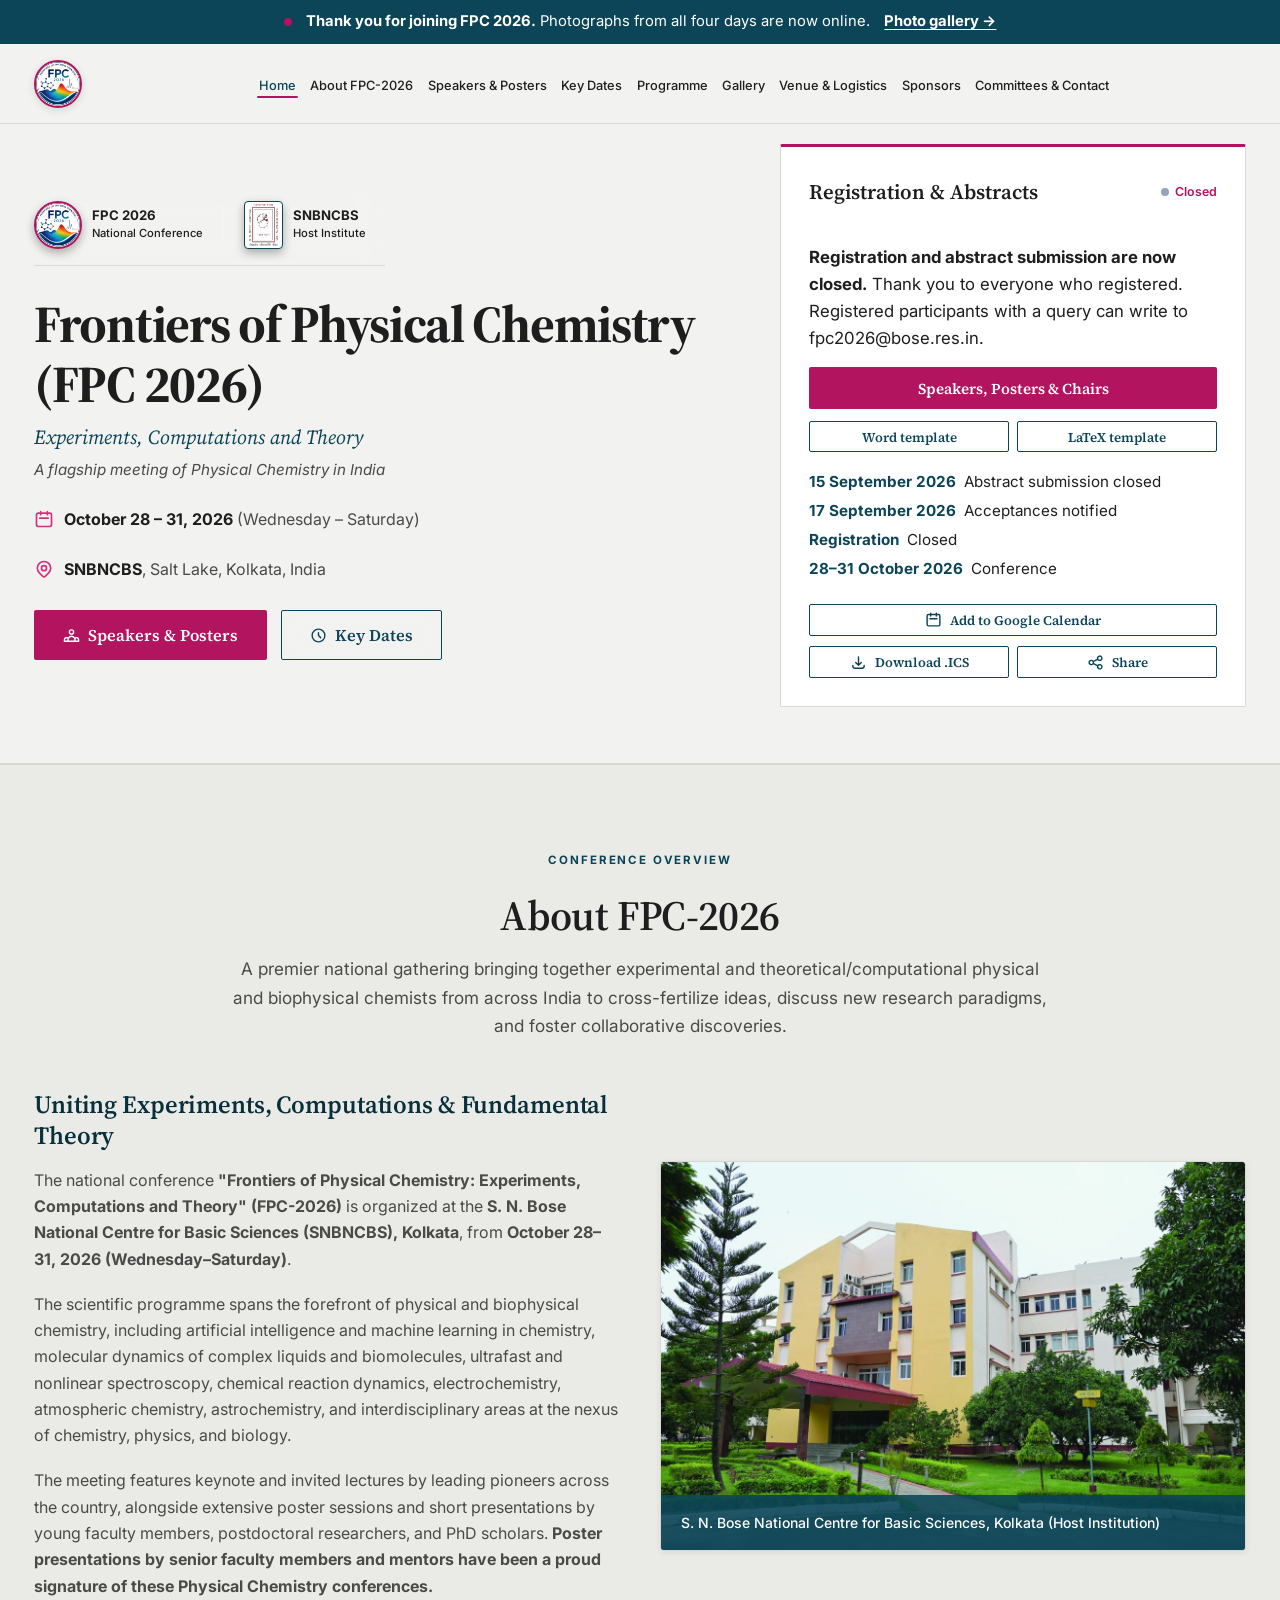
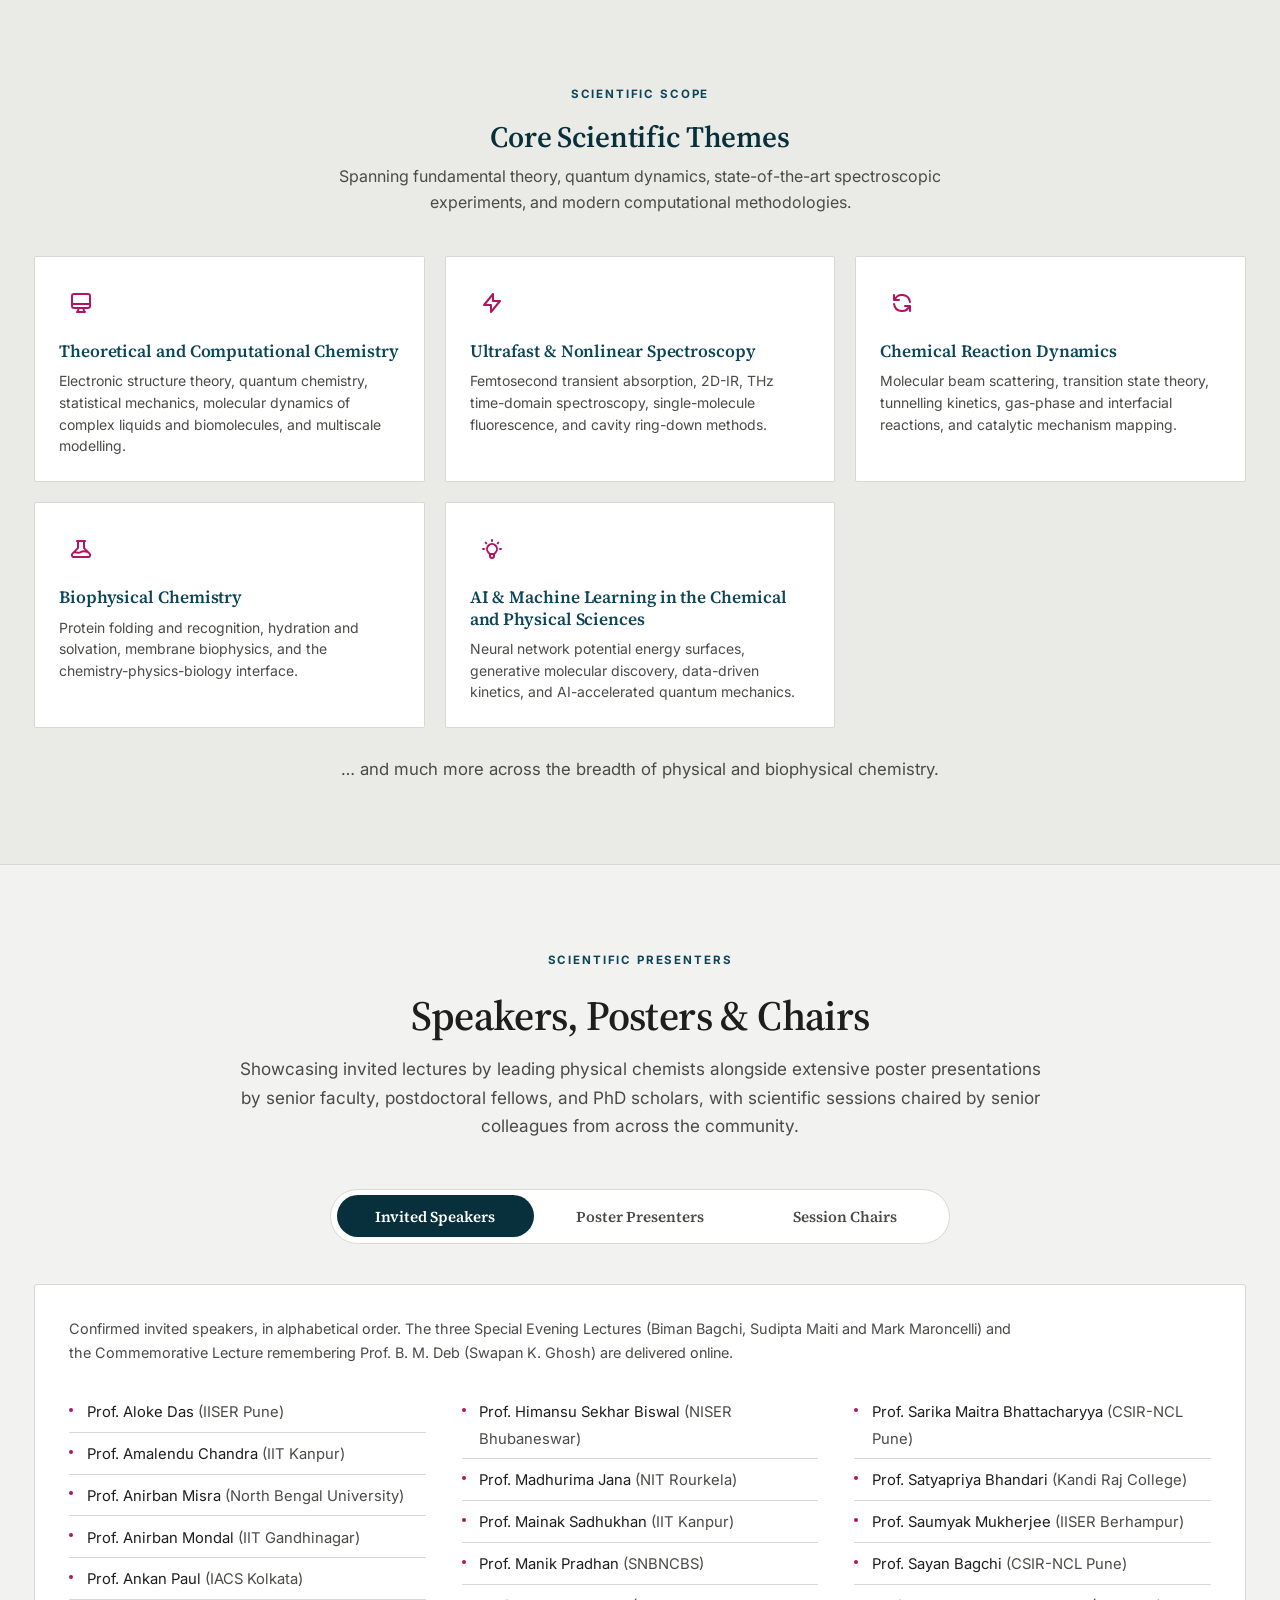
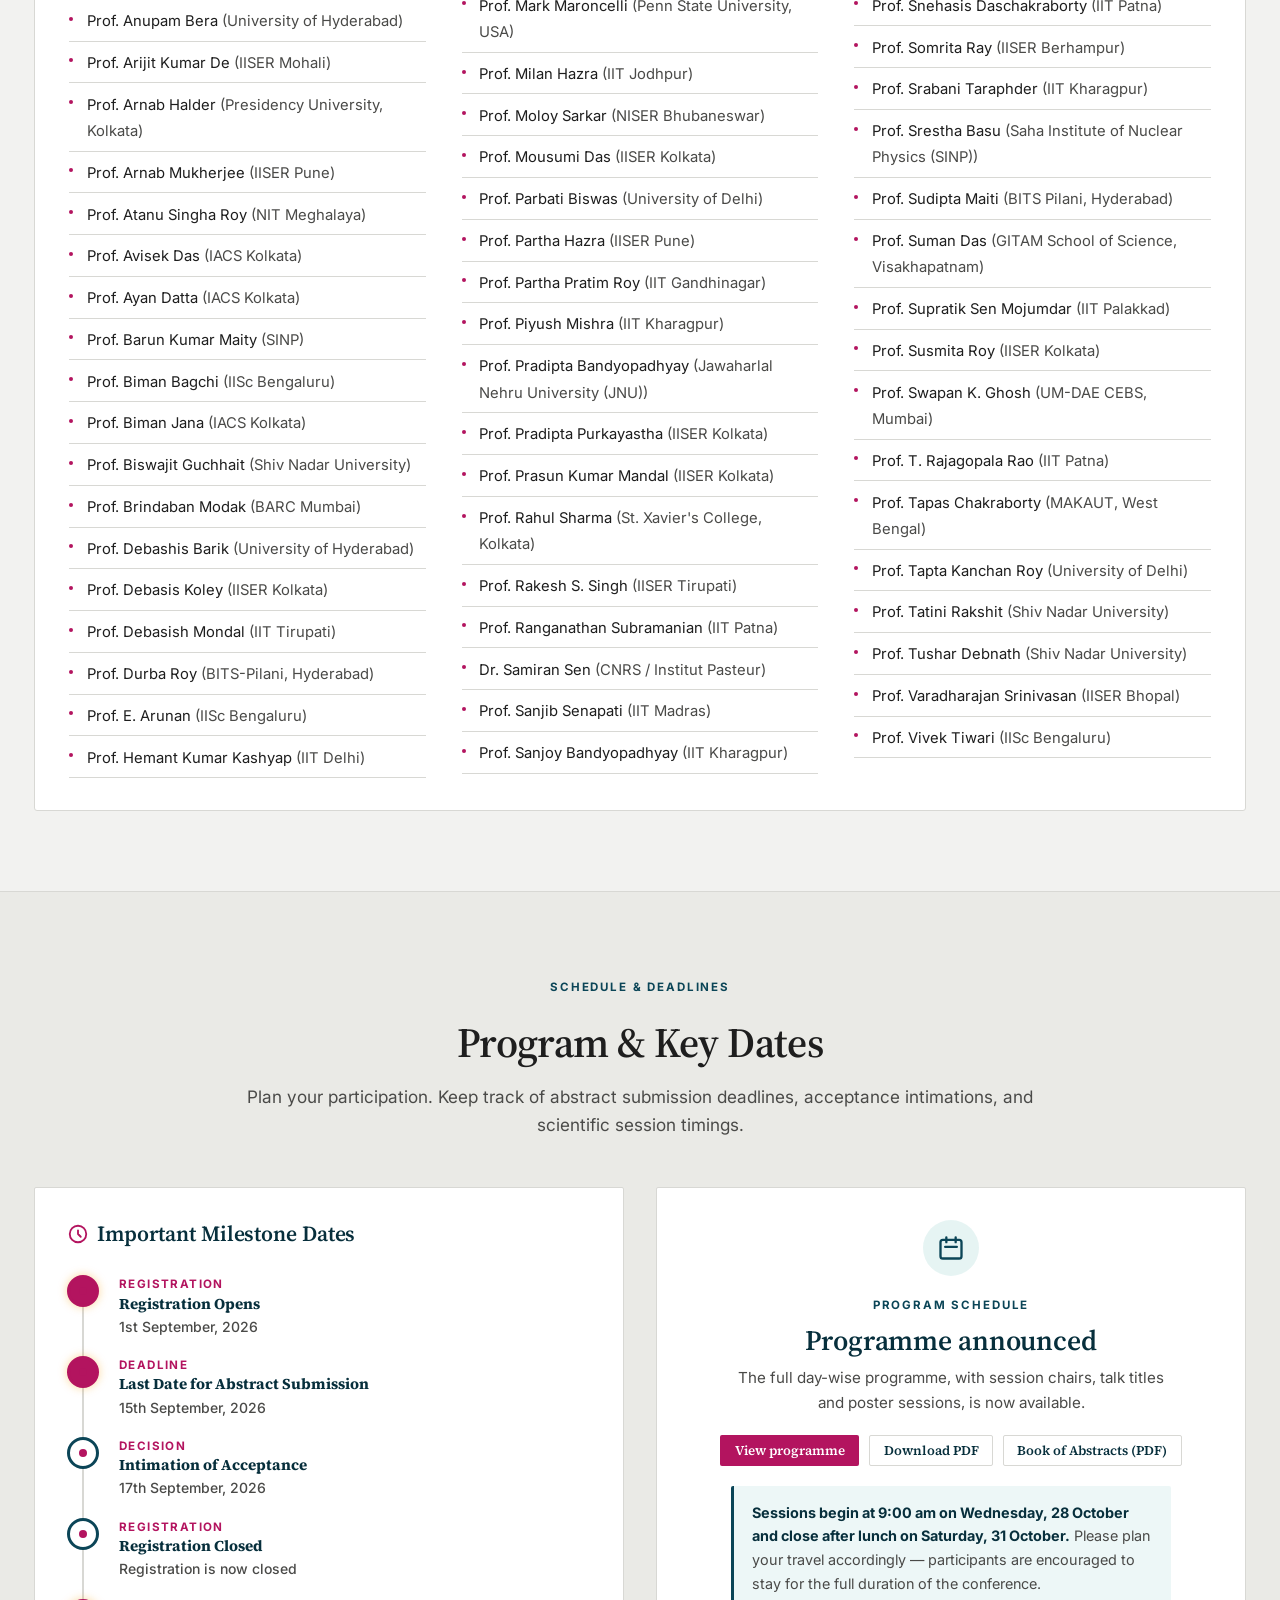
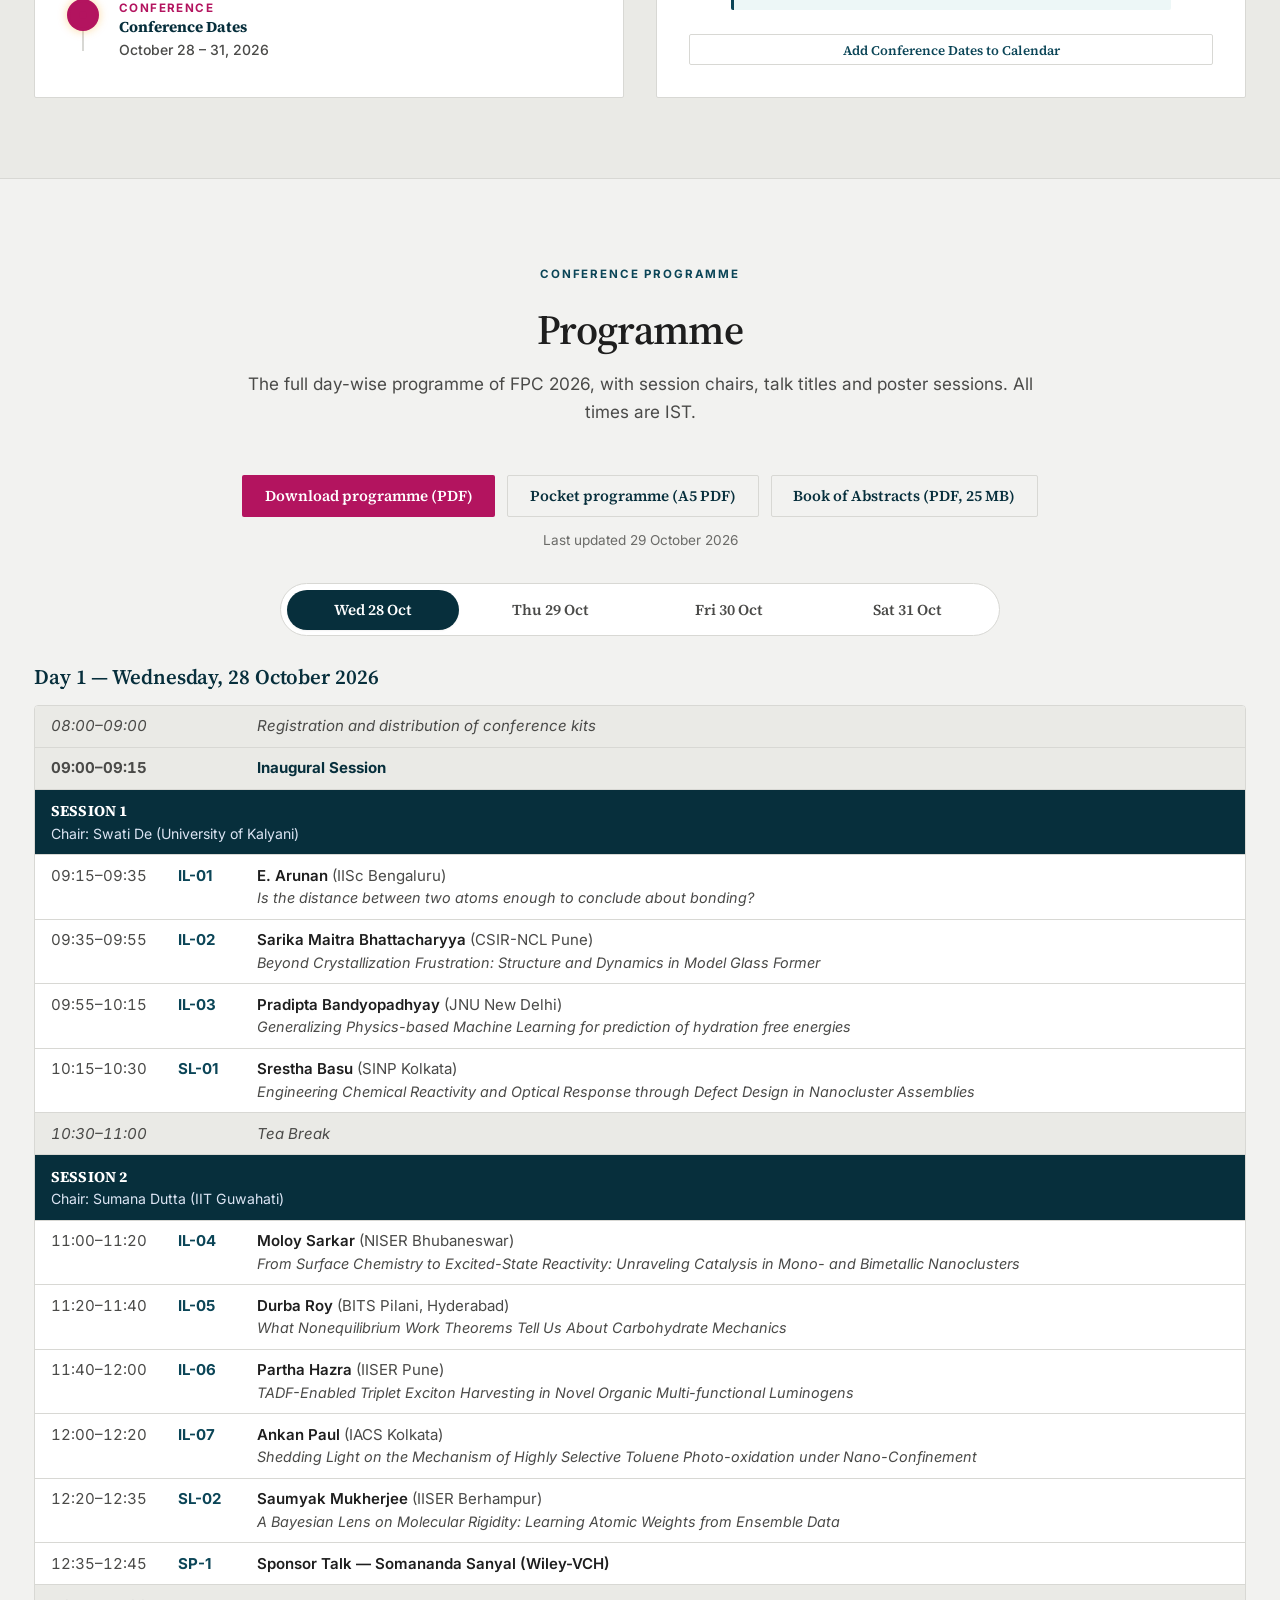
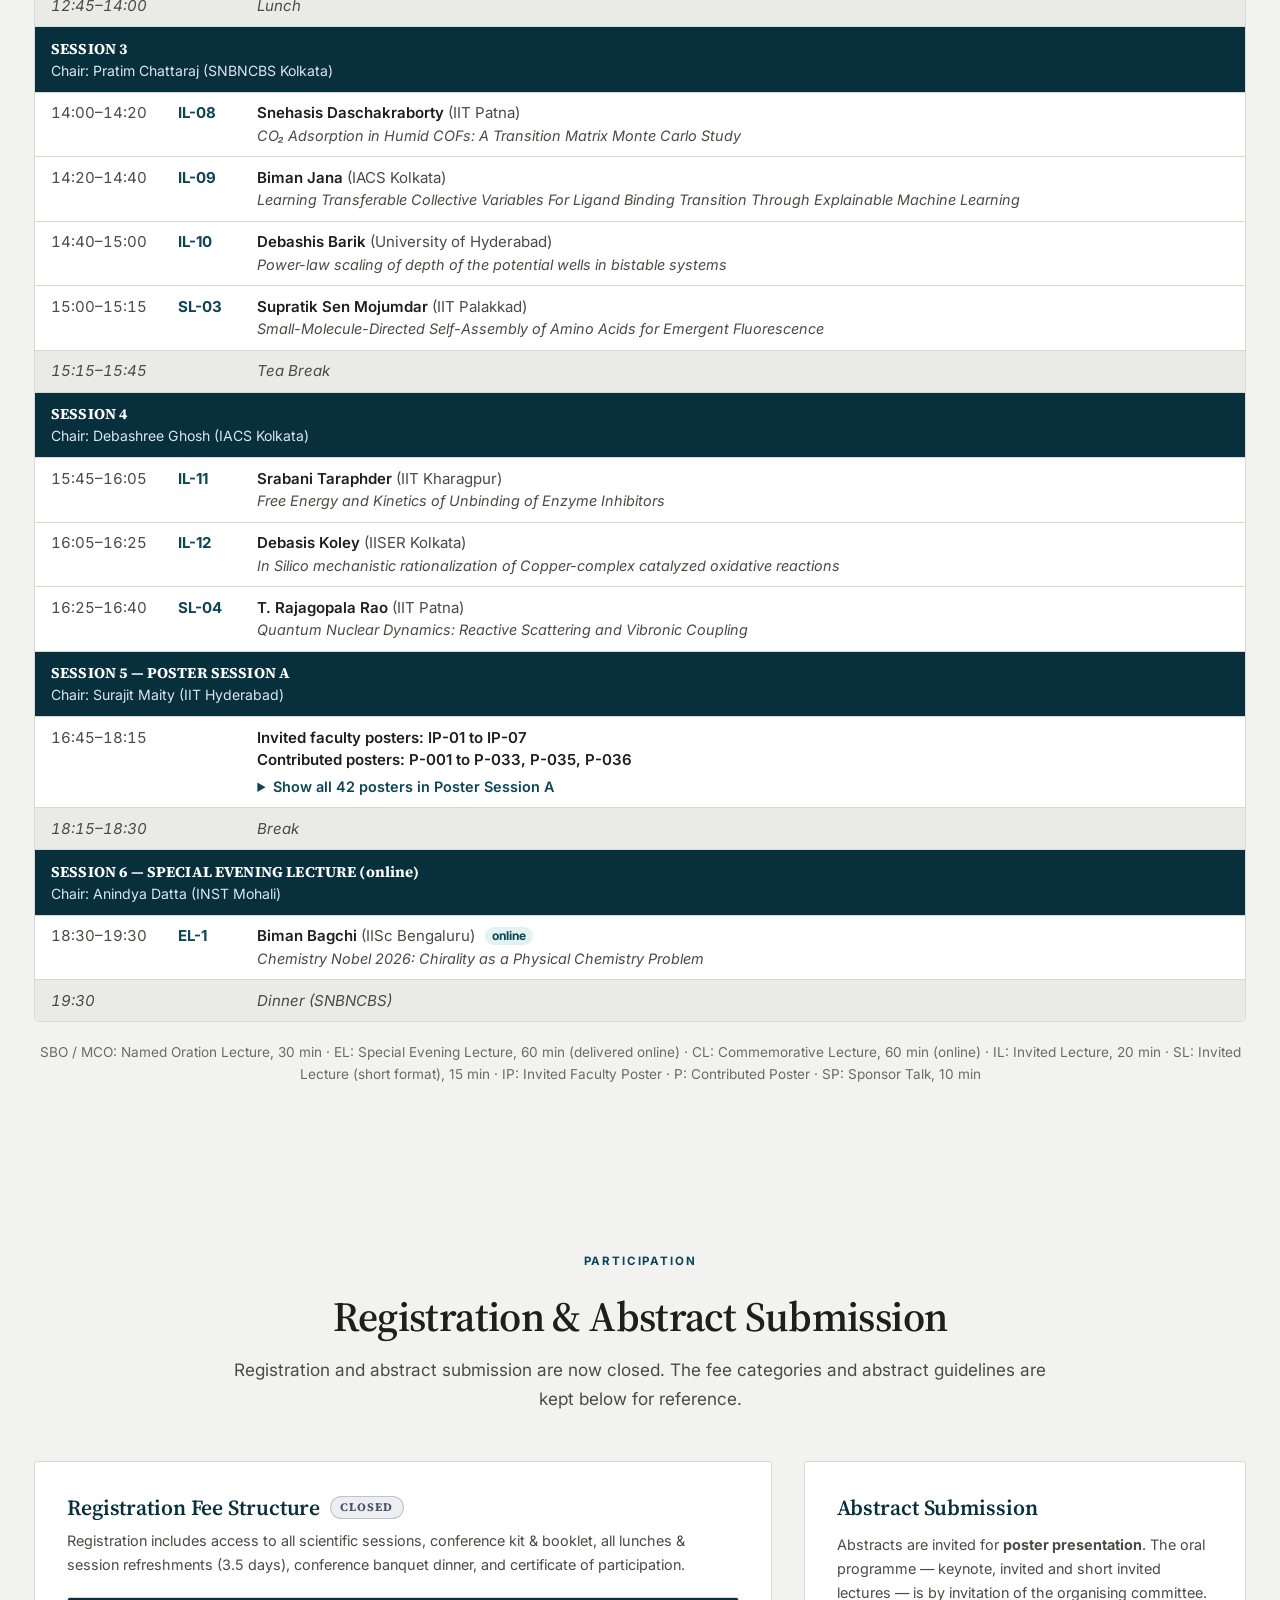
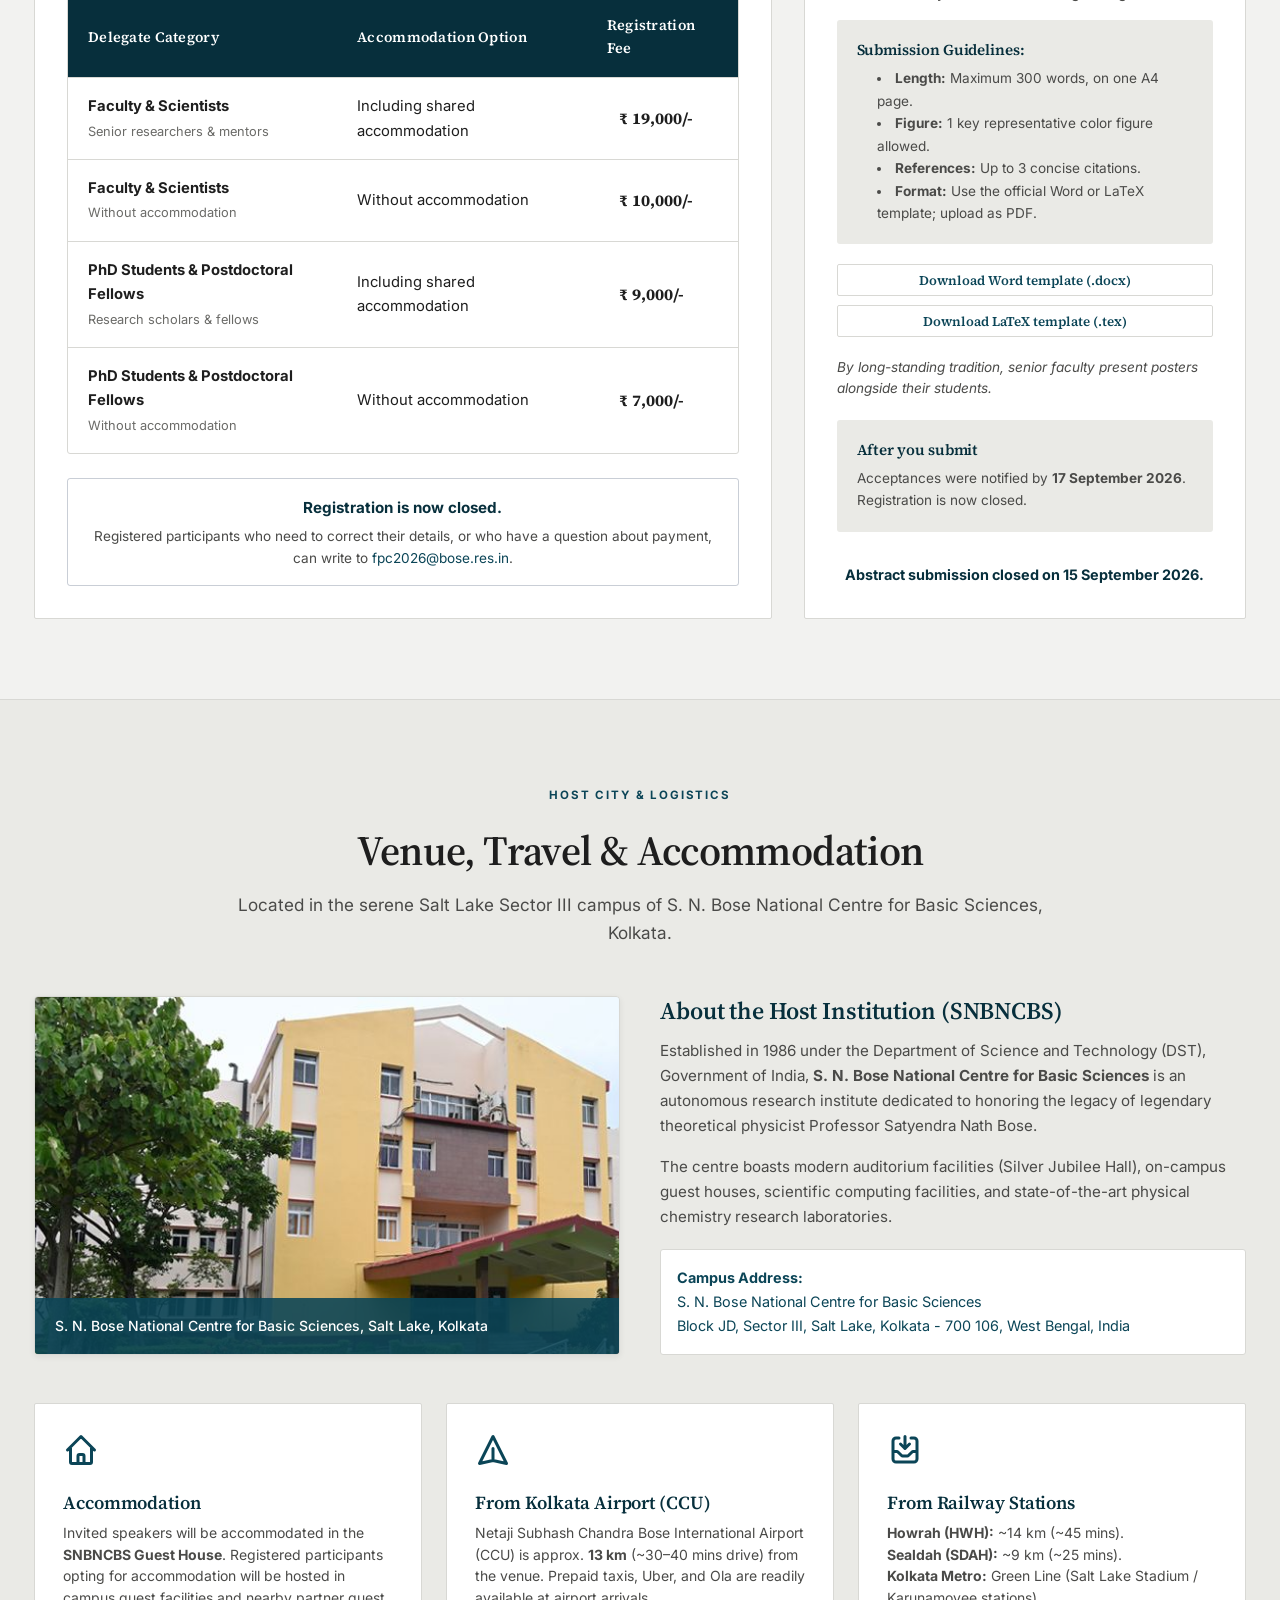
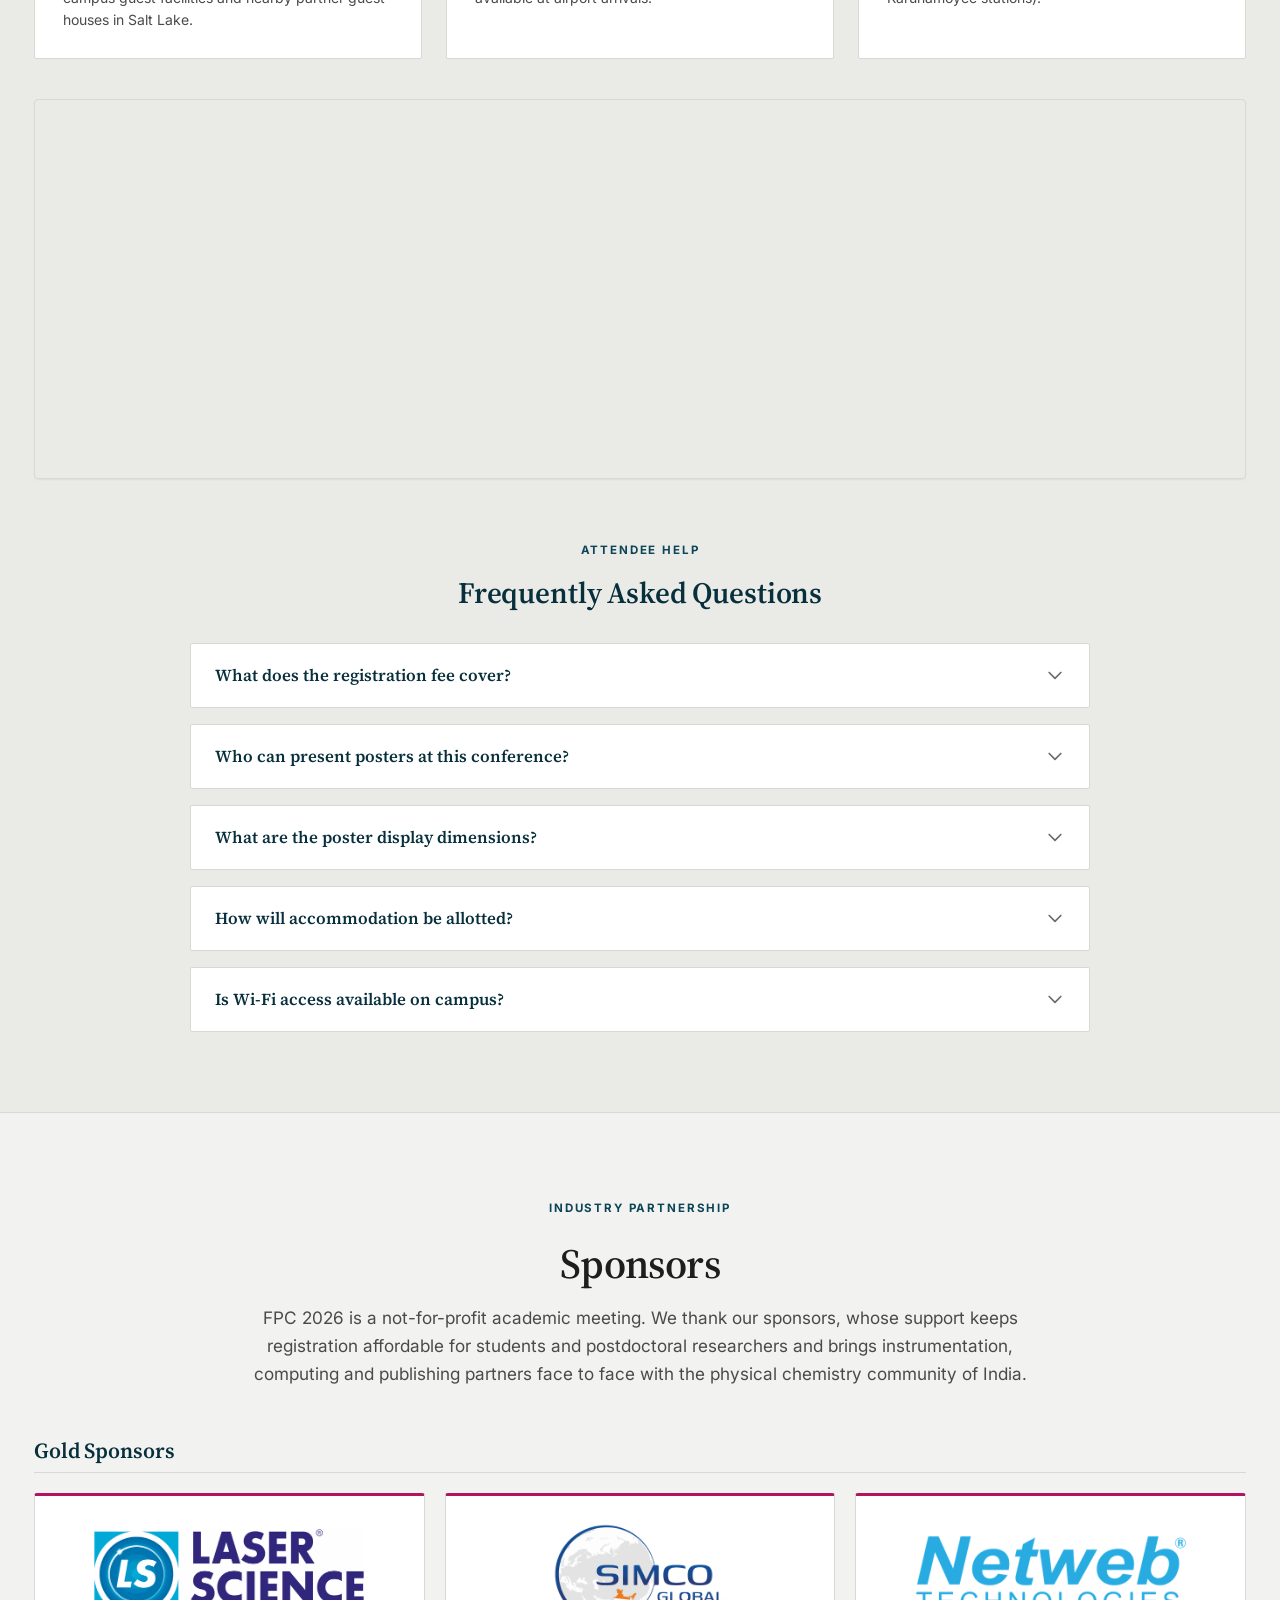
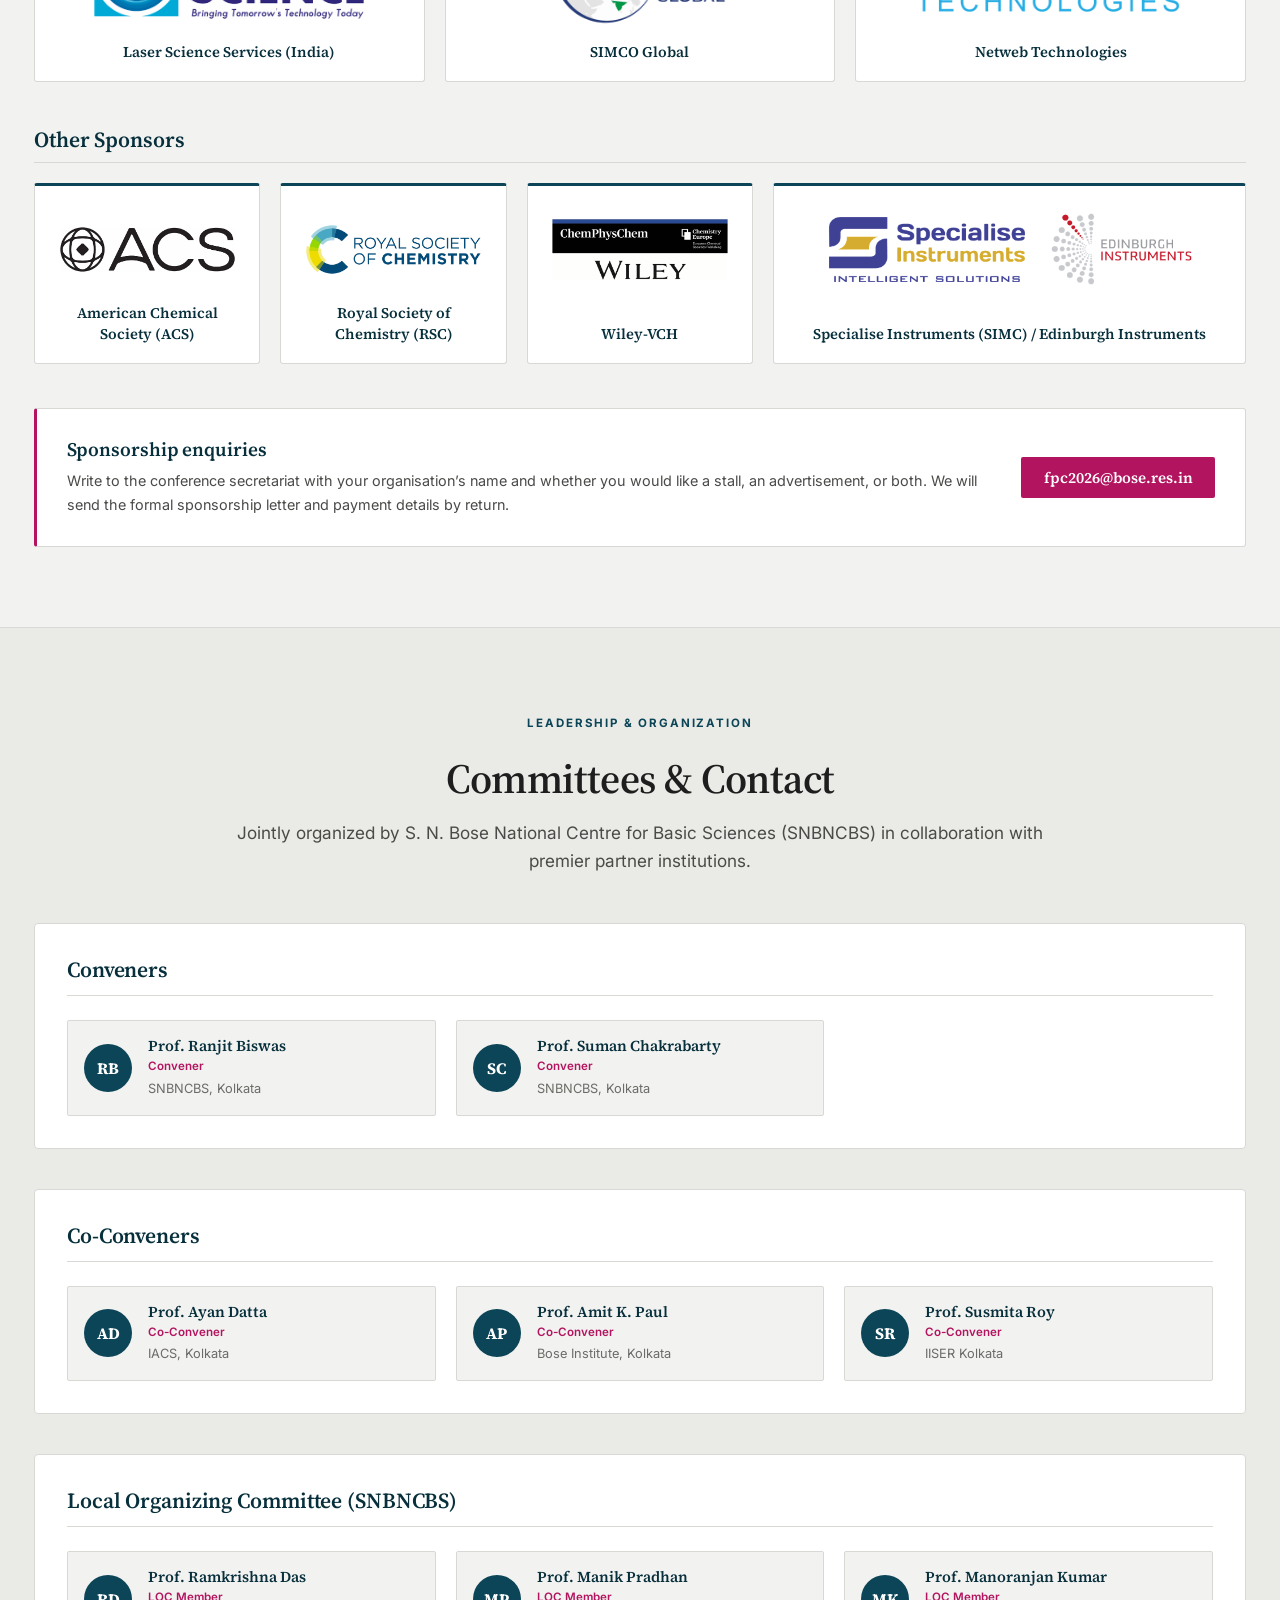
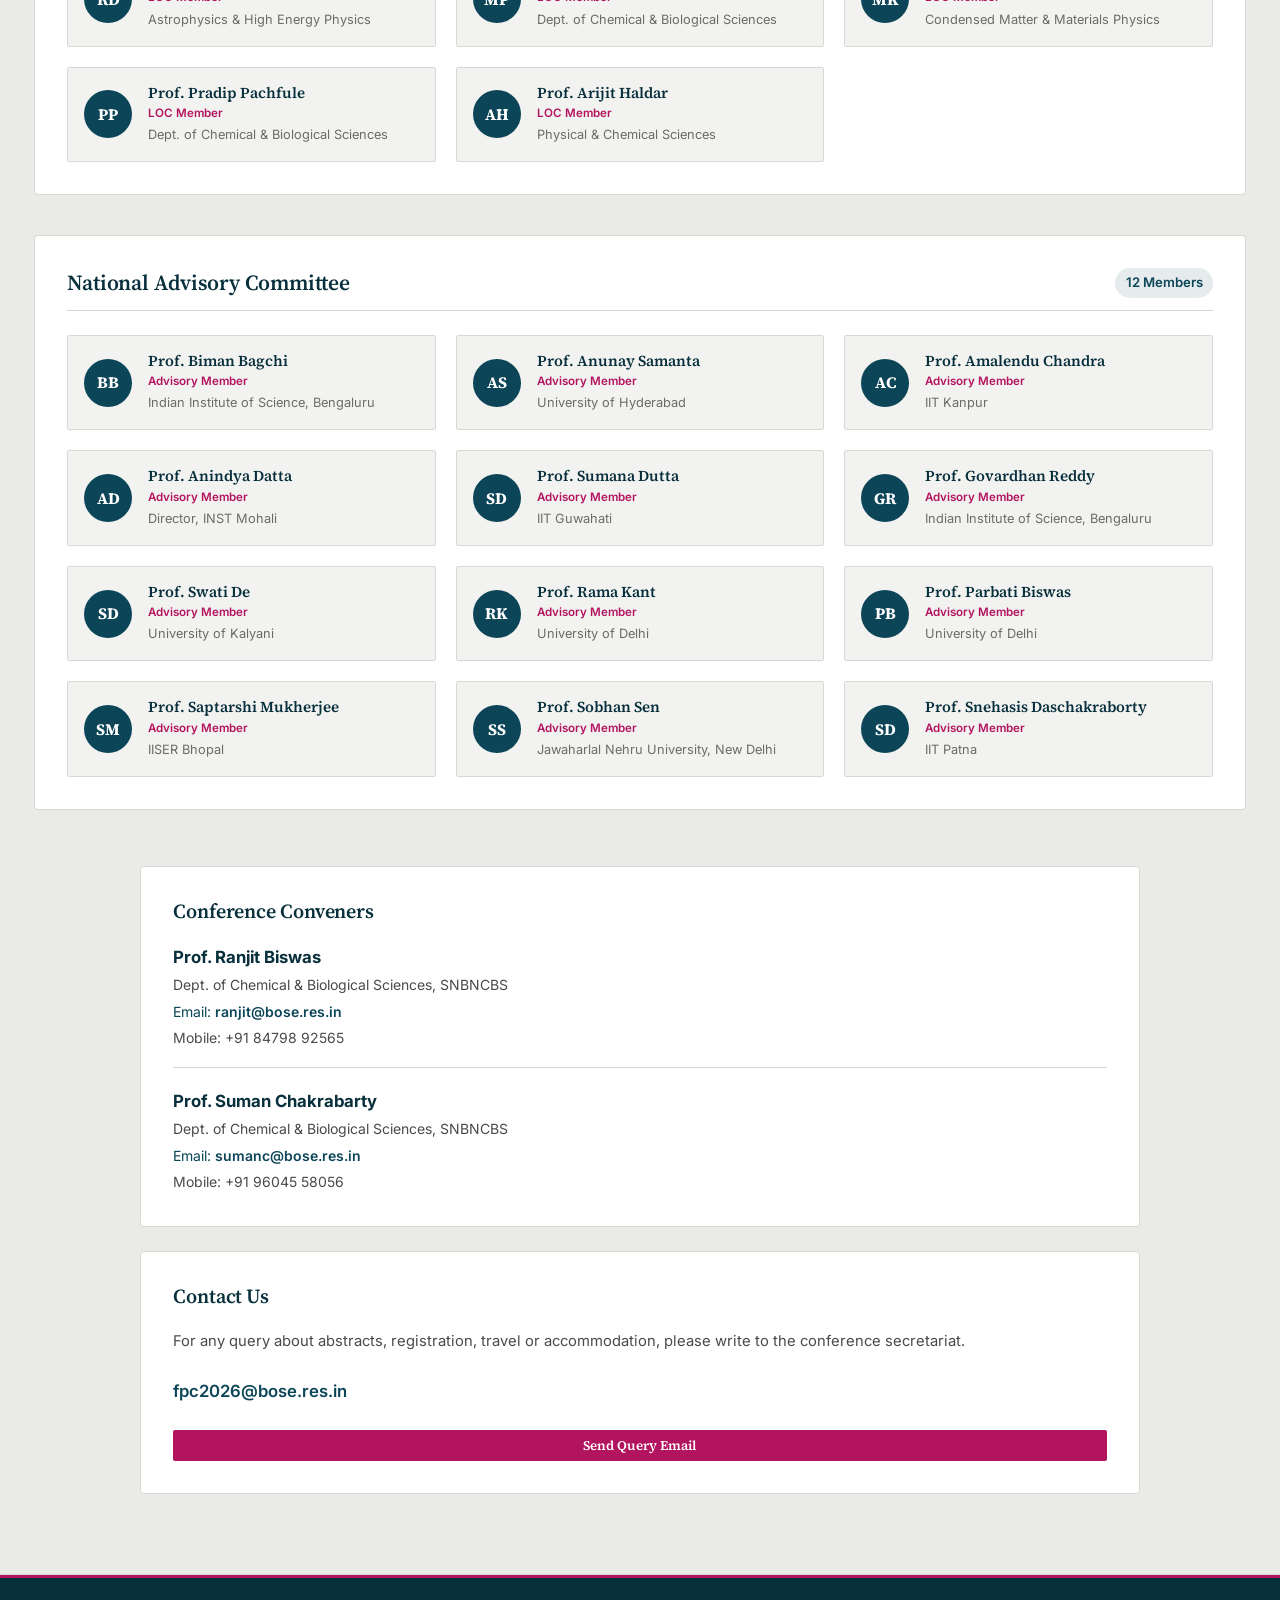
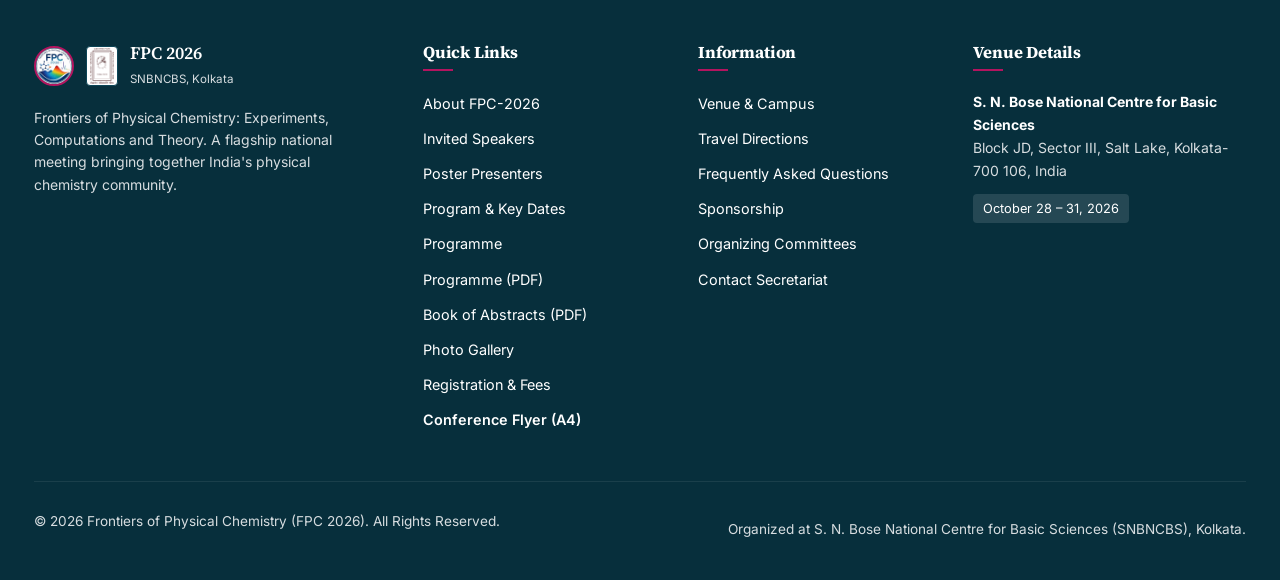
<file: index.html>
<!DOCTYPE html>
<html lang="en">
<head>
  <meta charset="UTF-8">
  <meta name="viewport" content="width=device-width, initial-scale=1.0">
  
  <!-- Primary Meta Tags -->
  <title>Frontiers of Physical Chemistry 2026 | SNBNCBS Kolkata</title>
  <meta name="title" content="Frontiers of Physical Chemistry 2026 | SNBNCBS Kolkata">
  <meta name="description" content="Frontiers of Physical Chemistry: Experiments, Computations and Theory (FPC-2026), 28-31 October 2026 at S. N. Bose National Centre for Basic Sciences, Kolkata. Registration and abstract submission are now closed.">
  <meta name="keywords" content="Physical Chemistry 2026, FPC 2026, SNBNCBS Kolkata, SoPhyC, Theoretical Chemistry, Molecular Dynamics, Ultrafast Spectroscopy, Chemical Physics, AI in Chemistry, Biophysical Chemistry, Ranjit Biswas, Suman Chakrabarty">
  <meta name="author" content="Organizing Committee, Frontiers of Physical Chemistry 2026">
  
  <!-- Open Graph / Facebook / LinkedIn -->
  <meta property="og:type" content="website">
  <meta property="og:url" content="https://fpc2026.in/">
  <meta property="og:title" content="Frontiers of Physical Chemistry 2026 | SNBNCBS Kolkata">
  <meta property="og:description" content="A flagship meeting of Physical Chemistry in India: Experiments, Computations and Theory. Oct 28–31, 2026 at S. N. Bose National Centre for Basic Sciences, Kolkata.">
  <meta property="og:image" content="https://fpc2026.in/images/physchem-hero-banner.jpg">

  <!-- Twitter -->
  <meta property="twitter:card" content="summary_large_image">
  <meta property="twitter:title" content="Frontiers of Physical Chemistry 2026 | SNBNCBS Kolkata">
  <meta property="twitter:description" content="A flagship meeting of Physical Chemistry in India: Experiments, Computations and Theory. Oct 28–31, 2026 at S. N. Bose National Centre for Basic Sciences, Kolkata.">
  <meta property="twitter:image" content="https://fpc2026.in/images/physchem-hero-banner.jpg">

  <!-- Favicon -->
  <link rel="icon" type="image/png" sizes="32x32" href="./images/favicon-32.png">
  <link rel="apple-touch-icon" sizes="180x180" href="./images/apple-touch-icon.png">
  <link rel="canonical" href="https://fpc2026.in/">
  <meta name="theme-color" content="#071326">

  <!-- Google Web Fonts -->
  <link rel="preconnect" href="https://fonts.googleapis.com">
  <link rel="preconnect" href="https://fonts.gstatic.com" crossorigin>
  <link href="https://fonts.googleapis.com/css2?family=Inter:wght@400;500;600;700&family=Source+Serif+4:ital,opsz,wght@0,8..60,400;0,8..60,600;0,8..60,700;1,8..60,400&display=swap" rel="stylesheet">

  <!-- Stylesheets -->
  <link rel="stylesheet" href="./css/style.css?v=2.2">
  <link rel="stylesheet" href="./css/components.css?v=2.4">
  <link rel="stylesheet" href="./css/identity.css?v=1.0">

  <script type="application/ld+json">
  {
    "@context": "https://schema.org",
    "@type": "Event",
    "name": "Frontiers of Physical Chemistry 2026 (FPC 2026): Experiments, Computations and Theory",
    "alternateName": "FPC 2026",
    "description": "A flagship national conference of physical chemistry in India, bringing together experimentalists, theorists and computational scientists.",
    "startDate": "2026-10-28T09:00:00+05:30",
    "endDate": "2026-10-31T14:00:00+05:30",
    "eventStatus": "https://schema.org/EventScheduled",
    "eventAttendanceMode": "https://schema.org/OfflineEventAttendanceMode",
    "image": "https://fpc2026.in/images/physchem-hero-banner.jpg",
    "url": "https://fpc2026.in/",
    "inLanguage": "en",
    "location": {
      "@type": "Place",
      "name": "S. N. Bose National Centre for Basic Sciences",
      "address": {
        "@type": "PostalAddress",
        "streetAddress": "Block JD, Sector III, Salt Lake",
        "addressLocality": "Kolkata",
        "postalCode": "700106",
        "addressRegion": "West Bengal",
        "addressCountry": "IN"
      }
    },
    "organizer": {
      "@type": "Organization",
      "name": "S. N. Bose National Centre for Basic Sciences",
      "url": "https://www.bose.res.in/",
      "email": "fpc2026@bose.res.in"
    },
    "offers": [
      { "@type": "Offer", "name": "Faculty / Scientist \u2014 with accommodation", "price": "19000", "priceCurrency": "INR", "availability": "https://schema.org/SoldOut", "availabilityStarts": "2026-09-01T00:00:00+05:30", "validThrough": "2026-09-30T23:59:00+05:30", "url": "https://fpc2026.in/#registration", "category": "Faculty" },
      { "@type": "Offer", "name": "Faculty / Scientist \u2014 without accommodation", "price": "10000", "priceCurrency": "INR", "availability": "https://schema.org/SoldOut", "availabilityStarts": "2026-09-01T00:00:00+05:30", "validThrough": "2026-09-30T23:59:00+05:30", "url": "https://fpc2026.in/#registration", "category": "Faculty" },
      { "@type": "Offer", "name": "PhD student / Postdoc \u2014 with accommodation", "price": "9000", "priceCurrency": "INR", "availability": "https://schema.org/SoldOut", "availabilityStarts": "2026-09-01T00:00:00+05:30", "validThrough": "2026-09-30T23:59:00+05:30", "url": "https://fpc2026.in/#registration", "category": "Student" },
      { "@type": "Offer", "name": "PhD student / Postdoc \u2014 without accommodation", "price": "7000", "priceCurrency": "INR", "availability": "https://schema.org/SoldOut", "availabilityStarts": "2026-09-01T00:00:00+05:30", "validThrough": "2026-09-30T23:59:00+05:30", "url": "https://fpc2026.in/#registration", "category": "Student" }
    ]
  }
  </script>
</head>
<body>
  <a class="skip-link" href="#home">Skip to main content</a>

  <!-- Site-wide announcement -->
  <div class="announce-bar">
    <div class="container announce-inner">
      <span class="announce-dot"></span>
      <span><strong>Thank you for joining FPC 2026.</strong><span class="announce-detail"> Photographs from all four days are now online.</span></span>
      <a href="./gallery.html" class="announce-link">Photo gallery &rarr;</a>
    </div>
  </div>


  <!-- ==========================================================================
       Header & Streamlined Navigation Bar
       ========================================================================== -->
  <header class="site-header">
    <div class="container nav-container">
      <a href="#home" class="brand-wrapper" aria-label="FPC 2026 Home">
        <img loading="eager" decoding="async" width="320" height="320" src="./images/conference_logo.jpeg" alt="FPC 2026 Logo" class="brand-logo">
      </a>

      <!-- Streamlined Desktop Navigation (7 Intuitive Links) -->
      <nav aria-label="Main Navigation">
        <ul class="nav-menu">
          <li><a href="#home" class="nav-link active">Home</a></li>
          <li><a href="#about" class="nav-link">About FPC-2026</a></li>
          <li><a href="#presenters" class="nav-link">Speakers & Posters</a></li>
          <li><a href="#program" class="nav-link">Key Dates</a></li>
          <li><a href="#schedule" class="nav-link">Programme</a></li>
          <li><a href="./gallery.html" class="nav-link">Gallery</a></li>
          <li><a href="#venue" class="nav-link">Venue & Logistics</a></li>
          <li><a href="#sponsors" class="nav-link">Sponsors</a></li>
          <li><a href="#committees" class="nav-link">Committees & Contact</a></li>
        </ul>
      </nav>

      <!-- Mobile Toggle -->
      <div class="nav-actions">
        <button class="mobile-toggle" id="mobile-toggle" aria-label="Toggle Menu" aria-expanded="false">
          <span></span>
          <span></span>
          <span></span>
        </button>
      </div>
    </div>
  </header>

  <!-- Mobile Drawer Menu -->
  <div class="mobile-drawer" id="mobile-drawer">
    <a href="#home" class="mobile-nav-link">Home</a>
    <a href="#about" class="mobile-nav-link">About FPC-2026 & Themes</a>
    <a href="#presenters" class="mobile-nav-link">Speakers & Posters</a>
    <a href="#program" class="mobile-nav-link">Program & Key Dates</a>
    <a href="#schedule" class="mobile-nav-link">Programme (full schedule)</a>
    <a href="./gallery.html" class="mobile-nav-link">Photo Gallery</a>
    <a href="#registration" class="mobile-nav-link">Registration & Abstract</a>
    <a href="#venue" class="mobile-nav-link">Venue & Logistics</a>
    <a href="#sponsors" class="mobile-nav-link">Sponsors</a>
    <a href="#committees" class="mobile-nav-link">Committees & Contact</a>
  </div>

  <!-- ==========================================================================
       Hero Section
       ========================================================================== -->
  <main id="main">
  <section id="home" class="hero-section">
    <div class="hero-bg-overlay"></div>
    <div class="hero-particles"></div>

    <div class="container hero-content">
      <div class="hero-grid">
        <!-- Left Column: Branding, Title, Metadata & CTAs -->
        <div class="hero-text-col">
          <!-- Dual Logos Showcase Badge -->
          <div class="hero-logos-showcase">
            <div class="hero-logo-item">
              <img loading="eager" decoding="async" width="320" height="320" src="./images/conference_logo.jpeg" alt="FPC 2026 Conference Logo" class="hero-logo-img">
              <div class="hero-logo-meta">
                <span class="hero-logo-label">FPC 2026</span>
                <span class="hero-logo-sub">National Conference</span>
              </div>
            </div>
            <div class="hero-logo-divider"></div>
            <div class="hero-logo-item">
              <img loading="eager" decoding="async" width="200" height="294" src="./images/SNBNCBS_Logo-64X90.png" alt="SNBNCBS Official Logo" class="hero-logo-img snb-logo">
              <div class="hero-logo-meta">
                <span class="hero-logo-label">SNBNCBS</span>
                <span class="hero-logo-sub">Host Institute</span>
              </div>
            </div>
          </div>

          <h1 class="hero-title">
            Frontiers of <span class="hero-title-highlight">Physical Chemistry</span> (FPC 2026)
          </h1>
          <div class="hero-subtitle">
            Experiments, Computations and Theory
          </div>
          <p class="hero-tagline">
            A flagship meeting of Physical Chemistry in India
          </p>

          <div class="hero-meta-list">
            <div class="hero-meta-item">
              <svg class="hero-meta-icon" fill="none" stroke="currentColor" viewBox="0 0 24 24">
                <path stroke-linecap="round" stroke-linejoin="round" stroke-width="2" d="M8 7V3m8 4V3m-9 8h10M5 21h14a2 2 0 002-2V7a2 2 0 00-2-2H5a2 2 0 00-2 2v12a2 2 0 002 2z"></path>
              </svg>
              <span><strong>October 28 – 31, 2026</strong> (Wednesday – Saturday)</span>
            </div>
            <div class="hero-meta-item">
              <svg class="hero-meta-icon" fill="none" stroke="currentColor" viewBox="0 0 24 24">
                <path stroke-linecap="round" stroke-linejoin="round" stroke-width="2" d="M17.657 16.657L13.414 20.9a1.998 1.998 0 01-2.827 0l-4.244-4.243a8 8 0 1111.314 0z"></path>
                <path stroke-linecap="round" stroke-linejoin="round" stroke-width="2" d="M15 11a3 3 0 11-6 0 3 3 0 016 0z"></path>
              </svg>
              <span><strong>SNBNCBS</strong>, Salt Lake, Kolkata, India</span>
            </div>
          </div>

          <div class="hero-cta-group">
            <a href="#presenters" class="btn btn-gold btn-lg">
              <svg aria-hidden="true" focusable="false" class="btn-icon" fill="none" stroke="currentColor" viewBox="0 0 24 24">
                <path stroke-linecap="round" stroke-linejoin="round" stroke-width="2" d="M17 20h5v-2a3 3 0 00-5.356-1.857M17 20H7m10 0v-2c0-.656-.126-1.283-.356-1.857M7 20H2v-2a3 3 0 015.356-1.857M7 20v-2c0-.656.126-1.283.356-1.857m0 0a5.002 5.002 0 019.288 0M15 7a3 3 0 11-6 0 3 3 0 016 0z"></path>
              </svg>
              Speakers &amp; Posters
            </a>
            <a href="#program" class="btn btn-outline btn-lg">
              <svg aria-hidden="true" focusable="false" class="btn-icon" fill="none" stroke="currentColor" viewBox="0 0 24 24">
                <path stroke-linecap="round" stroke-linejoin="round" stroke-width="2" d="M12 8v4l3 3m6-3a9 9 0 11-18 0 9 9 0 0118 0z"></path>
              </svg>
              Key Dates
            </a>
          </div>
        </div>

        <!-- Right Column: Interactive Card with Live Countdown & Quick Calendar Sync -->
        <div class="hero-card-col">
          <div class="hero-card">
            <div class="hero-card-header">
              <span class="hero-card-title">Registration &amp; Abstracts</span>
              <span class="hero-card-status" style="color: var(--text-subtle);">
                <span style="width: 8px; height: 8px; border-radius: 50%; background: #94a3b8; display: inline-block;"></span> Closed
              </span>
            </div>

            <p style="color: var(--text-light); font-size: 1.05rem; line-height: 1.6; margin: 0.35rem 0 1rem;">
              <strong>Registration and abstract submission are now closed.</strong> Thank you to
              everyone who registered. Registered participants with a query can write to
              <a href="mailto:fpc2026@bose.res.in">fpc2026@bose.res.in</a>.
            </p>

            <a href="#presenters" class="btn btn-gold" style="width: 100%; justify-content: center; margin-bottom: 0.75rem;">
              Speakers, Posters &amp; Chairs
            </a>

            <div style="display: flex; gap: 0.5rem; margin-bottom: 1rem;">
              <a href="https://drive.google.com/uc?export=download&amp;id=1Nw_BNlSgxDAl4A54GIappQs2lAEwFXwC" class="btn btn-outline btn-sm" style="flex: 1; justify-content: center;">Word template</a>
              <a href="https://drive.google.com/uc?export=download&amp;id=1vxPLSk3gE32XC1nuTPJs2eUe_KtX8g6F" class="btn btn-outline btn-sm" style="flex: 1; justify-content: center;">LaTeX template</a>
            </div>

            <ul style="list-style: none; padding: 0; margin: 0 0 1.25rem; color: var(--text-light); font-size: 0.95rem; line-height: 1.9;">
              <li><strong>15 September 2026</strong> &nbsp;Abstract submission closed</li>
              <li><strong>17 September 2026</strong> &nbsp;Acceptances notified</li>
              <li><strong>Registration</strong> &nbsp;Closed</li>
              <li><strong>28&ndash;31 October 2026</strong> &nbsp;Conference</li>
            </ul>

            <!-- Calendar & Share Actions -->
            <div class="card-actions-row">
              <button onclick="window.addToGoogleCalendar()" class="btn btn-outline btn-sm" style="width: 100%; justify-content: center;">
                <svg aria-hidden="true" focusable="false" class="btn-icon" fill="none" stroke="currentColor" viewBox="0 0 24 24">
                  <path stroke-linecap="round" stroke-linejoin="round" stroke-width="2" d="M8 7V3m8 4V3m-9 8h10M5 21h14a2 2 0 002-2V7a2 2 0 00-2-2H5a2 2 0 00-2 2v12a2 2 0 002 2z"></path>
                </svg>
                Add to Google Calendar
              </button>
              <div style="display: flex; gap: 0.5rem;">
                <button onclick="window.downloadICS()" class="btn btn-outline btn-sm" style="flex: 1; justify-content: center;" title="Download iCal file for Apple Calendar & Outlook">
                  <svg aria-hidden="true" focusable="false" class="btn-icon" fill="none" stroke="currentColor" viewBox="0 0 24 24">
                    <path stroke-linecap="round" stroke-linejoin="round" stroke-width="2" d="M4 16v1a3 3 0 003 3h10a3 3 0 003-3v-1m-4-4l-4 4m0 0l-4-4m4 4V4"></path>
                  </svg>
                  Download .ICS
                </button>
                <button onclick="window.shareConference()" class="btn btn-outline btn-sm" style="flex: 1; justify-content: center;" title="Share conference link">
                  <svg aria-hidden="true" focusable="false" class="btn-icon" fill="none" stroke="currentColor" viewBox="0 0 24 24">
                    <path stroke-linecap="round" stroke-linejoin="round" stroke-width="2" d="M8.684 13.342C8.886 12.938 9 12.482 9 12c0-.482-.114-.938-.316-1.342m0 2.684a3 3 0 110-2.684m0 2.684l6.632 3.316m-6.632-6l6.632-3.316m0 0a3 3 0 105.367-2.684 3 3 0 00-5.367 2.684zm0 9.316a3 3 0 105.368 2.684 3 3 0 00-5.368-2.684z"></path>
                  </svg>
                  Share
                </button>
              </div>
            </div>
          </div>
        </div>
      </div>
    </div>
  </section>

  <!-- ==========================================================================
       About FPC-2026 & Scientific Themes
       ========================================================================== -->
  <section id="about" class="section section-alt">
    <div class="container">
      <div class="section-header">
        <span class="section-badge">Conference Overview</span>
        <h2 class="section-title">About FPC-2026</h2>
        <p class="section-desc">
          A premier national gathering bringing together experimental and theoretical/computational physical and biophysical chemists from across India to cross-fertilize ideas, discuss new research paradigms, and foster collaborative discoveries.
        </p>
      </div>

      <div class="venue-grid" style="align-items: center; margin-bottom: 3.5rem;">
        <div class="about-text-content">
          <h3 style="font-size: 1.55rem; margin-bottom: 1rem; color: var(--primary-900);">
            Uniting Experiments, Computations & Fundamental Theory
          </h3>
          <p style="color: var(--text-muted); margin-bottom: 1.15rem;">
            The national conference <strong>"Frontiers of Physical Chemistry: Experiments, Computations and Theory" (FPC-2026)</strong> is organized at the <strong>S. N. Bose National Centre for Basic Sciences (SNBNCBS), Kolkata</strong>, from <strong>October 28–31, 2026 (Wednesday–Saturday)</strong>.
          </p>
          <p style="color: var(--text-muted); margin-bottom: 1.15rem;">
            The scientific programme spans the forefront of physical and biophysical chemistry, including artificial intelligence and machine learning in chemistry, molecular dynamics of complex liquids and biomolecules, ultrafast and nonlinear spectroscopy, chemical reaction dynamics, electrochemistry, atmospheric chemistry, astrochemistry, and interdisciplinary areas at the nexus of chemistry, physics, and biology.
          </p>
          <p style="color: var(--text-muted); margin-bottom: 1.5rem;">
            The meeting features keynote and invited lectures by leading pioneers across the country, alongside extensive poster sessions and short presentations by young faculty members, postdoctoral researchers, and PhD scholars. <strong>Poster presentations by senior faculty members and mentors have been a proud signature of these Physical Chemistry conferences.</strong>
          </p>
          
        </div>

        <div class="venue-image-wrapper">
          <img loading="lazy" decoding="async" width="1200" height="798" src="./images/S-N-Bose-Centre-scaled.jpg" alt="SNBNCBS Campus, Kolkata" class="venue-image">
          <div class="venue-caption">
            S. N. Bose National Centre for Basic Sciences, Kolkata (Host Institution)
          </div>
        </div>
      </div>

      <!-- Core Scientific Themes -->
      <div style="text-align: center; margin-top: 1rem;">
        <span class="section-badge">Scientific Scope</span>
        <h3 style="font-size: 1.85rem; color: var(--primary-900); margin-bottom: 0.5rem;">Core Scientific Themes</h3>
        <p style="color: var(--text-muted); max-width: 700px; margin: 0 auto;">
          Spanning fundamental theory, quantum dynamics, state-of-the-art spectroscopic experiments, and modern computational methodologies.
        </p>
      </div>

      <div class="themes-grid">
        <div class="theme-card">
          <div class="theme-icon-wrapper">
            <svg aria-hidden="true" focusable="false" class="theme-icon" fill="none" stroke="currentColor" viewBox="0 0 24 24">
              <path stroke-linecap="round" stroke-linejoin="round" stroke-width="2" d="M9.75 17L9 20l-1 1h8l-1-1-.75-3M3 13h18M5 17h14a2 2 0 002-2V5a2 2 0 00-2-2H5a2 2 0 00-2 2v10a2 2 0 002 2z"></path>
            </svg>
          </div>
          <h4 class="theme-title">Theoretical and Computational Chemistry</h4>
          <p class="theme-desc">Electronic structure theory, quantum chemistry, statistical mechanics, molecular dynamics of complex liquids and biomolecules, and multiscale modelling.</p>
        </div>

        <div class="theme-card">
          <div class="theme-icon-wrapper">
            <svg aria-hidden="true" focusable="false" class="theme-icon" fill="none" stroke="currentColor" viewBox="0 0 24 24">
              <path stroke-linecap="round" stroke-linejoin="round" stroke-width="2" d="M13 10V3L4 14h7v7l9-11h-7z"></path>
            </svg>
          </div>
          <h4 class="theme-title">Ultrafast &amp; Nonlinear Spectroscopy</h4>
          <p class="theme-desc">Femtosecond transient absorption, 2D-IR, THz time-domain spectroscopy, single-molecule fluorescence, and cavity ring-down methods.</p>
        </div>

        <div class="theme-card">
          <div class="theme-icon-wrapper">
            <svg aria-hidden="true" focusable="false" class="theme-icon" fill="none" stroke="currentColor" viewBox="0 0 24 24">
              <path stroke-linecap="round" stroke-linejoin="round" stroke-width="2" d="M4 4v5h.582m15.356 2A8.001 8.001 0 004.582 9m0 0H9m11 11v-5h-.581m0 0a8.003 8.003 0 01-15.357-2m15.357 2H15"></path>
            </svg>
          </div>
          <h4 class="theme-title">Chemical Reaction Dynamics</h4>
          <p class="theme-desc">Molecular beam scattering, transition state theory, tunnelling kinetics, gas-phase and interfacial reactions, and catalytic mechanism mapping.</p>
        </div>

        <div class="theme-card">
          <div class="theme-icon-wrapper">
            <svg aria-hidden="true" focusable="false" class="theme-icon" fill="none" stroke="currentColor" viewBox="0 0 24 24">
              <path stroke-linecap="round" stroke-linejoin="round" stroke-width="2" d="M19.428 15.428a2 2 0 00-1.022-.547l-2.387-.477a6 6 0 00-3.86.517l-.318.158a6 6 0 01-3.86.517L6.05 15.21a2 2 0 00-1.806.547M8 4h8l-1 1v5.172a2 2 0 00.586 1.414l5 5c1.26 1.26.367 3.414-1.415 3.414H4.828c-1.782 0-2.674-2.154-1.414-3.414l5-5A2 2 0 009 10.172V5L8 4z"></path>
            </svg>
          </div>
          <h4 class="theme-title">Biophysical Chemistry</h4>
          <p class="theme-desc">Protein folding and recognition, hydration and solvation, membrane biophysics, and the chemistry-physics-biology interface.</p>
        </div>

        <div class="theme-card">
          <div class="theme-icon-wrapper">
            <svg aria-hidden="true" focusable="false" class="theme-icon" fill="none" stroke="currentColor" viewBox="0 0 24 24">
              <path stroke-linecap="round" stroke-linejoin="round" stroke-width="2" d="M9.663 17h4.673M12 3v1m6.364 1.636l-.707.707M21 12h-1M4 12H3m3.343-5.657l-.707-.707m2.828 9.9a5 5 0 117.072 0l-.548.547A3.374 3.374 0 0014 18.469V19a2 2 0 11-4 0v-.531c0-.895-.356-1.754-.988-2.386l-.548-.547z"></path>
            </svg>
          </div>
          <h4 class="theme-title">AI &amp; Machine Learning in the Chemical and Physical Sciences</h4>
          <p class="theme-desc">Neural network potential energy surfaces, generative molecular discovery, data-driven kinetics, and AI-accelerated quantum mechanics.</p>
        </div>
      </div>

      <p style="text-align: center; color: var(--text-muted); font-size: 1.05rem; margin-top: 1.75rem;">
        &hellip; and much more across the breadth of physical and biophysical chemistry.
      </p>
    </div>
  </section>

  <!-- ==========================================================================
       Speakers & Posters (Unified Presenters Hub)
       ========================================================================== -->
  <section id="presenters" class="section">
    <div class="container">
      <div class="section-header">
        <span class="section-badge">Scientific Presenters</span>
        <h2 class="section-title">Speakers, Posters & Chairs</h2>
        <p class="section-desc">
          Showcasing invited lectures by leading physical chemists alongside extensive poster presentations by senior faculty, postdoctoral fellows, and PhD scholars, with scientific sessions chaired by senior colleagues from across the community.
        </p>
      </div>

      <!-- Presenter Segmented Tab Controller -->
      <div class="presenter-tabs-nav">
        <button class="presenter-tab-btn active" type="button" role="tab" id="tab-btn-speakers" aria-selected="true" aria-controls="tab-speakers" data-tab="tab-speakers">
          <span>Invited Speakers</span>
        </button>
        <button class="presenter-tab-btn" type="button" role="tab" id="tab-btn-posters" aria-selected="false" aria-controls="tab-posters" data-tab="tab-posters">
          <span>Poster Presenters</span>
        </button>
        <button class="presenter-tab-btn" type="button" role="tab" id="tab-btn-chairs" aria-selected="false" aria-controls="tab-chairs" data-tab="tab-chairs">
          <span>Session Chairs</span>
        </button>
      </div>

      <!-- Tab Pane 1: Invited Speakers -->
      <div class="presenter-pane active" id="tab-speakers" role="tabpanel" aria-labelledby="tab-btn-speakers">
        <div class="presenter-list-panel">
          <p class="presenter-list-lede">
            Confirmed invited speakers, in alphabetical order. The three Special Evening Lectures (Biman Bagchi, Sudipta Maiti and Mark Maroncelli) and the Commemorative Lecture remembering Prof. B. M. Deb (Swapan K. Ghosh) are delivered online.
          </p>
          <ul class="presenter-list">
            <li><span class="presenter-entry">Prof. Aloke Das <span class="presenter-aff">(IISER Pune)</span></span></li>
            <li><span class="presenter-entry">Prof. Amalendu Chandra <span class="presenter-aff">(IIT Kanpur)</span></span></li>
            <li><span class="presenter-entry">Prof. Anirban Misra <span class="presenter-aff">(North Bengal University)</span></span></li>
            <li><span class="presenter-entry">Prof. Anirban Mondal <span class="presenter-aff">(IIT Gandhinagar)</span></span></li>
            <li><span class="presenter-entry">Prof. Ankan Paul <span class="presenter-aff">(IACS Kolkata)</span></span></li>
            <li><span class="presenter-entry">Prof. Anupam Bera <span class="presenter-aff">(University of Hyderabad)</span></span></li>
            <li><span class="presenter-entry">Prof. Arijit Kumar De <span class="presenter-aff">(IISER Mohali)</span></span></li>
            <li><span class="presenter-entry">Prof. Arnab Halder <span class="presenter-aff">(Presidency University, Kolkata)</span></span></li>
            <li><span class="presenter-entry">Prof. Arnab Mukherjee <span class="presenter-aff">(IISER Pune)</span></span></li>
            <li><span class="presenter-entry">Prof. Atanu Singha Roy <span class="presenter-aff">(NIT Meghalaya)</span></span></li>
            <li><span class="presenter-entry">Prof. Avisek Das <span class="presenter-aff">(IACS Kolkata)</span></span></li>
            <li><span class="presenter-entry">Prof. Ayan Datta <span class="presenter-aff">(IACS Kolkata)</span></span></li>
            <li><span class="presenter-entry">Prof. Barun Kumar Maity <span class="presenter-aff">(SINP)</span></span></li>
            <li><span class="presenter-entry">Prof. Biman Bagchi <span class="presenter-aff">(IISc Bengaluru)</span></span></li>
            <li><span class="presenter-entry">Prof. Biman Jana <span class="presenter-aff">(IACS Kolkata)</span></span></li>
            <li><span class="presenter-entry">Prof. Biswajit Guchhait <span class="presenter-aff">(Shiv Nadar University)</span></span></li>
            <li><span class="presenter-entry">Prof. Brindaban Modak <span class="presenter-aff">(BARC Mumbai)</span></span></li>
            <li><span class="presenter-entry">Prof. Debashis Barik <span class="presenter-aff">(University of Hyderabad)</span></span></li>
            <li><span class="presenter-entry">Prof. Debasis Koley <span class="presenter-aff">(IISER Kolkata)</span></span></li>
            <li><span class="presenter-entry">Prof. Debasish Mondal <span class="presenter-aff">(IIT Tirupati)</span></span></li>
            <li><span class="presenter-entry">Prof. Durba Roy <span class="presenter-aff">(BITS-Pilani, Hyderabad)</span></span></li>
            <li><span class="presenter-entry">Prof. E. Arunan <span class="presenter-aff">(IISc Bengaluru)</span></span></li>
            <li><span class="presenter-entry">Prof. Hemant Kumar Kashyap <span class="presenter-aff">(IIT Delhi)</span></span></li>
            <li><span class="presenter-entry">Prof. Himansu Sekhar Biswal <span class="presenter-aff">(NISER Bhubaneswar)</span></span></li>
            <li><span class="presenter-entry">Prof. Madhurima Jana <span class="presenter-aff">(NIT Rourkela)</span></span></li>
            <li><span class="presenter-entry">Prof. Mainak Sadhukhan <span class="presenter-aff">(IIT Kanpur)</span></span></li>
            <li><span class="presenter-entry">Prof. Manik Pradhan <span class="presenter-aff">(SNBNCBS)</span></span></li>
            <li><span class="presenter-entry">Prof. Mark Maroncelli <span class="presenter-aff">(Penn State University, USA)</span></span></li>
            <li><span class="presenter-entry">Prof. Milan Hazra <span class="presenter-aff">(IIT Jodhpur)</span></span></li>
            <li><span class="presenter-entry">Prof. Moloy Sarkar <span class="presenter-aff">(NISER Bhubaneswar)</span></span></li>
            <li><span class="presenter-entry">Prof. Mousumi Das <span class="presenter-aff">(IISER Kolkata)</span></span></li>
            <li><span class="presenter-entry">Prof. Parbati Biswas <span class="presenter-aff">(University of Delhi)</span></span></li>
            <li><span class="presenter-entry">Prof. Partha Hazra <span class="presenter-aff">(IISER Pune)</span></span></li>
            <li><span class="presenter-entry">Prof. Partha Pratim Roy <span class="presenter-aff">(IIT Gandhinagar)</span></span></li>
            <li><span class="presenter-entry">Prof. Piyush Mishra <span class="presenter-aff">(IIT Kharagpur)</span></span></li>
            <li><span class="presenter-entry">Prof. Pradipta Bandyopadhyay <span class="presenter-aff">(Jawaharlal Nehru University (JNU))</span></span></li>
            <li><span class="presenter-entry">Prof. Pradipta Purkayastha <span class="presenter-aff">(IISER Kolkata)</span></span></li>
            <li><span class="presenter-entry">Prof. Prasun Kumar Mandal <span class="presenter-aff">(IISER Kolkata)</span></span></li>
            <li><span class="presenter-entry">Prof. Rahul Sharma <span class="presenter-aff">(St. Xavier's College, Kolkata)</span></span></li>
            <li><span class="presenter-entry">Prof. Rakesh S. Singh <span class="presenter-aff">(IISER Tirupati)</span></span></li>
            <li><span class="presenter-entry">Prof. Ranganathan Subramanian <span class="presenter-aff">(IIT Patna)</span></span></li>
            <li><span class="presenter-entry">Dr. Samiran Sen <span class="presenter-aff">(CNRS / Institut Pasteur)</span></span></li>
            <li><span class="presenter-entry">Prof. Sanjib Senapati <span class="presenter-aff">(IIT Madras)</span></span></li>
            <li><span class="presenter-entry">Prof. Sanjoy Bandyopadhyay <span class="presenter-aff">(IIT Kharagpur)</span></span></li>
            <li><span class="presenter-entry">Prof. Sarika Maitra Bhattacharyya <span class="presenter-aff">(CSIR-NCL Pune)</span></span></li>
            <li><span class="presenter-entry">Prof. Satyapriya Bhandari <span class="presenter-aff">(Kandi Raj College)</span></span></li>
            <li><span class="presenter-entry">Prof. Saumyak Mukherjee <span class="presenter-aff">(IISER Berhampur)</span></span></li>
            <li><span class="presenter-entry">Prof. Sayan Bagchi <span class="presenter-aff">(CSIR-NCL Pune)</span></span></li>
            <li><span class="presenter-entry">Prof. Snehasis Daschakraborty <span class="presenter-aff">(IIT Patna)</span></span></li>
            <li><span class="presenter-entry">Prof. Somrita Ray <span class="presenter-aff">(IISER Berhampur)</span></span></li>
            <li><span class="presenter-entry">Prof. Srabani Taraphder <span class="presenter-aff">(IIT Kharagpur)</span></span></li>
            <li><span class="presenter-entry">Prof. Srestha Basu <span class="presenter-aff">(Saha Institute of Nuclear Physics (SINP))</span></span></li>
            <li><span class="presenter-entry">Prof. Sudipta Maiti <span class="presenter-aff">(BITS Pilani, Hyderabad)</span></span></li>
            <li><span class="presenter-entry">Prof. Suman Das <span class="presenter-aff">(GITAM School of Science, Visakhapatnam)</span></span></li>
            <li><span class="presenter-entry">Prof. Supratik Sen Mojumdar <span class="presenter-aff">(IIT Palakkad)</span></span></li>
            <li><span class="presenter-entry">Prof. Susmita Roy <span class="presenter-aff">(IISER Kolkata)</span></span></li>
            <li><span class="presenter-entry">Prof. Swapan K. Ghosh <span class="presenter-aff">(UM-DAE CEBS, Mumbai)</span></span></li>
            <li><span class="presenter-entry">Prof. T. Rajagopala Rao <span class="presenter-aff">(IIT Patna)</span></span></li>
            <li><span class="presenter-entry">Prof. Tapas Chakraborty <span class="presenter-aff">(MAKAUT, West Bengal)</span></span></li>
            <li><span class="presenter-entry">Prof. Tapta Kanchan Roy <span class="presenter-aff">(University of Delhi)</span></span></li>
            <li><span class="presenter-entry">Prof. Tatini Rakshit <span class="presenter-aff">(Shiv Nadar University)</span></span></li>
            <li><span class="presenter-entry">Prof. Tushar Debnath <span class="presenter-aff">(Shiv Nadar University)</span></span></li>
            <li><span class="presenter-entry">Prof. Varadharajan Srinivasan <span class="presenter-aff">(IISER Bhopal)</span></span></li>
            <li><span class="presenter-entry">Prof. Vivek Tiwari <span class="presenter-aff">(IISc Bengaluru)</span></span></li>



          </ul>
        </div>
      </div>

      <!-- Tab Pane 2: Poster Presenters -->
      <div class="presenter-pane" id="tab-posters" role="tabpanel" aria-labelledby="tab-btn-posters">
        <div class="presenter-list-panel">
          <p class="presenter-list-lede">
            Poster presentations by faculty members are a signature feature of this conference
            series. Invited faculty poster presenters confirmed to date, in alphabetical order:
          </p>
          <ul class="presenter-list">
            <li><span class="presenter-entry">Prof. Abhijit Dan <span class="presenter-aff">(MAKAUT, West Bengal)</span></span></li>
            <li><span class="presenter-entry">Prof. Amit K. Paul <span class="presenter-aff">(Bose Institute)</span></span></li>
            <li><span class="presenter-entry">Prof. Anirban Panda <span class="presenter-aff">(Jagannath Kishore College, Purulia)</span></span></li>
            <li><span class="presenter-entry">Prof. Anup Ghosh <span class="presenter-aff">(Bose Institute, Kolkata)</span></span></li>
            <li><span class="presenter-entry">Prof. Arijit Kumar De <span class="presenter-aff">(IISER Mohali)</span></span></li>
            <li><span class="presenter-entry">Prof. Barun Kumar Maity <span class="presenter-aff">(SINP)</span></span></li>
            <li><span class="presenter-entry">Prof. Bhabani S. Mallik <span class="presenter-aff">(IIT Hyderabad)</span></span></li>
            <li><span class="presenter-entry">Prof. Bidyut Sarkar <span class="presenter-aff">(Shiv Nadar University)</span></span></li>
            <li><span class="presenter-entry">Prof. Debashree Ghosh <span class="presenter-aff">(IACS Kolkata)</span></span></li>
            <li><span class="presenter-entry">Prof. Debdas Dhabal <span class="presenter-aff">(IIT Guwahati)</span></span></li>
            <li><span class="presenter-entry">Prof. Harun Al Rasid Gazi <span class="presenter-aff">(Aliah University)</span></span></li>
            <li><span class="presenter-entry">Prof. Niladri Patra <span class="presenter-aff">(IIT-ISM Dhanbad)</span></span></li>
            <li><span class="presenter-entry">Prof. Padmabati Mondal <span class="presenter-aff">(IISER Tirupati)</span></span></li>
            <li><span class="presenter-entry">Prof. Padmaja Prasad Mishra <span class="presenter-aff">(SINP Kolkata)</span></span></li>
            <li><span class="presenter-entry">Prof. Papri Chakraborty <span class="presenter-aff">(IIT Kharagpur)</span></span></li>
            <li><span class="presenter-entry">Prof. Pradip K. Ghorai <span class="presenter-aff">(IISER Kolkata)</span></span></li>
            <li><span class="presenter-entry">Prof. Rajarshi Chakrabarti <span class="presenter-aff">(IIT Bombay)</span></span></li>
            <li><span class="presenter-entry">Prof. Ranjit Biswas <span class="presenter-aff">(SNBNCBS)</span></span></li>
            <li><span class="presenter-entry">Prof. Saumyak Mukherjee <span class="presenter-aff">(IISER Berhampur)</span></span></li>
            <li><span class="presenter-entry">Prof. Souvick Biswas <span class="presenter-aff">(IISER Thiruvananthapuram)</span></span></li>
            <li><span class="presenter-entry">Prof. Subhadip Ghosh <span class="presenter-aff">(NISER Bhubaneswar)</span></span></li>
            <li><span class="presenter-entry">Prof. Sudip Das <span class="presenter-aff">(SINP)</span></span></li>
            <li><span class="presenter-entry">Prof. Suman Chakrabarty <span class="presenter-aff">(SNBNCBS)</span></span></li>
            <li><span class="presenter-entry">Prof. Surajit Maity <span class="presenter-aff">(IIT Hyderabad)</span></span></li>
            <li><span class="presenter-entry">Prof. Tushar Kanti Mukherjee <span class="presenter-aff">(IIT Indore)</span></span></li>
            <li><span class="presenter-entry">Prof. Utpal Sarkar <span class="presenter-aff">(Assam University, Silchar)</span></span></li>
          </ul>
          <p class="presenter-list-foot">
            Contributed posters from PhD scholars, postdoctoral fellows and young faculty are selected
            from the open abstract call. Poster boards take A0 portrait (841&nbsp;mm &times; 1189&nbsp;mm).
          </p>
        </div>
      </div>

      <!-- Tab Pane 3: Session Chairs -->
      <div class="presenter-pane" id="tab-chairs" role="tabpanel" aria-labelledby="tab-btn-chairs">
        <div class="presenter-list-panel">
          <p class="presenter-list-lede">
            Scientific sessions are chaired by senior colleagues from across the community.
            Confirmed to date, in alphabetical order:
          </p>
          <ul class="presenter-list">
            <li><span class="presenter-entry">Prof. Amalendu Chandra <span class="presenter-aff">(IIT Kanpur)</span></span></li>
            <li><span class="presenter-entry">Prof. Amit K. Paul <span class="presenter-aff">(Bose Institute)</span></span></li>
            <li><span class="presenter-entry">Prof. Anindya Datta <span class="presenter-aff">(INST Mohali)</span></span></li>
            <li><span class="presenter-entry">Prof. Anunay Samanta <span class="presenter-aff">(University of Hyderabad)</span></span></li>
            <li><span class="presenter-entry">Prof. Avisek Das <span class="presenter-aff">(IACS Kolkata)</span></span></li>
            <li><span class="presenter-entry">Prof. Chaitali Mukhopadhyay <span class="presenter-aff">(University of Calcutta)</span></span></li>
            <li><span class="presenter-entry">Prof. Debabrata Seth <span class="presenter-aff">(IIT Patna)</span></span></li>
            <li><span class="presenter-entry">Prof. Debashree Ghosh <span class="presenter-aff">(IACS Kolkata)</span></span></li>
            <li><span class="presenter-entry">Prof. Niladri Patra <span class="presenter-aff">(IIT-ISM Dhanbad)</span></span></li>
            <li><span class="presenter-entry">Prof. Pratim Chattaraj <span class="presenter-aff">(SNBNCBS)</span></span></li>
            <li><span class="presenter-entry">Prof. Rama Kant <span class="presenter-aff">(University of Delhi)</span></span></li>
            <li><span class="presenter-entry">Prof. Ranjan Das <span class="presenter-aff">(West Bengal State University)</span></span></li>
            <li><span class="presenter-entry">Prof. Ranjit Biswas <span class="presenter-aff">(SNBNCBS)</span></span></li>
            <li><span class="presenter-entry">Prof. Sabyashachi Mishra <span class="presenter-aff">(IIT Kharagpur)</span></span></li>
            <li><span class="presenter-entry">Prof. Sanjib Bagchi <span class="presenter-aff">(RKM Vivekananda Centenary College, Rahara)</span></span></li>
            <li><span class="presenter-entry">Prof. Sourav Pal <span class="presenter-aff">(Ashoka University)</span></span></li>
            <li><span class="presenter-entry">Prof. Sumana Dutta <span class="presenter-aff">(IIT Guwahati)</span></span></li>
            <li><span class="presenter-entry">Prof. Surajit Maity <span class="presenter-aff">(IIT Hyderabad)</span></span></li>
            <li><span class="presenter-entry">Prof. Swati De <span class="presenter-aff">(University of Kalyani)</span></span></li>
            <li><span class="presenter-entry">Prof. V. Subramanian <span class="presenter-aff">(SRMIST Chennai)</span></span></li>

          </ul>
        </div>
      </div>
    </div>
  </section>

  <!-- ==========================================================================
       Program & Important Dates (Cohesive 2-Column Architecture)
       ========================================================================== -->
  <section id="program" class="section section-alt">
    <div class="container">
      <div class="section-header">
        <span class="section-badge">Schedule & Deadlines</span>
        <h2 class="section-title">Program & Key Dates</h2>
        <p class="section-desc">
          Plan your participation. Keep track of abstract submission deadlines, acceptance intimations, and scientific session timings.
        </p>
      </div>

      <div class="program-dates-grid">
        <!-- Left Card: Key Milestone Dates Timeline -->
        <div class="card-panel">
          <h3 style="font-size: 1.35rem; margin-bottom: 1.25rem; color: var(--primary-900); display: flex; align-items: center; gap: 0.5rem;">
            <svg style="width: 22px; height: 22px; color: var(--accent-gold);" fill="none" stroke="currentColor" viewBox="0 0 24 24">
              <path stroke-linecap="round" stroke-linejoin="round" stroke-width="2" d="M12 8v4l3 3m6-3a9 9 0 11-18 0 9 9 0 0118 0z"></path>
            </svg>
            Important Milestone Dates
          </h3>

          <div class="dates-timeline">
            <!-- Registration Opens -->
            <div class="date-node active">
              <div class="date-dot"><div class="date-dot-inner"></div></div>
              <div class="date-info">
                <span class="date-label">Registration</span>
                <span class="date-title">Registration Opens</span>
                <span class="date-val">1st September, 2026</span>
              </div>
            </div>

            <!-- Last Date for Abstract Submission -->
            <div class="date-node active">
              <div class="date-dot"><div class="date-dot-inner"></div></div>
              <div class="date-info">
                <span class="date-label">Deadline</span>
                <span class="date-title">Last Date for Abstract Submission</span>
                <span class="date-val">15th September, 2026</span>
              </div>
            </div>

            <!-- 3. Intimation of Acceptance -->
            <div class="date-node">
              <div class="date-dot"><div class="date-dot-inner"></div></div>
              <div class="date-info">
                <span class="date-label">Decision</span>
                <span class="date-title">Intimation of Acceptance</span>
                <span class="date-val">17th September, 2026</span>
              </div>
            </div>

            <!-- 5. Registration Closes -->
            <div class="date-node">
              <div class="date-dot"><div class="date-dot-inner"></div></div>
              <div class="date-info">
                <span class="date-label">Registration</span>
                <span class="date-title">Registration Closed</span>
                <span class="date-val">Registration is now closed</span>
              </div>
            </div>

            <!-- 6. Conference Dates -->
            <div class="date-node active">
              <div class="date-dot"><div class="date-dot-inner"></div></div>
              <div class="date-info">
                <span class="date-label">Conference</span>
                <span class="date-title">Conference Dates</span>
                <span class="date-val">October 28 – 31, 2026</span>
              </div>
            </div>
          </div>
        </div>

        <!-- Right Card: Scientific Program Outline (To be announced) -->
        <div class="card-panel" style="justify-content: center; text-align: center;">
          <div style="width: 56px; height: 56px; border-radius: 50%; background: rgba(13, 148, 136, 0.1); color: var(--accent-teal-dark); display: flex; align-items: center; justify-content: center; margin: 0 auto 1.25rem auto;">
            <svg style="width: 28px; height: 28px;" fill="none" stroke="currentColor" viewBox="0 0 24 24">
              <path stroke-linecap="round" stroke-linejoin="round" stroke-width="2" d="M8 7V3m8 4V3m-9 8h10M5 21h14a2 2 0 002-2V7a2 2 0 00-2-2H5a2 2 0 00-2 2v12a2 2 0 002 2z"></path>
            </svg>
          </div>
          <span class="section-badge" style="margin-bottom: 0.5rem;">Program Schedule</span>
          <h3 style="font-size: 1.75rem; color: var(--primary-900); margin-bottom: 0.5rem;">
            Programme announced
          </h3>
          <p style="color: var(--text-muted); font-size: 0.95rem; max-width: 440px; margin: 0 auto 1.25rem auto; line-height: 1.6;">
            The full day-wise programme, with session chairs, talk titles and poster sessions, is now available.
          </p>
          <div style="display: flex; flex-wrap: wrap; gap: 0.6rem; justify-content: center; margin-bottom: 1.25rem;">
            <a href="#schedule" class="btn btn-gold btn-sm">View programme</a>
            <a href="./downloads/FPC2026_Programme.pdf" class="btn btn-outline-dark btn-sm" download>Download PDF</a>
            <a href="./downloads/FPC2026_Book_of_Abstracts.pdf" class="btn btn-outline-dark btn-sm" target="_blank" rel="noopener">Book of Abstracts (PDF)</a>
          </div>
          <p class="program-timing-note">
            <strong>Sessions begin at 9:00&nbsp;am on Wednesday, 28&nbsp;October and close after lunch
            on Saturday, 31&nbsp;October.</strong> Please plan your travel accordingly &mdash;
            participants are encouraged to stay for the full duration of the conference.
          </p>
          <button onclick="window.addToGoogleCalendar()" class="btn btn-outline btn-sm" style="justify-content: center;">
            Add Conference Dates to Calendar
          </button>
        </div>
      </div>
    </div>
  </section>

  <!-- ==========================================================================
       Conference Programme (generated from programme v42, 26 Oct 2026)
       ========================================================================== -->
  <section id="schedule" class="section">
    <div class="container">
      <div class="section-header">
        <span class="section-badge">Conference Programme</span>
        <h2 class="section-title">Programme</h2>
        <p class="section-desc">
          The full day-wise programme of FPC&nbsp;2026, with session chairs, talk titles and poster sessions. All times are IST.
        </p>
      </div>
      <div class="schedule-download">
        <a href="./downloads/FPC2026_Programme.pdf" class="btn btn-gold" download>Download programme (PDF)</a>
        <a href="./downloads/FPC2026_Pocket_Programme.pdf" class="btn btn-outline-dark" download>Pocket programme (A5 PDF)</a>
        <a href="./downloads/FPC2026_Book_of_Abstracts.pdf" class="btn btn-outline-dark" target="_blank" rel="noopener">Book of Abstracts (PDF, 25&nbsp;MB)</a>
        <span class="schedule-updated">Last updated 29 October 2026</span>
      </div>
      <div class="schedule-tabs-nav" role="tablist" aria-label="Conference days">
        <button class="schedule-tab-btn active" type="button" role="tab" id="tab-btn-day1" aria-selected="true" aria-controls="sched-day1" data-tab="sched-day1">Wed 28 Oct</button>
        <button class="schedule-tab-btn" type="button" role="tab" id="tab-btn-day2" aria-selected="false" aria-controls="sched-day2" data-tab="sched-day2">Thu 29 Oct</button>
        <button class="schedule-tab-btn" type="button" role="tab" id="tab-btn-day3" aria-selected="false" aria-controls="sched-day3" data-tab="sched-day3">Fri 30 Oct</button>
        <button class="schedule-tab-btn" type="button" role="tab" id="tab-btn-day4" aria-selected="false" aria-controls="sched-day4" data-tab="sched-day4">Sat 31 Oct</button>
      </div>
      <div class="schedule-pane active" id="sched-day1" role="tabpanel" aria-labelledby="tab-btn-day1">
        <h3 class="schedule-day-title">Day 1 — Wednesday, 28 October 2026</h3>
        <div class="schedule-table">
          <div class="sched-row sched-break"><div class="sched-time">08:00–09:00</div><div class="sched-slot"></div><div class="sched-body">Registration and distribution of conference kits</div></div>
          <div class="sched-row sched-break sched-ceremony"><div class="sched-time">09:00–09:15</div><div class="sched-slot"></div><div class="sched-body">Inaugural Session</div></div>
          <div class="sched-row sched-session"><div class="sched-sess-title">SESSION 1</div><div class="sched-chair">Chair: Swati De (University of Kalyani)</div></div>
          <div class="sched-row sched-talk"><div class="sched-time">09:15–09:35</div><div class="sched-slot">IL-01</div><div class="sched-body"><div class="sched-speaker">E. Arunan <span class="sched-aff">(IISc Bengaluru)</span></div><div class="sched-title">Is the distance between two atoms enough to conclude about bonding?</div></div></div>
          <div class="sched-row sched-talk"><div class="sched-time">09:35–09:55</div><div class="sched-slot">IL-02</div><div class="sched-body"><div class="sched-speaker">Sarika Maitra Bhattacharyya <span class="sched-aff">(CSIR-NCL Pune)</span></div><div class="sched-title">Beyond Crystallization Frustration: Structure and Dynamics in Model Glass Former</div></div></div>
          <div class="sched-row sched-talk"><div class="sched-time">09:55–10:15</div><div class="sched-slot">IL-03</div><div class="sched-body"><div class="sched-speaker">Pradipta Bandyopadhyay <span class="sched-aff">(JNU New Delhi)</span></div><div class="sched-title">Generalizing Physics-based Machine Learning for prediction of hydration free energies</div></div></div>
          <div class="sched-row sched-talk"><div class="sched-time">10:15–10:30</div><div class="sched-slot">SL-01</div><div class="sched-body"><div class="sched-speaker">Srestha Basu <span class="sched-aff">(SINP Kolkata)</span></div><div class="sched-title">Engineering Chemical Reactivity and Optical Response through Defect Design in Nanocluster Assemblies</div></div></div>
          <div class="sched-row sched-break"><div class="sched-time">10:30–11:00</div><div class="sched-slot"></div><div class="sched-body">Tea Break</div></div>
          <div class="sched-row sched-session"><div class="sched-sess-title">SESSION 2</div><div class="sched-chair">Chair: Sumana Dutta (IIT Guwahati)</div></div>
          <div class="sched-row sched-talk"><div class="sched-time">11:00–11:20</div><div class="sched-slot">IL-04</div><div class="sched-body"><div class="sched-speaker">Moloy Sarkar <span class="sched-aff">(NISER Bhubaneswar)</span></div><div class="sched-title">From Surface Chemistry to Excited-State Reactivity: Unraveling Catalysis in Mono- and Bimetallic Nanoclusters</div></div></div>
          <div class="sched-row sched-talk"><div class="sched-time">11:20–11:40</div><div class="sched-slot">IL-05</div><div class="sched-body"><div class="sched-speaker">Durba Roy <span class="sched-aff">(BITS Pilani, Hyderabad)</span></div><div class="sched-title">What Nonequilibrium Work Theorems Tell Us About Carbohydrate Mechanics</div></div></div>
          <div class="sched-row sched-talk"><div class="sched-time">11:40–12:00</div><div class="sched-slot">IL-06</div><div class="sched-body"><div class="sched-speaker">Partha Hazra <span class="sched-aff">(IISER Pune)</span></div><div class="sched-title">TADF-Enabled Triplet Exciton Harvesting in Novel Organic Multi-functional Luminogens</div></div></div>
          <div class="sched-row sched-talk"><div class="sched-time">12:00–12:20</div><div class="sched-slot">IL-07</div><div class="sched-body"><div class="sched-speaker">Ankan Paul <span class="sched-aff">(IACS Kolkata)</span></div><div class="sched-title">Shedding Light on the Mechanism of Highly Selective Toluene Photo-oxidation under Nano-Confinement</div></div></div>
          <div class="sched-row sched-talk"><div class="sched-time">12:20–12:35</div><div class="sched-slot">SL-02</div><div class="sched-body"><div class="sched-speaker">Saumyak Mukherjee <span class="sched-aff">(IISER Berhampur)</span></div><div class="sched-title">A Bayesian Lens on Molecular Rigidity: Learning Atomic Weights from Ensemble Data</div></div></div>
          <div class="sched-row sched-talk"><div class="sched-time">12:35–12:45</div><div class="sched-slot">SP-1</div><div class="sched-body"><div class="sched-speaker">Sponsor Talk — Somananda Sanyal (Wiley-VCH)</div></div></div>
          <div class="sched-row sched-break"><div class="sched-time">12:45–14:00</div><div class="sched-slot"></div><div class="sched-body">Lunch</div></div>
          <div class="sched-row sched-session"><div class="sched-sess-title">SESSION 3</div><div class="sched-chair">Chair: Pratim Chattaraj (SNBNCBS Kolkata)</div></div>
          <div class="sched-row sched-talk"><div class="sched-time">14:00–14:20</div><div class="sched-slot">IL-08</div><div class="sched-body"><div class="sched-speaker">Snehasis Daschakraborty <span class="sched-aff">(IIT Patna)</span></div><div class="sched-title">CO₂ Adsorption in Humid COFs: A Transition Matrix Monte Carlo Study</div></div></div>
          <div class="sched-row sched-talk"><div class="sched-time">14:20–14:40</div><div class="sched-slot">IL-09</div><div class="sched-body"><div class="sched-speaker">Biman Jana <span class="sched-aff">(IACS Kolkata)</span></div><div class="sched-title">Learning Transferable Collective Variables For Ligand Binding Transition Through Explainable Machine Learning</div></div></div>
          <div class="sched-row sched-talk"><div class="sched-time">14:40–15:00</div><div class="sched-slot">IL-10</div><div class="sched-body"><div class="sched-speaker">Debashis Barik <span class="sched-aff">(University of Hyderabad)</span></div><div class="sched-title">Power-law scaling of depth of the potential wells in bistable systems</div></div></div>
          <div class="sched-row sched-talk"><div class="sched-time">15:00–15:15</div><div class="sched-slot">SL-03</div><div class="sched-body"><div class="sched-speaker">Supratik Sen Mojumdar <span class="sched-aff">(IIT Palakkad)</span></div><div class="sched-title">Small-Molecule-Directed Self-Assembly of Amino Acids for Emergent Fluorescence</div></div></div>
          <div class="sched-row sched-break"><div class="sched-time">15:15–15:45</div><div class="sched-slot"></div><div class="sched-body">Tea Break</div></div>
          <div class="sched-row sched-session"><div class="sched-sess-title">SESSION 4</div><div class="sched-chair">Chair: Debashree Ghosh (IACS Kolkata)</div></div>
          <div class="sched-row sched-talk"><div class="sched-time">15:45–16:05</div><div class="sched-slot">IL-11</div><div class="sched-body"><div class="sched-speaker">Srabani Taraphder <span class="sched-aff">(IIT Kharagpur)</span></div><div class="sched-title">Free Energy and Kinetics of Unbinding of Enzyme Inhibitors</div></div></div>
          <div class="sched-row sched-talk"><div class="sched-time">16:05–16:25</div><div class="sched-slot">IL-12</div><div class="sched-body"><div class="sched-speaker">Debasis Koley <span class="sched-aff">(IISER Kolkata)</span></div><div class="sched-title">In Silico mechanistic rationalization of Copper-complex catalyzed oxidative reactions</div></div></div>
          <div class="sched-row sched-talk"><div class="sched-time">16:25–16:40</div><div class="sched-slot">SL-04</div><div class="sched-body"><div class="sched-speaker">T. Rajagopala Rao <span class="sched-aff">(IIT Patna)</span></div><div class="sched-title">Quantum Nuclear Dynamics: Reactive Scattering and Vibronic Coupling</div></div></div>
          <div class="sched-row sched-session"><div class="sched-sess-title">SESSION 5 — POSTER SESSION A</div><div class="sched-chair">Chair: Surajit Maity (IIT Hyderabad)</div></div>
          <div class="sched-row sched-talk sched-poster"><div class="sched-time">16:45–18:15</div><div class="sched-slot"></div><div class="sched-body"><div class="sched-speaker">Invited faculty posters: IP-01 to IP-07<br>Contributed posters: P-001 to P-033, P-035, P-036</div>
            <details class="sched-posters"><summary>Show all 42 posters in Poster Session A</summary>
              <div class="sched-poster-wrap"><table class="sched-poster-table">
                <thead><tr><th>No.</th><th>Presenter</th><th>Affiliation</th><th>Title</th></tr></thead>
                <tbody>
                <tr><td>IP-01</td><td>Bidyut Sarkar</td><td>Shiv Nadar University</td><td>Investigation of conformational dynamics and ligand binding mechanism of gene regulatory SAM-II / SAM-V tandem riboswitch</td></tr>
                <tr><td>IP-02</td><td>Niladri Patra</td><td>IIT (ISM) Dhanbad</td><td>Mapping Conformational and Kinetic Landscapes of 14-3-3σ/α-Synuclein Assembly via Variational Autoencoders and Markov State Models</td></tr>
                <tr><td>IP-03</td><td>Saumyak Mukherjee</td><td>IISER Berhampur</td><td>A Bayesian Lens on Molecular Rigidity: Learning Atomic Weights from Ensemble Data</td></tr>
                <tr><td>IP-04</td><td>Debdas Dhabal</td><td>IIT Guwahati</td><td>CMA-ES-based Force Field Parameter Optimization of Diiodomethane for Surface Free Energy Calculations</td></tr>
                <tr><td>IP-05</td><td>Pradip K. Ghorai</td><td>IISER Kolkata</td><td>Breaking Azeotropes: The Role of Entrainers in Efficient Separation</td></tr>
                <tr><td>IP-06</td><td>Papri Chakraborty</td><td>IIT Kharagpur</td><td>Activation of atomically precise monolayer-protected Pt nanoclusters: Formation of active CO oxidation catalysts</td></tr>
                <tr><td>IP-07</td><td>Utpal Sarkar</td><td>Assam University, Silchar</td><td>Machine Learning Approach to Screen Potential Donor and Acceptor Fragments: Insights from Chemical Reactivity</td></tr>
                <tr><td>P-001</td><td>Hirak Jyoti Baishya</td><td>IIT Guwahati</td><td>Targeting Plasmodium Falciparum Purine Nucleoside Phosphorylase (PfPNP) with Unnatural Nucleosides: A Computational Study</td></tr>
                <tr><td>P-002</td><td>Surendra Nath Barman</td><td>NIT Meghalaya</td><td>BSA Conjugated Carbon Nanotubes for Release of Potent Antioxidant Curcumin</td></tr>
                <tr><td>P-003</td><td>Keniya Basu</td><td>University of Calcutta</td><td>On the origin of the structural isomerism dependent intersystem crossing : role of spin–orbit and nuclear motion assisted spin–orbit coupling</td></tr>
                <tr><td>P-004</td><td>Saswata Basu</td><td>IIT Kanpur</td><td>Quantum phase transitions in time-dependent quantum mechanical scattering</td></tr>
                <tr><td>P-005</td><td>Suman Bhowmik</td><td>IIT Kanpur</td><td>Decoding Intersystem Crossing: Molecular Design, Vibrational Control and Environmental Modulation</td></tr>
                <tr><td>P-006</td><td>Partha Pratim Borah</td><td>IIT Guwahati</td><td>Rethinking Activity Descriptors for Single-Atom Iron Water Oxidation Catalysts</td></tr>
                <tr><td>P-007</td><td>Roohi Choudhury</td><td>NIT Meghalaya</td><td>Deciphering bio-nano interfaces of AgNPs and Ag2SNPs with HSA: mechanistic insights into protein-nanoparticle complexation and their effects on antibacterial activity</td></tr>
                <tr><td>P-008</td><td>Subhajit Dan</td><td>IIT Kanpur</td><td>Unraveling the Dynamics of Interfacial Water at Electrified Graphene Surfaces through Theoretical Two-Dimensional Vibrational Sum-Frequency Generation Spectroscopic Study</td></tr>
                <tr><td>P-009</td><td>Hrishika Dey</td><td>IIT (ISM) Dhanbad</td><td>Targeting Plasmodium falciparum Calcium-Dependent Protein Kinases: Opportunities for Novel Antimalarial Therapeutics</td></tr>
                <tr><td>P-010</td><td>Sampriti Ghosh</td><td>SINP Kolkata</td><td>Lanthanide-Doped Gold Nanocluster Assemblies Exhibiting Dopant-Directed Size Evolution, Symmetry-Controlled Eu3+ Emission, and Selective Chemical Recognition</td></tr>
                <tr><td>P-011</td><td>Mansi Gupta</td><td>Shiv Nadar University, Delhi-NCR</td><td>Ultrafast Hole Transport via Host–Guest Binding in Perovskite Nanocrystals: Experiment and Theory</td></tr>
                <tr><td>P-012</td><td>Injamamul Haque</td><td>Presidency University, Kolkata</td><td>Tuning Hydrogen Abstraction Reactivity of Fe(IV)=O Corrole Complexes through Local Electric Fields</td></tr>
                <tr><td>P-013</td><td>Krishna</td><td>SVNIT Surat</td><td>Interaction Mechanism in LiH-nNH3BH3 (n=1-2) Complexes: Insights from Vibrational and Chemical Shielding Analysis</td></tr>
                <tr><td>P-014</td><td>Kajal Kumbhakar</td><td></td><td>Enhanced Charge Transport Through Ion Networks in Highly Concentrated LiSCN-polyethylene Carbonate Solid Polymer Electrolytes</td></tr>
                <tr><td>P-015</td><td>Rimi Kundu</td><td>IISER Kolkata</td><td>Unravelling Magnesium Dependent Conformational Switching in Flaviviral RNA</td></tr>
                <tr><td>P-016</td><td>Sankar Maity</td><td>NIT Rourkela</td><td>Glucose-Mediated Stabilization of Ethanol-Stressed Lipid Bilayers: Insights from Molecular Dynamics</td></tr>
                <tr><td>P-017</td><td>Srimila Mallick</td><td>IIT Guwahati</td><td>Enhanced Inhibition of Amyloid β Oligomerisation by a Coumarin- Chalcone Hybrid over a Coumarin Derivative</td></tr>
                <tr><td>P-018</td><td>Sourav Manna</td><td>IIT Kharagpur</td><td>Thermal and Light-Induced Catalysis in Pyridoxal 5′-Phosphate-Dependent Aspartate Aminotransferase</td></tr>
                <tr><td>P-019</td><td>Balaram Mondal</td><td>IIT Guwahati</td><td>Ligand-Specific Binding Mechanism and Dynamic Modulation of Auxin Receptor TIR1 by Structurally Diverse Auxin Analogs</td></tr>
                <tr><td>P-020</td><td>Anwesha Mukherjee</td><td>University of Kalyani</td><td>Bile salt incorporated vesicles – Modulation of their characteristics and fluorescence probing of their microenvironment</td></tr>
                <tr><td>P-021</td><td>Rik Niranjan Mukherjee</td><td>SNBNCBS Kolkata</td><td>Continuous Time Random Walk in Acetamide Deep Eutectics: Emergence of Dynamical Separation of Particles as Glass Transition is Approached</td></tr>
                <tr><td>P-022</td><td>Sutanu Mukhopadhyay</td><td>SNBNCBS Kolkata</td><td>OrFeaUs: Harmonic-Percussive Source Separation (HPSS)-based Feature Extraction from Molecular Dynamics Trajectories</td></tr>
                <tr><td>P-023</td><td>Tamisra Pal</td><td></td><td>Benchmarking Generative-AI-driven sampling of protein conformational landscapes</td></tr>
                <tr><td>P-024</td><td>Anuvab Panda</td><td>IIT Kanpur</td><td>Dynamical quantum chaos in one-dimensional transverse field Ising model</td></tr>
                <tr><td>P-025</td><td>Subir Podder</td><td>Raiganj University</td><td>A Novel Naphthofluorescein Derivative as an Antioxidant for Biodiesel: Integrated DFT, Molecular Dynamics, and Machine Learning Insights</td></tr>
                <tr><td>P-026</td><td>Priya</td><td>IIT Kanpur</td><td>Green’s function formalism for kinetic energy density functional for atoms.</td></tr>
                <tr><td>P-027</td><td>Madhumita Rano</td><td>Ashoka University, Sonipat</td><td>State-specific computations of vibrational and electronic excited states</td></tr>
                <tr><td>P-028</td><td>Rishu</td><td>IIT Delhi</td><td>Collective Reaction Dynamics during Ligand Exchange in Atomically Precise Metal Nanoclusters</td></tr>
                <tr><td>P-029</td><td>Saswata Roy</td><td>Azim Premji University, Bengaluru</td><td>Challenges in scalable excited state semiclassical dynamics</td></tr>
                <tr><td>P-030</td><td>Gourab Saha</td><td>IACS Kolkata</td><td>Quasiclassical Reaction Dynamics: Diels−Alder versus hetero-Diels−Alder Reactions</td></tr>
                <tr><td>P-031</td><td>Dibyamanjaree Samant</td><td>IISER Kolkata</td><td>Mapping the sgRNA-induced Cas9 conformational activation pathways integrating structure-based modeling and VAMPnet</td></tr>
                <tr><td>P-032</td><td>Arka Prava Sarkar</td><td>SNBNCBS Kolkata</td><td>Investigating the nature of anion migration in halide perovskites in presence of single layer graphene</td></tr>
                <tr><td>P-033</td><td>Mokshi Sharma</td><td>Central University of Jammu</td><td>Variational Framework for the Calculation of Vibrational States and Thermal Properties with the Effective Harmonic Oscillator</td></tr>
                <tr><td>P-035</td><td>Ananya Sinha</td><td>IACS Kolkata</td><td>Accelerating Selected Configuration Interaction with Restricted Boltzmann Machine</td></tr>
                <tr><td>P-036</td><td>Vishal Yadav</td><td>IISER Kolkata</td><td>From Cause to Consequence: Explainable AI-Guided Reaction Coordinate Reveals Thermodynamic and Kinetic Mechanisms of Nucleic Acid Base-Flipping</td></tr>
                </tbody>
              </table></div>
            </details></div></div>
          <div class="sched-row sched-break"><div class="sched-time">18:15–18:30</div><div class="sched-slot"></div><div class="sched-body">Break</div></div>
          <div class="sched-row sched-session"><div class="sched-sess-title">SESSION 6 — SPECIAL EVENING LECTURE (online)</div><div class="sched-chair">Chair: Anindya Datta (INST Mohali)</div></div>
          <div class="sched-row sched-talk"><div class="sched-time">18:30–19:30</div><div class="sched-slot">EL-1</div><div class="sched-body"><div class="sched-speaker">Biman Bagchi <span class="sched-aff">(IISc Bengaluru)</span> <span class="sched-online">online</span></div><div class="sched-title">Chemistry Nobel 2026: Chirality as a Physical Chemistry Problem</div></div></div>
          <div class="sched-row sched-break"><div class="sched-time">19:30</div><div class="sched-slot"></div><div class="sched-body">Dinner (SNBNCBS)</div></div>
        </div>
      </div>
      <div class="schedule-pane" id="sched-day2" role="tabpanel" aria-labelledby="tab-btn-day2">
        <h3 class="schedule-day-title">Day 2 — Thursday, 29 October 2026</h3>
        <div class="schedule-table">
          <div class="sched-row sched-session"><div class="sched-sess-title">SESSION 7</div><div class="sched-chair">Chair: Anunay Samanta (University of Hyderabad)</div></div>
          <div class="sched-row sched-talk"><div class="sched-time">09:00–09:30</div><div class="sched-slot">SBO</div><div class="sched-body"><div class="sched-oration">Sadhan Basu Oration Lecture</div><div class="sched-speaker">Amalendu Chandra <span class="sched-aff">(IIT Kanpur)</span></div><div class="sched-title">Nonlinear Vibrational Spectroscopic Calculations of the Dynamics of Aqueous Solutions at Charged Interfaces</div></div></div>
          <div class="sched-row sched-talk"><div class="sched-time">09:30–09:50</div><div class="sched-slot">IL-13</div><div class="sched-body"><div class="sched-speaker">Varadharajan Srinivasan <span class="sched-aff">(IISER Bhopal)</span></div><div class="sched-title">An analytical hydrodynamic model for coupled edge plasmons in TMD nanoflakes</div></div></div>
          <div class="sched-row sched-talk"><div class="sched-time">09:50–10:10</div><div class="sched-slot">IL-14</div><div class="sched-body"><div class="sched-speaker">Parbati Biswas <span class="sched-aff">(University of Delhi)</span></div><div class="sched-title">Rheology of Block Copolymeric Ring Polymers in Dilute Solutions</div></div></div>
          <div class="sched-row sched-talk"><div class="sched-time">10:10–10:30</div><div class="sched-slot">IL-15</div><div class="sched-body"><div class="sched-speaker">Vivek Tiwari <span class="sched-aff">(IISc Bengaluru)</span></div><div class="sched-title">What is the electronic character evolution in singlet fission dimers?</div></div></div>
          <div class="sched-row sched-break"><div class="sched-time">10:30–11:00</div><div class="sched-slot"></div><div class="sched-body">Tea Break</div></div>
          <div class="sched-row sched-session"><div class="sched-sess-title">SESSION 8</div><div class="sched-chair">Chair: Rama Kant (University of Delhi)</div></div>
          <div class="sched-row sched-talk"><div class="sched-time">11:00–11:20</div><div class="sched-slot">IL-16</div><div class="sched-body"><div class="sched-speaker">Aloke Das <span class="sched-aff">(IISER Pune)</span></div><div class="sched-title">β-Turn Peptides: Bridging Molecular Structure and Functional Materials</div></div></div>
          <div class="sched-row sched-talk"><div class="sched-time">11:20–11:40</div><div class="sched-slot">IL-17</div><div class="sched-body"><div class="sched-speaker">Arnab Mukherjee <span class="sched-aff">(IISER Pune)</span></div><div class="sched-title">Memory Effects and Ruggedness as Microscopic Sources of Internal Friction in Chemical and Biophysical Dynamics</div></div></div>
          <div class="sched-row sched-talk"><div class="sched-time">11:40–12:00</div><div class="sched-slot">IL-18</div><div class="sched-body"><div class="sched-speaker">Prasun Kumar Mandal <span class="sched-aff">(IISER Kolkata)</span></div><div class="sched-title">Does Excitation Energy Transfer Happen in Doped Perovskite Nanocrystal?</div></div></div>
          <div class="sched-row sched-talk"><div class="sched-time">12:00–12:15</div><div class="sched-slot">SL-05</div><div class="sched-body"><div class="sched-speaker">Mainak Sadhukhan <span class="sched-aff">(IIT Kanpur)</span></div><div class="sched-title">A systematic Green’s function formalism for kinetic energy density</div></div></div>
          <div class="sched-row sched-talk"><div class="sched-time">12:15–12:30</div><div class="sched-slot">SL-06</div><div class="sched-body"><div class="sched-speaker">Anirban Mondal <span class="sched-aff">(IIT Gandhinagar)</span></div><div class="sched-title">From Descriptors to Discovery: A Physics-Informed Inverse Design Framework for Self-Trapped Excitons in Unexplored Halide Perovskites</div></div></div>
          <div class="sched-row sched-talk"><div class="sched-time">12:30–12:45</div><div class="sched-slot">SL-07</div><div class="sched-body"><div class="sched-speaker">Partha Pratim Roy <span class="sched-aff">(IIT Gandhinagar)</span></div><div class="sched-title">Ultrafast Mapping of Nonradiative and Radiative Pathways in Dual-Conformer TADF Emitters</div></div></div>
          <div class="sched-row sched-break"><div class="sched-time">12:45–14:00</div><div class="sched-slot"></div><div class="sched-body">Lunch</div></div>
          <div class="sched-row sched-session"><div class="sched-sess-title">SESSION 9</div><div class="sched-chair">Chair: Amit K. Paul (Bose Institute, Kolkata)</div></div>
          <div class="sched-row sched-talk"><div class="sched-time">14:00–14:15</div><div class="sched-slot">SL-08</div><div class="sched-body"><div class="sched-speaker">Arijit Kumar De <span class="sched-aff">(IISER Mohali)</span></div><div class="sched-title">Unveiling Time-Dependent Vibronic Coupling by Third- and Fifth-order Raman Spectroscopy</div></div></div>
          <div class="sched-row sched-talk"><div class="sched-time">14:15–14:30</div><div class="sched-slot">SL-09</div><div class="sched-body"><div class="sched-speaker">Rakesh S. Singh <span class="sched-aff">(IISER Tirupati)</span></div><div class="sched-title">From Interactions to Architecture: Rational Design of Biomolecular Condensate Morphologies</div></div></div>
          <div class="sched-row sched-talk"><div class="sched-time">14:30–14:45</div><div class="sched-slot">SL-10</div><div class="sched-body"><div class="sched-speaker">Barun Kumar Maity <span class="sched-aff">(SINP Kolkata)</span></div><div class="sched-title">Specific DNA Recognition Induces Folding Transition of the Oncogenic Fusion Protein PAX3FOXO1</div></div></div>
          <div class="sched-row sched-talk"><div class="sched-time">14:45–15:00</div><div class="sched-slot">SL-11</div><div class="sched-body"><div class="sched-speaker">Debasish Mondal <span class="sched-aff">(IIT Tirupati)</span></div><div class="sched-title">Reset Controlled Non-equilibrium Transition in an Inhomogeneous Brownian Information Engine</div></div></div>
          <div class="sched-row sched-talk"><div class="sched-time">15:00–15:15</div><div class="sched-slot">SL-12</div><div class="sched-body"><div class="sched-speaker">Somrita Ray <span class="sched-aff">(IISER Berhampur)</span></div><div class="sched-title">Stochastic Resetting Prevails Over Sharp Restart for Broad Target Distributions</div></div></div>
          <div class="sched-row sched-break"><div class="sched-time">15:15–15:45</div><div class="sched-slot"></div><div class="sched-body">Tea Break</div></div>
          <div class="sched-row sched-session"><div class="sched-sess-title">SESSION 10</div><div class="sched-chair">Chair: Sabyashachi Mishra (IIT Kharagpur)</div></div>
          <div class="sched-row sched-talk"><div class="sched-time">15:45–16:05</div><div class="sched-slot">IL-19</div><div class="sched-body"><div class="sched-speaker">Susmita Roy <span class="sched-aff">(IISER Kolkata)</span></div><div class="sched-title">Ions as Molecular Architects Shaping RNA Folding</div></div></div>
          <div class="sched-row sched-talk"><div class="sched-time">16:05–16:25</div><div class="sched-slot">IL-20</div><div class="sched-body"><div class="sched-speaker">Himansu Sekhar Biswal <span class="sched-aff">(NISER Bhubaneswar)</span></div><div class="sched-title">From Conformer Resolution to Bond Scission: An Integrated Approach Using REMPI, RIDIR, and VCD/ECD Spectroscopy</div></div></div>
          <div class="sched-row sched-talk"><div class="sched-time">16:25–16:45</div><div class="sched-slot">IL-21</div><div class="sched-body"><div class="sched-speaker">Sanjoy Bandyopadhyay <span class="sched-aff">(IIT Kharagpur)</span></div><div class="sched-title">Modified Interfacial Environment around Biomolecules in Aqueous Ionic Liquid Mixtures</div></div></div>
          <div class="sched-row sched-session"><div class="sched-sess-title">SESSION 11 — POSTER SESSION B</div><div class="sched-chair">Chair: Niladri Patra (IIT (ISM) Dhanbad)</div></div>
          <div class="sched-row sched-talk sched-poster"><div class="sched-time">16:45–18:15</div><div class="sched-slot"></div><div class="sched-body"><div class="sched-speaker">Invited faculty posters: IP-08 to IP-17, IP-27<br>Contributed posters: P-037 to P-069, P-105, P-106</div>
            <details class="sched-posters"><summary>Show all 46 posters in Poster Session B</summary>
              <div class="sched-poster-wrap"><table class="sched-poster-table">
                <thead><tr><th>No.</th><th>Presenter</th><th>Affiliation</th><th>Title</th></tr></thead>
                <tbody>
                <tr><td>IP-08</td><td>Barun Kumar Maity</td><td>SINP Kolkata</td><td>Specific DNA Recognition Induces Folding Transition of the Oncogenic Fusion Protein PAX3FOXO1</td></tr>
                <tr><td>IP-09</td><td>Debashree Ghosh</td><td>IACS Kolkata</td><td>Title to be announced</td></tr>
                <tr><td>IP-10</td><td>Padmaja Prasad Mishra</td><td>SINP Kolkata</td><td>Exploring Toehold-Independent DNA Strand Displacement through Parallel Triplex Formation</td></tr>
                <tr><td>IP-11</td><td>Sudip Das</td><td>SINP Kolkata</td><td>Physics-Informed Machine Learning for Enzyme Catalysis</td></tr>
                <tr><td>IP-12</td><td>Amit K. Paul</td><td>Bose Institute, Kolkata</td><td>Mode-Dependent Vibrational Energy Flow in Hydrogen-Bonded Dimers: A Unified Mechanism for Intramolecular Vibrational Energy Redistribution and Vibrational Predissociation</td></tr>
                <tr><td>IP-13</td><td>Harun Al Rasid Gazi</td><td>Aliah University, Kolkata</td><td>Decoding the Molecular Interactions of Thymol, Thymoquinone, and Lawsone with DNA and Protein: Experimental &amp; Computational Approach</td></tr>
                <tr><td>IP-14</td><td>Rajarshi Chakrabarti</td><td>IIT Bombay</td><td>Active Polymers in Porous Media: Activity-Driven Conformational and Transport Dynamics</td></tr>
                <tr><td>IP-15</td><td>Surajit Maity</td><td>IIT Hyderabad</td><td>Quantifying the Intrinsic Energetic Thresholds of Solvent-Driven Excited-State Proton Transfer via Isotopic Tunneling Quenching</td></tr>
                <tr><td>IP-16</td><td>Tushar Kanti Mukherjee</td><td>IIT Indore</td><td>Regulation of Protease Activity of Papain via Biomolecular Condensation and Its Reactivation by L-Cysteine</td></tr>
                <tr><td>IP-17</td><td>Arijit Kumar De</td><td>IISER Mohali</td><td>Unveiling Time-Dependent Vibronic Coupling by Third- and Fifth-order Raman Spectroscopy</td></tr>
                <tr><td>IP-27</td><td>Abhijit Dan</td><td>MAKAUT, West Bengal</td><td>Interfacially Engineered Liquid Crystal Microdroplets: A Robust Platform for Label-Free Optical Biosensing</td></tr>
                <tr><td>P-037</td><td>Md Asif Amin</td><td>Suri Vidyasagar College</td><td>Coronene Based Two Dimensional Metal-Organic Framework with High Spin-Filtering Efficiency</td></tr>
                <tr><td>P-038</td><td>Nidhi Arya</td><td>IIT Jodhpur</td><td>Unravelling the Mg²⁺-Dependent Structural Dynamics of DNA Holliday Junctions at the Single-Molecule Level</td></tr>
                <tr><td>P-039</td><td>Indrani Bhattacharya</td><td>SNBNCBS Kolkata</td><td>Ascorbic Acid Modulates the Hydration Dynamics of Urea and Glucose: Insights from Terahertz Spectroscopy and Molecular Dynamics Simulations</td></tr>
                <tr><td>P-040</td><td>Sayari Bhattacharya</td><td>SNBNCBS Kolkata</td><td>The Fibril Tip Sets the Route, Not Just the Destination: Polymorph-Specific Kinetics of Aβ 42 Monomer Incorporation</td></tr>
                <tr><td>P-041</td><td>Sakshi Chawla</td><td>IIT Gandhinagar</td><td>Tailoring Herzberg-Teller Vibronic Interactions in Tetrapyrrole-Based Systems</td></tr>
                <tr><td>P-042</td><td>Shrestha Chowdhury</td><td>SNBNCBS Kolkata</td><td>Structural Deviations from Ideality in Alcohol + Water Azeotropes: Molecular Scale Investigations</td></tr>
                <tr><td>P-043</td><td>Kingshuk Das</td><td>IACS Kolkata</td><td>Salt-Mediated Molecular Recognition of the p53 C-terminal Domain</td></tr>
                <tr><td>P-044</td><td>Krishnandu Dey</td><td>NIT Meghalaya</td><td>Photoswitch activity of an Acyl-hydrazone dimer: A non-adiabatic dynamics study.</td></tr>
                <tr><td>P-045</td><td>Priya Dey</td><td>Kyoto University, Japan</td><td>Pepper-Mill Protein Dynamics: Decoding the Mechanism of MSPA for ssDNA Translocation</td></tr>
                <tr><td>P-046</td><td>Sk Samsul Ghaus</td><td>IISER Kolkata</td><td>Engineering HLCT-AIE Active Molecule for Efficient Flexible Optical Waveguides: Photophysics, Mechanics, and Optoelectronic Integration</td></tr>
                <tr><td>P-047</td><td>Oushnik Sen Gupta</td><td>SINP Kolkata</td><td>Monitoring enzyme activity on the surface of a self-referenced near-white light emitting assembly of atomic clusters.</td></tr>
                <tr><td>P-048</td><td>Subhabrata Hazra</td><td>IACS Kolkata</td><td>Intermediate Relaxation Timescale in Bulk Water: A Temperature-Dependent Investigation</td></tr>
                <tr><td>P-049</td><td>Tathagata Islam</td><td>SINP Kolkata</td><td>Supramolecular assembly-driven emergent chirality with simultaneous induction and ligand inversion in atomic clusters</td></tr>
                <tr><td>P-050</td><td>Vijay Kumar</td><td>IIT Kharagpur</td><td>Determinant Sampling and Subspace Diagonalization for Strongly Correlated Molecular Systems</td></tr>
                <tr><td>P-051</td><td>Subrata Kundu</td><td>IIT Jodhpur</td><td>Mg²⁺-Dependent Dynamics and Kinetics of a DNA Holliday Junction Studied by Single-Molecule FRET.</td></tr>
                <tr><td>P-052</td><td>Himashree Mahanta</td><td>Assam Kaziranga University</td><td>Chemical Dynamics Simulations of Benzene-Hexachlorobenzene Complexes: Association, Ensuing Dissociation, and Comparison with Related π–π Molecular Complexes</td></tr>
                <tr><td>P-053</td><td>Koushik Makhal</td><td>IIT Hyderabad</td><td>A potential gated formic acid oxidation reaction on the Rh-Cr dual-atom catalyst water interface</td></tr>
                <tr><td>P-054</td><td>Apurba Manna</td><td>IIT Kharagpur</td><td>Unravelling the Microscopic Properties of a Globular Protein in Aqueous Deep Eutectic Solutions using Molecular Simulations</td></tr>
                <tr><td>P-055</td><td>Archi Mishra</td><td>NIT Karnataka, Surathkal</td><td>Effect of membrane composition on the structural dynamics of Amyloid Precursor Protein(APP)</td></tr>
                <tr><td>P-056</td><td>Piyali Mukherjee</td><td>IIT Bombay</td><td>A Theoretical Investigation of the Encapsulation of Small Molecules within Coacervates of Elastin-like Polypeptides</td></tr>
                <tr><td>P-057</td><td>Venkatesh N</td><td>IIT Patna</td><td>Growth of Low-Density Liquid Domains Drives Fickian, Yet Non-Gaussian Diffusion in Supercooled Water</td></tr>
                <tr><td>P-058</td><td>Rishabh Kumar Pandey</td><td>CUHK Shenzhen</td><td>Vibronic Coupling Effects in the Photoelectron Spectra of LiB6-</td></tr>
                <tr><td>P-059</td><td>Roja Satvika Puvvada</td><td>GITAM University</td><td>Unravelling the role of aqueous choline chloride-polyol deep eutectic solvents in protein stability</td></tr>
                <tr><td>P-060</td><td>Rajendra Rath</td><td>NIT Rourkela</td><td>Emergent Mixed Crowding Effect on Protein Dimerization</td></tr>
                <tr><td>P-061</td><td>Indranil Roy</td><td>IISc Bengaluru</td><td>Anisotropic quantum beats report room temperature functional vibronic couplings in light-harvesting aggregates</td></tr>
                <tr><td>P-062</td><td>Sudhriti Roy</td><td>IIT Jodhpur</td><td>Engineering Heterotypic Biomolecular Condensates with Synthetic Peptides for Controlled Spatial Organization and Liquid-like Nature</td></tr>
                <tr><td>P-063</td><td>Gourab Saha</td><td>IIT Kharagpur</td><td>Molecular Insights into the Aβ-42 Tetramer Induced Disruptive Effects on a Model Phospholipid Membrane</td></tr>
                <tr><td>P-064</td><td>Koushik Saha</td><td>IACS Kolkata</td><td>Quantum Dynamics and Mean Square Displacement of a Nonlinear Brownian Oscillator</td></tr>
                <tr><td>P-065</td><td>Dipayan Sarder</td><td>IIT Kharagpur</td><td>Microscopic Understanding of DNA Groove Binding by Hydrophilic and Hydrophobic Ionic Liquids</td></tr>
                <tr><td>P-066</td><td>Arghya Sen</td><td>University of Rostock, Germany</td><td>CsMnBr3 Nanocrystals: Excitation-Dependent Photophysics and Curious Case of Carrier Dynamics from Picoseconds to Microseconds</td></tr>
                <tr><td>P-067</td><td>Pallav Sengupta</td><td>IIT Guwahati</td><td>Distal residue mutations dictate substrate binding in MtbThyX</td></tr>
                <tr><td>P-068</td><td>Deepak Sharma</td><td>IIT Jodhpur</td><td>Dual Effect of RNA-like Polyelectrolytes on Stability and Dynamics of Biomolecular Condensates: A Tale of Competitive Short- and Long-Range Interactions.</td></tr>
                <tr><td>P-069</td><td>Vishnu Sudarsanan</td><td>IISER Pune</td><td>Li2 O Vacancy-Induced Modulation of Oxygen Redox in Li2MnO3 Surfaces: A First Principles Study</td></tr>
                <tr><td>P-105</td><td>Titas Kumar Mukhopadhyay</td><td>NIT Jamshedpur</td><td>Self-Assembled PTCDA Coatings on Graphene Profoundly Improve the Biocompatibility Toward Genetic Materials</td></tr>
                <tr><td>P-106</td><td>Debasish Barman</td><td>Kyushu University, Japan</td><td>Precise Control of Charge-Transfer for Triplet Harvesting: Functional Molecular Designs for High-Efficiency Narrowband TADF-OLEDs</td></tr>
                </tbody>
              </table></div>
            </details></div></div>
          <div class="sched-row sched-break"><div class="sched-time">18:15–18:30</div><div class="sched-slot"></div><div class="sched-body">Break</div></div>
          <div class="sched-row sched-session"><div class="sched-sess-title">SESSION 12 — SPECIAL EVENING LECTURE (online)</div><div class="sched-chair">Chair: Amalendu Chandra (IIT Kanpur)</div></div>
          <div class="sched-row sched-talk"><div class="sched-time">18:30–19:30</div><div class="sched-slot">EL-2</div><div class="sched-body"><div class="sched-speaker">Sudipta Maiti <span class="sched-aff">(BITS Pilani, Hyderabad)</span> <span class="sched-online">online</span></div><div class="sched-title">Deep tech in photonics needs talent, ideas, resources, AND deep experience: let’s put them together</div></div></div>
          <div class="sched-row sched-break sched-ceremony"><div class="sched-time">19:30</div><div class="sched-slot"></div><div class="sched-body">Conference Dinner — Hotel The Sojourn</div></div>
        </div>
      </div>
      <div class="schedule-pane" id="sched-day3" role="tabpanel" aria-labelledby="tab-btn-day3">
        <h3 class="schedule-day-title">Day 3 — Friday, 30 October 2026</h3>
        <div class="schedule-table">
          <div class="sched-row sched-session"><div class="sched-sess-title">SESSION 13</div><div class="sched-chair">Chair: Sourav Pal (Ashoka University)</div></div>
          <div class="sched-row sched-talk"><div class="sched-time">09:00–09:30</div><div class="sched-slot">MCO</div><div class="sched-body"><div class="sched-oration">Mihir Chowdhury Oration Lecture</div><div class="sched-speaker">Tapas Chakraborty <span class="sched-aff">(MAKAUT, West Bengal)</span></div><div class="sched-title">Mass Spectrometry in Physical Chemistry Research</div></div></div>
          <div class="sched-row sched-talk"><div class="sched-time">09:30–09:50</div><div class="sched-slot">IL-22</div><div class="sched-body"><div class="sched-speaker">Avisek Das <span class="sched-aff">(IACS Kolkata)</span></div><div class="sched-title">In search of predictive principles in molecular self-assembly: What can we learn from free energy calculations?</div></div></div>
          <div class="sched-row sched-talk"><div class="sched-time">09:50–10:10</div><div class="sched-slot">IL-23</div><div class="sched-body"><div class="sched-speaker">Ranganathan Subramanian <span class="sched-aff">(IIT Patna)</span></div><div class="sched-title">Atmospheric Oxidation Kinetics of Emerging Halogenated Oxygenated Volatile Organic Compounds (XOVOCs)</div></div></div>
          <div class="sched-row sched-talk"><div class="sched-time">10:10–10:30</div><div class="sched-slot">IL-24</div><div class="sched-body"><div class="sched-speaker">Anirban Misra <span class="sched-aff">(University of North Bengal)</span></div><div class="sched-title">Theoretical Design and Electronic-Structure Engineering of Donor–Acceptor π-Conjugated Molecular Systems for Tunable Nonlinear Optical Properties</div></div></div>
          <div class="sched-row sched-break"><div class="sched-time">10:30–11:00</div><div class="sched-slot"></div><div class="sched-body">Tea Break</div></div>
          <div class="sched-row sched-session"><div class="sched-sess-title">SESSION 14</div><div class="sched-chair">Chair: V. Subramanian (SRMIST Chennai)</div></div>
          <div class="sched-row sched-talk"><div class="sched-time">11:00–11:20</div><div class="sched-slot">IL-25</div><div class="sched-body"><div class="sched-speaker">Mousumi Das <span class="sched-aff">(IISER Kolkata)</span></div><div class="sched-title">Role of excited states in optoelectronics: A model exact and DMRG study</div></div></div>
          <div class="sched-row sched-talk"><div class="sched-time">11:20–11:40</div><div class="sched-slot">IL-26</div><div class="sched-body"><div class="sched-speaker">Hemant Kumar Kashyap <span class="sched-aff">(IIT Delhi)</span></div><div class="sched-title">Insights Into Antibacterial Action of Transition Metal Dichalcogenides</div></div></div>
          <div class="sched-row sched-talk"><div class="sched-time">11:40–12:00</div><div class="sched-slot">IL-27</div><div class="sched-body"><div class="sched-speaker">Tushar Debnath <span class="sched-aff">(Shiv Nadar University)</span></div><div class="sched-title">Exciton-Plasmon Coupling in Plasmonic Perovskite Nanocrystals</div></div></div>
          <div class="sched-row sched-talk"><div class="sched-time">12:00–12:20</div><div class="sched-slot">IL-28</div><div class="sched-body"><div class="sched-speaker">Sanjib Senapati <span class="sched-aff">(IIT Madras)</span></div><div class="sched-title">Reinventing the Drug Formulation Technology for Improved Onset of Action and Lower Dose Requirements</div></div></div>
          <div class="sched-row sched-talk"><div class="sched-time">12:20–12:35</div><div class="sched-slot">SL-13</div><div class="sched-body"><div class="sched-speaker">Arnab Halder <span class="sched-aff">(Presidency University, Kolkata)</span></div><div class="sched-title">Role of Photoinduced Processes to Modulate the Optical Properties of Carbon Nanoparticles</div></div></div>
          <div class="sched-row sched-talk"><div class="sched-time">12:35–12:45</div><div class="sched-slot">SP-2</div><div class="sched-body"><div class="sched-speaker">Sponsor Talk — Taslim Hossain (Laser Science Services (India))</div></div></div>
          <div class="sched-row sched-break"><div class="sched-time">12:45–14:00</div><div class="sched-slot"></div><div class="sched-body">Lunch</div></div>
          <div class="sched-row sched-session"><div class="sched-sess-title">SESSION 15</div><div class="sched-chair">Chair: Sanjib Bagchi (RKM Vivekananda Centenary College, Rahara)</div></div>
          <div class="sched-row sched-talk"><div class="sched-time">14:00–14:20</div><div class="sched-slot">IL-29</div><div class="sched-body"><div class="sched-speaker">Ayan Datta <span class="sched-aff">(IACS Kolkata)</span></div><div class="sched-title">Buckling and Defects in Two-Dimensional Atomically Thin Monolayers</div></div></div>
          <div class="sched-row sched-talk"><div class="sched-time">14:20–14:40</div><div class="sched-slot">IL-30</div><div class="sched-body"><div class="sched-speaker">Manik Pradhan <span class="sched-aff">(SNBNCBS Kolkata)</span></div><div class="sched-title">Cavity Ring-down Spectroscopy in Gas and Condensed Phases</div></div></div>
          <div class="sched-row sched-talk"><div class="sched-time">14:40–14:55</div><div class="sched-slot">SL-14</div><div class="sched-body"><div class="sched-speaker">Tatini Rakshit <span class="sched-aff">(Shiv Nadar University)</span></div><div class="sched-title">Probing cancer biomarkers using a biophysical approach</div></div></div>
          <div class="sched-row sched-talk"><div class="sched-time">14:55–15:10</div><div class="sched-slot">SL-15</div><div class="sched-body"><div class="sched-speaker">Tapta Kanchan Roy <span class="sched-aff">(University of Delhi)</span></div><div class="sched-title">An Efficient Variational Approach for Thermal Density Matrices with Quantum Anharmonic Effects</div></div></div>
          <div class="sched-row sched-talk"><div class="sched-time">15:10–15:25</div><div class="sched-slot">SL-16</div><div class="sched-body"><div class="sched-speaker">Atanu Singha Roy <span class="sched-aff">(NIT Meghalaya)</span></div><div class="sched-title">Protein Corona Modulated Doxorubicin Loading and Release from Catechin-Functionalized Ag–Au Alloy Nanoparticles</div></div></div>
          <div class="sched-row sched-break"><div class="sched-time">15:25–15:55</div><div class="sched-slot"></div><div class="sched-body">Tea Break</div></div>
          <div class="sched-row sched-session"><div class="sched-sess-title">SESSION 16</div><div class="sched-chair">Chair: Avisek Das (IACS Kolkata)</div></div>
          <div class="sched-row sched-talk"><div class="sched-time">15:55–16:10</div><div class="sched-slot">SL-17</div><div class="sched-body"><div class="sched-speaker">Samiran Sen <span class="sched-aff">(Institut Pasteur, Paris)</span></div><div class="sched-title">Learning what to trust: A Bayesian framework for protein model refinement</div></div></div>
          <div class="sched-row sched-talk"><div class="sched-time">16:10–16:25</div><div class="sched-slot">SL-18</div><div class="sched-body"><div class="sched-speaker">Brindaban Modak <span class="sched-aff">(BARC Mumbai)</span></div><div class="sched-title">Density Functional Theory Study of Single-Atom Catalysts on Porphyrin-like Porous Fullerene for Energy Applications</div></div></div>
          <div class="sched-row sched-talk"><div class="sched-time">16:25–16:40</div><div class="sched-slot">SL-19</div><div class="sched-body"><div class="sched-speaker">Anupam Bera <span class="sched-aff">(University of Hyderabad)</span></div><div class="sched-title">Molecular Structure and Ultrafast Charge-Transfer Dynamics at Functional Material Interfaces: Insights from VSFG and Transient Absorption Spectroscopy</div></div></div>
          <div class="sched-row sched-talk"><div class="sched-time">16:40–16:55</div><div class="sched-slot">SL-20</div><div class="sched-body"><div class="sched-speaker">Suman Das <span class="sched-aff">(GITAM University, Visakhapatnam)</span></div><div class="sched-title">Proteins in Deep Eutectic Solvents: Molecular Insights from Simulations</div></div></div>
          <div class="sched-row sched-session"><div class="sched-sess-title">SESSION 17 — POSTER SESSION C</div><div class="sched-chair">Chair: Debabrata Seth (IIT Patna)</div></div>
          <div class="sched-row sched-talk sched-poster"><div class="sched-time">16:55–18:25</div><div class="sched-slot"></div><div class="sched-body"><div class="sched-speaker">Invited faculty posters: IP-18 to IP-22, IP-24 to IP-26<br>Contributed posters: P-070, P-072 to P-089, P-091 to P-104</div>
            <details class="sched-posters"><summary>Show all 41 posters in Poster Session C</summary>
              <div class="sched-poster-wrap"><table class="sched-poster-table">
                <thead><tr><th>No.</th><th>Presenter</th><th>Affiliation</th><th>Title</th></tr></thead>
                <tbody>
                <tr><td>IP-18</td><td>Bhabani S. Mallik</td><td>IIT Hyderabad</td><td>Multiscale Modeling of Electrochemical Catalysis and Energy Storage Systems via Molecular Dynamics Simulations</td></tr>
                <tr><td>IP-19</td><td>Ranjit Biswas</td><td>SNBNCBS Kolkata</td><td>Conductivity in Battery Electrolyte Systems: Impact of Ultrafast Solution Dynamics, Ion-Ion Motional Correlations, and Solution Heterogeneity</td></tr>
                <tr><td>IP-20</td><td>Suman Chakrabarty</td><td>SNBNCBS Kolkata</td><td>Navigating Pathways in Free Energy Landscape: Adaptive (Machine) Learning Strategies Towards Rare Event Kinetics</td></tr>
                <tr><td>IP-21</td><td>Souvick Biswas</td><td>IISER Thiruvananthapuram</td><td>Resonantly Stabilized Free Radical Mediated Mass Growth: Indenyl Chemistry as the Common Thread of Planar and Curved PAHs</td></tr>
                <tr><td>IP-22</td><td>Anup Ghosh</td><td>Bose Institute, Kolkata</td><td>Beyond the Sulfoxide Oxygen: NMR Spectroscopy and Machine-Learned Dynamics Reveal α-C–H···Ow Hydrogen Bonding in Dimethyl Sulfoxide-Water</td></tr>
                <tr><td>IP-24</td><td>Padmabati Mondal</td><td>IISER Tirupati</td><td>A multiscale study in search of photoswitchable drug for serotonin receptors</td></tr>
                <tr><td>IP-25</td><td>Anirban Panda</td><td>J. K. College, Purulia</td><td>Addition Reaction Networks and Partial Ordering of Phosphorus–Sulfur Binary Compounds: A Theoretical Study</td></tr>
                <tr><td>IP-26</td><td>Subhadip Ghosh</td><td>NISER Bhubaneswar</td><td>Spatially Resolved Energy Transfer in Hexagonal Cs4PbBr6 Microdisks Revealed by Single-Particle Spectroscopy</td></tr>
                <tr><td>P-070</td><td>Farhin Akhtar</td><td>RGIPT Sivasagar</td><td>Multifunctional Plasmonic Fluorescent Nanocomposites for Ultrasensitive Molecular Sensing, Antimicrobial Defense and High Resolution Bioimaging</td></tr>
                <tr><td>P-072</td><td>Anupaul Baruah</td><td>Dibrugarh University</td><td>A Light-weight Monte Carlo Simulation Based In Silico Protein Design Method for Mutation Induced Fold Switch</td></tr>
                <tr><td>P-073</td><td>Sreyan Bhowmick</td><td>SNBNCBS Kolkata</td><td>Ligand-driven entropic collapse directs mechanical strain to facilitate BirA dimerization</td></tr>
                <tr><td>P-074</td><td>Ipsita Chakraborty</td><td>S. M. College, Bhagalpur</td><td>Unravelling PNIPAM Hysteresis: A Solvent Relaxation NMR Study of the Globule-to-Coil Transition</td></tr>
                <tr><td>P-075</td><td>Samsung Raja Daimari</td><td>IIT Guwahati</td><td>Gas and Aqueous Phase Oxidation of a Series of Lactones: Initiated with OH Radicals</td></tr>
                <tr><td>P-076</td><td>Supritam Datta</td><td>IIT Indore</td><td>A Sustainable and Catalyst-Free Direct Photochemical Route for the Conversion of Amines to Imines via C–N Coupling Reaction Under Ambient Conditions</td></tr>
                <tr><td>P-077</td><td>Pradipta Dey</td><td>IACS Kolkata</td><td>Effect of Protein on Photoisomerization of Bacteriophytochrome</td></tr>
                <tr><td>P-078</td><td>Parineeta Gogoi</td><td>IISc Bengaluru</td><td>Tailoring Quantum Dot Properties for Quantum Science: Influence of Charge, Energy Transfer and Anisotropy on Exciton Dynamics in Quantum dots and their Assemblies</td></tr>
                <tr><td>P-079</td><td>Yugant PM Guddha</td><td>IIT Guwahati</td><td>Unveiling the Influence of Biomolecules on the Relaxivity of Mn(II) Based Contrast Agents: A Molecular Dynamics Study</td></tr>
                <tr><td>P-080</td><td>Aanchal Hurmade</td><td>IISc Bengaluru</td><td>Raman Spectroscopic Investigation of Biochemical Changes in Imiquimod-Induced Psoriasis Model.</td></tr>
                <tr><td>P-081</td><td>Mira Jhawar</td><td>IIT Guwahati</td><td>From Core Insertion to Surface Binding: A Molecular Dynamics Study of hCT10-22 Fragment Behavior on Different Lipid Membranes</td></tr>
                <tr><td>P-082</td><td>Neha Kundara</td><td>Shiv Nadar University, Delhi-NCR</td><td>Investigation of the interactions of influenza A virus-encoded miRNA with human PCBP2 mRNA and Agronaute-2 protein at the single-molecule level</td></tr>
                <tr><td>P-083</td><td>Abhiroop Lahiri</td><td>IACS Kolkata</td><td>Committor-Based Detection of Post-Transition-State Bifurcations from Enhanced-Sampling Simulations</td></tr>
                <tr><td>P-084</td><td>Dibyendu Maity</td><td>SNBNCBS Kolkata</td><td>Quantitative Pathway-Resolved Kinetics from Neural Network-Guided Weighted Ensemble Simulations</td></tr>
                <tr><td>P-085</td><td>Abdul Aziz Mandal</td><td>SNBNCBS Kolkata</td><td>Mechanistic Role of Different Functional Groups in Inhibiting Tryptophan Self-Assembly: Comparison between Aromatic and Nonaromatic Hydroxyl Moiety-Rich Chemical Compounds</td></tr>
                <tr><td>P-086</td><td>Anurag Maurya</td><td>IISc Bengaluru</td><td>Stochastic Thermodynamics of a Non-Markovian Random Process</td></tr>
                <tr><td>P-087</td><td>Anandita Mitra</td><td>IIT Guwahati</td><td>Therapeutic Targeting of Cancer-Associated PKM2 Mutants by Shikonin via Mutation-Induced Pocket Recognition</td></tr>
                <tr><td>P-088</td><td>Mainak Mukherjee</td><td>Sri Sathya Sai Institute of Higher Learning</td><td>Computational Investigation of Through-Bond and Through-Space Charge Transfer for Reduced or Inverted ΔEST in TADF Emitters</td></tr>
                <tr><td>P-089</td><td>Shreya Mukherjee</td><td>IIT (ISM) Dhanbad</td><td>Estimation of Absolute Protein–DNA Binding Free Energy using Streamlined Geometric Formalism</td></tr>
                <tr><td>P-091</td><td>Somnath Paitandi</td><td>IIT Guwahati</td><td>Mg-Co-B Chemical Space for Mg-Ion Cathodes: Evolutionary Search, Machine Learning, and Chemical Bonding Analysis</td></tr>
                <tr><td>P-092</td><td>Shivam Pandey</td><td>IACS Kolkata</td><td>Turning Heat into Electricity: Driving High ZT through Soft Phonon Engineering</td></tr>
                <tr><td>P-093</td><td>Juriti Rajbangshi</td><td>University of Wisconsin-Madison, USA</td><td>Molecular Insights and Predictive Models for Solvent Selection in Lignin Valorization</td></tr>
                <tr><td>P-094</td><td>Samarth Razdan</td><td>IIT Bhilai</td><td>Molecular Engineering of Antiaromatic Orangarin-based Sensitizers for High-Performance Dye-Sensitized Solar Cell Applications</td></tr>
                <tr><td>P-095</td><td>Roshan</td><td>IIT Delhi</td><td>Interfacial engineering of waste derived Char/VO2 composites for stable electrochemical energy storage</td></tr>
                <tr><td>P-096</td><td>Arnab Roy</td><td>IACS Kolkata</td><td>Anti-Kasha-Type Spin-Vibronic Dynamics Drive Photoinduced Ni–H Umpolung in Ni-pincer complex</td></tr>
                <tr><td>P-097</td><td>Debasish Saha</td><td>IISER Bhopal</td><td>Non-Markovian escape under stochastic resetting</td></tr>
                <tr><td>P-098</td><td>Adyasa Sahoo</td><td>IIT Guwahati</td><td>Structural Responsiveness as the Key to Water’s Phase Behavior: Lessons from Machine-Learned mW and BOP Models.</td></tr>
                <tr><td>P-099</td><td>Jagori Sarkar</td><td>IIT Kanpur</td><td>Decoding the Rate Determining Step in plasmidium SHMT to Guide Antimalarial Inhibition:A QM/MM Enhanced-Sampling Free-Energy Study</td></tr>
                <tr><td>P-100</td><td>Shaheerah Shahid</td><td>SNBNCBS Kolkata</td><td>Disentangling Heterogeneous Trajectory Ensembles by an Automated and Explainable Framework for Pathway Clustering and CV Identification</td></tr>
                <tr><td>P-101</td><td>Mohd Ayaz Siddique</td><td>IIT Guwahati</td><td>Mechanistic Insights into Substrate Recognition by the Key Quorum-Sensing Regulator Protein SepM in Streptococcus mutans</td></tr>
                <tr><td>P-102</td><td>Rahul Sutradhar</td><td>IACS Kolkata</td><td>Implicating the Role of Enhanced Oxyl Attribute in Facilitating Exceptional C−H Activation by a [Co2 III,IV(μ-O)2] Diamond-Core Complex: A Theoretical Perspective</td></tr>
                <tr><td>P-103</td><td>Himanshu K. Tiwary</td><td>IIT Jodhpur</td><td>Synthesis and Characterization Study of Precursor-Controlled Multicolour Carbon Quantum Dots for Bioimaging and Drug Delivery Applications</td></tr>
                <tr><td>P-104</td><td>Sumit Singha</td><td>University of North Bengal</td><td>Engineering Nanoscale Interfaces for Enhanced Förster Resonance Energy Transfer</td></tr>
                </tbody>
              </table></div>
            </details></div></div>
          <div class="sched-row sched-break"><div class="sched-time">18:25–18:30</div><div class="sched-slot"></div><div class="sched-body">Break</div></div>
          <div class="sched-row sched-session"><div class="sched-sess-title">SESSION 18 — SPECIAL EVENING LECTURE (online)</div><div class="sched-chair">Chair: Ranjit Biswas (SNBNCBS Kolkata)</div></div>
          <div class="sched-row sched-talk"><div class="sched-time">18:30–19:30</div><div class="sched-slot">EL-3</div><div class="sched-body"><div class="sched-speaker">Mark Maroncelli <span class="sched-aff">(Penn State University, USA)</span> <span class="sched-online">online</span></div><div class="sched-title">Adventures of a Lonely Water Molecule as Told by IR, FIR, NMR Spectroscopy and MD Simulation</div></div></div>
          <div class="sched-row sched-break"><div class="sched-time">19:30</div><div class="sched-slot"></div><div class="sched-body">Dinner (SNBNCBS)</div></div>
        </div>
      </div>
      <div class="schedule-pane" id="sched-day4" role="tabpanel" aria-labelledby="tab-btn-day4">
        <h3 class="schedule-day-title">Day 4 — Saturday, 31 October 2026</h3>
        <div class="schedule-table">
          <div class="sched-row sched-session"><div class="sched-sess-title">SESSION 19</div><div class="sched-chair">Chair: Ranjan Das (West Bengal State University)</div></div>
          <div class="sched-row sched-talk"><div class="sched-time">09:00–09:20</div><div class="sched-slot">IL-32</div><div class="sched-body"><div class="sched-speaker">Sayan Bagchi <span class="sched-aff">(CSIR-NCL Pune)</span></div><div class="sched-title">Water Dynamics in Biomolecular Condensates: Beyond Slow Biomolecular Diffusion</div></div></div>
          <div class="sched-row sched-talk"><div class="sched-time">09:20–09:40</div><div class="sched-slot">IL-33</div><div class="sched-body"><div class="sched-speaker">Milan Hazra <span class="sched-aff">(IIT Jodhpur)</span></div><div class="sched-title">Decoding Molecular Grammar of Heterotypic Biomolecular Condensates: Interplay of Sequence Architecture and RNA-like polyelectrolyte Mediated Competitive Interactions</div></div></div>
          <div class="sched-row sched-talk"><div class="sched-time">09:40–09:55</div><div class="sched-slot">SL-21</div><div class="sched-body"><div class="sched-speaker">Biswajit Guchhait <span class="sched-aff">(Shiv Nadar University)</span></div><div class="sched-title">Domain-Specific Dynamics and Solvent-Controlled Excited-State Proton Transfer in Deep Eutectic Solvents</div></div></div>
          <div class="sched-row sched-talk"><div class="sched-time">09:55–10:10</div><div class="sched-slot">SL-22</div><div class="sched-body"><div class="sched-speaker">Madhurima Jana <span class="sched-aff">(NIT Rourkela)</span></div><div class="sched-title">Hydrophobic Amino Acid Solutions at Work: Do They Reshape Protein Solvation and Thermal Stability?</div></div></div>
          <div class="sched-row sched-break"><div class="sched-time">10:10–10:40</div><div class="sched-slot"></div><div class="sched-body">Tea Break</div></div>
          <div class="sched-row sched-session"><div class="sched-sess-title">SESSION 20</div><div class="sched-chair">Chair: Chaitali Mukhopadhyay (University of Calcutta)</div></div>
          <div class="sched-row sched-talk"><div class="sched-time">10:40–11:00</div><div class="sched-slot">IL-34</div><div class="sched-body"><div class="sched-speaker">Pradipta Purkayastha <span class="sched-aff">(IISER Kolkata)</span></div><div class="sched-title">Epitaxial Assembly of 1D/2D Organic Lateral Heterojunctions for Integrated Photonics</div></div></div>
          <div class="sched-row sched-talk"><div class="sched-time">11:00–11:20</div><div class="sched-slot">IL-35</div><div class="sched-body"><div class="sched-speaker">Rahul Sharma <span class="sched-aff">(St. Xavier&#x27;s College (Autonomous), Kolkata)</span></div><div class="sched-title">Transient collective motion and density voids in a model drying chemotactic bacterial film</div></div></div>
          <div class="sched-row sched-talk"><div class="sched-time">11:20–11:35</div><div class="sched-slot">SL-23</div><div class="sched-body"><div class="sched-speaker">Satyapriya Bhandari <span class="sched-aff">(Kandi Raj College)</span></div><div class="sched-title">Engineered Nanoarchitectures for Enhanced Energy Transfer and Multifunctional Applications</div></div></div>
          <div class="sched-row sched-talk"><div class="sched-time">11:35–11:50</div><div class="sched-slot">SL-24</div><div class="sched-body"><div class="sched-speaker">Piyush Mishra <span class="sched-aff">(IIT Kharagpur)</span></div><div class="sched-title">Understanding Chemical Mechanisms Through Molecular Spectroscopy</div></div></div>
          <div class="sched-row sched-break"><div class="sched-time">11:50–12:00</div><div class="sched-slot"></div><div class="sched-body">Break</div></div>
          <div class="sched-row sched-session"><div class="sched-sess-title">SESSION 21 — Commemorative Session Remembering the Life and Works of Prof. B. M. Deb</div><div class="sched-chair">Chair: Pratim Chattaraj (SNBNCBS Kolkata)</div></div>
          <div class="sched-row sched-talk"><div class="sched-time">12:00–13:00</div><div class="sched-slot">CL</div><div class="sched-body"><div class="sched-speaker">Swapan K. Ghosh <span class="sched-aff">(UM-DAE Centre for Excellence in Basic Sciences, Mumbai)</span> <span class="sched-online">online</span></div></div></div>
          <div class="sched-row sched-break sched-ceremony"><div class="sched-time">13:00–13:30</div><div class="sched-slot"></div><div class="sched-body">Valedictory Session</div></div>
          <div class="sched-row sched-break"><div class="sched-time">13:30–14:30</div><div class="sched-slot"></div><div class="sched-body">Lunch and departure</div></div>
        </div>
      </div>
      <p class="schedule-legend">SBO / MCO: Named Oration Lecture, 30 min · EL: Special Evening Lecture, 60 min (delivered online) · CL: Commemorative Lecture, 60 min (online) · IL: Invited Lecture, 20 min · SL: Invited Lecture (short format), 15 min · IP: Invited Faculty Poster · P: Contributed Poster · SP: Sponsor Talk, 10 min</p>
    </div>
  </section>
  <!-- ==========================================================================
       Registration & Abstract Submission
       ========================================================================== -->
  <section id="registration" class="section">
    <div class="container">
      <div class="section-header">
        <span class="section-badge">Participation</span>
        <h2 class="section-title">Registration & Abstract Submission</h2>
        <p class="section-desc">
          Registration and abstract submission are now closed. The fee categories and abstract guidelines are kept below for reference.
        </p>
      </div>

      <div class="reg-section-grid">
        <!-- Left: Registration Fee Table -->
        <div class="card-panel">
          <h3 style="font-size: 1.35rem; margin-bottom: 0.5rem; color: var(--primary-900); display: flex; flex-wrap: wrap; align-items: center; gap: 0.6rem;">
            Registration Fee Structure
            <span style="font-size: 0.72rem; font-weight: 700; letter-spacing: 0.08em; text-transform: uppercase; color: #475569; background: rgba(100, 116, 139, 0.12); border: 1px solid rgba(100, 116, 139, 0.35); border-radius: 999px; padding: 0.2rem 0.6rem;">Closed</span>
          </h3>
          <p style="color: var(--text-muted); font-size: 0.9rem; margin-bottom: 1.25rem;">
            Registration includes access to all scientific sessions, conference kit & booklet, all lunches & session refreshments (3.5 days), conference banquet dinner, and certificate of participation.
          </p>

          <div class="pricing-table-wrapper">
            <table class="pricing-table">
              <thead>
                <tr>
                  <th>Delegate Category</th>
                  <th>Accommodation Option</th>
                  <th>Registration Fee</th>
                </tr>
              </thead>
              <tbody>
                <tr>
                  <td>
                    <strong>Faculty & Scientists</strong><br>
                    <span style="font-size: 0.8rem; color: var(--text-subtle);">Senior researchers & mentors</span>
                  </td>
                  <td>Including shared accommodation</td>
                  <td><span class="fee-badge gold">₹ 19,000/-</span></td>
                </tr>
                <tr>
                  <td>
                    <strong>Faculty & Scientists</strong><br>
                    <span style="font-size: 0.8rem; color: var(--text-subtle);">Without accommodation</span>
                  </td>
                  <td>Without accommodation</td>
                  <td><span class="fee-badge">₹ 10,000/-</span></td>
                </tr>
                <tr>
                  <td>
                    <strong>PhD Students & Postdoctoral Fellows</strong><br>
                    <span style="font-size: 0.8rem; color: var(--text-subtle);">Research scholars & fellows</span>
                  </td>
                  <td>Including shared accommodation</td>
                  <td><span class="fee-badge gold">₹ 9,000/-</span></td>
                </tr>
                <tr>
                  <td>
                    <strong>PhD Students & Postdoctoral Fellows</strong><br>
                    <span style="font-size: 0.8rem; color: var(--text-subtle);">Without accommodation</span>
                  </td>
                  <td>Without accommodation</td>
                  <td><span class="fee-badge">₹ 7,000/-</span></td>
                </tr>
              </tbody>
            </table>
          </div>

          <div style="border: 1px solid rgba(100, 116, 139, 0.35); border-radius: var(--radius-md); padding: 1rem 1.25rem; text-align: center;">
            <p style="margin: 0; font-size: 0.95rem; color: var(--primary-900); font-weight: 700;">Registration is now closed.</p>
            <p style="margin: 0.35rem 0 0; font-size: 0.85rem; color: var(--text-muted); line-height: 1.6;">
              Registered participants who need to correct their details, or who have a question about payment, can write to
              <a href="mailto:fpc2026@bose.res.in">fpc2026@bose.res.in</a>.
            </p>
          </div>
        </div>

        <!-- Right: Abstract Submission Guidelines -->
        <div class="card-panel">
          <h3 style="font-size: 1.35rem; margin-bottom: 0.75rem; color: var(--primary-900);">
            Abstract Submission
          </h3>
          <p style="color: var(--text-muted); font-size: 0.9rem; margin-bottom: 1rem;">
            Abstracts are invited for <strong>poster presentation</strong>. The oral programme &mdash; keynote, invited and short invited lectures &mdash; is by invitation of the organising committee.
          </p>

          <div style="background: var(--bg-surface-alt); border-radius: var(--radius-md); padding: 1.25rem; margin-bottom: 1.25rem;">
            <h4 style="font-size: 0.95rem; margin-bottom: 0.5rem; color: var(--primary-900);">Submission Guidelines:</h4>
            <ul style="font-size: 0.85rem; color: var(--text-muted); line-height: 1.65; padding-left: 1.25rem;">
              <li><strong>Length:</strong> Maximum 300 words, on one A4 page.</li>
              <li><strong>Figure:</strong> 1 key representative color figure allowed.</li>
              <li><strong>References:</strong> Up to 3 concise citations.</li>
              <li><strong>Format:</strong> Use the official Word or LaTeX template; upload as PDF.</li>
            </ul>
          </div>

          <div style="display: flex; flex-wrap: wrap; gap: 0.6rem; margin-bottom: 1.25rem;">
            <a href="https://drive.google.com/uc?export=download&amp;id=1Nw_BNlSgxDAl4A54GIappQs2lAEwFXwC" class="btn btn-outline btn-sm" style="flex: 1 1 auto; justify-content: center;">
              Download Word template (.docx)
            </a>
            <a href="https://drive.google.com/uc?export=download&amp;id=1vxPLSk3gE32XC1nuTPJs2eUe_KtX8g6F" class="btn btn-outline btn-sm" style="flex: 1 1 auto; justify-content: center;">
              Download LaTeX template (.tex)
            </a>
          </div>

          <p style="font-size: 0.85rem; color: var(--text-muted); font-style: italic; margin-bottom: 1.25rem; line-height: 1.6;">
            By long-standing tradition, senior faculty present posters alongside their students.
          </p>

          <div style="background: var(--bg-surface-alt); border-radius: var(--radius-md); padding: 1.25rem; margin-bottom: 1.25rem;">
            <h4 style="font-size: 0.95rem; margin-bottom: 0.5rem; color: var(--primary-900);">After you submit</h4>
            <p style="font-size: 0.85rem; color: var(--text-muted); line-height: 1.65; margin: 0;">
              Acceptances were notified by <strong>17 September 2026</strong>. Registration is now closed.
            </p>
          </div>

          <div style="margin-top: auto;">
            <p style="margin: 0; text-align: center; font-size: 0.9rem; color: var(--primary-900); font-weight: 700;">
              Abstract submission closed on 15 September 2026.
            </p>
          </div>
        </div>
      </div>
    </div>
  </section>

  <!-- ==========================================================================
       Venue, Travel & Accommodation Logistics
       ========================================================================== -->
  <section id="venue" class="section section-alt">
    <div class="container">
      <div class="section-header">
        <span class="section-badge">Host City & Logistics</span>
        <h2 class="section-title">Venue, Travel & Accommodation</h2>
        <p class="section-desc">
          Located in the serene Salt Lake Sector III campus of S. N. Bose National Centre for Basic Sciences, Kolkata.
        </p>
      </div>

      <!-- Venue Info & Photos -->
      <div class="venue-grid">
        <div class="venue-image-wrapper">
          <img loading="lazy" decoding="async" width="1348" height="350" src="./images/SNBNCBS_banner.jpg" alt="SNBNCBS Campus Banner" class="venue-image">
          <div class="venue-caption">
            S. N. Bose National Centre for Basic Sciences, Salt Lake, Kolkata
          </div>
        </div>

        <div style="display: flex; flex-direction: column; justify-content: center;">
          <h3 style="font-size: 1.5rem; color: var(--primary-900); margin-bottom: 0.75rem;">
            About the Host Institution (SNBNCBS)
          </h3>
          <p style="color: var(--text-muted); font-size: 0.95rem; margin-bottom: 1rem;">
            Established in 1986 under the Department of Science and Technology (DST), Government of India, <strong>S. N. Bose National Centre for Basic Sciences</strong> is an autonomous research institute dedicated to honoring the legacy of legendary theoretical physicist Professor Satyendra Nath Bose.
          </p>
          <p style="color: var(--text-muted); font-size: 0.95rem; margin-bottom: 1.25rem;">
            The centre boasts modern auditorium facilities (Silver Jubilee Hall), on-campus guest houses, scientific computing facilities, and state-of-the-art physical chemistry research laboratories.
          </p>
          <div style="font-size: 0.9rem; color: var(--primary-800); background: #ffffff; padding: 1rem; border-radius: var(--radius-md); border: 1px solid var(--border-light);">
            <strong>Campus Address:</strong><br>
            S. N. Bose National Centre for Basic Sciences<br>
            Block JD, Sector III, Salt Lake, Kolkata - 700 106, West Bengal, India
          </div>
        </div>
      </div>

      <!-- Travel & Accommodation Options -->
      <div class="travel-options-grid" style="margin-bottom: 2.5rem;">
        <!-- Card 1: Accommodation -->
        <div class="travel-card">
          <svg class="travel-card-icon" fill="none" stroke="currentColor" viewBox="0 0 24 24">
            <path stroke-linecap="round" stroke-linejoin="round" stroke-width="2" d="M3 12l2-2m0 0l7-7 7 7M5 10v10a1 1 0 001 1h3m10-11l2 2m-2-2v10a1 1 0 01-1 1h-3m-6 0a1 1 0 001-1v-4a1 1 0 011-1h2a1 1 0 011 1v4a1 1 0 001 1m-6 0h6"></path>
          </svg>
          <h4>Accommodation</h4>
          <p>
            Invited speakers will be accommodated in the <strong>SNBNCBS Guest House</strong>. Registered participants opting for accommodation will be hosted in campus guest facilities and nearby partner guest houses in Salt Lake.
          </p>
        </div>

        <!-- Card 2: Airport Connectivity -->
        <div class="travel-card">
          <svg class="travel-card-icon" fill="none" stroke="currentColor" viewBox="0 0 24 24">
            <path stroke-linecap="round" stroke-linejoin="round" stroke-width="2" d="M12 19l9 2-9-18-9 18 9-2zm0 0v-8"></path>
          </svg>
          <h4>From Kolkata Airport (CCU)</h4>
          <p>
            Netaji Subhash Chandra Bose International Airport (CCU) is approx. <strong>13 km</strong> (~30–40 mins drive) from the venue. Prepaid taxis, Uber, and Ola are readily available at airport arrivals.
          </p>
        </div>

        <!-- Card 3: Railway Connectivity -->
        <div class="travel-card">
          <svg class="travel-card-icon" fill="none" stroke="currentColor" viewBox="0 0 24 24">
            <path stroke-linecap="round" stroke-linejoin="round" stroke-width="2" d="M8 4H6a2 2 0 00-2 2v12a2 2 0 002 2h12a2 2 0 002-2V6a2 2 0 00-2-2h-2m-4-1v8m0 0l3-3m-3 3L9 8m-5 5h2.586a1 1 0 01.707.293l2.414 2.414a1 1 0 00.707.293h3.172a1 1 0 00.707-.293l2.414-2.414a1 1 0 01.707-.293H20"></path>
          </svg>
          <h4>From Railway Stations</h4>
          <p>
            <strong>Howrah (HWH):</strong> ~14 km (~45 mins).<br>
            <strong>Sealdah (SDAH):</strong> ~9 km (~25 mins).<br>
            <strong>Kolkata Metro:</strong> Green Line (Salt Lake Stadium / Karunamoyee stations).
          </p>
        </div>
      </div>

      <!-- Google Maps Embed -->
      <div class="map-container">
        <iframe 
          src="https://www.google.com/maps/embed?pb=!1m18!1m12!1m3!1d3684.218567156908!2d88.41285097601614!3d22.570956533034945!2m3!1f0!2f0!3f0!3m2!1i1024!2i768!4f13.1!3m3!1m2!1s0x3a0275ccb9555555%3A0x633519c72e2cfc2e!2sSatyendra%20Nath%20Bose%20National%20Centre%20for%20Basic%20Sciences!5e0!3m2!1sen!2sin!4v1711000000000!5m2!1sen!2sin" 
          width="100%" 
          height="100%" 
          style="border:0;" 
          allowfullscreen="" 
          loading="lazy" 
          referrerpolicy="no-referrer-when-downgrade"
          title="SNBNCBS Location Map">
        </iframe>
      </div>

      <!-- FAQ Accordion -->
      <div style="margin-top: 3.5rem;">
        <div style="text-align: center; margin-bottom: 2rem;">
          <span class="section-badge">Attendee Help</span>
          <h3 style="font-size: 1.85rem; color: var(--primary-900);">Frequently Asked Questions</h3>
        </div>

        <div class="faq-list">
          <div class="faq-item">
            <button class="faq-question" type="button" id="faq-q1" aria-expanded="false" aria-controls="faq-a1">
              <span>What does the registration fee cover?</span>
              <svg class="faq-icon" aria-hidden="true" focusable="false" fill="none" stroke="currentColor" viewBox="0 0 24 24">
                <path stroke-linecap="round" stroke-linejoin="round" stroke-width="2" d="M19 9l-7 7-7-7"></path>
              </svg>
            </button>
            <div class="faq-answer" id="faq-a1" role="region" aria-labelledby="faq-q1">
              <p>Registration includes access to all scientific sessions and lectures, conference kit and abstract booklet, daily lunch and session tea/coffee refreshments for all 3.5 days, participation in poster sessions, the conference banquet dinner, and an official Certificate of Participation. (Accommodation is included for delegates choosing the accommodation fee option).</p>
            </div>
          </div>

          <div class="faq-item">
            <button class="faq-question" type="button" id="faq-q2" aria-expanded="false" aria-controls="faq-a2">
              <span>Who can present posters at this conference?</span>
              <svg class="faq-icon" aria-hidden="true" focusable="false" fill="none" stroke="currentColor" viewBox="0 0 24 24">
                <path stroke-linecap="round" stroke-linejoin="round" stroke-width="2" d="M19 9l-7 7-7-7"></path>
              </svg>
            </button>
            <div class="faq-answer" id="faq-a2" role="region" aria-labelledby="faq-q2">
              <p>PhD scholars, postdoctoral fellows, young faculty members, and senior faculty members are all welcome to present posters. Poster presentations by faculty members are a signature feature of this conference series.</p>
            </div>
          </div>

          <div class="faq-item">
            <button class="faq-question" type="button" id="faq-q3" aria-expanded="false" aria-controls="faq-a3">
              <span>What are the poster display dimensions?</span>
              <svg class="faq-icon" aria-hidden="true" focusable="false" fill="none" stroke="currentColor" viewBox="0 0 24 24">
                <path stroke-linecap="round" stroke-linejoin="round" stroke-width="2" d="M19 9l-7 7-7-7"></path>
              </svg>
            </button>
            <div class="faq-answer" id="faq-a3" role="region" aria-labelledby="faq-q3">
              <p>Poster boards take vertical (portrait) posters up to <strong>A0 size (841 mm wide × 1189 mm high)</strong>. Mounting materials will be provided on-site.</p>
            </div>
          </div>

          <div class="faq-item">
            <button class="faq-question" type="button" id="faq-q4" aria-expanded="false" aria-controls="faq-a4">
              <span>How will accommodation be allotted?</span>
              <svg class="faq-icon" aria-hidden="true" focusable="false" fill="none" stroke="currentColor" viewBox="0 0 24 24">
                <path stroke-linecap="round" stroke-linejoin="round" stroke-width="2" d="M19 9l-7 7-7-7"></path>
              </svg>
            </button>
            <div class="faq-answer" id="faq-a4" role="region" aria-labelledby="faq-q4">
              <p>Invited speakers will be accommodated in the SNBNCBS on-campus Guest House. Participants selecting the accommodation fee package will be accommodated on a shared basis in the campus guest house and partner guest houses in Salt Lake.</p>
            </div>
          </div>

          <div class="faq-item">
            <button class="faq-question" type="button" id="faq-q5" aria-expanded="false" aria-controls="faq-a5">
              <span>Is Wi-Fi access available on campus?</span>
              <svg class="faq-icon" aria-hidden="true" focusable="false" fill="none" stroke="currentColor" viewBox="0 0 24 24">
                <path stroke-linecap="round" stroke-linejoin="round" stroke-width="2" d="M19 9l-7 7-7-7"></path>
              </svg>
            </button>
            <div class="faq-answer" id="faq-a5" role="region" aria-labelledby="faq-q5">
              <p>Yes. Complimentary high-speed Wi-Fi access (including eduroam authentication) will be available across all lecture halls, dining areas, and guest rooms on the SNBNCBS campus.</p>
            </div>
          </div>
        </div>
      </div>
    </div>
  </section>

  <!-- ==========================================================================
       Committees & Contact Us
       ========================================================================== -->
  <!-- ==========================================================================
       Sponsors Section
       ========================================================================== -->
  <section id="sponsors" class="section">
    <div class="container">
      <div class="section-header">
        <span class="section-badge">Industry Partnership</span>
        <h2 class="section-title">Sponsors</h2>
        <p class="section-desc">
          FPC 2026 is a not-for-profit academic meeting. We thank our sponsors, whose support keeps
          registration affordable for students and postdoctoral researchers and brings instrumentation,
          computing and publishing partners face to face with the physical chemistry community of India.
        </p>
      </div>

      <h3 class="sponsor-subhead sponsor-subhead--gold">Gold Sponsors</h3>
      <ul class="sponsor-logos sponsor-logos--gold">
        <li class="sponsor-card">
          <div class="sponsor-card-logo"><img src="./images/sponsors/laser-science.png" width="640" height="227" alt="Laser Science Services (India) logo" loading="lazy"></div>
          <span class="sponsor-card-name">Laser Science Services (India)</span>
        </li>
        <li class="sponsor-card">
          <div class="sponsor-card-logo"><img src="./images/sponsors/simco-global.png" width="406" height="240" alt="SIMCO Global logo" loading="lazy"></div>
          <span class="sponsor-card-name">SIMCO Global</span>
        </li>
        <li class="sponsor-card">
          <div class="sponsor-card-logo"><img src="./images/sponsors/netweb.png" width="640" height="196" alt="Netweb Technologies logo" loading="lazy"></div>
          <span class="sponsor-card-name">Netweb Technologies</span>
        </li>
      </ul>

      <h3 class="sponsor-subhead">Other Sponsors</h3>
      <ul class="sponsor-logos sponsor-logos--other">
        <li class="sponsor-card">
          <div class="sponsor-card-logo"><img src="./images/sponsors/acs.png" width="640" height="181" alt="American Chemical Society (ACS) logo" loading="lazy"></div>
          <span class="sponsor-card-name">American Chemical Society (ACS)</span>
        </li>
        <li class="sponsor-card">
          <div class="sponsor-card-logo"><img src="./images/sponsors/rsc.png" width="640" height="195" alt="Royal Society of Chemistry (RSC) logo" loading="lazy"></div>
          <span class="sponsor-card-name">Royal Society of Chemistry (RSC)</span>
        </li>
        <li class="sponsor-card">
          <div class="sponsor-card-logo"><img src="./images/sponsors/wiley-vch.png" width="640" height="239" alt="Wiley-VCH (ChemPhysChem) logo" loading="lazy"></div>
          <span class="sponsor-card-name">Wiley-VCH</span>
        </li>
        <li class="sponsor-card sponsor-card--pair">
          <div class="sponsor-card-logo">
            <img src="./images/sponsors/simc.png" width="640" height="227" alt="Specialise Instruments (SIMC) logo" loading="lazy">
            <img src="./images/sponsors/edinburgh-instruments.png" width="456" height="240" alt="Edinburgh Instruments logo" loading="lazy">
          </div>
          <span class="sponsor-card-name">Specialise Instruments (SIMC) / Edinburgh Instruments</span>
        </li>
      </ul>

      <!-- Enquiry CTA -->
      <div class="sponsor-cta">
        <div class="sponsor-cta-text">
          <h3>Sponsorship enquiries</h3>
          <p>
            Write to the conference secretariat with your organisation&rsquo;s name and whether you would
            like a stall, an advertisement, or both. We will send the formal sponsorship letter and payment
            details by return.
          </p>
        </div>
        <div class="sponsor-cta-action">
          <a href="mailto:fpc2026@bose.res.in?subject=FPC%202026%20%E2%80%94%20Sponsorship%20enquiry" class="btn btn-primary">
            fpc2026@bose.res.in
          </a>
        </div>
      </div>

    </div>
  </section>

  <section id="committees" class="section section-alt">
    <div class="container">
      <div class="section-header">
        <span class="section-badge">Leadership & Organization</span>
        <h2 class="section-title">Committees & Contact</h2>
        <p class="section-desc">
          Jointly organized by S. N. Bose National Centre for Basic Sciences (SNBNCBS) in collaboration with premier partner institutions.
        </p>
      </div>

      <div class="committee-wrapper" style="margin-bottom: 3.5rem;">
        <!-- Conveners Block (Prof. Ranjit Biswas first, Prof. Suman Chakrabarty second) -->
        <div class="committee-block">
          <div class="committee-block-header">
            <h3 class="committee-block-title">Conveners</h3>
          </div>
          <div class="committee-grid">
            <div class="committee-card">
              <div class="committee-avatar">RB</div>
              <div class="committee-details">
                <span class="committee-name">Prof. Ranjit Biswas</span>
                <span class="committee-role-badge">Convener</span>
                <span class="committee-inst">SNBNCBS, Kolkata</span>
              </div>
            </div>

            <div class="committee-card">
              <div class="committee-avatar">SC</div>
              <div class="committee-details">
                <span class="committee-name">Prof. Suman Chakrabarty</span>
                <span class="committee-role-badge">Convener</span>
                <span class="committee-inst">SNBNCBS, Kolkata</span>
              </div>
            </div>
          </div>
        </div>

        <!-- Co-Conveners Block -->
        <div class="committee-block">
          <div class="committee-block-header">
            <h3 class="committee-block-title">Co-Conveners</h3>
          </div>
          <div class="committee-grid">
            <div class="committee-card">
              <div class="committee-avatar">AD</div>
              <div class="committee-details">
                <span class="committee-name">Prof. Ayan Datta</span>
                <span class="committee-role-badge">Co-Convener</span>
                <span class="committee-inst">IACS, Kolkata</span>
              </div>
            </div>

            <div class="committee-card">
              <div class="committee-avatar">AP</div>
              <div class="committee-details">
                <span class="committee-name">Prof. Amit K. Paul</span>
                <span class="committee-role-badge">Co-Convener</span>
                <span class="committee-inst">Bose Institute, Kolkata</span>
              </div>
            </div>

            <div class="committee-card">
              <div class="committee-avatar">SR</div>
              <div class="committee-details">
                <span class="committee-name">Prof. Susmita Roy</span>
                <span class="committee-role-badge">Co-Convener</span>
                <span class="committee-inst">IISER Kolkata</span>
              </div>
            </div>
          </div>
        </div>

        <!-- Local Organizing Committee Block -->
        <div class="committee-block">
          <div class="committee-block-header">
            <h3 class="committee-block-title">Local Organizing Committee (SNBNCBS)</h3>
          </div>
          <div class="committee-grid">
            <div class="committee-card">
              <div class="committee-avatar">RD</div>
              <div class="committee-details">
                <span class="committee-name">Prof. Ramkrishna Das</span>
                <span class="committee-role-badge">LOC Member</span>
                <span class="committee-inst">Astrophysics & High Energy Physics</span>
              </div>
            </div>

            <div class="committee-card">
              <div class="committee-avatar">MP</div>
              <div class="committee-details">
                <span class="committee-name">Prof. Manik Pradhan</span>
                <span class="committee-role-badge">LOC Member</span>
                <span class="committee-inst">Dept. of Chemical & Biological Sciences</span>
              </div>
            </div>

            <div class="committee-card">
              <div class="committee-avatar">MK</div>
              <div class="committee-details">
                <span class="committee-name">Prof. Manoranjan Kumar</span>
                <span class="committee-role-badge">LOC Member</span>
                <span class="committee-inst">Condensed Matter & Materials Physics</span>
              </div>
            </div>

            <div class="committee-card">
              <div class="committee-avatar">PP</div>
              <div class="committee-details">
                <span class="committee-name">Prof. Pradip Pachfule</span>
                <span class="committee-role-badge">LOC Member</span>
                <span class="committee-inst">Dept. of Chemical & Biological Sciences</span>
              </div>
            </div>

            <div class="committee-card">
              <div class="committee-avatar">AH</div>
              <div class="committee-details">
                <span class="committee-name">Prof. Arijit Haldar</span>
                <span class="committee-role-badge">LOC Member</span>
                <span class="committee-inst">Physical & Chemical Sciences</span>
              </div>
            </div>
          </div>
        </div>

        <!-- National Advisory Committee Block -->
        <div class="committee-block">
          <div class="committee-block-header">
            <h3 class="committee-block-title">National Advisory Committee</h3>
            <span style="font-size: 0.825rem; font-weight: 600; color: var(--accent-teal-dark); background: rgba(13, 148, 136, 0.1); padding: 0.25rem 0.65rem; border-radius: var(--radius-full);">12 Members</span>
          </div>
          <div class="committee-grid">
            <!-- 1. Prof. Biman Bagchi -->
            <div class="committee-card">
              <div class="committee-avatar">BB</div>
              <div class="committee-details">
                <span class="committee-name">Prof. Biman Bagchi</span>
                <span class="committee-role-badge">Advisory Member</span>
                <span class="committee-inst">Indian Institute of Science, Bengaluru</span>
              </div>
            </div>

            <!-- 2. Prof. Anunay Samanta -->
            <div class="committee-card">
              <div class="committee-avatar">AS</div>
              <div class="committee-details">
                <span class="committee-name">Prof. Anunay Samanta</span>
                <span class="committee-role-badge">Advisory Member</span>
                <span class="committee-inst">University of Hyderabad</span>
              </div>
            </div>

            <!-- 3. Prof. Amalendu Chandra -->
            <div class="committee-card">
              <div class="committee-avatar">AC</div>
              <div class="committee-details">
                <span class="committee-name">Prof. Amalendu Chandra</span>
                <span class="committee-role-badge">Advisory Member</span>
                <span class="committee-inst">IIT Kanpur</span>
              </div>
            </div>

            <!-- 4. Prof. Anindya Datta -->
            <div class="committee-card">
              <div class="committee-avatar">AD</div>
              <div class="committee-details">
                <span class="committee-name">Prof. Anindya Datta</span>
                <span class="committee-role-badge">Advisory Member</span>
                <span class="committee-inst">Director, INST Mohali</span>
              </div>
            </div>

            <!-- 5. Prof. Sumana Dutta -->
            <div class="committee-card">
              <div class="committee-avatar">SD</div>
              <div class="committee-details">
                <span class="committee-name">Prof. Sumana Dutta</span>
                <span class="committee-role-badge">Advisory Member</span>
                <span class="committee-inst">IIT Guwahati</span>
              </div>
            </div>

            <!-- 6. Prof. Govardhan Reddy -->
            <div class="committee-card">
              <div class="committee-avatar">GR</div>
              <div class="committee-details">
                <span class="committee-name">Prof. Govardhan Reddy</span>
                <span class="committee-role-badge">Advisory Member</span>
                <span class="committee-inst">Indian Institute of Science, Bengaluru</span>
              </div>
            </div>

            <!-- 7. Prof. Swati De -->
            <div class="committee-card">
              <div class="committee-avatar">SD</div>
              <div class="committee-details">
                <span class="committee-name">Prof. Swati De</span>
                <span class="committee-role-badge">Advisory Member</span>
                <span class="committee-inst">University of Kalyani</span>
              </div>
            </div>

            <!-- 8. Prof. Rama Kant -->
            <div class="committee-card">
              <div class="committee-avatar">RK</div>
              <div class="committee-details">
                <span class="committee-name">Prof. Rama Kant</span>
                <span class="committee-role-badge">Advisory Member</span>
                <span class="committee-inst">University of Delhi</span>
              </div>
            </div>

            <!-- 9. Prof. Parbati Biswas -->
            <div class="committee-card">
              <div class="committee-avatar">PB</div>
              <div class="committee-details">
                <span class="committee-name">Prof. Parbati Biswas</span>
                <span class="committee-role-badge">Advisory Member</span>
                <span class="committee-inst">University of Delhi</span>
              </div>
            </div>

            <!-- 10. Prof. Saptarshi Mukherjee -->
            <div class="committee-card">
              <div class="committee-avatar">SM</div>
              <div class="committee-details">
                <span class="committee-name">Prof. Saptarshi Mukherjee</span>
                <span class="committee-role-badge">Advisory Member</span>
                <span class="committee-inst">IISER Bhopal</span>
              </div>
            </div>

            <!-- 11. Prof. Sobhan Sen -->
            <div class="committee-card">
              <div class="committee-avatar">SS</div>
              <div class="committee-details">
                <span class="committee-name">Prof. Sobhan Sen</span>
                <span class="committee-role-badge">Advisory Member</span>
                <span class="committee-inst">Jawaharlal Nehru University, New Delhi</span>
              </div>
            </div>

            <!-- 12. Prof. Snehasis Daschakraborty -->
            <div class="committee-card">
              <div class="committee-avatar">SD</div>
              <div class="committee-details">
                <span class="committee-name">Prof. Snehasis Daschakraborty</span>
                <span class="committee-role-badge">Advisory Member</span>
                <span class="committee-inst">IIT Patna</span>
              </div>
            </div>
          </div>
        </div>
      </div>

      <!-- Conference Secretariat & Conveners Contact Cards -->
      <div id="contact" style="display: grid; grid-template-columns: 1fr; gap: 2rem; max-width: 1000px; margin: 0 auto;">
        <div style="display: grid; grid-template-columns: 1fr; gap: 1.5rem;" class="grid-sm-2">
          <!-- Card 1: Conveners Contacts -->
          <div style="background: var(--bg-surface); border: 1px solid var(--border-light); border-radius: var(--radius-lg); padding: 2rem; box-shadow: var(--shadow-sm);">
            <h3 style="font-size: 1.25rem; color: var(--primary-900); margin-bottom: 1.25rem;">Conference Conveners</h3>
            
            <div style="margin-bottom: 1.25rem; padding-bottom: 1rem; border-bottom: 1px solid var(--border-light);">
              <strong style="color: var(--primary-900); display: block; font-size: 1.05rem;">Prof. Ranjit Biswas</strong>
              <span style="font-size: 0.875rem; color: var(--text-muted);">Dept. of Chemical & Biological Sciences, SNBNCBS</span><br>
              <span style="font-size: 0.875rem; color: var(--accent-teal-dark);">Email: <a href="mailto:ranjit@bose.res.in" style="color: var(--accent-teal-dark); font-weight: 600;">ranjit@bose.res.in</a></span><br>
              <span style="font-size: 0.875rem; color: var(--text-muted);">Mobile: +91 84798 92565</span>
            </div>

            <div>
              <strong style="color: var(--primary-900); display: block; font-size: 1.05rem;">Prof. Suman Chakrabarty</strong>
              <span style="font-size: 0.875rem; color: var(--text-muted);">Dept. of Chemical & Biological Sciences, SNBNCBS</span><br>
              <span style="font-size: 0.875rem; color: var(--accent-teal-dark);">Email: <a href="mailto:sumanc@bose.res.in" style="color: var(--accent-teal-dark); font-weight: 600;">sumanc@bose.res.in</a></span><br>
              <span style="font-size: 0.875rem; color: var(--text-muted);">Mobile: +91 96045 58056</span>
            </div>
          </div>

          <!-- Card 2: Secretariat & Direct Email -->
          <div style="background: var(--bg-surface); border: 1px solid var(--border-light); border-radius: var(--radius-lg); padding: 2rem; box-shadow: var(--shadow-sm); display: flex; flex-direction: column;">
            <h3 style="font-size: 1.25rem; color: var(--primary-900); margin-bottom: 1.25rem;">Contact Us</h3>

            <div style="font-size: 0.925rem; line-height: 1.65; color: var(--text-muted); margin-bottom: 1.5rem;">
              For any query about abstracts, registration, travel or accommodation, please write to
              the conference secretariat.<br><br>
              <a href="mailto:fpc2026@bose.res.in" style="color: var(--accent-teal-dark); font-weight: 600; font-size: 1.05rem;">fpc2026@bose.res.in</a>
            </div>

            <div style="margin-top: auto;">
              <a href="mailto:fpc2026@bose.res.in?cc=ranjit@bose.res.in,sumanc@bose.res.in&subject=Query%20-%20Frontiers%20of%20Physical%20Chemistry%202026" class="btn btn-gold btn-sm" style="width: 100%; text-align: center;">
                Send Query Email
              </a>
            </div>
          </div>
        </div>
      </div>
    </div>
  </section>
  </main>


  <!-- ==========================================================================
       Footer
       ========================================================================== -->
  <footer class="site-footer">
    <div class="container">
      <div class="footer-grid">
        <!-- Col 1: About Brand -->
        <div>
          <div style="display: flex; align-items: center; gap: 0.75rem; margin-bottom: 1rem;">
            <img loading="eager" decoding="async" width="320" height="320" src="./images/conference_logo.jpeg" alt="Logo" style="width: 40px; height: 40px; border-radius: 50%; border: 2px solid var(--accent-gold);">
            <img loading="eager" decoding="async" width="200" height="294" src="./images/SNBNCBS_Logo-64X90.png" alt="SNBNCBS Logo" style="height: 40px; width: auto; border-radius: 4px; border: 1.5px solid var(--accent-teal); background: #ffffff; padding: 1px 3px;">
            <div>
              <h4 style="color: #ffffff; font-size: 1.1rem; margin: 0;">FPC 2026</h4>
              <span style="font-size: 0.725rem; color: var(--accent-teal-light);">SNBNCBS, Kolkata</span>
            </div>
          </div>
          <p style="font-size: 0.875rem; line-height: 1.6;">
            Frontiers of Physical Chemistry: Experiments, Computations and Theory. A flagship national meeting bringing together India's physical chemistry community.
          </p>
        </div>

        <!-- Col 2: Quick Links -->
        <div>
          <h4 class="footer-col-title">Quick Links</h4>
          <ul class="footer-links">
            <li><a href="#about">About FPC-2026</a></li>
            <li><a href="#presenters">Invited Speakers</a></li>
            <li><a href="#presenters">Poster Presenters</a></li>
            <li><a href="#program">Program & Key Dates</a></li>
            <li><a href="#schedule">Programme</a></li>
            <li><a href="./downloads/FPC2026_Programme.pdf" download>Programme (PDF)</a></li>
            <li><a href="./downloads/FPC2026_Book_of_Abstracts.pdf" target="_blank" rel="noopener">Book of Abstracts (PDF)</a></li>
            <li><a href="./gallery.html">Photo Gallery</a></li>
            <li><a href="#registration">Registration & Fees</a></li>
            <li><a href="./flyer.html" target="_blank" rel="noopener noreferrer" style="color: var(--accent-gold-light); font-weight: 600;">Conference Flyer (A4)</a></li>
          </ul>
        </div>

        <!-- Col 3: Logistics & Contact -->
        <div>
          <h4 class="footer-col-title">Information</h4>
          <ul class="footer-links">
            <li><a href="#venue">Venue & Campus</a></li>
            <li><a href="#venue">Travel Directions</a></li>
            <li><a href="#venue">Frequently Asked Questions</a></li>
            <li><a href="#sponsors">Sponsorship</a></li>
            <li><a href="#committees">Organizing Committees</a></li>
            <li><a href="#contact">Contact Secretariat</a></li>
          </ul>
        </div>

        <!-- Col 4: Host Details -->
        <div>
          <h4 class="footer-col-title">Venue Details</h4>
          <p style="font-size: 0.875rem; margin-bottom: 0.75rem; color: #cbd5e1;">
            <strong>S. N. Bose National Centre for Basic Sciences</strong><br>
            Block JD, Sector III, Salt Lake, Kolkata-700 106, India
          </p>
          <span style="display: inline-block; font-size: 0.8rem; padding: 0.25rem 0.6rem; border-radius: 4px; background: rgba(20, 184, 166, 0.15); color: var(--accent-teal-light);">
            October 28 – 31, 2026
          </span>
        </div>
      </div>

      <div class="footer-bottom">
        <p>&copy; 2026 Frontiers of Physical Chemistry (FPC 2026). All Rights Reserved.</p>
        <p>Organized at S. N. Bose National Centre for Basic Sciences (SNBNCBS), Kolkata.</p>
      </div>
    </div>
  </footer>

  <!-- Back to Top Button -->
  <button id="back-to-top" class="back-to-top" aria-label="Back to top">
    <svg style="width: 20px; height: 20px;" fill="none" stroke="currentColor" viewBox="0 0 24 24">
      <path stroke-linecap="round" stroke-linejoin="round" stroke-width="2.5" d="M5 10l7-7m0 0l7 7m-7-7v18"></path>
    </svg>
  </button>

  <!-- Scripts -->
  <script src="./js/countdown.js?v=2.2"></script>
  <script src="./js/schedule.js?v=2.3"></script>
  <script src="./js/main.js?v=2.2"></script>
</body>
</html>
</file>
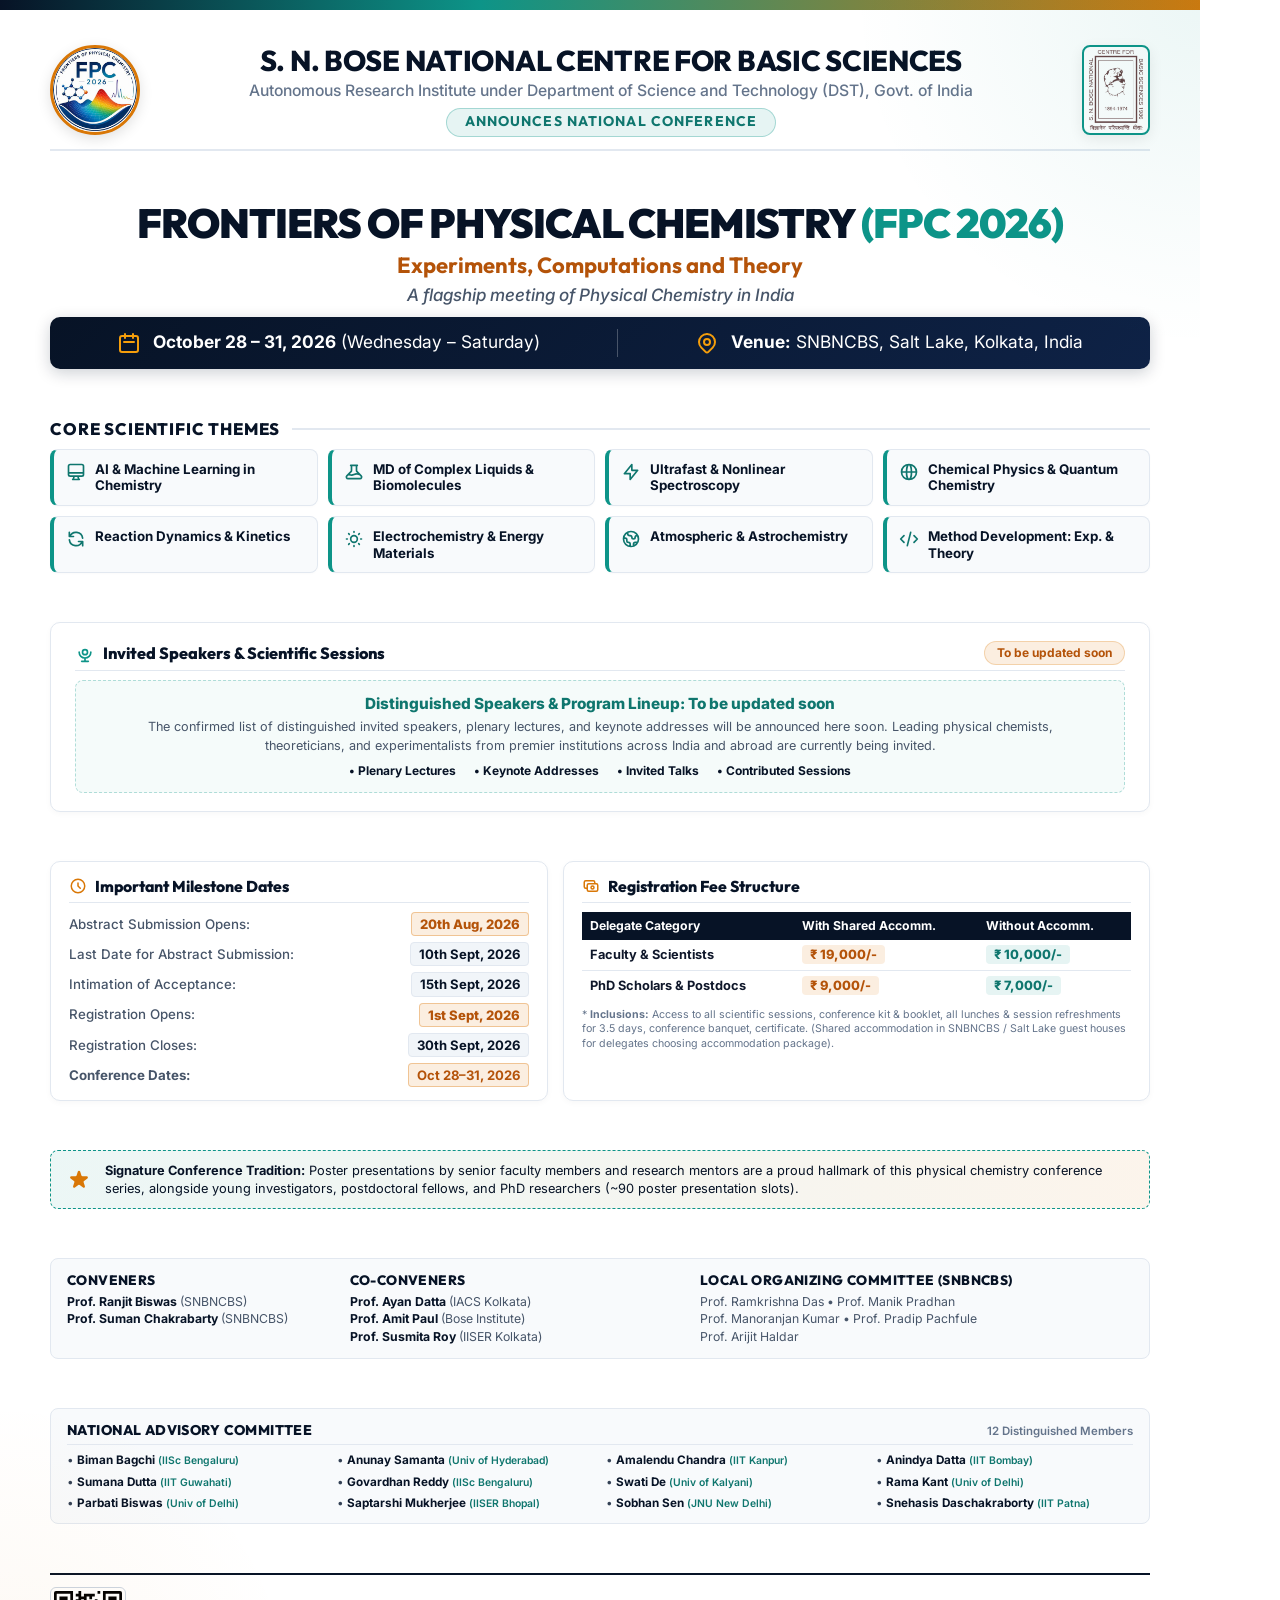
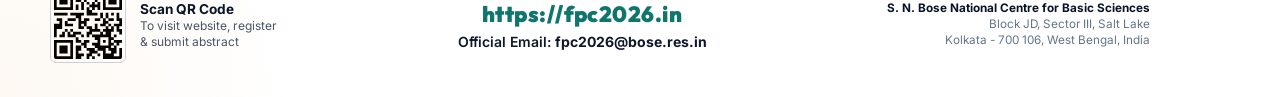
<file: flyer-image.html>
<!DOCTYPE html>
<html lang="en">
<head>
  <meta charset="UTF-8">
  <title>Frontiers of Physical Chemistry 2026 (FPC 2026) - A4 Flyer</title>
  
  <!-- Premium Fonts -->
  <link rel="preconnect" href="https://fonts.googleapis.com">
  <link rel="preconnect" href="https://fonts.gstatic.com" crossorigin>
  <link href="https://fonts.googleapis.com/css2?family=Inter:wght@400;500;600;700;800&family=Outfit:wght@600;700;800;900&display=swap" rel="stylesheet">

  <style>
    * {
      box-sizing: border-box;
      margin: 0;
      padding: 0;
    }

    body {
      width: 1200px;
      height: 1697px;
      margin: 0;
      padding: 0;
      background: #ffffff;
      font-family: 'Inter', system-ui, -apple-system, sans-serif;
      color: #0f172a;
      line-height: 1.4;
      -webkit-font-smoothing: antialiased;
      overflow: hidden;
    }

    .flyer-container {
      width: 1200px;
      height: 1697px;
      background: #ffffff;
      padding: 44px 50px 34px 50px;
      display: flex;
      flex-direction: column;
      justify-content: space-between;
      position: relative;
      overflow: hidden;
    }

    /* Top decorative gradient bar */
    .top-gradient-bar {
      position: absolute;
      top: 0;
      left: 0;
      right: 0;
      height: 10px;
      background: linear-gradient(90deg, #071326 0%, #0d9488 40%, #d97706 100%);
    }

    .corner-glow {
      position: absolute;
      top: 0;
      right: 0;
      width: 350px;
      height: 350px;
      background: radial-gradient(circle at top right, rgba(13, 148, 136, 0.08) 0%, transparent 70%);
      pointer-events: none;
    }

    .corner-glow-left {
      position: absolute;
      bottom: 0;
      left: 0;
      width: 300px;
      height: 300px;
      background: radial-gradient(circle at bottom left, rgba(217, 119, 6, 0.05) 0%, transparent 70%);
      pointer-events: none;
    }

    /* 1. Header */
    .header {
      display: flex;
      align-items: center;
      justify-content: space-between;
      border-bottom: 2px solid #e2e8f0;
      padding-bottom: 12px;
    }

    .logo-fpc {
      width: 90px;
      height: 90px;
      border-radius: 50%;
      object-fit: cover;
      border: 3.5px solid #d97706;
      box-shadow: 0 4px 14px rgba(0, 0, 0, 0.12);
      background: #ffffff;
      flex-shrink: 0;
    }

    .header-center {
      text-align: center;
      flex: 1;
      padding: 0 20px;
    }

    .inst-title {
      font-family: 'Outfit', sans-serif;
      font-size: 21.5pt;
      font-weight: 800;
      color: #071326;
      letter-spacing: -0.01em;
      line-height: 1.15;
    }

    .inst-sub {
      font-size: 11.8pt;
      color: #64748b;
      font-weight: 500;
      margin-top: 3px;
    }

    .announce-tag {
      display: inline-block;
      font-family: 'Outfit', sans-serif;
      font-size: 10.5pt;
      font-weight: 700;
      text-transform: uppercase;
      letter-spacing: 0.08em;
      color: #0f766e;
      background: rgba(13, 148, 136, 0.1);
      padding: 3.5px 18px;
      border-radius: 999px;
      margin-top: 6px;
      border: 1.5px solid rgba(13, 148, 136, 0.3);
    }

    .logo-snb {
      height: 90px;
      width: auto;
      border-radius: 8px;
      border: 2px solid #0d9488;
      padding: 3px 5px;
      background: #ffffff;
      object-fit: contain;
      box-shadow: 0 4px 14px rgba(0, 0, 0, 0.08);
      flex-shrink: 0;
    }

    /* 2. Conference Title Section */
    .title-section {
      text-align: center;
      margin: 2px 0 0 0;
    }

    .conf-main-title {
      font-family: 'Outfit', sans-serif;
      font-size: 30.5pt;
      font-weight: 900;
      color: #071326;
      line-height: 1.12;
      letter-spacing: -0.025em;
      margin-bottom: 3px;
    }

    .acronym {
      color: #0d9488;
    }

    .conf-subtitle {
      font-family: 'Outfit', sans-serif;
      font-size: 16.5pt;
      font-weight: 700;
      color: #b45309;
      margin-bottom: 2px;
    }

    .conf-tagline {
      font-size: 12.8pt;
      color: #475569;
      font-style: italic;
      font-weight: 500;
    }

    /* Meta Banner (Dates & Venue) */
    .meta-banner {
      display: flex;
      align-items: center;
      justify-content: space-around;
      background: linear-gradient(135deg, #071326 0%, #0e2246 100%);
      color: #ffffff;
      border-radius: 10px;
      padding: 12px 28px;
      margin-top: 10px;
      box-shadow: 0 4px 16px rgba(7, 19, 38, 0.2);
    }

    .meta-item {
      display: flex;
      align-items: center;
      gap: 12px;
      font-size: 13pt;
    }

    .meta-icon {
      width: 24px;
      height: 24px;
      color: #f59e0b;
      flex-shrink: 0;
    }

    .meta-divider {
      width: 1px;
      height: 28px;
      background: rgba(255, 255, 255, 0.25);
    }

    /* Section Headings */
    .section-title-row {
      display: flex;
      align-items: center;
      gap: 12px;
      margin-bottom: 8px;
    }

    .section-title {
      font-family: 'Outfit', sans-serif;
      font-size: 12.5pt;
      font-weight: 800;
      color: #071326;
      text-transform: uppercase;
      letter-spacing: 0.05em;
      white-space: nowrap;
    }

    .section-line {
      flex: 1;
      height: 2px;
      background: #e2e8f0;
    }

    /* 3. Themes Grid (8 Themes) */
    .themes-grid {
      display: grid;
      grid-template-columns: repeat(4, 1fr);
      gap: 10px;
    }

    .theme-card {
      background: #f8fafc;
      border: 1px solid #e2e8f0;
      border-radius: 8px;
      padding: 11px 12px;
      display: flex;
      align-items: flex-start;
      gap: 9px;
      border-left: 4px solid #0d9488;
      box-shadow: 0 1px 3px rgba(0, 0, 0, 0.02);
    }

    .theme-icon {
      width: 20px;
      height: 20px;
      color: #0f766e;
      flex-shrink: 0;
      margin-top: 1px;
    }

    .theme-text {
      font-size: 10pt;
      font-weight: 700;
      color: #071326;
      line-height: 1.25;
    }

    /* 4. Confirmed Invited Speakers Showcase */
    .speakers-section {
      background: #ffffff;
      border: 1px solid #e2e8f0;
      border-radius: 10px;
      padding: 13px 18px;
      box-shadow: 0 2px 6px rgba(0, 0, 0, 0.03);
    }

    .speakers-header {
      display: flex;
      align-items: center;
      justify-content: space-between;
      margin-bottom: 9px;
      padding-bottom: 5px;
      border-bottom: 1.5px solid #e2e8f0;
    }

    .speakers-header-title {
      font-family: 'Outfit', sans-serif;
      font-size: 12.2pt;
      font-weight: 800;
      color: #071326;
      display: flex;
      align-items: center;
      gap: 8px;
    }

    .speakers-tag {
      font-size: 9pt;
      font-weight: 700;
      color: #b45309;
      background: rgba(217, 119, 6, 0.12);
      padding: 2.5px 12px;
      border-radius: 999px;
      border: 1px solid rgba(217, 119, 6, 0.25);
    }

    .speakers-grid-list {
      display: grid;
      grid-template-columns: repeat(4, 1fr);
      gap: 7px 14px;
    }

    .speaker-item {
      font-size: 9.2pt;
      color: #334155;
      line-height: 1.3;
      white-space: nowrap;
      overflow: hidden;
      text-overflow: ellipsis;
    }

    .speaker-item strong {
      color: #071326;
      font-weight: 700;
    }

    .speaker-item span {
      color: #0f766e;
      font-size: 8.2pt;
      font-weight: 600;
    }

    /* 5. Middle Grid: Key Dates & Registration Fees */
    .middle-grid {
      display: grid;
      grid-template-columns: 1fr 1.18fr;
      gap: 15px;
    }

    .box-card {
      background: #ffffff;
      border: 1px solid #e2e8f0;
      border-radius: 10px;
      padding: 13px 18px;
      box-shadow: 0 2px 6px rgba(0, 0, 0, 0.03);
    }

    .box-header {
      font-family: 'Outfit', sans-serif;
      font-size: 11.8pt;
      font-weight: 800;
      color: #071326;
      margin-bottom: 9px;
      display: flex;
      align-items: center;
      gap: 8px;
      padding-bottom: 5px;
      border-bottom: 1.5px solid #e2e8f0;
    }

    .box-header-icon {
      width: 18px;
      height: 18px;
      color: #d97706;
    }

    /* Dates Rows */
    .dates-list {
      display: flex;
      flex-direction: column;
      gap: 6px;
    }

    .date-row {
      display: flex;
      justify-content: space-between;
      align-items: center;
      font-size: 10pt;
    }

    .date-label {
      color: #475569;
      font-weight: 500;
    }

    .date-val {
      font-weight: 700;
      color: #071326;
      background: #f1f5f9;
      padding: 2px 8px;
      border-radius: 4px;
      border: 1px solid #e2e8f0;
      font-size: 9.8pt;
    }

    .date-row.highlight .date-val {
      background: rgba(217, 119, 6, 0.12);
      color: #b45309;
      border-color: rgba(217, 119, 6, 0.35);
      font-weight: 800;
    }

    /* Pricing Table */
    .pricing-table {
      width: 100%;
      border-collapse: collapse;
      font-size: 9.6pt;
    }

    .pricing-table th {
      background: #071326;
      color: #ffffff;
      font-weight: 700;
      padding: 5.5px 8px;
      text-align: left;
      font-size: 9.2pt;
    }

    .pricing-table td {
      padding: 6px 8px;
      border-bottom: 1px solid #e2e8f0;
    }

    .pricing-table tr:last-child td {
      border-bottom: none;
    }

    .badge-fee {
      font-weight: 800;
      color: #0f766e;
      background: rgba(13, 148, 136, 0.1);
      padding: 2px 8px;
      border-radius: 4px;
      white-space: nowrap;
      font-size: 9.6pt;
    }

    .badge-fee.gold {
      color: #b45309;
      background: rgba(217, 119, 6, 0.12);
    }

    .pricing-note {
      font-size: 8pt;
      color: #64748b;
      margin-top: 7px;
      line-height: 1.35;
    }

    /* 6. Signature Tradition Callout */
    .hallmark-banner {
      background: linear-gradient(90deg, rgba(13, 148, 136, 0.08) 0%, rgba(217, 119, 6, 0.08) 100%);
      border: 1.5px dashed #0d9488;
      border-radius: 8px;
      padding: 11px 16px;
      display: flex;
      align-items: center;
      gap: 14px;
    }

    .hallmark-star {
      width: 24px;
      height: 24px;
      color: #d97706;
      flex-shrink: 0;
    }

    .hallmark-text {
      font-size: 9.6pt;
      color: #071326;
      line-height: 1.35;
    }

    /* 7. Committees Summary Grid */
    .comm-grid {
      display: grid;
      grid-template-columns: 1fr 1.25fr 1.6fr;
      gap: 12px;
      background: #f8fafc;
      border: 1px solid #e2e8f0;
      border-radius: 8px;
      padding: 12px 16px;
    }

    .comm-title {
      font-family: 'Outfit', sans-serif;
      font-size: 10.2pt;
      font-weight: 800;
      color: #071326;
      margin-bottom: 3px;
      text-transform: uppercase;
      letter-spacing: 0.03em;
    }

    .comm-list {
      font-size: 9.2pt;
      color: #475569;
      line-height: 1.45;
    }

    .comm-list strong {
      color: #071326;
    }

    /* 8. National Advisory Committee Structured Grid */
    .advisory-box {
      background: #f8fafc;
      border: 1px solid #e2e8f0;
      border-radius: 8px;
      padding: 12px 16px;
    }

    .advisory-title-row {
      display: flex;
      align-items: center;
      justify-content: space-between;
      margin-bottom: 8px;
      padding-bottom: 4px;
      border-bottom: 1px solid #e2e8f0;
    }

    .advisory-title {
      font-family: 'Outfit', sans-serif;
      font-size: 10.5pt;
      font-weight: 800;
      color: #071326;
      text-transform: uppercase;
      letter-spacing: 0.03em;
    }

    .advisory-grid {
      display: grid;
      grid-template-columns: repeat(4, 1fr);
      gap: 6px 12px;
    }

    .advisory-item {
      font-size: 8.8pt;
      color: #334155;
      line-height: 1.3;
      white-space: nowrap;
      overflow: hidden;
      text-overflow: ellipsis;
    }

    .advisory-item strong {
      color: #071326;
      font-weight: 700;
    }

    .advisory-item span {
      color: #0f766e;
      font-size: 7.8pt;
      font-weight: 600;
    }

    /* 9. Footer */
    .footer {
      border-top: 2.5px solid #071326;
      padding-top: 12px;
      display: flex;
      align-items: center;
      justify-content: space-between;
    }

    .qr-group {
      display: flex;
      align-items: center;
      gap: 14px;
    }

    .qr-code {
      width: 76px;
      height: 76px;
      border: 1.5px solid #cbd5e1;
      border-radius: 6px;
      padding: 3px;
      background: #ffffff;
    }

    .qr-text {
      font-size: 9pt;
      color: #475569;
      line-height: 1.3;
    }

    .qr-text strong {
      color: #071326;
      font-size: 10.2pt;
      display: block;
    }

    .footer-center {
      text-align: center;
    }

    .web-link {
      font-family: 'Outfit', sans-serif;
      font-size: 16.5pt;
      font-weight: 900;
      color: #0f766e;
      text-decoration: none;
      letter-spacing: 0.02em;
    }

    .email-line {
      font-size: 10.5pt;
      color: #0f172a;
      font-weight: 600;
      margin-top: 2px;
    }

    .footer-address {
      text-align: right;
      font-size: 8.8pt;
      color: #64748b;
      line-height: 1.35;
    }

    .footer-address strong {
      color: #071326;
    }
  </style>
</head>
<body>

  <div class="flyer-container">
    <div class="top-gradient-bar"></div>
    <div class="corner-glow"></div>
    <div class="corner-glow-left"></div>

    <!-- 1. Header -->
    <header class="header">
      <img src="./images/conference_logo.jpeg" alt="FPC 2026 Logo" class="logo-fpc">
      
      <div class="header-center">
        <div class="inst-title">S. N. BOSE NATIONAL CENTRE FOR BASIC SCIENCES</div>
        <div class="inst-sub">Autonomous Research Institute under Department of Science and Technology (DST), Govt. of India</div>
        <div class="announce-tag">Announces National Conference</div>
      </div>

      <img src="./images/SNBNCBS_Logo-64X90.png" alt="SNBNCBS Seal" class="logo-snb">
    </header>

    <!-- 2. Conference Title Section -->
    <section class="title-section">
      <h1 class="conf-main-title">
        FRONTIERS OF PHYSICAL CHEMISTRY <span class="acronym">(FPC 2026)</span>
      </h1>
      <div class="conf-subtitle">
        Experiments, Computations and Theory
      </div>
      <div class="conf-tagline">
        A flagship meeting of Physical Chemistry in India
      </div>

      <!-- Dates & Venue Meta Banner -->
      <div class="meta-banner">
        <div class="meta-item">
          <svg class="meta-icon" fill="none" stroke="currentColor" viewBox="0 0 24 24">
            <path stroke-linecap="round" stroke-linejoin="round" stroke-width="2" d="M8 7V3m8 4V3m-9 8h10M5 21h14a2 2 0 002-2V7a2 2 0 00-2-2H5a2 2 0 00-2 2v12a2 2 0 002 2z"></path>
          </svg>
          <span><strong>October 28 – 31, 2026</strong> (Wednesday – Saturday)</span>
        </div>
        <div class="meta-divider"></div>
        <div class="meta-item">
          <svg class="meta-icon" fill="none" stroke="currentColor" viewBox="0 0 24 24">
            <path stroke-linecap="round" stroke-linejoin="round" stroke-width="2" d="M17.657 16.657L13.414 20.9a1.998 1.998 0 01-2.827 0l-4.244-4.243a8 8 0 1111.314 0z"></path>
            <path stroke-linecap="round" stroke-linejoin="round" stroke-width="2" d="M15 11a3 3 0 11-6 0 3 3 0 016 0z"></path>
          </svg>
          <span><strong>Venue:</strong> SNBNCBS, Salt Lake, Kolkata, India</span>
        </div>
      </div>
    </section>

    <!-- 3. Core Scientific Themes -->
    <section>
      <div class="section-title-row">
        <span class="section-title">Core Scientific Themes</span>
        <div class="section-line"></div>
      </div>

      <div class="themes-grid">
        <div class="theme-card">
          <svg class="theme-icon" fill="none" stroke="currentColor" viewBox="0 0 24 24">
            <path stroke-linecap="round" stroke-linejoin="round" stroke-width="2" d="M9.75 17L9 20l-1 1h8l-1-1-.75-3M3 13h18M5 17h14a2 2 0 002-2V5a2 2 0 00-2-2H5a2 2 0 00-2 2v10a2 2 0 002 2z"></path>
          </svg>
          <span class="theme-text">AI & Machine Learning in Chemistry</span>
        </div>

        <div class="theme-card">
          <svg class="theme-icon" fill="none" stroke="currentColor" viewBox="0 0 24 24">
            <path stroke-linecap="round" stroke-linejoin="round" stroke-width="2" d="M19.428 15.428a2 2 0 00-1.022-.547l-2.387-.477a6 6 0 00-3.86.517l-.318.158a6 6 0 01-3.86.517L6.05 15.21a2 2 0 00-1.806.547M8 4h8l-1 1v5.172a2 2 0 00.586 1.414l5 5c1.26 1.26.367 3.414-1.415 3.414H4.828c-1.782 0-2.674-2.154-1.414-3.414l5-5A2 2 0 009 10.172V5L8 4z"></path>
          </svg>
          <span class="theme-text">MD of Complex Liquids & Biomolecules</span>
        </div>

        <div class="theme-card">
          <svg class="theme-icon" fill="none" stroke="currentColor" viewBox="0 0 24 24">
            <path stroke-linecap="round" stroke-linejoin="round" stroke-width="2" d="M13 10V3L4 14h7v7l9-11h-7z"></path>
          </svg>
          <span class="theme-text">Ultrafast & Nonlinear Spectroscopy</span>
        </div>

        <div class="theme-card">
          <svg class="theme-icon" fill="none" stroke="currentColor" viewBox="0 0 24 24">
            <path stroke-linecap="round" stroke-linejoin="round" stroke-width="2" d="M21 12a9 9 0 01-9 9m9-9a9 9 0 00-9-9m9 9H3m9 9a9 9 0 01-9-9m9 9c1.657 0 3-4.03 3-9s-1.343-9-3-9m0 18c-1.657 0-3-4.03-3-9s1.343-9 3-9m-9 9a9 9 0 019-9"></path>
          </svg>
          <span class="theme-text">Chemical Physics & Quantum Chemistry</span>
        </div>

        <div class="theme-card">
          <svg class="theme-icon" fill="none" stroke="currentColor" viewBox="0 0 24 24">
            <path stroke-linecap="round" stroke-linejoin="round" stroke-width="2" d="M4 4v5h.582m15.356 2A8.001 8.001 0 004.582 9m0 0H9m11 11v-5h-.581m0 0a8.003 8.003 0 01-15.357-2m15.357 2H15"></path>
          </svg>
          <span class="theme-text">Reaction Dynamics & Kinetics</span>
        </div>

        <div class="theme-card">
          <svg class="theme-icon" fill="none" stroke="currentColor" viewBox="0 0 24 24">
            <path stroke-linecap="round" stroke-linejoin="round" stroke-width="2" d="M12 3v1m0 16v1m9-9h-1M4 12H3m15.364 6.364l-.707-.707M6.343 6.343l-.707-.707m12.728 0l-.707.707M6.343 17.657l-.707.707M16 12a4 4 0 11-8 0 4 4 0 018 0z"></path>
          </svg>
          <span class="theme-text">Electrochemistry & Energy Materials</span>
        </div>

        <div class="theme-card">
          <svg class="theme-icon" fill="none" stroke="currentColor" viewBox="0 0 24 24">
            <path stroke-linecap="round" stroke-linejoin="round" stroke-width="2" d="M3.055 11H5a2 2 0 012 2v1a2 2 0 002 2 2 2 0 012 2v2.945M8 3.935V5.5A2.5 2.5 0 0010.5 8h.5a2 2 0 012 2 2 2 0 104 0 2 2 0 012-2h1.064M15 20.488V18a2 2 0 012-2h3.064M21 12a9 9 0 11-18 0 9 9 0 0118 0z"></path>
          </svg>
          <span class="theme-text">Atmospheric & Astrochemistry</span>
        </div>

        <div class="theme-card">
          <svg class="theme-icon" fill="none" stroke="currentColor" viewBox="0 0 24 24">
            <path stroke-linecap="round" stroke-linejoin="round" stroke-width="2" d="M10 20l4-16m4 4l4 4-4 4M6 16l-4-4 4-4"></path>
          </svg>
          <span class="theme-text">Method Development: Exp. & Theory</span>
        </div>
      </div>
    </section>

    <!-- 4. Scientific Sessions & Invited Lectures -->
    <section class="speakers-section" style="padding: 18px 24px;">
      <div class="speakers-header">
        <div class="speakers-header-title">
          <svg style="width: 20px; height: 20px; color: #0d9488;" fill="none" stroke="currentColor" viewBox="0 0 24 24">
            <path stroke-linecap="round" stroke-linejoin="round" stroke-width="2" d="M19 11a7 7 0 01-7 7m0 0a7 7 0 01-7-7m7 7v4m0 0H8m4 0h4m-4-8a3 3 0 100-6 3 3 0 000 6z"></path>
          </svg>
          <span>Invited Speakers & Scientific Sessions</span>
        </div>
        <span class="speakers-tag">To be updated soon</span>
      </div>

      <div style="padding: 12px 16px; background: rgba(13, 148, 136, 0.04); border-radius: 8px; border: 1.5px dashed rgba(13, 148, 136, 0.3); text-align: center;">
        <p style="font-size: 11.5pt; font-weight: 800; color: #0f766e; margin-bottom: 4px;">
          Distinguished Speakers & Program Lineup: To be updated soon
        </p>
        <p style="font-size: 9.5pt; color: #475569; line-height: 1.45; margin: 0 auto; max-width: 920px;">
          The confirmed list of distinguished invited speakers, plenary lectures, and keynote addresses will be announced here soon. Leading physical chemists, theoreticians, and experimentalists from premier institutions across India and abroad are currently being invited.
        </p>
        <div style="display: flex; justify-content: center; gap: 18px; margin-top: 8px; font-size: 9pt; font-weight: 700; color: #071326;">
          <span>&bull; Plenary Lectures</span>
          <span>&bull; Keynote Addresses</span>
          <span>&bull; Invited Talks</span>
          <span>&bull; Contributed Sessions</span>
        </div>
      </div>
    </section>

    <!-- 5. Middle Grid: Key Dates & Registration Fees -->
    <div class="middle-grid">
      <!-- Dates Box -->
      <div class="box-card">
        <div class="box-header">
          <svg class="box-header-icon" fill="none" stroke="currentColor" viewBox="0 0 24 24">
            <path stroke-linecap="round" stroke-linejoin="round" stroke-width="2" d="M12 8v4l3 3m6-3a9 9 0 11-18 0 9 9 0 0118 0z"></path>
          </svg>
          <span>Important Milestone Dates</span>
        </div>

        <div class="dates-list">
          <div class="date-row highlight">
            <span class="date-label">Abstract Submission Opens:</span>
            <span class="date-val">20th Aug, 2026</span>
          </div>
          <div class="date-row">
            <span class="date-label">Last Date for Abstract Submission:</span>
            <span class="date-val">10th Sept, 2026</span>
          </div>
          <div class="date-row">
            <span class="date-label">Intimation of Acceptance:</span>
            <span class="date-val">15th Sept, 2026</span>
          </div>
          <div class="date-row highlight">
            <span class="date-label">Registration Opens:</span>
            <span class="date-val">1st Sept, 2026</span>
          </div>
          <div class="date-row">
            <span class="date-label">Registration Closes:</span>
            <span class="date-val">30th Sept, 2026</span>
          </div>
          <div class="date-row highlight">
            <span class="date-label"><strong>Conference Dates:</strong></span>
            <span class="date-val"><strong>Oct 28–31, 2026</strong></span>
          </div>
        </div>
      </div>

      <!-- Fees Box -->
      <div class="box-card">
        <div class="box-header">
          <svg class="box-header-icon" fill="none" stroke="currentColor" viewBox="0 0 24 24">
            <path stroke-linecap="round" stroke-linejoin="round" stroke-width="2" d="M17 9V7a2 2 0 00-2-2H5a2 2 0 00-2 2v6a2 2 0 002 2h2m2 4h10a2 2 0 002-2v-6a2 2 0 00-2-2H9a2 2 0 00-2 2v6a2 2 0 002 2zm7-5a2 2 0 11-4 0 2 2 0 014 0z"></path>
          </svg>
          <span>Registration Fee Structure</span>
        </div>

        <table class="pricing-table">
          <thead>
            <tr>
              <th>Delegate Category</th>
              <th>With Shared Accomm.</th>
              <th>Without Accomm.</th>
            </tr>
          </thead>
          <tbody>
            <tr>
              <td><strong>Faculty & Scientists</strong></td>
              <td><span class="badge-fee gold">₹ 19,000/-</span></td>
              <td><span class="badge-fee">₹ 10,000/-</span></td>
            </tr>
            <tr>
              <td><strong>PhD Scholars & Postdocs</strong></td>
              <td><span class="badge-fee gold">₹ 9,000/-</span></td>
              <td><span class="badge-fee">₹ 7,000/-</span></td>
            </tr>
          </tbody>
        </table>

        <div class="pricing-note">
          * <strong>Inclusions:</strong> Access to all scientific sessions, conference kit & booklet, all lunches & session refreshments for 3.5 days, conference banquet, certificate. (Shared accommodation in SNBNCBS / Salt Lake guest houses for delegates choosing accommodation package).
        </div>
      </div>
    </div>

    <!-- 6. Signature Tradition Callout -->
    <div class="hallmark-banner">
      <svg class="hallmark-star" fill="currentColor" viewBox="0 0 20 20">
        <path d="M9.049 2.927c.3-.921 1.603-.921 1.902 0l1.07 3.292a1 1 0 00.95.69h3.462c.969 0 1.371 1.24.588 1.81l-2.8 2.034a1 1 0 00-.364 1.118l1.07 3.292c.3.921-.755 1.688-1.54 1.118l-2.8-2.034a1 1 0 00-1.175 0l-2.8 2.034c-.784.57-1.838-.197-1.539-1.118l1.07-3.292a1 1 0 00-.364-1.118L2.98 8.72c-.783-.57-.38-1.81.588-1.81h3.461a1 1 0 00.951-.69l1.07-3.292z"></path>
      </svg>
      <div class="hallmark-text">
        <strong>Signature Conference Tradition:</strong> Poster presentations by senior faculty members and research mentors are a proud hallmark of this physical chemistry conference series, alongside young investigators, postdoctoral fellows, and PhD researchers (~90 poster presentation slots).
      </div>
    </div>

    <!-- 7. Organizing Leadership & Local Committee -->
    <div class="comm-grid">
      <div>
        <div class="comm-title">Conveners</div>
        <div class="comm-list">
          <strong>Prof. Ranjit Biswas</strong> (SNBNCBS)<br>
          <strong>Prof. Suman Chakrabarty</strong> (SNBNCBS)
        </div>
      </div>

      <div>
        <div class="comm-title">Co-Conveners</div>
        <div class="comm-list">
          <strong>Prof. Ayan Datta</strong> (IACS Kolkata)<br>
          <strong>Prof. Amit Paul</strong> (Bose Institute)<br>
          <strong>Prof. Susmita Roy</strong> (IISER Kolkata)
        </div>
      </div>

      <div>
        <div class="comm-title">Local Organizing Committee (SNBNCBS)</div>
        <div class="comm-list">
          Prof. Ramkrishna Das &bull; Prof. Manik Pradhan<br>
          Prof. Manoranjan Kumar &bull; Prof. Pradip Pachfule<br>
          Prof. Arijit Haldar
        </div>
      </div>
    </div>

    <!-- 8. National Advisory Committee Structured Grid -->
    <div class="advisory-box">
      <div class="advisory-title-row">
        <span class="advisory-title">National Advisory Committee</span>
        <span style="font-size: 8.6pt; color: #64748b; font-weight: 600;">12 Distinguished Members</span>
      </div>

      <div class="advisory-grid">
        <div class="advisory-item">&bull; <strong>Biman Bagchi</strong> <span>(IISc Bengaluru)</span></div>
        <div class="advisory-item">&bull; <strong>Anunay Samanta</strong> <span>(Univ of Hyderabad)</span></div>
        <div class="advisory-item">&bull; <strong>Amalendu Chandra</strong> <span>(IIT Kanpur)</span></div>
        <div class="advisory-item">&bull; <strong>Anindya Datta</strong> <span>(IIT Bombay)</span></div>

        <div class="advisory-item">&bull; <strong>Sumana Dutta</strong> <span>(IIT Guwahati)</span></div>
        <div class="advisory-item">&bull; <strong>Govardhan Reddy</strong> <span>(IISc Bengaluru)</span></div>
        <div class="advisory-item">&bull; <strong>Swati De</strong> <span>(Univ of Kalyani)</span></div>
        <div class="advisory-item">&bull; <strong>Rama Kant</strong> <span>(Univ of Delhi)</span></div>

        <div class="advisory-item">&bull; <strong>Parbati Biswas</strong> <span>(Univ of Delhi)</span></div>
        <div class="advisory-item">&bull; <strong>Saptarshi Mukherjee</strong> <span>(IISER Bhopal)</span></div>
        <div class="advisory-item">&bull; <strong>Sobhan Sen</strong> <span>(JNU New Delhi)</span></div>
        <div class="advisory-item">&bull; <strong>Snehasis Daschakraborty</strong> <span>(IIT Patna)</span></div>
      </div>
    </div>

    <!-- 9. Footer -->
    <footer class="footer">
      <div class="qr-group">
        <img src="./images/fpc2026_qr.svg" alt="QR Code" class="qr-code">
        <div class="qr-text">
          <strong>Scan QR Code</strong>
          <span>To visit website, register<br>& submit abstract</span>
        </div>
      </div>

      <div class="footer-center">
        <a href="https://fpc2026.in" class="web-link">https://fpc2026.in</a>
        <div class="email-line">
          Official Email: <strong>fpc2026@bose.res.in</strong>
        </div>
      </div>

      <div class="footer-address">
        <strong>S. N. Bose National Centre for Basic Sciences</strong><br>
        Block JD, Sector III, Salt Lake<br>
        Kolkata - 700 106, West Bengal, India
      </div>
    </footer>
  </div>

</body>
</html>
</file>
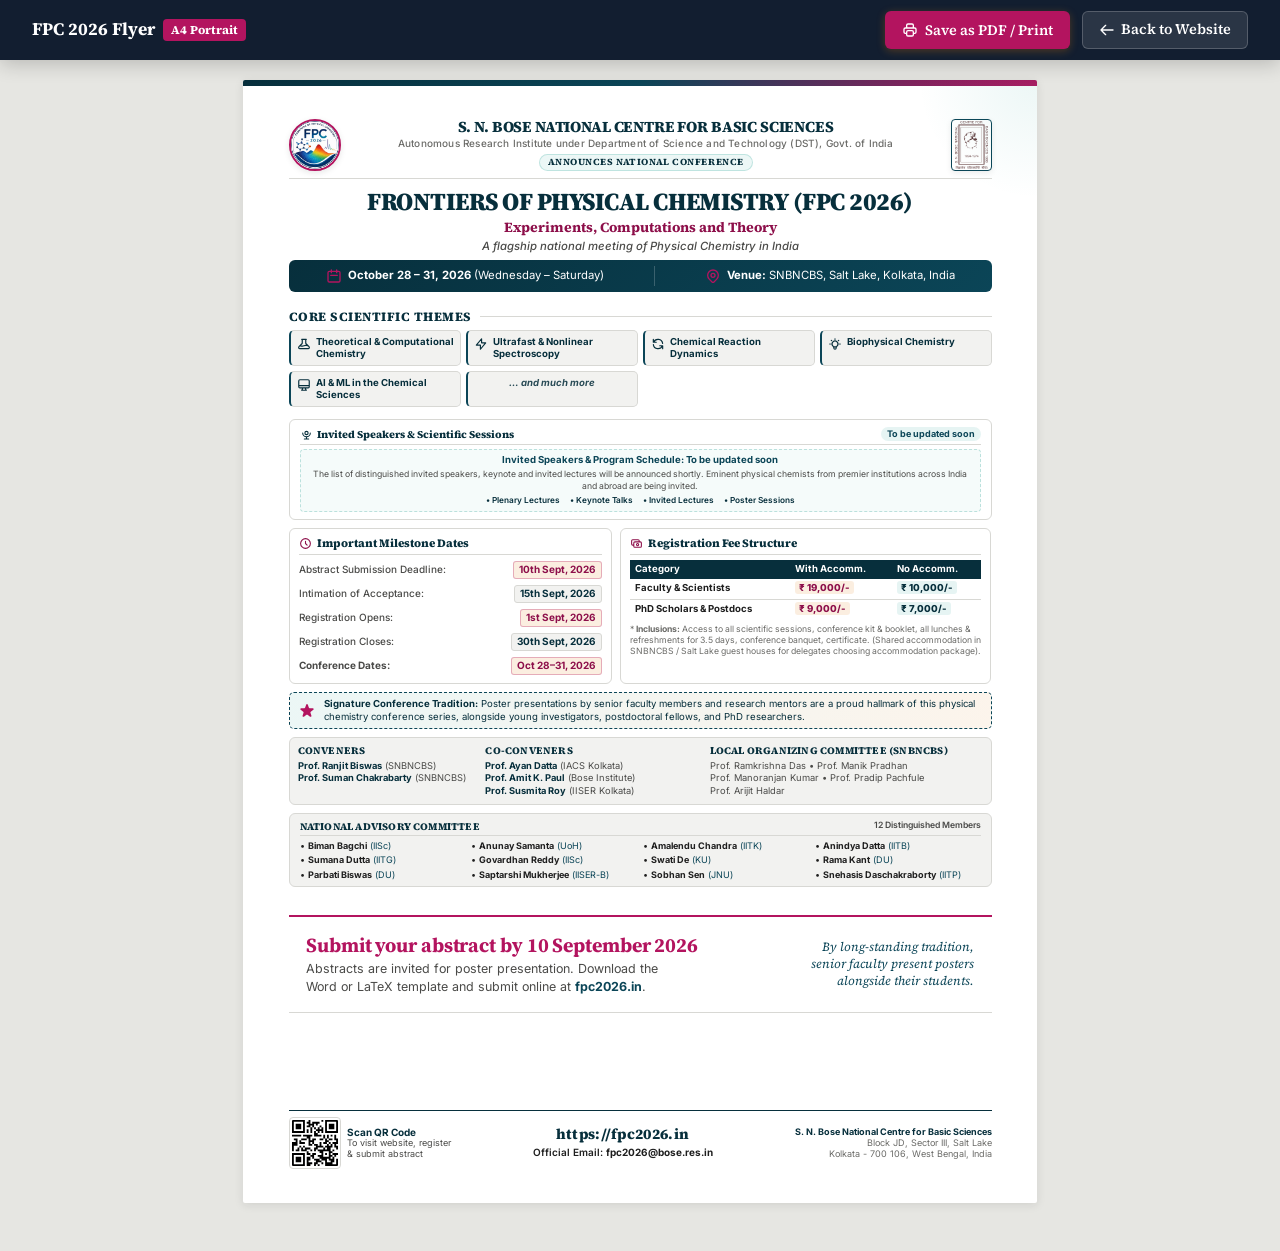
<file: flyer.html>
<!DOCTYPE html>
<html lang="en">
<head>
  <meta charset="UTF-8">
  <meta name="viewport" content="width=device-width, initial-scale=1.0">
  <title>Frontiers of Physical Chemistry 2026 (FPC 2026) | Conference Flyer</title>
  
  <!-- Favicon -->
  <link rel="icon" type="image/png" sizes="32x32" href="./images/favicon-32.png">

  <!-- Google Web Fonts -->
  <link rel="preconnect" href="https://fonts.googleapis.com">
  <link rel="preconnect" href="https://fonts.gstatic.com" crossorigin>
  <link href="https://fonts.googleapis.com/css2?family=Inter:wght@400;500;600;700&family=Source+Serif+4:ital,opsz,wght@0,8..60,400;0,8..60,600;0,8..60,700;1,8..60,400&display=swap" rel="stylesheet">

  <!-- Flyer Stylesheet -->
  <link rel="stylesheet" href="./css/flyer.css">
</head>
<body>

  <!-- Screen Top Action Toolbar (Hidden during print / export) -->
  <div class="toolbar no-print">
    <div class="toolbar-title">
      <span>FPC 2026 Flyer</span>
      <span class="toolbar-badge">A4 Portrait</span>
    </div>
    <div class="toolbar-actions">
      <button onclick="window.print()" class="btn-tool btn-print">
        <svg style="width: 16px; height: 16px;" fill="none" stroke="currentColor" viewBox="0 0 24 24">
          <path stroke-linecap="round" stroke-linejoin="round" stroke-width="2" d="M17 17h2a2 2 0 002-2v-4a2 2 0 00-2-2H5a2 2 0 00-2 2v4a2 2 0 002 2h2m2 4h6a2 2 0 002-2v-4a2 2 0 00-2-2H9a2 2 0 00-2 2v4a2 2 0 002 2zm8-12V5a2 2 0 00-2-2H9a2 2 0 00-2 2v4h10z"></path>
        </svg>
        Save as PDF / Print
      </button>
      <a href="./index.html" class="btn-tool btn-back">
        <svg style="width: 16px; height: 16px;" fill="none" stroke="currentColor" viewBox="0 0 24 24">
          <path stroke-linecap="round" stroke-linejoin="round" stroke-width="2" d="M10 19l-7-7m0 0l7-7m-7 7h18"></path>
        </svg>
        Back to Website
      </a>
    </div>
  </div>

  <!-- A4 Flyer Container -->
  <div class="flyer-wrapper">
    <div class="flyer-sheet">
      <!-- Decorative Accent Elements -->
      <div class="flyer-top-bar"></div>
      <div class="flyer-corner-accent"></div>

      <!-- 1. Header: Dual Logos & Institution -->
      <header class="flyer-header">
        <img src="./images/conference_logo.jpeg" alt="FPC 2026 Conference Logo" class="header-logo-left">
        
        <div class="header-center-text">
          <div class="header-inst-name">S. N. BOSE NATIONAL CENTRE FOR BASIC SCIENCES</div>
          <div class="header-inst-sub">Autonomous Research Institute under Department of Science and Technology (DST), Govt. of India</div>
          <div class="header-announce-tag">Announces National Conference</div>
        </div>

        <img src="./images/SNBNCBS_Logo-64X90.png" alt="SNBNCBS Official Seal" class="header-logo-right">
      </header>

      <!-- 2. Main Title Section -->
      <section class="flyer-title-section">
        <h1 class="flyer-main-title">
          FRONTIERS OF PHYSICAL CHEMISTRY <span class="flyer-title-acronym">(FPC 2026)</span>
        </h1>
        <div class="flyer-subtitle">
          Experiments, Computations and Theory
        </div>
        <div class="flyer-tagline">
          A flagship national meeting of Physical Chemistry in India
        </div>

        <!-- Dates & Venue Meta Banner -->
        <div class="flyer-meta-banner">
          <div class="meta-banner-item">
            <svg class="meta-icon" fill="none" stroke="currentColor" viewBox="0 0 24 24">
              <path stroke-linecap="round" stroke-linejoin="round" stroke-width="2" d="M8 7V3m8 4V3m-9 8h10M5 21h14a2 2 0 002-2V7a2 2 0 00-2-2H5a2 2 0 00-2 2v12a2 2 0 002 2z"></path>
            </svg>
            <span><strong>October 28 – 31, 2026</strong> (Wednesday – Saturday)</span>
          </div>
          <div class="meta-banner-divider"></div>
          <div class="meta-banner-item">
            <svg class="meta-icon" fill="none" stroke="currentColor" viewBox="0 0 24 24">
              <path stroke-linecap="round" stroke-linejoin="round" stroke-width="2" d="M17.657 16.657L13.414 20.9a1.998 1.998 0 01-2.827 0l-4.244-4.243a8 8 0 1111.314 0z"></path>
              <path stroke-linecap="round" stroke-linejoin="round" stroke-width="2" d="M15 11a3 3 0 11-6 0 3 3 0 016 0z"></path>
            </svg>
            <span><strong>Venue:</strong> SNBNCBS, Salt Lake, Kolkata, India</span>
          </div>
        </div>
      </section>

      <!-- 3. Core Scientific Themes (8 Themes) -->
      <section style="margin-bottom: 4px;">
        <div class="section-heading-row">
          <span class="section-heading-title">Core Scientific Themes</span>
          <div class="section-heading-line"></div>
        </div>

        <div class="themes-compact-grid">
          <div class="theme-compact-card">
            <svg class="theme-compact-icon" fill="none" stroke="currentColor" viewBox="0 0 24 24" aria-hidden="true">
              <path stroke-linecap="round" stroke-linejoin="round" stroke-width="2" d="M19.428 15.428a2 2 0 00-1.022-.547l-2.387-.477a6 6 0 00-3.86.517l-.318.158a6 6 0 01-3.86.517L6.05 15.21a2 2 0 00-1.806.547M8 4h8l-1 1v5.172a2 2 0 00.586 1.414l5 5c1.26 1.26.367 3.414-1.415 3.414H4.828c-1.782 0-2.674-2.154-1.414-3.414l5-5A2 2 0 009 10.172V5L8 4z"></path>
            </svg>
            <span class="theme-compact-title">Theoretical &amp; Computational Chemistry</span>
          </div>
          <div class="theme-compact-card">
            <svg class="theme-compact-icon" fill="none" stroke="currentColor" viewBox="0 0 24 24" aria-hidden="true">
              <path stroke-linecap="round" stroke-linejoin="round" stroke-width="2" d="M13 10V3L4 14h7v7l9-11h-7z"></path>
            </svg>
            <span class="theme-compact-title">Ultrafast &amp; Nonlinear Spectroscopy</span>
          </div>
          <div class="theme-compact-card">
            <svg class="theme-compact-icon" fill="none" stroke="currentColor" viewBox="0 0 24 24" aria-hidden="true">
              <path stroke-linecap="round" stroke-linejoin="round" stroke-width="2" d="M4 4v5h.582m15.356 2A8.001 8.001 0 004.582 9m0 0H9m11 11v-5h-.581m0 0a8.003 8.003 0 01-15.357-2m15.357 2H15"></path>
            </svg>
            <span class="theme-compact-title">Chemical Reaction Dynamics</span>
          </div>
          <div class="theme-compact-card">
            <svg class="theme-compact-icon" fill="none" stroke="currentColor" viewBox="0 0 24 24" aria-hidden="true">
              <path stroke-linecap="round" stroke-linejoin="round" stroke-width="2" d="M9.663 17h4.673M12 3v1m6.364 1.636l-.707.707M21 12h-1M4 12H3m3.343-5.657l-.707-.707m2.828 9.9a5 5 0 117.072 0l-.548.547A3.374 3.374 0 0014 18.469V19a2 2 0 11-4 0v-.531c0-.895-.356-1.754-.988-2.386l-.548-.547z"></path>
            </svg>
            <span class="theme-compact-title">Biophysical Chemistry</span>
          </div>
          <div class="theme-compact-card">
            <svg class="theme-compact-icon" fill="none" stroke="currentColor" viewBox="0 0 24 24" aria-hidden="true">
              <path stroke-linecap="round" stroke-linejoin="round" stroke-width="2" d="M9.75 17L9 20l-1 1h8l-1-1-.75-3M3 13h18M5 17h14a2 2 0 002-2V5a2 2 0 00-2-2H5a2 2 0 00-2 2v10a2 2 0 002 2z"></path>
            </svg>
            <span class="theme-compact-title">AI &amp; ML in the Chemical Sciences</span>
          </div>
          <div class="theme-compact-card" style="justify-content: center;">
            <span class="theme-compact-title" style="font-style: italic; opacity: 0.85;">&hellip; and much more</span>
          </div>
        </div>
      </section>

      <!-- 4. Scientific Sessions & Invited Lectures -->
      <div style="background: #ffffff; border: 1px solid var(--border-light); border-radius: 6px; padding: 7px 10px; margin-bottom: 8px;">
        <div style="display: flex; align-items: center; justify-content: space-between; margin-bottom: 4px; padding-bottom: 3px; border-bottom: 1px solid var(--border-light);">
          <div style="font-family: var(--font-heading); font-size: 7.8pt; font-weight: 800; color: var(--primary-900); display: flex; align-items: center; gap: 4px;">
            <svg style="width: 13px; height: 13px; color: var(--secondary-600);" fill="none" stroke="currentColor" viewBox="0 0 24 24">
              <path stroke-linecap="round" stroke-linejoin="round" stroke-width="2" d="M19 11a7 7 0 01-7 7m0 0a7 7 0 01-7-7m7 7v4m0 0H8m4 0h4m-4-8a3 3 0 100-6 3 3 0 000 6z"></path>
            </svg>
            <span>Invited Speakers & Scientific Sessions</span>
          </div>
          <span style="font-size: 6.8pt; font-weight: 700; color: var(--teal); background: rgba(13, 148, 136, 0.1); padding: 1px 6px; border-radius: 999px;">To be updated soon</span>
        </div>

        <div style="text-align: center; padding: 4px 6px; background: rgba(13, 148, 136, 0.04); border-radius: 4px; border: 1px dashed rgba(13, 148, 136, 0.25);">
          <p style="font-size: 7.2pt; font-weight: 700; color: var(--teal); margin-bottom: 2px;">
            Invited Speakers & Program Schedule: To be updated soon
          </p>
          <p style="font-size: 6.5pt; color: var(--text-muted); line-height: 1.35; margin: 0 auto;">
            The list of distinguished invited speakers, keynote and invited lectures will be announced shortly. Eminent physical chemists from premier institutions across India and abroad are being invited.
          </p>
          <div style="display: flex; justify-content: center; gap: 10px; margin-top: 3px; font-size: 6.2pt; font-weight: 600; color: var(--primary-900);">
            <span>&bull; Plenary Lectures</span>
            <span>&bull; Keynote Talks</span>
            <span>&bull; Invited Lectures</span>
            <span>&bull; Poster Sessions</span>
          </div>
        </div>
      </div>

      <!-- 5. Middle Section: Key Dates + Registration Fees -->
      <div class="middle-grid">
        <!-- Card 1: Milestone Dates -->
        <div class="flyer-card-box">
          <div class="card-box-header">
            <svg class="box-header-icon" fill="none" stroke="currentColor" viewBox="0 0 24 24">
              <path stroke-linecap="round" stroke-linejoin="round" stroke-width="2" d="M12 8v4l3 3m6-3a9 9 0 11-18 0 9 9 0 0118 0z"></path>
            </svg>
            <span>Important Milestone Dates</span>
          </div>

          <div class="dates-compact-list">
            <div class="date-compact-row highlight">
              <span class="date-compact-label">Abstract Submission Deadline:</span>
              <span class="date-compact-val">10th Sept, 2026</span>
            </div>
            <div class="date-compact-row">
              <span class="date-compact-label">Intimation of Acceptance:</span>
              <span class="date-compact-val">15th Sept, 2026</span>
            </div>
            <div class="date-compact-row highlight">
              <span class="date-compact-label">Registration Opens:</span>
              <span class="date-compact-val">1st Sept, 2026</span>
            </div>
            <div class="date-compact-row">
              <span class="date-compact-label">Registration Closes:</span>
              <span class="date-compact-val">30th Sept, 2026</span>
            </div>
            <div class="date-compact-row highlight">
              <span class="date-compact-label"><strong>Conference Dates:</strong></span>
              <span class="date-compact-val"><strong>Oct 28–31, 2026</strong></span>
            </div>
          </div>
        </div>

        <!-- Card 2: Registration Fees -->
        <div class="flyer-card-box">
          <div class="card-box-header">
            <svg class="box-header-icon" fill="none" stroke="currentColor" viewBox="0 0 24 24">
              <path stroke-linecap="round" stroke-linejoin="round" stroke-width="2" d="M17 9V7a2 2 0 00-2-2H5a2 2 0 00-2 2v6a2 2 0 002 2h2m2 4h10a2 2 0 002-2v-6a2 2 0 00-2-2H9a2 2 0 00-2 2v6a2 2 0 002 2zm7-5a2 2 0 11-4 0 2 2 0 014 0z"></path>
            </svg>
            <span>Registration Fee Structure</span>
          </div>

          <table class="fee-compact-table">
            <thead>
              <tr>
                <th>Category</th>
                <th>With Accomm.</th>
                <th>No Accomm.</th>
              </tr>
            </thead>
            <tbody>
              <tr>
                <td><strong>Faculty & Scientists</strong></td>
                <td><span class="fee-badge-sm gold">₹ 19,000/-</span></td>
                <td><span class="fee-badge-sm">₹ 10,000/-</span></td>
              </tr>
              <tr>
                <td><strong>PhD Scholars & Postdocs</strong></td>
                <td><span class="fee-badge-sm gold">₹ 9,000/-</span></td>
                <td><span class="fee-badge-sm">₹ 7,000/-</span></td>
              </tr>
            </tbody>
          </table>

          <div class="fee-inclusions-note">
            * <strong>Inclusions:</strong> Access to all scientific sessions, conference kit & booklet, all lunches & refreshments for 3.5 days, conference banquet, certificate. (Shared accommodation in SNBNCBS / Salt Lake guest houses for delegates choosing accommodation package).
          </div>
        </div>
      </div>

      <!-- 6. Signature Conference Hallmark -->
      <div class="signature-callout">
        <svg class="callout-star-icon" fill="currentColor" viewBox="0 0 20 20">
          <path d="M9.049 2.927c.3-.921 1.603-.921 1.902 0l1.07 3.292a1 1 0 00.95.69h3.462c.969 0 1.371 1.24.588 1.81l-2.8 2.034a1 1 0 00-.364 1.118l1.07 3.292c.3.921-.755 1.688-1.54 1.118l-2.8-2.034a1 1 0 00-1.175 0l-2.8 2.034c-.784.57-1.838-.197-1.539-1.118l1.07-3.292a1 1 0 00-.364-1.118L2.98 8.72c-.783-.57-.38-1.81.588-1.81h3.461a1 1 0 00.951-.69l1.07-3.292z"></path>
        </svg>
        <div class="callout-text">
          <strong>Signature Conference Tradition:</strong> Poster presentations by senior faculty members and research mentors are a proud hallmark of this physical chemistry conference series, alongside young investigators, postdoctoral fellows, and PhD researchers.
        </div>
      </div>

      <!-- 7. Organizing Leadership -->
      <div class="committees-summary-grid">
        <div>
          <div class="comm-col-title">Conveners</div>
          <div class="comm-col-list">
            <strong>Prof. Ranjit Biswas</strong> (SNBNCBS)<br>
            <strong>Prof. Suman Chakrabarty</strong> (SNBNCBS)
          </div>
        </div>

        <div>
          <div class="comm-col-title">Co-Conveners</div>
          <div class="comm-col-list">
            <strong>Prof. Ayan Datta</strong> (IACS Kolkata)<br>
            <strong>Prof. Amit K. Paul</strong> (Bose Institute)<br>
            <strong>Prof. Susmita Roy</strong> (IISER Kolkata)
          </div>
        </div>

        <div>
          <div class="comm-col-title">Local Organizing Committee (SNBNCBS)</div>
          <div class="comm-col-list">
            Prof. Ramkrishna Das &bull; Prof. Manik Pradhan<br>
            Prof. Manoranjan Kumar &bull; Prof. Pradip Pachfule<br>
            Prof. Arijit Haldar
          </div>
        </div>
      </div>

      <!-- 8. National Advisory Committee Structured Grid -->
      <div style="background: var(--bg-surface-alt); border: 1px solid var(--border-light); border-radius: 6px; padding: 6px 10px; margin-bottom: 8px;">
        <div style="display: flex; align-items: center; justify-content: space-between; margin-bottom: 4px; padding-bottom: 2px; border-bottom: 1px solid var(--border-light);">
          <span style="font-family: var(--font-heading); font-size: 7.5pt; font-weight: 800; color: var(--primary-900); text-transform: uppercase; letter-spacing: 0.02em;">National Advisory Committee</span>
          <span style="font-size: 6.5pt; color: var(--text-muted); font-weight: 600;">12 Distinguished Members</span>
        </div>
        <div style="display: grid; grid-template-columns: repeat(4, 1fr); gap: 3px 6px; font-size: 6.8pt; line-height: 1.25;">
          <div>&bull; <strong>Biman Bagchi</strong> <span style="color: var(--teal);">(IISc)</span></div>
          <div>&bull; <strong>Anunay Samanta</strong> <span style="color: var(--teal);">(UoH)</span></div>
          <div>&bull; <strong>Amalendu Chandra</strong> <span style="color: var(--teal);">(IITK)</span></div>
          <div>&bull; <strong>Anindya Datta</strong> <span style="color: var(--teal);">(IITB)</span></div>
          <div>&bull; <strong>Sumana Dutta</strong> <span style="color: var(--teal);">(IITG)</span></div>
          <div>&bull; <strong>Govardhan Reddy</strong> <span style="color: var(--teal);">(IISc)</span></div>
          <div>&bull; <strong>Swati De</strong> <span style="color: var(--teal);">(KU)</span></div>
          <div>&bull; <strong>Rama Kant</strong> <span style="color: var(--teal);">(DU)</span></div>
          <div>&bull; <strong>Parbati Biswas</strong> <span style="color: var(--teal);">(DU)</span></div>
          <div>&bull; <strong>Saptarshi Mukherjee</strong> <span style="color: var(--teal);">(IISER-B)</span></div>
          <div>&bull; <strong>Sobhan Sen</strong> <span style="color: var(--teal);">(JNU)</span></div>
          <div>&bull; <strong>Snehasis Daschakraborty</strong> <span style="color: var(--teal);">(IITP)</span></div>
        </div>
      </div>

      <!-- 7. Footer: QR Code, Web, Email & Venue -->
      <!-- Closing call to action, mirroring the conference poster -->
      <section class="flyer-cta">
        <div class="flyer-cta-main">
          <h3 class="flyer-cta-title">Submit your abstract by 10 September 2026</h3>
          <p class="flyer-cta-sub">
            Abstracts are invited for poster presentation. Download the Word or LaTeX
            template and submit online at <strong>fpc2026.in</strong>.
          </p>
        </div>
        <p class="flyer-cta-note">
          By long-standing tradition, senior faculty present posters alongside their students.
        </p>
      </section>

      <footer class="flyer-footer">
        <div class="footer-qr-group">
          <img src="./images/fpc2026_qr.svg" alt="QR Code to fpc2026.in" class="footer-qr-img">
          <div class="footer-qr-label">
            <strong>Scan QR Code</strong>
            <span>To visit website, register<br>& submit abstract</span>
          </div>
        </div>

        <div class="footer-contact-center">
          <a href="https://fpc2026.in" class="footer-web-badge">https://fpc2026.in</a>
          <div class="footer-email-tag">
            Official Email: <strong>fpc2026@bose.res.in</strong>
          </div>
        </div>

        <div class="footer-address-right">
          <strong>S. N. Bose National Centre for Basic Sciences</strong><br>
          Block JD, Sector III, Salt Lake<br>
          Kolkata - 700 106, West Bengal, India
        </div>
      </footer>
    </div>
  </div>

</body>
</html>
</file>
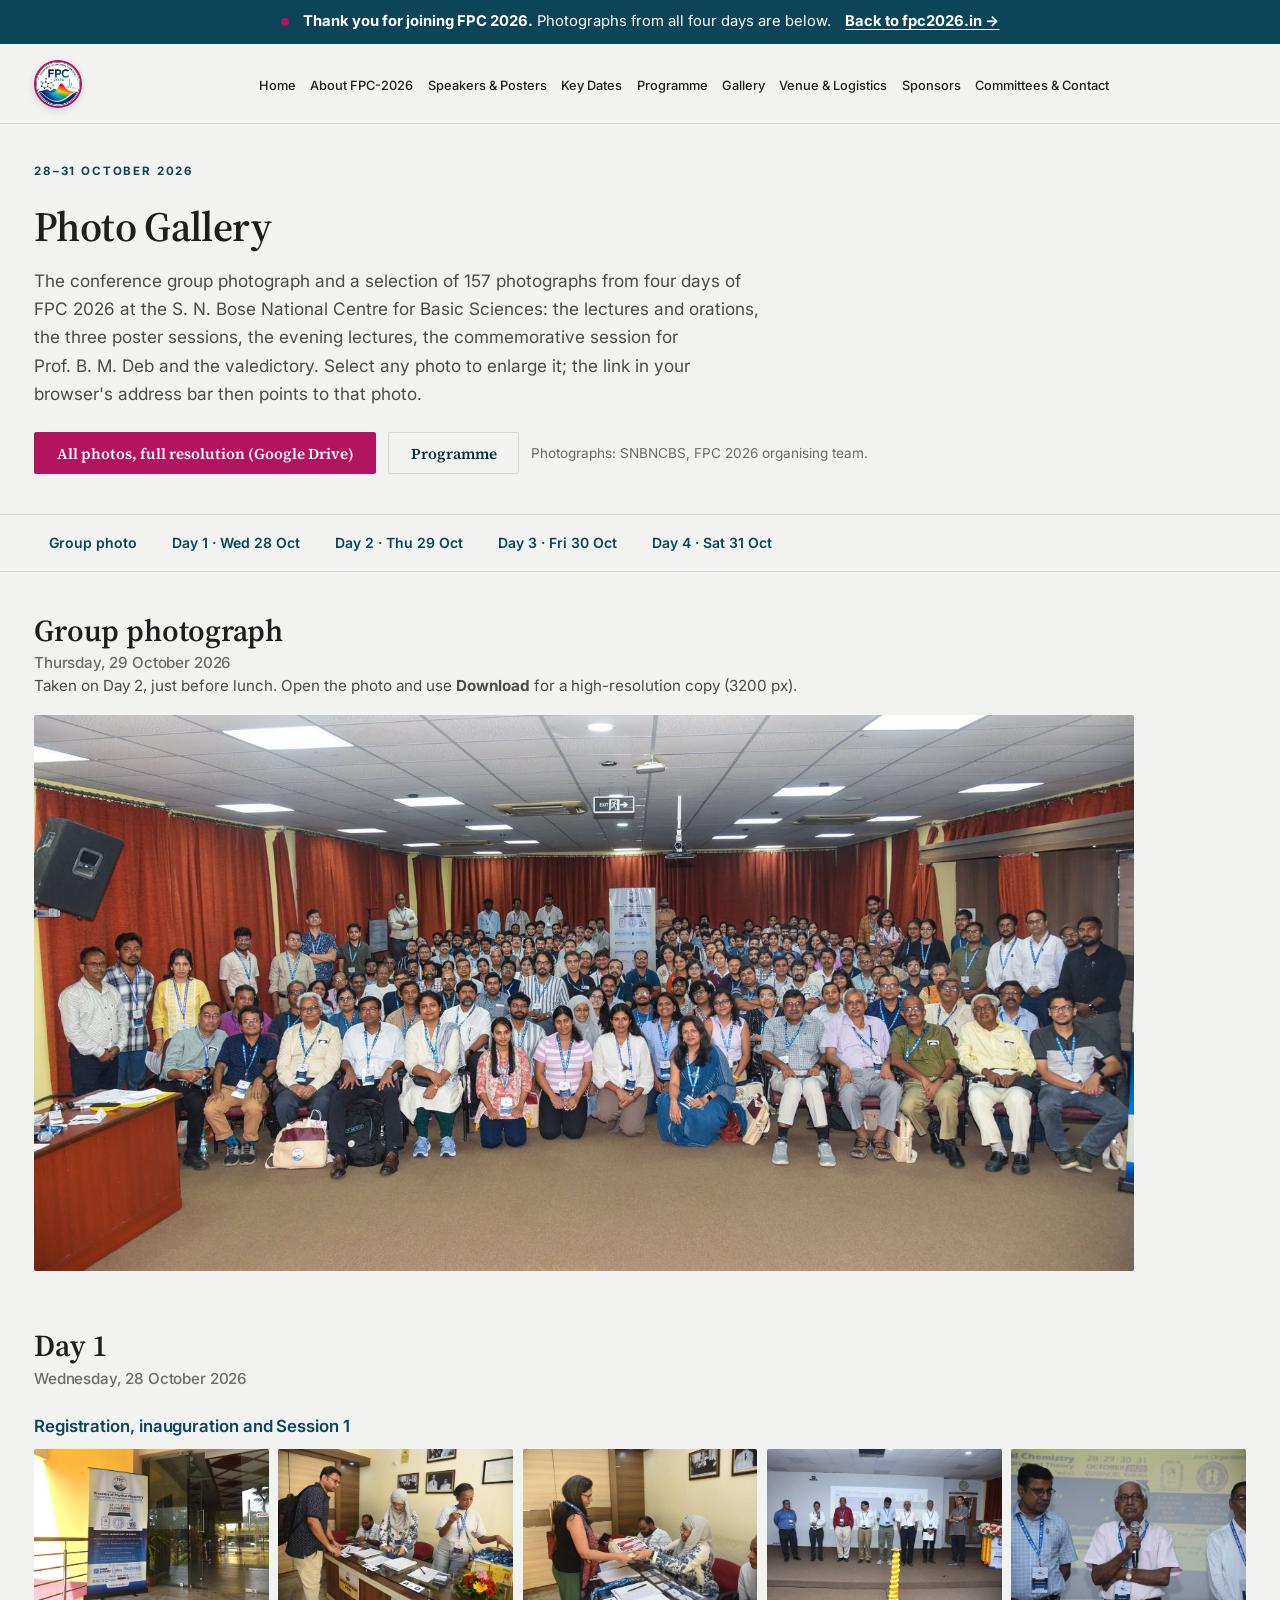
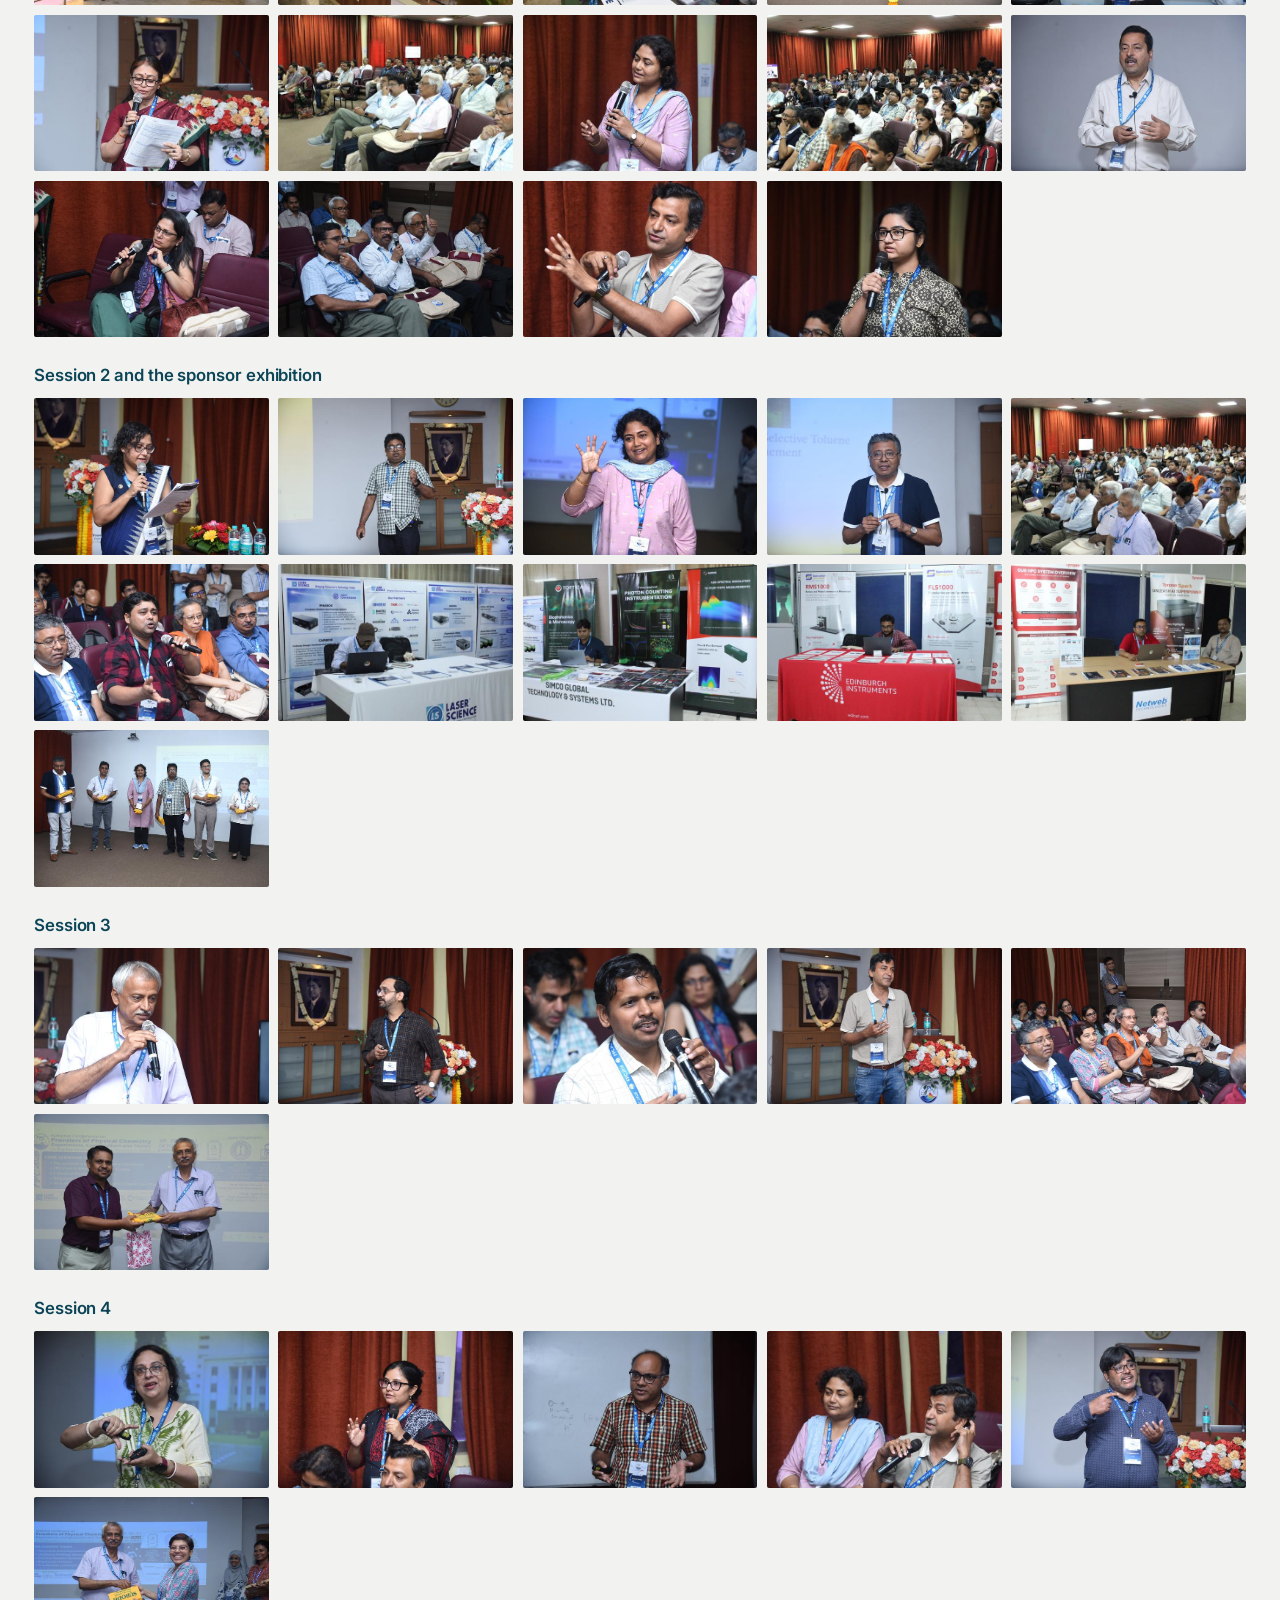
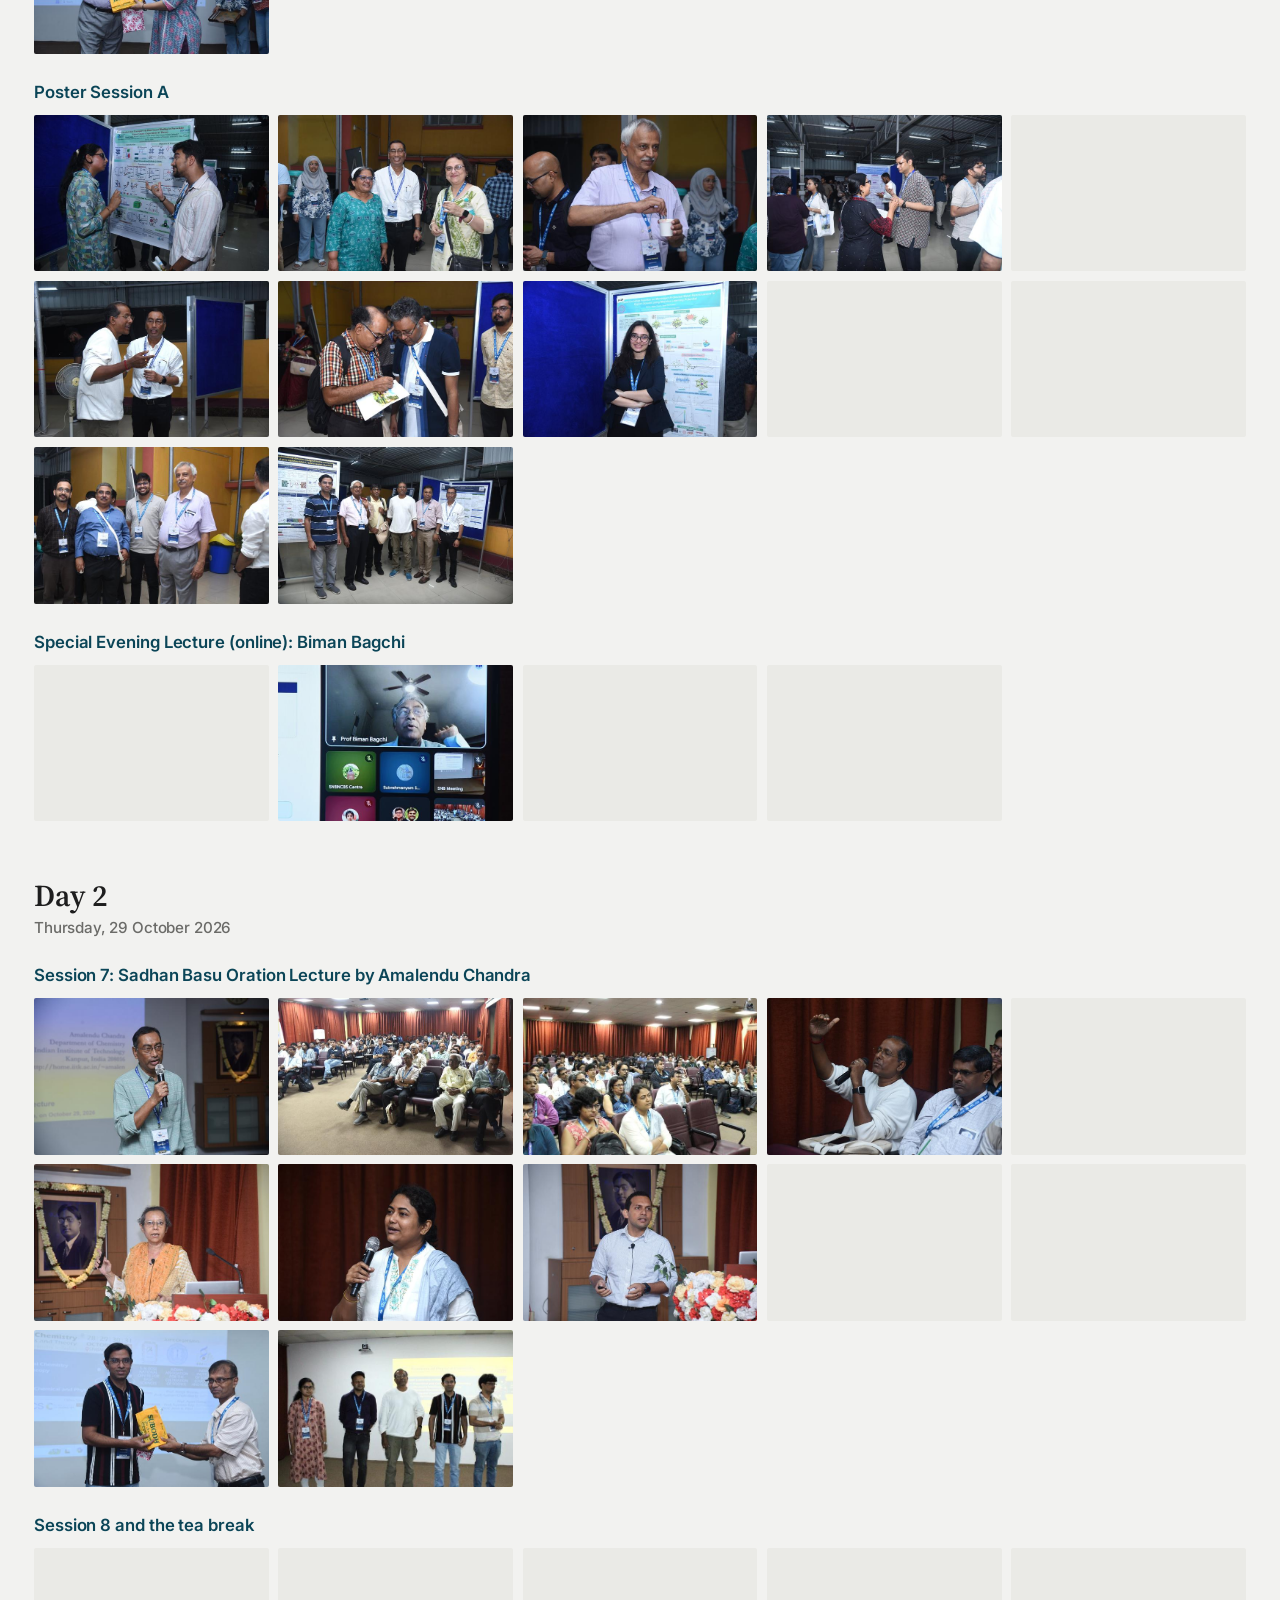
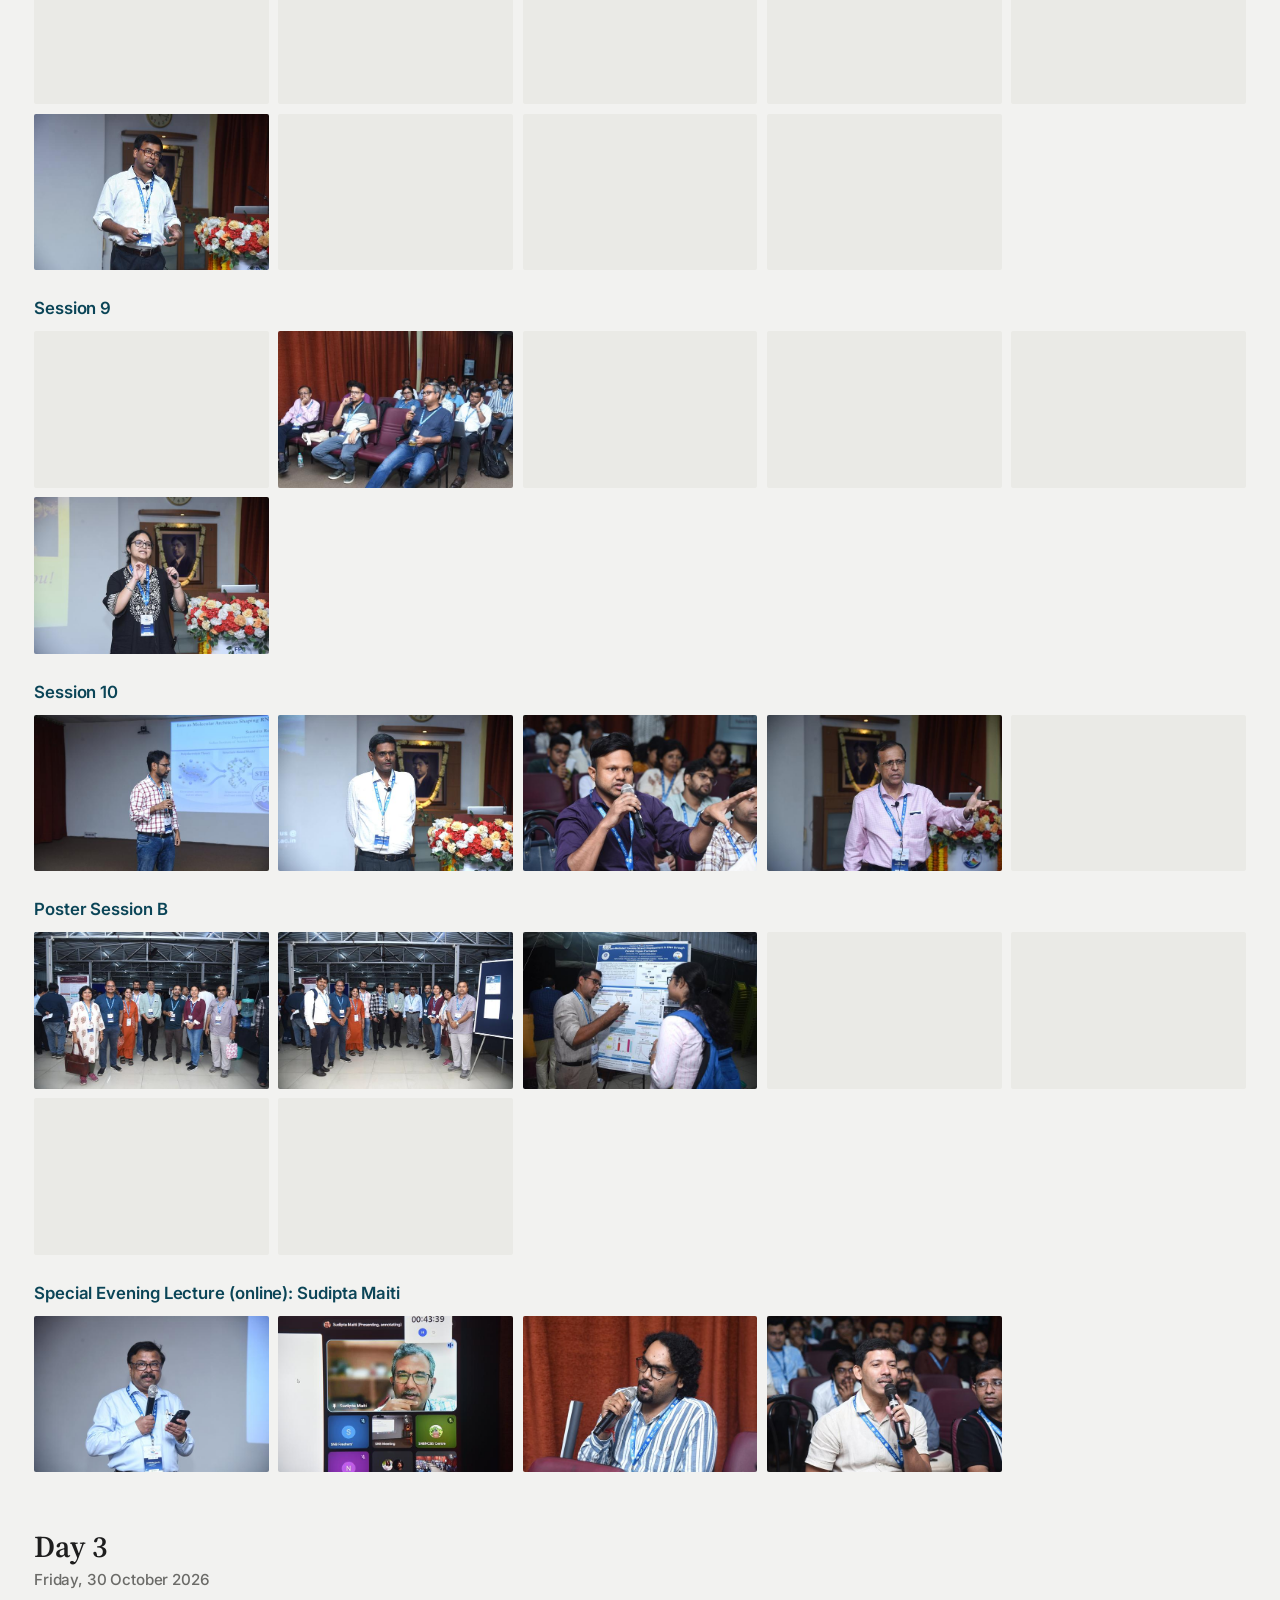
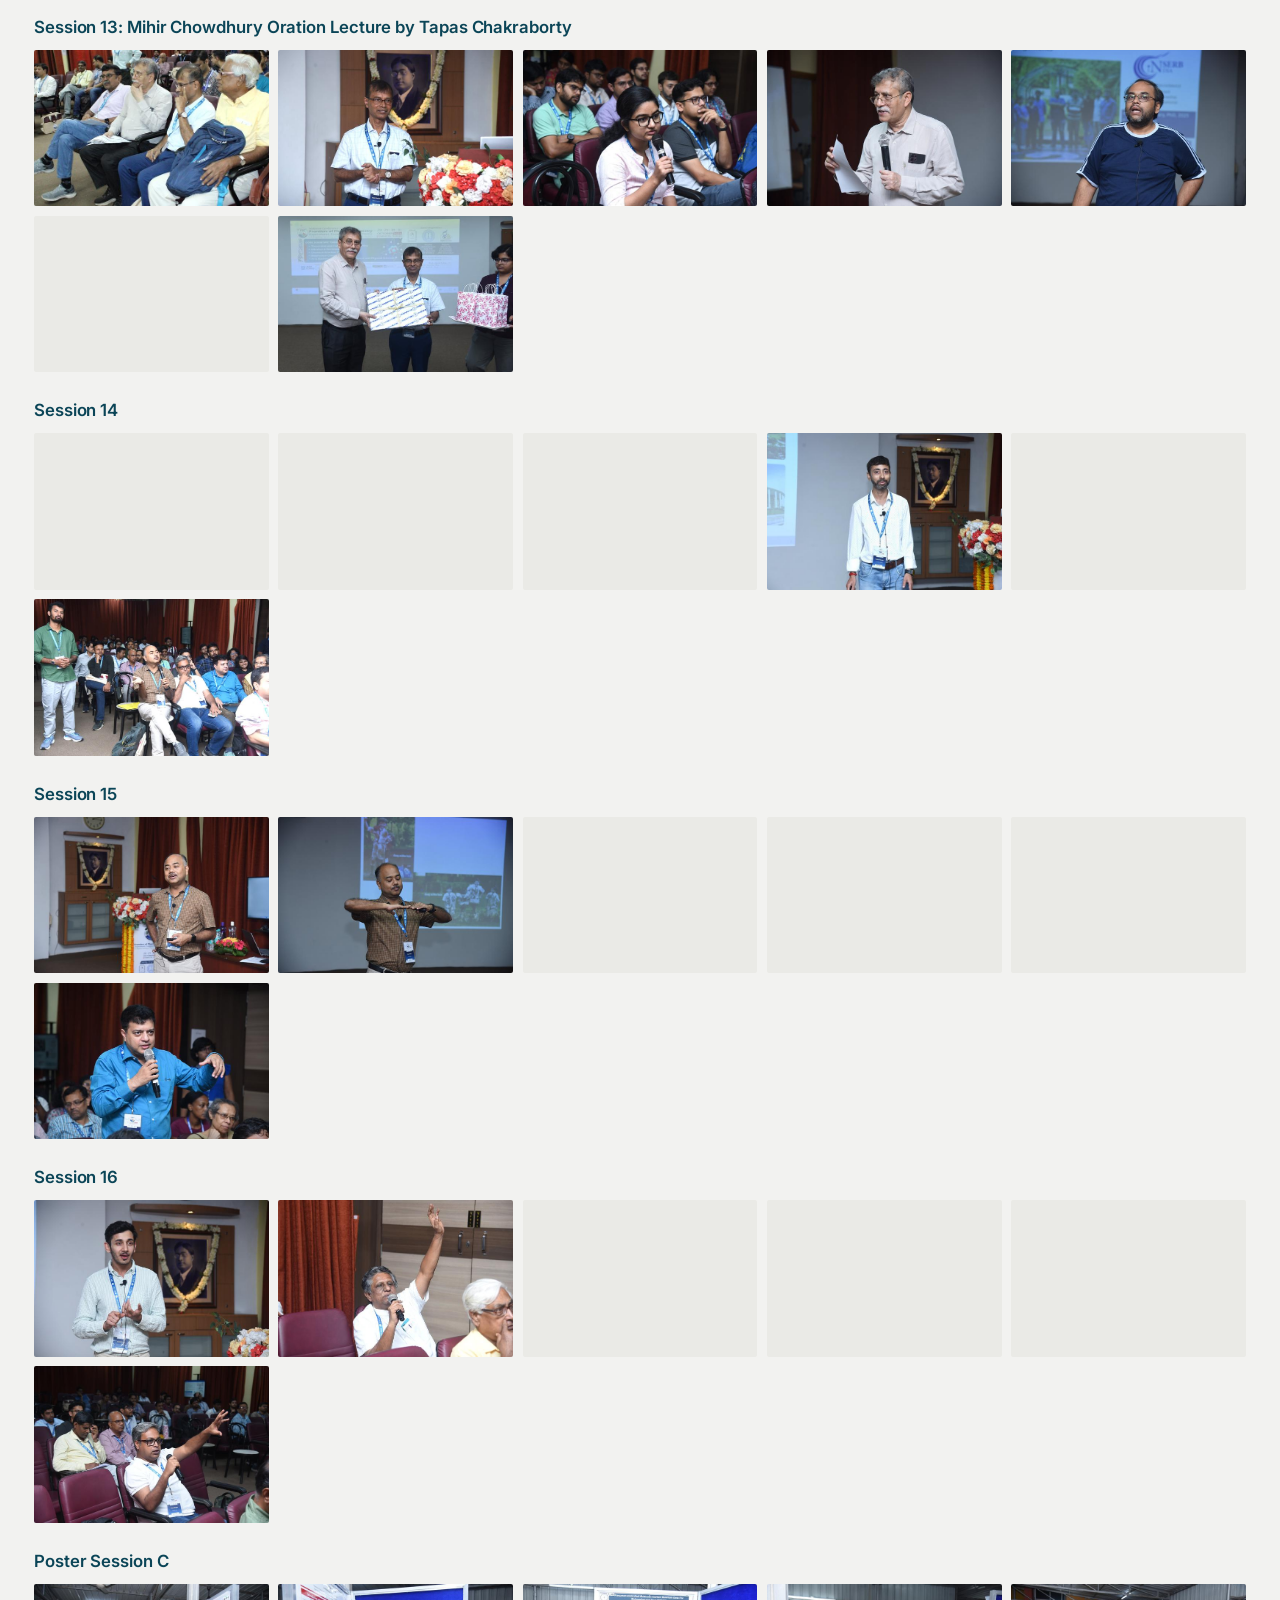
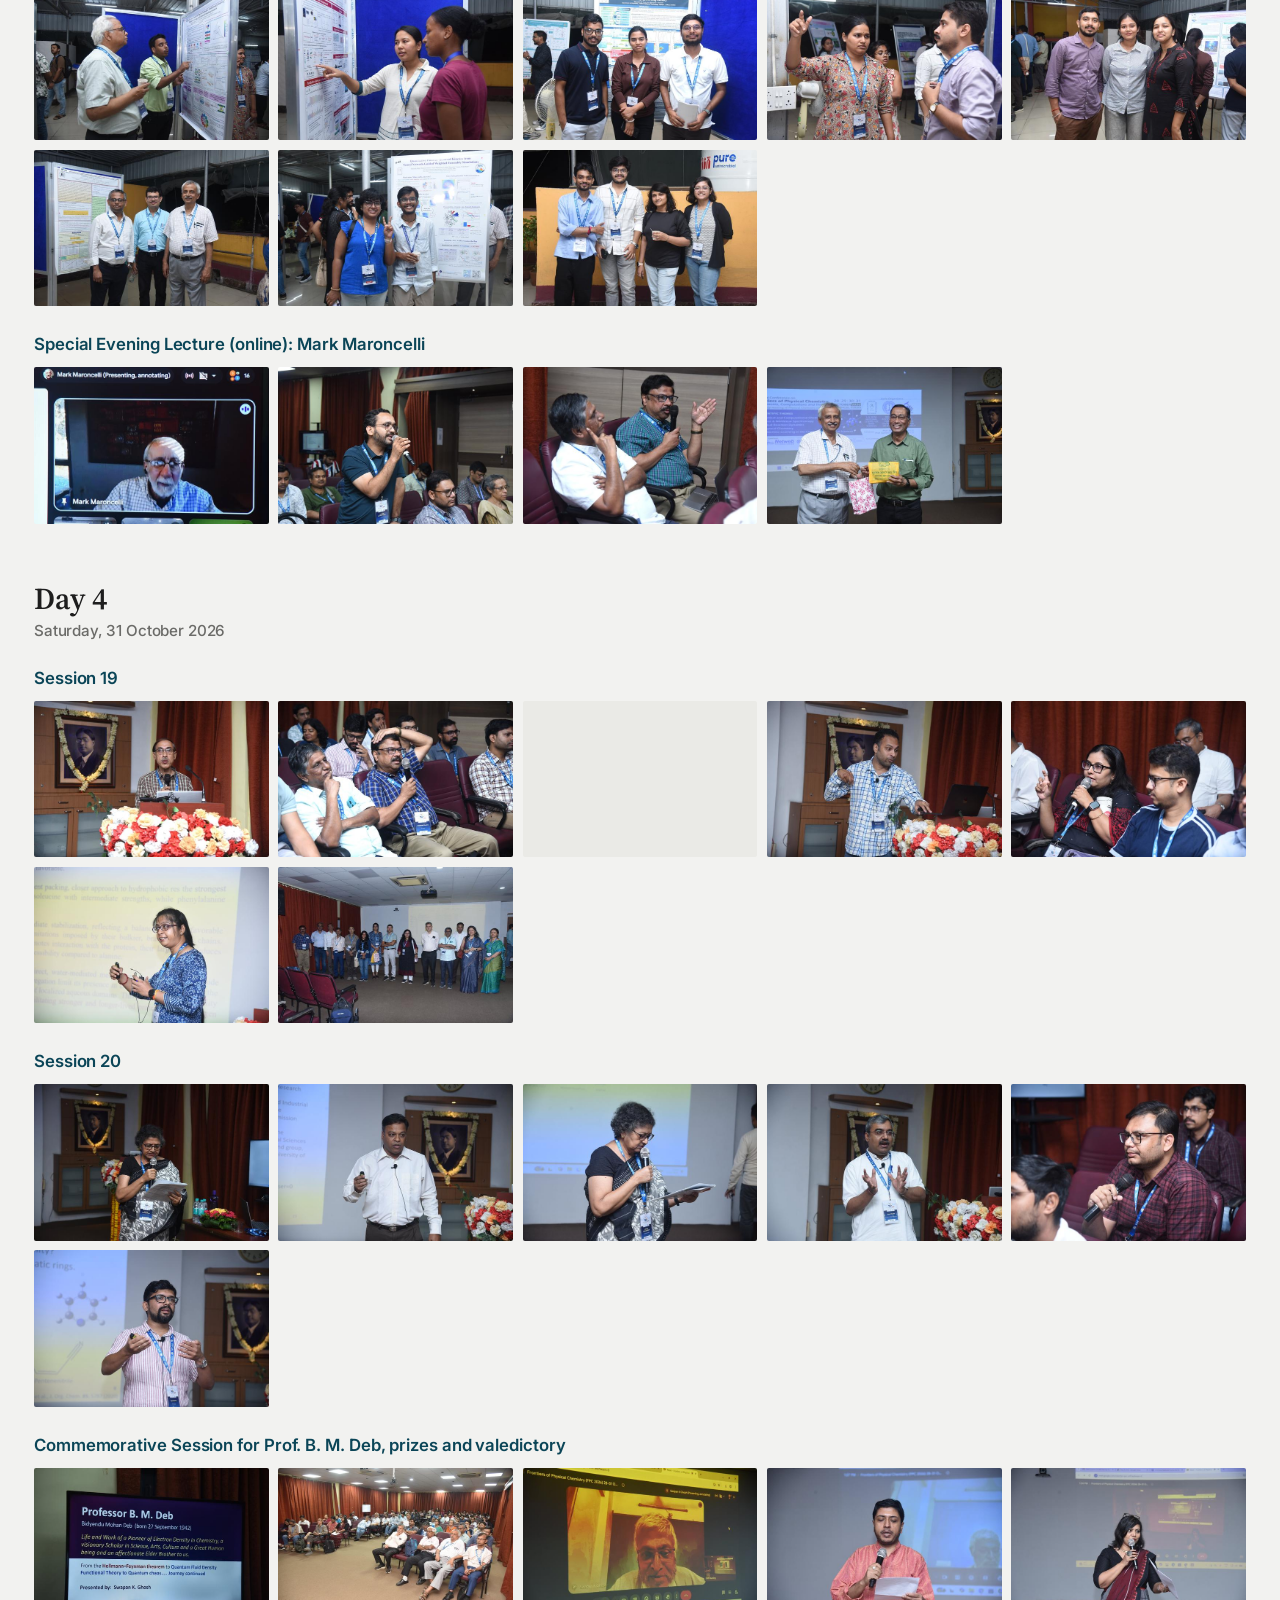
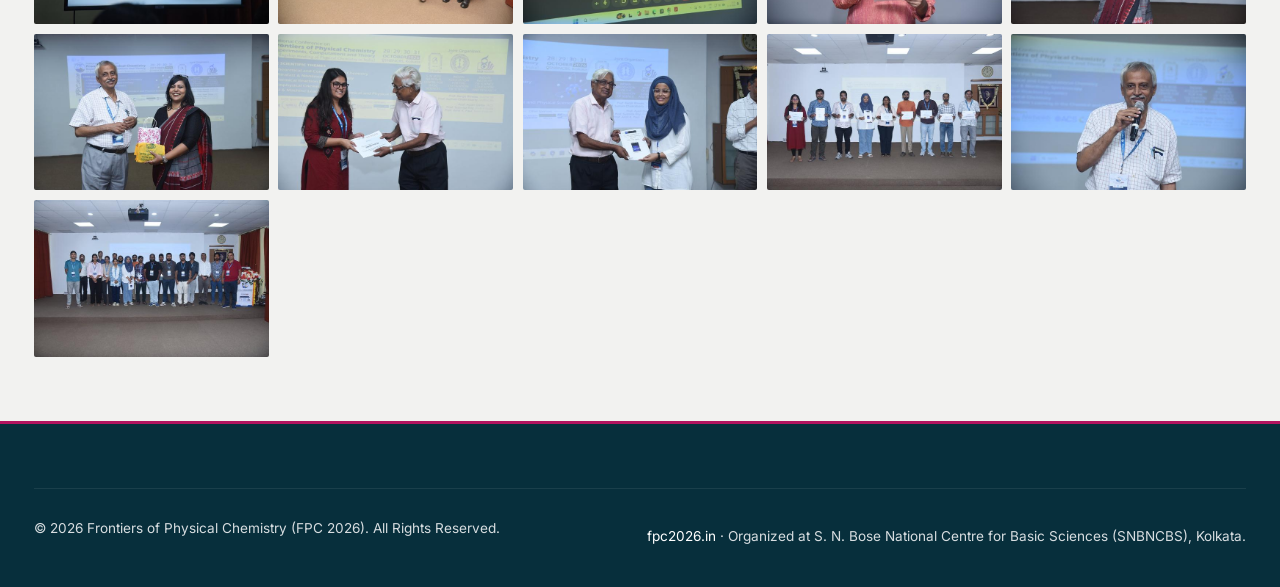
<file: gallery.html>
<!DOCTYPE html>
<html lang="en">
<head>
  <meta charset="UTF-8">
  <meta name="viewport" content="width=device-width, initial-scale=1.0">
  <title>Photo Gallery | FPC 2026, SNBNCBS Kolkata</title>
  <meta name="description" content="Photographs from Frontiers of Physical Chemistry 2026 (FPC-2026), 28-31 October 2026, S. N. Bose National Centre for Basic Sciences, Kolkata: lectures, poster sessions, the commemorative session and the valedictory.">
  <meta property="og:type" content="website">
  <meta property="og:url" content="https://fpc2026.in/gallery.html">
  <meta property="og:title" content="Photo Gallery | FPC 2026">
  <meta property="og:description" content="Photographs from Frontiers of Physical Chemistry 2026, SNBNCBS Kolkata, 28-31 October 2026.">
  <meta property="og:image" content="https://fpc2026.in/images/gallery/full/fpc2026-001.jpg">
  <meta property="twitter:card" content="summary_large_image">
  <link rel="icon" type="image/png" sizes="32x32" href="./images/favicon-32.png">
  <link rel="apple-touch-icon" sizes="180x180" href="./images/apple-touch-icon.png">
  <link rel="canonical" href="https://fpc2026.in/gallery.html">
  <meta name="theme-color" content="#071326">
  <link rel="preconnect" href="https://fonts.googleapis.com">
  <link rel="preconnect" href="https://fonts.gstatic.com" crossorigin>
  <link href="https://fonts.googleapis.com/css2?family=Inter:wght@400;500;600;700&family=Source+Serif+4:ital,opsz,wght@0,8..60,400;0,8..60,600;0,8..60,700;1,8..60,400&display=swap" rel="stylesheet">
  <link rel="stylesheet" href="./css/style.css?v=2.2">
  <link rel="stylesheet" href="./css/components.css?v=2.4">
  <link rel="stylesheet" href="./css/identity.css?v=1.0">
  <link rel="stylesheet" href="./css/gallery.css?v=1.2">
</head>
<body>
  <a class="skip-link" href="#main">Skip to main content</a>

  <div class="announce-bar">
    <div class="container announce-inner">
      <span class="announce-dot"></span>
      <span><strong>Thank you for joining FPC 2026.</strong><span class="announce-detail"> Photographs from all four days are below.</span></span>
      <a href="./" class="announce-link">Back to fpc2026.in &rarr;</a>
    </div>
  </div>

  <header class="site-header">
    <div class="container nav-container">
      <a href="./" class="brand-wrapper" aria-label="FPC 2026 Home">
        <img loading="eager" decoding="async" width="320" height="320" src="./images/conference_logo.jpeg" alt="FPC 2026 Logo" class="brand-logo">
      </a>
      <nav aria-label="Main Navigation">
        <ul class="nav-menu">
          <li><a href="./#home" class="nav-link">Home</a></li>
          <li><a href="./#about" class="nav-link">About FPC-2026</a></li>
          <li><a href="./#presenters" class="nav-link">Speakers & Posters</a></li>
          <li><a href="./#program" class="nav-link">Key Dates</a></li>
          <li><a href="./#schedule" class="nav-link">Programme</a></li>
          <li><a href="./gallery.html" class="nav-link active" aria-current="page">Gallery</a></li>
          <li><a href="./#venue" class="nav-link">Venue & Logistics</a></li>
          <li><a href="./#sponsors" class="nav-link">Sponsors</a></li>
          <li><a href="./#committees" class="nav-link">Committees & Contact</a></li>
        </ul>
      </nav>
      <div class="nav-actions">
        <button class="mobile-toggle" id="mobile-toggle" aria-label="Toggle Menu" aria-expanded="false">
          <span></span>
          <span></span>
          <span></span>
        </button>
      </div>
    </div>
  </header>

  <div class="mobile-drawer" id="mobile-drawer">
    <a href="./#home" class="mobile-nav-link">Home</a>
    <a href="./#about" class="mobile-nav-link">About FPC-2026 & Themes</a>
    <a href="./#presenters" class="mobile-nav-link">Speakers & Posters</a>
    <a href="./#program" class="mobile-nav-link">Program & Key Dates</a>
    <a href="./#schedule" class="mobile-nav-link">Programme (full schedule)</a>
    <a href="./gallery.html" class="mobile-nav-link">Photo Gallery</a>
    <a href="./#registration" class="mobile-nav-link">Registration & Abstract</a>
    <a href="./#venue" class="mobile-nav-link">Venue & Logistics</a>
    <a href="./#sponsors" class="mobile-nav-link">Sponsors</a>
    <a href="./#committees" class="mobile-nav-link">Committees & Contact</a>
  </div>

  <main id="main">
    <div class="gal-hero">
      <div class="container">
        <div class="section-header">
          <span class="section-badge">28–31 October 2026</span>
          <h1 class="section-title">Photo Gallery</h1>
          <p class="section-desc">
            The conference group photograph and a selection of 157 photographs from four days of FPC&nbsp;2026 at the S.&nbsp;N.&nbsp;Bose National Centre for Basic Sciences:
            the lectures and orations, the three poster sessions, the evening lectures, the commemorative session for Prof.&nbsp;B.&nbsp;M.&nbsp;Deb
            and the valedictory. Select any photo to enlarge it; the link in your browser's address bar then points to that photo.
          </p>
        </div>
        <div class="gal-actions">
          <a href="https://drive.google.com/drive/folders/1qFNrZiFX9R2cAQdo9u_OLBual7C-uw_D" class="btn btn-gold" target="_blank" rel="noopener">All photos, full resolution (Google Drive)</a>
          <a href="./#schedule" class="btn btn-outline-dark">Programme</a>
          <span class="gal-note">Photographs: SNBNCBS, FPC&nbsp;2026 organising team.</span>
        </div>
      </div>
    </div>

    <nav class="gal-daynav" aria-label="Gallery days">
      <div class="container">
        <ul>
          <li><a href="#group">Group photo</a></li>
          <li><a href="#day-1">Day 1 · Wed 28 Oct</a></li>
          <li><a href="#day-2">Day 2 · Thu 29 Oct</a></li>
          <li><a href="#day-3">Day 3 · Fri 30 Oct</a></li>
          <li><a href="#day-4">Day 4 · Sat 31 Oct</a></li>
        </ul>
      </div>
    </nav>

    <div class="container" style="padding-bottom:3rem">
<section class="gal-day gal-group" id="group" aria-labelledby="group-h"><h2 class="gal-day-title" id="group-h">Group photograph <span>Thursday, 29 October 2026</span></h2>
<p class="gal-group-note">Taken on Day 2, just before lunch. Open the photo and use <strong>Download</strong> for a high-resolution copy (3200&nbsp;px).</p><div class="gal-grid gal-grid-wide">
<a class="gal-item" id="photo-001" href="images/gallery/full/fpc2026-001.jpg" data-caption="Group photograph · Day 2, 29 October 2026" data-w="3200" data-h="1620"><img src="images/gallery/thumb/fpc2026-001.jpg" width="1600" height="810" loading="lazy" decoding="async" alt="FPC 2026 · Group photograph · Day 2, 29 October 2026"></a>
</div></section>
<section class="gal-day" id="day-1" aria-labelledby="day-1-h"><h2 class="gal-day-title" id="day-1-h">Day 1 <span>Wednesday, 28 October 2026</span></h2>
<h3 class="gal-sess-title">Registration, inauguration and Session 1</h3><div class="gal-grid">
<a class="gal-item" id="photo-002" href="images/gallery/full/fpc2026-002.jpg" data-caption="Day 1, 28 October 2026 · Registration, inauguration and Session 1" data-w="1600" data-h="1068"><img src="images/gallery/thumb/fpc2026-002.jpg" width="640" height="427" loading="lazy" decoding="async" alt="FPC 2026 · Day 1, 28 October 2026 · Registration, inauguration and Session 1"></a>
<a class="gal-item" id="photo-003" href="images/gallery/full/fpc2026-003.jpg" data-caption="Day 1, 28 October 2026 · Registration, inauguration and Session 1" data-w="1600" data-h="1068"><img src="images/gallery/thumb/fpc2026-003.jpg" width="640" height="427" loading="lazy" decoding="async" alt="FPC 2026 · Day 1, 28 October 2026 · Registration, inauguration and Session 1"></a>
<a class="gal-item" id="photo-004" href="images/gallery/full/fpc2026-004.jpg" data-caption="Day 1, 28 October 2026 · Registration, inauguration and Session 1" data-w="1600" data-h="1068"><img src="images/gallery/thumb/fpc2026-004.jpg" width="640" height="427" loading="lazy" decoding="async" alt="FPC 2026 · Day 1, 28 October 2026 · Registration, inauguration and Session 1"></a>
<a class="gal-item" id="photo-005" href="images/gallery/full/fpc2026-005.jpg" data-caption="Day 1, 28 October 2026 · Registration, inauguration and Session 1" data-w="1600" data-h="1045"><img src="images/gallery/thumb/fpc2026-005.jpg" width="640" height="418" loading="lazy" decoding="async" alt="FPC 2026 · Day 1, 28 October 2026 · Registration, inauguration and Session 1"></a>
<a class="gal-item" id="photo-006" href="images/gallery/full/fpc2026-006.jpg" data-caption="Day 1, 28 October 2026 · Registration, inauguration and Session 1" data-w="1600" data-h="1068"><img src="images/gallery/thumb/fpc2026-006.jpg" width="640" height="427" loading="lazy" decoding="async" alt="FPC 2026 · Day 1, 28 October 2026 · Registration, inauguration and Session 1"></a>
<a class="gal-item" id="photo-007" href="images/gallery/full/fpc2026-007.jpg" data-caption="Day 1, 28 October 2026 · Registration, inauguration and Session 1" data-w="1600" data-h="1043"><img src="images/gallery/thumb/fpc2026-007.jpg" width="640" height="417" loading="lazy" decoding="async" alt="FPC 2026 · Day 1, 28 October 2026 · Registration, inauguration and Session 1"></a>
<a class="gal-item" id="photo-008" href="images/gallery/full/fpc2026-008.jpg" data-caption="Day 1, 28 October 2026 · Registration, inauguration and Session 1" data-w="1600" data-h="891"><img src="images/gallery/thumb/fpc2026-008.jpg" width="640" height="356" loading="lazy" decoding="async" alt="FPC 2026 · Day 1, 28 October 2026 · Registration, inauguration and Session 1"></a>
<a class="gal-item" id="photo-009" href="images/gallery/full/fpc2026-009.jpg" data-caption="Day 1, 28 October 2026 · Registration, inauguration and Session 1" data-w="1600" data-h="1068"><img src="images/gallery/thumb/fpc2026-009.jpg" width="640" height="427" loading="lazy" decoding="async" alt="FPC 2026 · Day 1, 28 October 2026 · Registration, inauguration and Session 1"></a>
<a class="gal-item" id="photo-010" href="images/gallery/full/fpc2026-010.jpg" data-caption="Day 1, 28 October 2026 · Registration, inauguration and Session 1" data-w="1600" data-h="900"><img src="images/gallery/thumb/fpc2026-010.jpg" width="640" height="360" loading="lazy" decoding="async" alt="FPC 2026 · Day 1, 28 October 2026 · Registration, inauguration and Session 1"></a>
<a class="gal-item" id="photo-011" href="images/gallery/full/fpc2026-011.jpg" data-caption="Day 1, 28 October 2026 · Registration, inauguration and Session 1" data-w="1600" data-h="1017"><img src="images/gallery/thumb/fpc2026-011.jpg" width="640" height="407" loading="lazy" decoding="async" alt="FPC 2026 · Day 1, 28 October 2026 · Registration, inauguration and Session 1"></a>
<a class="gal-item" id="photo-012" href="images/gallery/full/fpc2026-012.jpg" data-caption="Day 1, 28 October 2026 · Registration, inauguration and Session 1" data-w="1600" data-h="1068"><img src="images/gallery/thumb/fpc2026-012.jpg" width="640" height="427" loading="lazy" decoding="async" alt="FPC 2026 · Day 1, 28 October 2026 · Registration, inauguration and Session 1"></a>
<a class="gal-item" id="photo-013" href="images/gallery/full/fpc2026-013.jpg" data-caption="Day 1, 28 October 2026 · Registration, inauguration and Session 1" data-w="1600" data-h="1068"><img src="images/gallery/thumb/fpc2026-013.jpg" width="640" height="427" loading="lazy" decoding="async" alt="FPC 2026 · Day 1, 28 October 2026 · Registration, inauguration and Session 1"></a>
<a class="gal-item" id="photo-014" href="images/gallery/full/fpc2026-014.jpg" data-caption="Day 1, 28 October 2026 · Registration, inauguration and Session 1" data-w="1600" data-h="1159"><img src="images/gallery/thumb/fpc2026-014.jpg" width="640" height="464" loading="lazy" decoding="async" alt="FPC 2026 · Day 1, 28 October 2026 · Registration, inauguration and Session 1"></a>
<a class="gal-item" id="photo-015" href="images/gallery/full/fpc2026-015.jpg" data-caption="Day 1, 28 October 2026 · Registration, inauguration and Session 1" data-w="1600" data-h="1068"><img src="images/gallery/thumb/fpc2026-015.jpg" width="640" height="427" loading="lazy" decoding="async" alt="FPC 2026 · Day 1, 28 October 2026 · Registration, inauguration and Session 1"></a>
</div>
<h3 class="gal-sess-title">Session 2 and the sponsor exhibition</h3><div class="gal-grid">
<a class="gal-item" id="photo-016" href="images/gallery/full/fpc2026-016.jpg" data-caption="Day 1, 28 October 2026 · Session 2 and the sponsor exhibition" data-w="1600" data-h="1068"><img src="images/gallery/thumb/fpc2026-016.jpg" width="640" height="427" loading="lazy" decoding="async" alt="FPC 2026 · Day 1, 28 October 2026 · Session 2 and the sponsor exhibition"></a>
<a class="gal-item" id="photo-017" href="images/gallery/full/fpc2026-017.jpg" data-caption="Day 1, 28 October 2026 · Session 2 and the sponsor exhibition" data-w="1600" data-h="1068"><img src="images/gallery/thumb/fpc2026-017.jpg" width="640" height="427" loading="lazy" decoding="async" alt="FPC 2026 · Day 1, 28 October 2026 · Session 2 and the sponsor exhibition"></a>
<a class="gal-item" id="photo-018" href="images/gallery/full/fpc2026-018.jpg" data-caption="Day 1, 28 October 2026 · Session 2 and the sponsor exhibition" data-w="1600" data-h="1068"><img src="images/gallery/thumb/fpc2026-018.jpg" width="640" height="427" loading="lazy" decoding="async" alt="FPC 2026 · Day 1, 28 October 2026 · Session 2 and the sponsor exhibition"></a>
<a class="gal-item" id="photo-019" href="images/gallery/full/fpc2026-019.jpg" data-caption="Day 1, 28 October 2026 · Session 2 and the sponsor exhibition" data-w="1600" data-h="1068"><img src="images/gallery/thumb/fpc2026-019.jpg" width="640" height="427" loading="lazy" decoding="async" alt="FPC 2026 · Day 1, 28 October 2026 · Session 2 and the sponsor exhibition"></a>
<a class="gal-item" id="photo-020" href="images/gallery/full/fpc2026-020.jpg" data-caption="Day 1, 28 October 2026 · Session 2 and the sponsor exhibition" data-w="1600" data-h="900"><img src="images/gallery/thumb/fpc2026-020.jpg" width="640" height="360" loading="lazy" decoding="async" alt="FPC 2026 · Day 1, 28 October 2026 · Session 2 and the sponsor exhibition"></a>
<a class="gal-item" id="photo-021" href="images/gallery/full/fpc2026-021.jpg" data-caption="Day 1, 28 October 2026 · Session 2 and the sponsor exhibition" data-w="1600" data-h="1068"><img src="images/gallery/thumb/fpc2026-021.jpg" width="640" height="427" loading="lazy" decoding="async" alt="FPC 2026 · Day 1, 28 October 2026 · Session 2 and the sponsor exhibition"></a>
<a class="gal-item" id="photo-022" href="images/gallery/full/fpc2026-022.jpg" data-caption="Day 1, 28 October 2026 · Session 2 and the sponsor exhibition" data-w="1600" data-h="900"><img src="images/gallery/thumb/fpc2026-022.jpg" width="640" height="360" loading="lazy" decoding="async" alt="FPC 2026 · Day 1, 28 October 2026 · Session 2 and the sponsor exhibition"></a>
<a class="gal-item" id="photo-023" href="images/gallery/full/fpc2026-023.jpg" data-caption="Day 1, 28 October 2026 · Session 2 and the sponsor exhibition" data-w="1600" data-h="900"><img src="images/gallery/thumb/fpc2026-023.jpg" width="640" height="360" loading="lazy" decoding="async" alt="FPC 2026 · Day 1, 28 October 2026 · Session 2 and the sponsor exhibition"></a>
<a class="gal-item" id="photo-024" href="images/gallery/full/fpc2026-024.jpg" data-caption="Day 1, 28 October 2026 · Session 2 and the sponsor exhibition" data-w="1600" data-h="900"><img src="images/gallery/thumb/fpc2026-024.jpg" width="640" height="360" loading="lazy" decoding="async" alt="FPC 2026 · Day 1, 28 October 2026 · Session 2 and the sponsor exhibition"></a>
<a class="gal-item" id="photo-025" href="images/gallery/full/fpc2026-025.jpg" data-caption="Day 1, 28 October 2026 · Session 2 and the sponsor exhibition" data-w="1600" data-h="900"><img src="images/gallery/thumb/fpc2026-025.jpg" width="640" height="360" loading="lazy" decoding="async" alt="FPC 2026 · Day 1, 28 October 2026 · Session 2 and the sponsor exhibition"></a>
<a class="gal-item" id="photo-026" href="images/gallery/full/fpc2026-026.jpg" data-caption="Day 1, 28 October 2026 · Session 2 and the sponsor exhibition" data-w="1600" data-h="1053"><img src="images/gallery/thumb/fpc2026-026.jpg" width="640" height="421" loading="lazy" decoding="async" alt="FPC 2026 · Day 1, 28 October 2026 · Session 2 and the sponsor exhibition"></a>
</div>
<h3 class="gal-sess-title">Session 3</h3><div class="gal-grid">
<a class="gal-item" id="photo-027" href="images/gallery/full/fpc2026-027.jpg" data-caption="Day 1, 28 October 2026 · Session 3" data-w="1600" data-h="1085"><img src="images/gallery/thumb/fpc2026-027.jpg" width="640" height="434" loading="lazy" decoding="async" alt="FPC 2026 · Day 1, 28 October 2026 · Session 3"></a>
<a class="gal-item" id="photo-028" href="images/gallery/full/fpc2026-028.jpg" data-caption="Day 1, 28 October 2026 · Session 3" data-w="1600" data-h="1068"><img src="images/gallery/thumb/fpc2026-028.jpg" width="640" height="427" loading="lazy" decoding="async" alt="FPC 2026 · Day 1, 28 October 2026 · Session 3"></a>
<a class="gal-item" id="photo-029" href="images/gallery/full/fpc2026-029.jpg" data-caption="Day 1, 28 October 2026 · Session 3" data-w="1600" data-h="1042"><img src="images/gallery/thumb/fpc2026-029.jpg" width="640" height="417" loading="lazy" decoding="async" alt="FPC 2026 · Day 1, 28 October 2026 · Session 3"></a>
<a class="gal-item" id="photo-030" href="images/gallery/full/fpc2026-030.jpg" data-caption="Day 1, 28 October 2026 · Session 3" data-w="1600" data-h="1068"><img src="images/gallery/thumb/fpc2026-030.jpg" width="640" height="427" loading="lazy" decoding="async" alt="FPC 2026 · Day 1, 28 October 2026 · Session 3"></a>
<a class="gal-item" id="photo-031" href="images/gallery/full/fpc2026-031.jpg" data-caption="Day 1, 28 October 2026 · Session 3" data-w="1600" data-h="1068"><img src="images/gallery/thumb/fpc2026-031.jpg" width="640" height="427" loading="lazy" decoding="async" alt="FPC 2026 · Day 1, 28 October 2026 · Session 3"></a>
<a class="gal-item" id="photo-032" href="images/gallery/full/fpc2026-032.jpg" data-caption="Day 1, 28 October 2026 · Session 3" data-w="1600" data-h="1068"><img src="images/gallery/thumb/fpc2026-032.jpg" width="640" height="427" loading="lazy" decoding="async" alt="FPC 2026 · Day 1, 28 October 2026 · Session 3"></a>
</div>
<h3 class="gal-sess-title">Session 4</h3><div class="gal-grid">
<a class="gal-item" id="photo-033" href="images/gallery/full/fpc2026-033.jpg" data-caption="Day 1, 28 October 2026 · Session 4" data-w="1600" data-h="1068"><img src="images/gallery/thumb/fpc2026-033.jpg" width="640" height="427" loading="lazy" decoding="async" alt="FPC 2026 · Day 1, 28 October 2026 · Session 4"></a>
<a class="gal-item" id="photo-034" href="images/gallery/full/fpc2026-034.jpg" data-caption="Day 1, 28 October 2026 · Session 4" data-w="1600" data-h="1068"><img src="images/gallery/thumb/fpc2026-034.jpg" width="640" height="427" loading="lazy" decoding="async" alt="FPC 2026 · Day 1, 28 October 2026 · Session 4"></a>
<a class="gal-item" id="photo-035" href="images/gallery/full/fpc2026-035.jpg" data-caption="Day 1, 28 October 2026 · Session 4" data-w="1600" data-h="1068"><img src="images/gallery/thumb/fpc2026-035.jpg" width="640" height="427" loading="lazy" decoding="async" alt="FPC 2026 · Day 1, 28 October 2026 · Session 4"></a>
<a class="gal-item" id="photo-036" href="images/gallery/full/fpc2026-036.jpg" data-caption="Day 1, 28 October 2026 · Session 4" data-w="1600" data-h="986"><img src="images/gallery/thumb/fpc2026-036.jpg" width="640" height="394" loading="lazy" decoding="async" alt="FPC 2026 · Day 1, 28 October 2026 · Session 4"></a>
<a class="gal-item" id="photo-037" href="images/gallery/full/fpc2026-037.jpg" data-caption="Day 1, 28 October 2026 · Session 4" data-w="1600" data-h="1068"><img src="images/gallery/thumb/fpc2026-037.jpg" width="640" height="427" loading="lazy" decoding="async" alt="FPC 2026 · Day 1, 28 October 2026 · Session 4"></a>
<a class="gal-item" id="photo-038" href="images/gallery/full/fpc2026-038.jpg" data-caption="Day 1, 28 October 2026 · Session 4" data-w="1600" data-h="1068"><img src="images/gallery/thumb/fpc2026-038.jpg" width="640" height="427" loading="lazy" decoding="async" alt="FPC 2026 · Day 1, 28 October 2026 · Session 4"></a>
</div>
<h3 class="gal-sess-title">Poster Session A</h3><div class="gal-grid">
<a class="gal-item" id="photo-039" href="images/gallery/full/fpc2026-039.jpg" data-caption="Day 1, 28 October 2026 · Poster Session A" data-w="1600" data-h="1068"><img src="images/gallery/thumb/fpc2026-039.jpg" width="640" height="427" loading="lazy" decoding="async" alt="FPC 2026 · Day 1, 28 October 2026 · Poster Session A"></a>
<a class="gal-item" id="photo-040" href="images/gallery/full/fpc2026-040.jpg" data-caption="Day 1, 28 October 2026 · Poster Session A" data-w="1600" data-h="1068"><img src="images/gallery/thumb/fpc2026-040.jpg" width="640" height="427" loading="lazy" decoding="async" alt="FPC 2026 · Day 1, 28 October 2026 · Poster Session A"></a>
<a class="gal-item" id="photo-041" href="images/gallery/full/fpc2026-041.jpg" data-caption="Day 1, 28 October 2026 · Poster Session A" data-w="1600" data-h="1068"><img src="images/gallery/thumb/fpc2026-041.jpg" width="640" height="427" loading="lazy" decoding="async" alt="FPC 2026 · Day 1, 28 October 2026 · Poster Session A"></a>
<a class="gal-item" id="photo-042" href="images/gallery/full/fpc2026-042.jpg" data-caption="Day 1, 28 October 2026 · Poster Session A" data-w="1600" data-h="1068"><img src="images/gallery/thumb/fpc2026-042.jpg" width="640" height="427" loading="lazy" decoding="async" alt="FPC 2026 · Day 1, 28 October 2026 · Poster Session A"></a>
<a class="gal-item" id="photo-043" href="images/gallery/full/fpc2026-043.jpg" data-caption="Day 1, 28 October 2026 · Poster Session A" data-w="1600" data-h="1068"><img src="images/gallery/thumb/fpc2026-043.jpg" width="640" height="427" loading="lazy" decoding="async" alt="FPC 2026 · Day 1, 28 October 2026 · Poster Session A"></a>
<a class="gal-item" id="photo-044" href="images/gallery/full/fpc2026-044.jpg" data-caption="Day 1, 28 October 2026 · Poster Session A" data-w="1600" data-h="1068"><img src="images/gallery/thumb/fpc2026-044.jpg" width="640" height="427" loading="lazy" decoding="async" alt="FPC 2026 · Day 1, 28 October 2026 · Poster Session A"></a>
<a class="gal-item" id="photo-045" href="images/gallery/full/fpc2026-045.jpg" data-caption="Day 1, 28 October 2026 · Poster Session A" data-w="1600" data-h="1068"><img src="images/gallery/thumb/fpc2026-045.jpg" width="640" height="427" loading="lazy" decoding="async" alt="FPC 2026 · Day 1, 28 October 2026 · Poster Session A"></a>
<a class="gal-item" id="photo-046" href="images/gallery/full/fpc2026-046.jpg" data-caption="Day 1, 28 October 2026 · Poster Session A" data-w="1600" data-h="1068"><img src="images/gallery/thumb/fpc2026-046.jpg" width="640" height="427" loading="lazy" decoding="async" alt="FPC 2026 · Day 1, 28 October 2026 · Poster Session A"></a>
<a class="gal-item" id="photo-047" href="images/gallery/full/fpc2026-047.jpg" data-caption="Day 1, 28 October 2026 · Poster Session A" data-w="1600" data-h="1068"><img src="images/gallery/thumb/fpc2026-047.jpg" width="640" height="427" loading="lazy" decoding="async" alt="FPC 2026 · Day 1, 28 October 2026 · Poster Session A"></a>
<a class="gal-item" id="photo-048" href="images/gallery/full/fpc2026-048.jpg" data-caption="Day 1, 28 October 2026 · Poster Session A" data-w="1600" data-h="1068"><img src="images/gallery/thumb/fpc2026-048.jpg" width="640" height="427" loading="lazy" decoding="async" alt="FPC 2026 · Day 1, 28 October 2026 · Poster Session A"></a>
<a class="gal-item" id="photo-049" href="images/gallery/full/fpc2026-049.jpg" data-caption="Day 1, 28 October 2026 · Poster Session A" data-w="1600" data-h="1044"><img src="images/gallery/thumb/fpc2026-049.jpg" width="640" height="418" loading="lazy" decoding="async" alt="FPC 2026 · Day 1, 28 October 2026 · Poster Session A"></a>
<a class="gal-item" id="photo-050" href="images/gallery/full/fpc2026-050.jpg" data-caption="Day 1, 28 October 2026 · Poster Session A" data-w="1600" data-h="1062"><img src="images/gallery/thumb/fpc2026-050.jpg" width="640" height="425" loading="lazy" decoding="async" alt="FPC 2026 · Day 1, 28 October 2026 · Poster Session A"></a>
</div>
<h3 class="gal-sess-title">Special Evening Lecture (online): Biman Bagchi</h3><div class="gal-grid">
<a class="gal-item" id="photo-051" href="images/gallery/full/fpc2026-051.jpg" data-caption="Day 1, 28 October 2026 · Special Evening Lecture (online): Biman Bagchi" data-w="1600" data-h="1068"><img src="images/gallery/thumb/fpc2026-051.jpg" width="640" height="427" loading="lazy" decoding="async" alt="FPC 2026 · Day 1, 28 October 2026 · Special Evening Lecture (online): Biman Bagchi"></a>
<a class="gal-item" id="photo-052" href="images/gallery/full/fpc2026-052.jpg" data-caption="Day 1, 28 October 2026 · Special Evening Lecture (online): Biman Bagchi" data-w="1600" data-h="977"><img src="images/gallery/thumb/fpc2026-052.jpg" width="640" height="391" loading="lazy" decoding="async" alt="FPC 2026 · Day 1, 28 October 2026 · Special Evening Lecture (online): Biman Bagchi"></a>
<a class="gal-item" id="photo-053" href="images/gallery/full/fpc2026-053.jpg" data-caption="Day 1, 28 October 2026 · Special Evening Lecture (online): Biman Bagchi" data-w="1600" data-h="1068"><img src="images/gallery/thumb/fpc2026-053.jpg" width="640" height="427" loading="lazy" decoding="async" alt="FPC 2026 · Day 1, 28 October 2026 · Special Evening Lecture (online): Biman Bagchi"></a>
<a class="gal-item" id="photo-054" href="images/gallery/full/fpc2026-054.jpg" data-caption="Day 1, 28 October 2026 · Special Evening Lecture (online): Biman Bagchi" data-w="1600" data-h="1068"><img src="images/gallery/thumb/fpc2026-054.jpg" width="640" height="427" loading="lazy" decoding="async" alt="FPC 2026 · Day 1, 28 October 2026 · Special Evening Lecture (online): Biman Bagchi"></a>
</div>
</section>
<section class="gal-day" id="day-2" aria-labelledby="day-2-h"><h2 class="gal-day-title" id="day-2-h">Day 2 <span>Thursday, 29 October 2026</span></h2>
<h3 class="gal-sess-title">Session 7: Sadhan Basu Oration Lecture by Amalendu Chandra</h3><div class="gal-grid">
<a class="gal-item" id="photo-055" href="images/gallery/full/fpc2026-055.jpg" data-caption="Day 2, 29 October 2026 · Session 7: Sadhan Basu Oration Lecture by Amalendu Chandra" data-w="1600" data-h="1068"><img src="images/gallery/thumb/fpc2026-055.jpg" width="640" height="427" loading="lazy" decoding="async" alt="FPC 2026 · Day 2, 29 October 2026 · Session 7: Sadhan Basu Oration Lecture by Amalendu Chandra"></a>
<a class="gal-item" id="photo-056" href="images/gallery/full/fpc2026-056.jpg" data-caption="Day 2, 29 October 2026 · Session 7: Sadhan Basu Oration Lecture by Amalendu Chandra" data-w="1600" data-h="1010"><img src="images/gallery/thumb/fpc2026-056.jpg" width="640" height="404" loading="lazy" decoding="async" alt="FPC 2026 · Day 2, 29 October 2026 · Session 7: Sadhan Basu Oration Lecture by Amalendu Chandra"></a>
<a class="gal-item" id="photo-057" href="images/gallery/full/fpc2026-057.jpg" data-caption="Day 2, 29 October 2026 · Session 7: Sadhan Basu Oration Lecture by Amalendu Chandra" data-w="1600" data-h="887"><img src="images/gallery/thumb/fpc2026-057.jpg" width="640" height="355" loading="lazy" decoding="async" alt="FPC 2026 · Day 2, 29 October 2026 · Session 7: Sadhan Basu Oration Lecture by Amalendu Chandra"></a>
<a class="gal-item" id="photo-058" href="images/gallery/full/fpc2026-058.jpg" data-caption="Day 2, 29 October 2026 · Session 7: Sadhan Basu Oration Lecture by Amalendu Chandra" data-w="1600" data-h="1068"><img src="images/gallery/thumb/fpc2026-058.jpg" width="640" height="427" loading="lazy" decoding="async" alt="FPC 2026 · Day 2, 29 October 2026 · Session 7: Sadhan Basu Oration Lecture by Amalendu Chandra"></a>
<a class="gal-item" id="photo-059" href="images/gallery/full/fpc2026-059.jpg" data-caption="Day 2, 29 October 2026 · Session 7: Sadhan Basu Oration Lecture by Amalendu Chandra" data-w="1600" data-h="1068"><img src="images/gallery/thumb/fpc2026-059.jpg" width="640" height="427" loading="lazy" decoding="async" alt="FPC 2026 · Day 2, 29 October 2026 · Session 7: Sadhan Basu Oration Lecture by Amalendu Chandra"></a>
<a class="gal-item" id="photo-060" href="images/gallery/full/fpc2026-060.jpg" data-caption="Day 2, 29 October 2026 · Session 7: Sadhan Basu Oration Lecture by Amalendu Chandra" data-w="1600" data-h="1068"><img src="images/gallery/thumb/fpc2026-060.jpg" width="640" height="427" loading="lazy" decoding="async" alt="FPC 2026 · Day 2, 29 October 2026 · Session 7: Sadhan Basu Oration Lecture by Amalendu Chandra"></a>
<a class="gal-item" id="photo-061" href="images/gallery/full/fpc2026-061.jpg" data-caption="Day 2, 29 October 2026 · Session 7: Sadhan Basu Oration Lecture by Amalendu Chandra" data-w="1600" data-h="1068"><img src="images/gallery/thumb/fpc2026-061.jpg" width="640" height="427" loading="lazy" decoding="async" alt="FPC 2026 · Day 2, 29 October 2026 · Session 7: Sadhan Basu Oration Lecture by Amalendu Chandra"></a>
<a class="gal-item" id="photo-062" href="images/gallery/full/fpc2026-062.jpg" data-caption="Day 2, 29 October 2026 · Session 7: Sadhan Basu Oration Lecture by Amalendu Chandra" data-w="1600" data-h="1068"><img src="images/gallery/thumb/fpc2026-062.jpg" width="640" height="427" loading="lazy" decoding="async" alt="FPC 2026 · Day 2, 29 October 2026 · Session 7: Sadhan Basu Oration Lecture by Amalendu Chandra"></a>
<a class="gal-item" id="photo-063" href="images/gallery/full/fpc2026-063.jpg" data-caption="Day 2, 29 October 2026 · Session 7: Sadhan Basu Oration Lecture by Amalendu Chandra" data-w="1600" data-h="1068"><img src="images/gallery/thumb/fpc2026-063.jpg" width="640" height="427" loading="lazy" decoding="async" alt="FPC 2026 · Day 2, 29 October 2026 · Session 7: Sadhan Basu Oration Lecture by Amalendu Chandra"></a>
<a class="gal-item" id="photo-064" href="images/gallery/full/fpc2026-064.jpg" data-caption="Day 2, 29 October 2026 · Session 7: Sadhan Basu Oration Lecture by Amalendu Chandra" data-w="1600" data-h="1068"><img src="images/gallery/thumb/fpc2026-064.jpg" width="640" height="427" loading="lazy" decoding="async" alt="FPC 2026 · Day 2, 29 October 2026 · Session 7: Sadhan Basu Oration Lecture by Amalendu Chandra"></a>
<a class="gal-item" id="photo-065" href="images/gallery/full/fpc2026-065.jpg" data-caption="Day 2, 29 October 2026 · Session 7: Sadhan Basu Oration Lecture by Amalendu Chandra" data-w="1600" data-h="1010"><img src="images/gallery/thumb/fpc2026-065.jpg" width="640" height="404" loading="lazy" decoding="async" alt="FPC 2026 · Day 2, 29 October 2026 · Session 7: Sadhan Basu Oration Lecture by Amalendu Chandra"></a>
<a class="gal-item" id="photo-066" href="images/gallery/full/fpc2026-066.jpg" data-caption="Day 2, 29 October 2026 · Session 7: Sadhan Basu Oration Lecture by Amalendu Chandra" data-w="1600" data-h="900"><img src="images/gallery/thumb/fpc2026-066.jpg" width="640" height="360" loading="lazy" decoding="async" alt="FPC 2026 · Day 2, 29 October 2026 · Session 7: Sadhan Basu Oration Lecture by Amalendu Chandra"></a>
</div>
<h3 class="gal-sess-title">Session 8 and the tea break</h3><div class="gal-grid">
<a class="gal-item" id="photo-067" href="images/gallery/full/fpc2026-067.jpg" data-caption="Day 2, 29 October 2026 · Session 8 and the tea break" data-w="1280" data-h="854"><img src="images/gallery/thumb/fpc2026-067.jpg" width="640" height="427" loading="lazy" decoding="async" alt="FPC 2026 · Day 2, 29 October 2026 · Session 8 and the tea break"></a>
<a class="gal-item" id="photo-068" href="images/gallery/full/fpc2026-068.jpg" data-caption="Day 2, 29 October 2026 · Session 8 and the tea break" data-w="1280" data-h="854"><img src="images/gallery/thumb/fpc2026-068.jpg" width="640" height="427" loading="lazy" decoding="async" alt="FPC 2026 · Day 2, 29 October 2026 · Session 8 and the tea break"></a>
<a class="gal-item" id="photo-069" href="images/gallery/full/fpc2026-069.jpg" data-caption="Day 2, 29 October 2026 · Session 8 and the tea break" data-w="1600" data-h="1068"><img src="images/gallery/thumb/fpc2026-069.jpg" width="640" height="427" loading="lazy" decoding="async" alt="FPC 2026 · Day 2, 29 October 2026 · Session 8 and the tea break"></a>
<a class="gal-item" id="photo-070" href="images/gallery/full/fpc2026-070.jpg" data-caption="Day 2, 29 October 2026 · Session 8 and the tea break" data-w="1600" data-h="1068"><img src="images/gallery/thumb/fpc2026-070.jpg" width="640" height="427" loading="lazy" decoding="async" alt="FPC 2026 · Day 2, 29 October 2026 · Session 8 and the tea break"></a>
<a class="gal-item" id="photo-071" href="images/gallery/full/fpc2026-071.jpg" data-caption="Day 2, 29 October 2026 · Session 8 and the tea break" data-w="1600" data-h="1078"><img src="images/gallery/thumb/fpc2026-071.jpg" width="640" height="431" loading="lazy" decoding="async" alt="FPC 2026 · Day 2, 29 October 2026 · Session 8 and the tea break"></a>
<a class="gal-item" id="photo-072" href="images/gallery/full/fpc2026-072.jpg" data-caption="Day 2, 29 October 2026 · Session 8 and the tea break" data-w="1600" data-h="1043"><img src="images/gallery/thumb/fpc2026-072.jpg" width="640" height="417" loading="lazy" decoding="async" alt="FPC 2026 · Day 2, 29 October 2026 · Session 8 and the tea break"></a>
<a class="gal-item" id="photo-073" href="images/gallery/full/fpc2026-073.jpg" data-caption="Day 2, 29 October 2026 · Session 8 and the tea break" data-w="1600" data-h="1069"><img src="images/gallery/thumb/fpc2026-073.jpg" width="640" height="428" loading="lazy" decoding="async" alt="FPC 2026 · Day 2, 29 October 2026 · Session 8 and the tea break"></a>
<a class="gal-item" id="photo-074" href="images/gallery/full/fpc2026-074.jpg" data-caption="Day 2, 29 October 2026 · Session 8 and the tea break" data-w="1600" data-h="1068"><img src="images/gallery/thumb/fpc2026-074.jpg" width="640" height="427" loading="lazy" decoding="async" alt="FPC 2026 · Day 2, 29 October 2026 · Session 8 and the tea break"></a>
<a class="gal-item" id="photo-075" href="images/gallery/full/fpc2026-075.jpg" data-caption="Day 2, 29 October 2026 · Session 8 and the tea break" data-w="1600" data-h="1068"><img src="images/gallery/thumb/fpc2026-075.jpg" width="640" height="427" loading="lazy" decoding="async" alt="FPC 2026 · Day 2, 29 October 2026 · Session 8 and the tea break"></a>
</div>
<h3 class="gal-sess-title">Session 9</h3><div class="gal-grid">
<a class="gal-item" id="photo-076" href="images/gallery/full/fpc2026-076.jpg" data-caption="Day 2, 29 October 2026 · Session 9" data-w="1600" data-h="1068"><img src="images/gallery/thumb/fpc2026-076.jpg" width="640" height="427" loading="lazy" decoding="async" alt="FPC 2026 · Day 2, 29 October 2026 · Session 9"></a>
<a class="gal-item" id="photo-077" href="images/gallery/full/fpc2026-077.jpg" data-caption="Day 2, 29 October 2026 · Session 9" data-w="1600" data-h="960"><img src="images/gallery/thumb/fpc2026-077.jpg" width="640" height="384" loading="lazy" decoding="async" alt="FPC 2026 · Day 2, 29 October 2026 · Session 9"></a>
<a class="gal-item" id="photo-078" href="images/gallery/full/fpc2026-078.jpg" data-caption="Day 2, 29 October 2026 · Session 9" data-w="1600" data-h="1068"><img src="images/gallery/thumb/fpc2026-078.jpg" width="640" height="427" loading="lazy" decoding="async" alt="FPC 2026 · Day 2, 29 October 2026 · Session 9"></a>
<a class="gal-item" id="photo-079" href="images/gallery/full/fpc2026-079.jpg" data-caption="Day 2, 29 October 2026 · Session 9" data-w="1600" data-h="1100"><img src="images/gallery/thumb/fpc2026-079.jpg" width="640" height="440" loading="lazy" decoding="async" alt="FPC 2026 · Day 2, 29 October 2026 · Session 9"></a>
<a class="gal-item" id="photo-080" href="images/gallery/full/fpc2026-080.jpg" data-caption="Day 2, 29 October 2026 · Session 9" data-w="1600" data-h="1068"><img src="images/gallery/thumb/fpc2026-080.jpg" width="640" height="427" loading="lazy" decoding="async" alt="FPC 2026 · Day 2, 29 October 2026 · Session 9"></a>
<a class="gal-item" id="photo-081" href="images/gallery/full/fpc2026-081.jpg" data-caption="Day 2, 29 October 2026 · Session 9" data-w="1600" data-h="1068"><img src="images/gallery/thumb/fpc2026-081.jpg" width="640" height="427" loading="lazy" decoding="async" alt="FPC 2026 · Day 2, 29 October 2026 · Session 9"></a>
</div>
<h3 class="gal-sess-title">Session 10</h3><div class="gal-grid">
<a class="gal-item" id="photo-082" href="images/gallery/full/fpc2026-082.jpg" data-caption="Day 2, 29 October 2026 · Session 10" data-w="1600" data-h="1068"><img src="images/gallery/thumb/fpc2026-082.jpg" width="640" height="427" loading="lazy" decoding="async" alt="FPC 2026 · Day 2, 29 October 2026 · Session 10"></a>
<a class="gal-item" id="photo-083" href="images/gallery/full/fpc2026-083.jpg" data-caption="Day 2, 29 October 2026 · Session 10" data-w="1600" data-h="1068"><img src="images/gallery/thumb/fpc2026-083.jpg" width="640" height="427" loading="lazy" decoding="async" alt="FPC 2026 · Day 2, 29 October 2026 · Session 10"></a>
<a class="gal-item" id="photo-084" href="images/gallery/full/fpc2026-084.jpg" data-caption="Day 2, 29 October 2026 · Session 10" data-w="1600" data-h="1049"><img src="images/gallery/thumb/fpc2026-084.jpg" width="640" height="420" loading="lazy" decoding="async" alt="FPC 2026 · Day 2, 29 October 2026 · Session 10"></a>
<a class="gal-item" id="photo-085" href="images/gallery/full/fpc2026-085.jpg" data-caption="Day 2, 29 October 2026 · Session 10" data-w="1600" data-h="1068"><img src="images/gallery/thumb/fpc2026-085.jpg" width="640" height="427" loading="lazy" decoding="async" alt="FPC 2026 · Day 2, 29 October 2026 · Session 10"></a>
<a class="gal-item" id="photo-086" href="images/gallery/full/fpc2026-086.jpg" data-caption="Day 2, 29 October 2026 · Session 10" data-w="1600" data-h="1049"><img src="images/gallery/thumb/fpc2026-086.jpg" width="640" height="420" loading="lazy" decoding="async" alt="FPC 2026 · Day 2, 29 October 2026 · Session 10"></a>
</div>
<h3 class="gal-sess-title">Poster Session B</h3><div class="gal-grid">
<a class="gal-item" id="photo-087" href="images/gallery/full/fpc2026-087.jpg" data-caption="Day 2, 29 October 2026 · Poster Session B" data-w="1600" data-h="1068"><img src="images/gallery/thumb/fpc2026-087.jpg" width="640" height="427" loading="lazy" decoding="async" alt="FPC 2026 · Day 2, 29 October 2026 · Poster Session B"></a>
<a class="gal-item" id="photo-088" href="images/gallery/full/fpc2026-088.jpg" data-caption="Day 2, 29 October 2026 · Poster Session B" data-w="1600" data-h="1068"><img src="images/gallery/thumb/fpc2026-088.jpg" width="640" height="427" loading="lazy" decoding="async" alt="FPC 2026 · Day 2, 29 October 2026 · Poster Session B"></a>
<a class="gal-item" id="photo-089" href="images/gallery/full/fpc2026-089.jpg" data-caption="Day 2, 29 October 2026 · Poster Session B" data-w="1600" data-h="1024"><img src="images/gallery/thumb/fpc2026-089.jpg" width="640" height="410" loading="lazy" decoding="async" alt="FPC 2026 · Day 2, 29 October 2026 · Poster Session B"></a>
<a class="gal-item" id="photo-090" href="images/gallery/full/fpc2026-090.jpg" data-caption="Day 2, 29 October 2026 · Poster Session B" data-w="1600" data-h="1058"><img src="images/gallery/thumb/fpc2026-090.jpg" width="640" height="423" loading="lazy" decoding="async" alt="FPC 2026 · Day 2, 29 October 2026 · Poster Session B"></a>
<a class="gal-item" id="photo-091" href="images/gallery/full/fpc2026-091.jpg" data-caption="Day 2, 29 October 2026 · Poster Session B" data-w="1600" data-h="1068"><img src="images/gallery/thumb/fpc2026-091.jpg" width="640" height="427" loading="lazy" decoding="async" alt="FPC 2026 · Day 2, 29 October 2026 · Poster Session B"></a>
<a class="gal-item" id="photo-092" href="images/gallery/full/fpc2026-092.jpg" data-caption="Day 2, 29 October 2026 · Poster Session B" data-w="1600" data-h="1068"><img src="images/gallery/thumb/fpc2026-092.jpg" width="640" height="427" loading="lazy" decoding="async" alt="FPC 2026 · Day 2, 29 October 2026 · Poster Session B"></a>
<a class="gal-item" id="photo-093" href="images/gallery/full/fpc2026-093.jpg" data-caption="Day 2, 29 October 2026 · Poster Session B" data-w="1600" data-h="1056"><img src="images/gallery/thumb/fpc2026-093.jpg" width="640" height="423" loading="lazy" decoding="async" alt="FPC 2026 · Day 2, 29 October 2026 · Poster Session B"></a>
</div>
<h3 class="gal-sess-title">Special Evening Lecture (online): Sudipta Maiti</h3><div class="gal-grid">
<a class="gal-item" id="photo-094" href="images/gallery/full/fpc2026-094.jpg" data-caption="Day 2, 29 October 2026 · Special Evening Lecture (online): Sudipta Maiti" data-w="1600" data-h="1068"><img src="images/gallery/thumb/fpc2026-094.jpg" width="640" height="427" loading="lazy" decoding="async" alt="FPC 2026 · Day 2, 29 October 2026 · Special Evening Lecture (online): Sudipta Maiti"></a>
<a class="gal-item" id="photo-095" href="images/gallery/full/fpc2026-095.jpg" data-caption="Day 2, 29 October 2026 · Special Evening Lecture (online): Sudipta Maiti" data-w="1600" data-h="1056"><img src="images/gallery/thumb/fpc2026-095.jpg" width="640" height="423" loading="lazy" decoding="async" alt="FPC 2026 · Day 2, 29 October 2026 · Special Evening Lecture (online): Sudipta Maiti"></a>
<a class="gal-item" id="photo-096" href="images/gallery/full/fpc2026-096.jpg" data-caption="Day 2, 29 October 2026 · Special Evening Lecture (online): Sudipta Maiti" data-w="1600" data-h="1023"><img src="images/gallery/thumb/fpc2026-096.jpg" width="640" height="409" loading="lazy" decoding="async" alt="FPC 2026 · Day 2, 29 October 2026 · Special Evening Lecture (online): Sudipta Maiti"></a>
<a class="gal-item" id="photo-097" href="images/gallery/full/fpc2026-097.jpg" data-caption="Day 2, 29 October 2026 · Special Evening Lecture (online): Sudipta Maiti" data-w="1600" data-h="1032"><img src="images/gallery/thumb/fpc2026-097.jpg" width="640" height="413" loading="lazy" decoding="async" alt="FPC 2026 · Day 2, 29 October 2026 · Special Evening Lecture (online): Sudipta Maiti"></a>
</div>
</section>
<section class="gal-day" id="day-3" aria-labelledby="day-3-h"><h2 class="gal-day-title" id="day-3-h">Day 3 <span>Friday, 30 October 2026</span></h2>
<h3 class="gal-sess-title">Session 13: Mihir Chowdhury Oration Lecture by Tapas Chakraborty</h3><div class="gal-grid">
<a class="gal-item" id="photo-098" href="images/gallery/full/fpc2026-098.jpg" data-caption="Day 3, 30 October 2026 · Session 13: Mihir Chowdhury Oration Lecture by Tapas Chakraborty" data-w="1600" data-h="928"><img src="images/gallery/thumb/fpc2026-098.jpg" width="640" height="371" loading="lazy" decoding="async" alt="FPC 2026 · Day 3, 30 October 2026 · Session 13: Mihir Chowdhury Oration Lecture by Tapas Chakraborty"></a>
<a class="gal-item" id="photo-099" href="images/gallery/full/fpc2026-099.jpg" data-caption="Day 3, 30 October 2026 · Session 13: Mihir Chowdhury Oration Lecture by Tapas Chakraborty" data-w="1600" data-h="1056"><img src="images/gallery/thumb/fpc2026-099.jpg" width="640" height="423" loading="lazy" decoding="async" alt="FPC 2026 · Day 3, 30 October 2026 · Session 13: Mihir Chowdhury Oration Lecture by Tapas Chakraborty"></a>
<a class="gal-item" id="photo-100" href="images/gallery/full/fpc2026-100.jpg" data-caption="Day 3, 30 October 2026 · Session 13: Mihir Chowdhury Oration Lecture by Tapas Chakraborty" data-w="1600" data-h="1059"><img src="images/gallery/thumb/fpc2026-100.jpg" width="640" height="424" loading="lazy" decoding="async" alt="FPC 2026 · Day 3, 30 October 2026 · Session 13: Mihir Chowdhury Oration Lecture by Tapas Chakraborty"></a>
<a class="gal-item" id="photo-101" href="images/gallery/full/fpc2026-101.jpg" data-caption="Day 3, 30 October 2026 · Session 13: Mihir Chowdhury Oration Lecture by Tapas Chakraborty" data-w="1600" data-h="1068"><img src="images/gallery/thumb/fpc2026-101.jpg" width="640" height="427" loading="lazy" decoding="async" alt="FPC 2026 · Day 3, 30 October 2026 · Session 13: Mihir Chowdhury Oration Lecture by Tapas Chakraborty"></a>
<a class="gal-item" id="photo-102" href="images/gallery/full/fpc2026-102.jpg" data-caption="Day 3, 30 October 2026 · Session 13: Mihir Chowdhury Oration Lecture by Tapas Chakraborty" data-w="1600" data-h="1068"><img src="images/gallery/thumb/fpc2026-102.jpg" width="640" height="427" loading="lazy" decoding="async" alt="FPC 2026 · Day 3, 30 October 2026 · Session 13: Mihir Chowdhury Oration Lecture by Tapas Chakraborty"></a>
<a class="gal-item" id="photo-103" href="images/gallery/full/fpc2026-103.jpg" data-caption="Day 3, 30 October 2026 · Session 13: Mihir Chowdhury Oration Lecture by Tapas Chakraborty" data-w="1600" data-h="1068"><img src="images/gallery/thumb/fpc2026-103.jpg" width="640" height="427" loading="lazy" decoding="async" alt="FPC 2026 · Day 3, 30 October 2026 · Session 13: Mihir Chowdhury Oration Lecture by Tapas Chakraborty"></a>
<a class="gal-item" id="photo-104" href="images/gallery/full/fpc2026-104.jpg" data-caption="Day 3, 30 October 2026 · Session 13: Mihir Chowdhury Oration Lecture by Tapas Chakraborty" data-w="1600" data-h="1013"><img src="images/gallery/thumb/fpc2026-104.jpg" width="640" height="405" loading="lazy" decoding="async" alt="FPC 2026 · Day 3, 30 October 2026 · Session 13: Mihir Chowdhury Oration Lecture by Tapas Chakraborty"></a>
</div>
<h3 class="gal-sess-title">Session 14</h3><div class="gal-grid">
<a class="gal-item" id="photo-105" href="images/gallery/full/fpc2026-105.jpg" data-caption="Day 3, 30 October 2026 · Session 14" data-w="1600" data-h="1068"><img src="images/gallery/thumb/fpc2026-105.jpg" width="640" height="427" loading="lazy" decoding="async" alt="FPC 2026 · Day 3, 30 October 2026 · Session 14"></a>
<a class="gal-item" id="photo-106" href="images/gallery/full/fpc2026-106.jpg" data-caption="Day 3, 30 October 2026 · Session 14" data-w="1600" data-h="1062"><img src="images/gallery/thumb/fpc2026-106.jpg" width="640" height="425" loading="lazy" decoding="async" alt="FPC 2026 · Day 3, 30 October 2026 · Session 14"></a>
<a class="gal-item" id="photo-107" href="images/gallery/full/fpc2026-107.jpg" data-caption="Day 3, 30 October 2026 · Session 14" data-w="1600" data-h="1062"><img src="images/gallery/thumb/fpc2026-107.jpg" width="640" height="425" loading="lazy" decoding="async" alt="FPC 2026 · Day 3, 30 October 2026 · Session 14"></a>
<a class="gal-item" id="photo-108" href="images/gallery/full/fpc2026-108.jpg" data-caption="Day 3, 30 October 2026 · Session 14" data-w="1600" data-h="1020"><img src="images/gallery/thumb/fpc2026-108.jpg" width="640" height="408" loading="lazy" decoding="async" alt="FPC 2026 · Day 3, 30 October 2026 · Session 14"></a>
<a class="gal-item" id="photo-109" href="images/gallery/full/fpc2026-109.jpg" data-caption="Day 3, 30 October 2026 · Session 14" data-w="1600" data-h="1068"><img src="images/gallery/thumb/fpc2026-109.jpg" width="640" height="427" loading="lazy" decoding="async" alt="FPC 2026 · Day 3, 30 October 2026 · Session 14"></a>
<a class="gal-item" id="photo-110" href="images/gallery/full/fpc2026-110.jpg" data-caption="Day 3, 30 October 2026 · Session 14" data-w="1600" data-h="1068"><img src="images/gallery/thumb/fpc2026-110.jpg" width="640" height="427" loading="lazy" decoding="async" alt="FPC 2026 · Day 3, 30 October 2026 · Session 14"></a>
</div>
<h3 class="gal-sess-title">Session 15</h3><div class="gal-grid">
<a class="gal-item" id="photo-111" href="images/gallery/full/fpc2026-111.jpg" data-caption="Day 3, 30 October 2026 · Session 15" data-w="1600" data-h="1068"><img src="images/gallery/thumb/fpc2026-111.jpg" width="640" height="427" loading="lazy" decoding="async" alt="FPC 2026 · Day 3, 30 October 2026 · Session 15"></a>
<a class="gal-item" id="photo-112" href="images/gallery/full/fpc2026-112.jpg" data-caption="Day 3, 30 October 2026 · Session 15" data-w="1600" data-h="1068"><img src="images/gallery/thumb/fpc2026-112.jpg" width="640" height="427" loading="lazy" decoding="async" alt="FPC 2026 · Day 3, 30 October 2026 · Session 15"></a>
<a class="gal-item" id="photo-113" href="images/gallery/full/fpc2026-113.jpg" data-caption="Day 3, 30 October 2026 · Session 15" data-w="1600" data-h="1068"><img src="images/gallery/thumb/fpc2026-113.jpg" width="640" height="427" loading="lazy" decoding="async" alt="FPC 2026 · Day 3, 30 October 2026 · Session 15"></a>
<a class="gal-item" id="photo-114" href="images/gallery/full/fpc2026-114.jpg" data-caption="Day 3, 30 October 2026 · Session 15" data-w="1600" data-h="1068"><img src="images/gallery/thumb/fpc2026-114.jpg" width="640" height="427" loading="lazy" decoding="async" alt="FPC 2026 · Day 3, 30 October 2026 · Session 15"></a>
<a class="gal-item" id="photo-115" href="images/gallery/full/fpc2026-115.jpg" data-caption="Day 3, 30 October 2026 · Session 15" data-w="1600" data-h="1068"><img src="images/gallery/thumb/fpc2026-115.jpg" width="640" height="427" loading="lazy" decoding="async" alt="FPC 2026 · Day 3, 30 October 2026 · Session 15"></a>
<a class="gal-item" id="photo-116" href="images/gallery/full/fpc2026-116.jpg" data-caption="Day 3, 30 October 2026 · Session 15" data-w="1600" data-h="1068"><img src="images/gallery/thumb/fpc2026-116.jpg" width="640" height="427" loading="lazy" decoding="async" alt="FPC 2026 · Day 3, 30 October 2026 · Session 15"></a>
</div>
<h3 class="gal-sess-title">Session 16</h3><div class="gal-grid">
<a class="gal-item" id="photo-117" href="images/gallery/full/fpc2026-117.jpg" data-caption="Day 3, 30 October 2026 · Session 16" data-w="1600" data-h="1068"><img src="images/gallery/thumb/fpc2026-117.jpg" width="640" height="427" loading="lazy" decoding="async" alt="FPC 2026 · Day 3, 30 October 2026 · Session 16"></a>
<a class="gal-item" id="photo-118" href="images/gallery/full/fpc2026-118.jpg" data-caption="Day 3, 30 October 2026 · Session 16" data-w="1600" data-h="1010"><img src="images/gallery/thumb/fpc2026-118.jpg" width="640" height="404" loading="lazy" decoding="async" alt="FPC 2026 · Day 3, 30 October 2026 · Session 16"></a>
<a class="gal-item" id="photo-119" href="images/gallery/full/fpc2026-119.jpg" data-caption="Day 3, 30 October 2026 · Session 16" data-w="1198" data-h="811"><img src="images/gallery/thumb/fpc2026-119.jpg" width="640" height="433" loading="lazy" decoding="async" alt="FPC 2026 · Day 3, 30 October 2026 · Session 16"></a>
<a class="gal-item" id="photo-120" href="images/gallery/full/fpc2026-120.jpg" data-caption="Day 3, 30 October 2026 · Session 16" data-w="1600" data-h="1068"><img src="images/gallery/thumb/fpc2026-120.jpg" width="640" height="427" loading="lazy" decoding="async" alt="FPC 2026 · Day 3, 30 October 2026 · Session 16"></a>
<a class="gal-item" id="photo-121" href="images/gallery/full/fpc2026-121.jpg" data-caption="Day 3, 30 October 2026 · Session 16" data-w="1600" data-h="1068"><img src="images/gallery/thumb/fpc2026-121.jpg" width="640" height="427" loading="lazy" decoding="async" alt="FPC 2026 · Day 3, 30 October 2026 · Session 16"></a>
<a class="gal-item" id="photo-122" href="images/gallery/full/fpc2026-122.jpg" data-caption="Day 3, 30 October 2026 · Session 16" data-w="1600" data-h="1068"><img src="images/gallery/thumb/fpc2026-122.jpg" width="640" height="427" loading="lazy" decoding="async" alt="FPC 2026 · Day 3, 30 October 2026 · Session 16"></a>
</div>
<h3 class="gal-sess-title">Poster Session C</h3><div class="gal-grid">
<a class="gal-item" id="photo-123" href="images/gallery/full/fpc2026-123.jpg" data-caption="Day 3, 30 October 2026 · Poster Session C" data-w="1600" data-h="1068"><img src="images/gallery/thumb/fpc2026-123.jpg" width="640" height="427" loading="lazy" decoding="async" alt="FPC 2026 · Day 3, 30 October 2026 · Poster Session C"></a>
<a class="gal-item" id="photo-124" href="images/gallery/full/fpc2026-124.jpg" data-caption="Day 3, 30 October 2026 · Poster Session C" data-w="1600" data-h="1068"><img src="images/gallery/thumb/fpc2026-124.jpg" width="640" height="427" loading="lazy" decoding="async" alt="FPC 2026 · Day 3, 30 October 2026 · Poster Session C"></a>
<a class="gal-item" id="photo-125" href="images/gallery/full/fpc2026-125.jpg" data-caption="Day 3, 30 October 2026 · Poster Session C" data-w="1600" data-h="1052"><img src="images/gallery/thumb/fpc2026-125.jpg" width="640" height="421" loading="lazy" decoding="async" alt="FPC 2026 · Day 3, 30 October 2026 · Poster Session C"></a>
<a class="gal-item" id="photo-126" href="images/gallery/full/fpc2026-126.jpg" data-caption="Day 3, 30 October 2026 · Poster Session C" data-w="1600" data-h="1068"><img src="images/gallery/thumb/fpc2026-126.jpg" width="640" height="427" loading="lazy" decoding="async" alt="FPC 2026 · Day 3, 30 October 2026 · Poster Session C"></a>
<a class="gal-item" id="photo-127" href="images/gallery/full/fpc2026-127.jpg" data-caption="Day 3, 30 October 2026 · Poster Session C" data-w="1600" data-h="1068"><img src="images/gallery/thumb/fpc2026-127.jpg" width="640" height="427" loading="lazy" decoding="async" alt="FPC 2026 · Day 3, 30 October 2026 · Poster Session C"></a>
<a class="gal-item" id="photo-128" href="images/gallery/full/fpc2026-128.jpg" data-caption="Day 3, 30 October 2026 · Poster Session C" data-w="1600" data-h="1068"><img src="images/gallery/thumb/fpc2026-128.jpg" width="640" height="427" loading="lazy" decoding="async" alt="FPC 2026 · Day 3, 30 October 2026 · Poster Session C"></a>
<a class="gal-item" id="photo-129" href="images/gallery/full/fpc2026-129.jpg" data-caption="Day 3, 30 October 2026 · Poster Session C" data-w="1600" data-h="1068"><img src="images/gallery/thumb/fpc2026-129.jpg" width="640" height="427" loading="lazy" decoding="async" alt="FPC 2026 · Day 3, 30 October 2026 · Poster Session C"></a>
<a class="gal-item" id="photo-130" href="images/gallery/full/fpc2026-130.jpg" data-caption="Day 3, 30 October 2026 · Poster Session C" data-w="1600" data-h="1075"><img src="images/gallery/thumb/fpc2026-130.jpg" width="640" height="430" loading="lazy" decoding="async" alt="FPC 2026 · Day 3, 30 October 2026 · Poster Session C"></a>
</div>
<h3 class="gal-sess-title">Special Evening Lecture (online): Mark Maroncelli</h3><div class="gal-grid">
<a class="gal-item" id="photo-131" href="images/gallery/full/fpc2026-131.jpg" data-caption="Day 3, 30 October 2026 · Special Evening Lecture (online): Mark Maroncelli" data-w="1600" data-h="987"><img src="images/gallery/thumb/fpc2026-131.jpg" width="640" height="395" loading="lazy" decoding="async" alt="FPC 2026 · Day 3, 30 October 2026 · Special Evening Lecture (online): Mark Maroncelli"></a>
<a class="gal-item" id="photo-132" href="images/gallery/full/fpc2026-132.jpg" data-caption="Day 3, 30 October 2026 · Special Evening Lecture (online): Mark Maroncelli" data-w="1600" data-h="1068"><img src="images/gallery/thumb/fpc2026-132.jpg" width="640" height="427" loading="lazy" decoding="async" alt="FPC 2026 · Day 3, 30 October 2026 · Special Evening Lecture (online): Mark Maroncelli"></a>
<a class="gal-item" id="photo-133" href="images/gallery/full/fpc2026-133.jpg" data-caption="Day 3, 30 October 2026 · Special Evening Lecture (online): Mark Maroncelli" data-w="1600" data-h="1023"><img src="images/gallery/thumb/fpc2026-133.jpg" width="640" height="409" loading="lazy" decoding="async" alt="FPC 2026 · Day 3, 30 October 2026 · Special Evening Lecture (online): Mark Maroncelli"></a>
<a class="gal-item" id="photo-134" href="images/gallery/full/fpc2026-134.jpg" data-caption="Day 3, 30 October 2026 · Special Evening Lecture (online): Mark Maroncelli" data-w="1600" data-h="1068"><img src="images/gallery/thumb/fpc2026-134.jpg" width="640" height="427" loading="lazy" decoding="async" alt="FPC 2026 · Day 3, 30 October 2026 · Special Evening Lecture (online): Mark Maroncelli"></a>
</div>
</section>
<section class="gal-day" id="day-4" aria-labelledby="day-4-h"><h2 class="gal-day-title" id="day-4-h">Day 4 <span>Saturday, 31 October 2026</span></h2>
<h3 class="gal-sess-title">Session 19</h3><div class="gal-grid">
<a class="gal-item" id="photo-135" href="images/gallery/full/fpc2026-135.jpg" data-caption="Day 4, 31 October 2026 · Session 19" data-w="1600" data-h="1068"><img src="images/gallery/thumb/fpc2026-135.jpg" width="640" height="427" loading="lazy" decoding="async" alt="FPC 2026 · Day 4, 31 October 2026 · Session 19"></a>
<a class="gal-item" id="photo-136" href="images/gallery/full/fpc2026-136.jpg" data-caption="Day 4, 31 October 2026 · Session 19" data-w="1600" data-h="1068"><img src="images/gallery/thumb/fpc2026-136.jpg" width="640" height="427" loading="lazy" decoding="async" alt="FPC 2026 · Day 4, 31 October 2026 · Session 19"></a>
<a class="gal-item" id="photo-137" href="images/gallery/full/fpc2026-137.jpg" data-caption="Day 4, 31 October 2026 · Session 19" data-w="1600" data-h="1068"><img src="images/gallery/thumb/fpc2026-137.jpg" width="640" height="427" loading="lazy" decoding="async" alt="FPC 2026 · Day 4, 31 October 2026 · Session 19"></a>
<a class="gal-item" id="photo-138" href="images/gallery/full/fpc2026-138.jpg" data-caption="Day 4, 31 October 2026 · Session 19" data-w="1600" data-h="1068"><img src="images/gallery/thumb/fpc2026-138.jpg" width="640" height="427" loading="lazy" decoding="async" alt="FPC 2026 · Day 4, 31 October 2026 · Session 19"></a>
<a class="gal-item" id="photo-139" href="images/gallery/full/fpc2026-139.jpg" data-caption="Day 4, 31 October 2026 · Session 19" data-w="1600" data-h="1068"><img src="images/gallery/thumb/fpc2026-139.jpg" width="640" height="427" loading="lazy" decoding="async" alt="FPC 2026 · Day 4, 31 October 2026 · Session 19"></a>
<a class="gal-item" id="photo-140" href="images/gallery/full/fpc2026-140.jpg" data-caption="Day 4, 31 October 2026 · Session 19" data-w="1600" data-h="1068"><img src="images/gallery/thumb/fpc2026-140.jpg" width="640" height="427" loading="lazy" decoding="async" alt="FPC 2026 · Day 4, 31 October 2026 · Session 19"></a>
<a class="gal-item" id="photo-141" href="images/gallery/full/fpc2026-141.jpg" data-caption="Day 4, 31 October 2026 · Session 19" data-w="1600" data-h="1068"><img src="images/gallery/thumb/fpc2026-141.jpg" width="640" height="427" loading="lazy" decoding="async" alt="FPC 2026 · Day 4, 31 October 2026 · Session 19"></a>
</div>
<h3 class="gal-sess-title">Session 20</h3><div class="gal-grid">
<a class="gal-item" id="photo-142" href="images/gallery/full/fpc2026-142.jpg" data-caption="Day 4, 31 October 2026 · Session 20" data-w="1600" data-h="1068"><img src="images/gallery/thumb/fpc2026-142.jpg" width="640" height="427" loading="lazy" decoding="async" alt="FPC 2026 · Day 4, 31 October 2026 · Session 20"></a>
<a class="gal-item" id="photo-143" href="images/gallery/full/fpc2026-143.jpg" data-caption="Day 4, 31 October 2026 · Session 20" data-w="1600" data-h="1068"><img src="images/gallery/thumb/fpc2026-143.jpg" width="640" height="427" loading="lazy" decoding="async" alt="FPC 2026 · Day 4, 31 October 2026 · Session 20"></a>
<a class="gal-item" id="photo-144" href="images/gallery/full/fpc2026-144.jpg" data-caption="Day 4, 31 October 2026 · Session 20" data-w="1600" data-h="1068"><img src="images/gallery/thumb/fpc2026-144.jpg" width="640" height="427" loading="lazy" decoding="async" alt="FPC 2026 · Day 4, 31 October 2026 · Session 20"></a>
<a class="gal-item" id="photo-145" href="images/gallery/full/fpc2026-145.jpg" data-caption="Day 4, 31 October 2026 · Session 20" data-w="1600" data-h="1068"><img src="images/gallery/thumb/fpc2026-145.jpg" width="640" height="427" loading="lazy" decoding="async" alt="FPC 2026 · Day 4, 31 October 2026 · Session 20"></a>
<a class="gal-item" id="photo-146" href="images/gallery/full/fpc2026-146.jpg" data-caption="Day 4, 31 October 2026 · Session 20" data-w="1600" data-h="1068"><img src="images/gallery/thumb/fpc2026-146.jpg" width="640" height="427" loading="lazy" decoding="async" alt="FPC 2026 · Day 4, 31 October 2026 · Session 20"></a>
<a class="gal-item" id="photo-147" href="images/gallery/full/fpc2026-147.jpg" data-caption="Day 4, 31 October 2026 · Session 20" data-w="1600" data-h="1068"><img src="images/gallery/thumb/fpc2026-147.jpg" width="640" height="427" loading="lazy" decoding="async" alt="FPC 2026 · Day 4, 31 October 2026 · Session 20"></a>
</div>
<h3 class="gal-sess-title">Commemorative Session for Prof. B. M. Deb, prizes and valedictory</h3><div class="gal-grid">
<a class="gal-item" id="photo-148" href="images/gallery/full/fpc2026-148.jpg" data-caption="Day 4, 31 October 2026 · Commemorative Session for Prof. B. M. Deb, prizes and valedictory" data-w="1600" data-h="1068"><img src="images/gallery/thumb/fpc2026-148.jpg" width="640" height="427" loading="lazy" decoding="async" alt="FPC 2026 · Day 4, 31 October 2026 · Commemorative Session for Prof. B. M. Deb, prizes and valedictory"></a>
<a class="gal-item" id="photo-149" href="images/gallery/full/fpc2026-149.jpg" data-caption="Day 4, 31 October 2026 · Commemorative Session for Prof. B. M. Deb, prizes and valedictory" data-w="1600" data-h="1068"><img src="images/gallery/thumb/fpc2026-149.jpg" width="640" height="427" loading="lazy" decoding="async" alt="FPC 2026 · Day 4, 31 October 2026 · Commemorative Session for Prof. B. M. Deb, prizes and valedictory"></a>
<a class="gal-item" id="photo-150" href="images/gallery/full/fpc2026-150.jpg" data-caption="Day 4, 31 October 2026 · Commemorative Session for Prof. B. M. Deb, prizes and valedictory" data-w="1600" data-h="1068"><img src="images/gallery/thumb/fpc2026-150.jpg" width="640" height="427" loading="lazy" decoding="async" alt="FPC 2026 · Day 4, 31 October 2026 · Commemorative Session for Prof. B. M. Deb, prizes and valedictory"></a>
<a class="gal-item" id="photo-151" href="images/gallery/full/fpc2026-151.jpg" data-caption="Day 4, 31 October 2026 · Commemorative Session for Prof. B. M. Deb, prizes and valedictory" data-w="1600" data-h="1068"><img src="images/gallery/thumb/fpc2026-151.jpg" width="640" height="427" loading="lazy" decoding="async" alt="FPC 2026 · Day 4, 31 October 2026 · Commemorative Session for Prof. B. M. Deb, prizes and valedictory"></a>
<a class="gal-item" id="photo-152" href="images/gallery/full/fpc2026-152.jpg" data-caption="Day 4, 31 October 2026 · Commemorative Session for Prof. B. M. Deb, prizes and valedictory" data-w="1600" data-h="1068"><img src="images/gallery/thumb/fpc2026-152.jpg" width="640" height="427" loading="lazy" decoding="async" alt="FPC 2026 · Day 4, 31 October 2026 · Commemorative Session for Prof. B. M. Deb, prizes and valedictory"></a>
<a class="gal-item" id="photo-153" href="images/gallery/full/fpc2026-153.jpg" data-caption="Day 4, 31 October 2026 · Commemorative Session for Prof. B. M. Deb, prizes and valedictory" data-w="1600" data-h="1068"><img src="images/gallery/thumb/fpc2026-153.jpg" width="640" height="427" loading="lazy" decoding="async" alt="FPC 2026 · Day 4, 31 October 2026 · Commemorative Session for Prof. B. M. Deb, prizes and valedictory"></a>
<a class="gal-item" id="photo-154" href="images/gallery/full/fpc2026-154.jpg" data-caption="Day 4, 31 October 2026 · Commemorative Session for Prof. B. M. Deb, prizes and valedictory" data-w="1600" data-h="1068"><img src="images/gallery/thumb/fpc2026-154.jpg" width="640" height="427" loading="lazy" decoding="async" alt="FPC 2026 · Day 4, 31 October 2026 · Commemorative Session for Prof. B. M. Deb, prizes and valedictory"></a>
<a class="gal-item" id="photo-155" href="images/gallery/full/fpc2026-155.jpg" data-caption="Day 4, 31 October 2026 · Commemorative Session for Prof. B. M. Deb, prizes and valedictory" data-w="1600" data-h="1068"><img src="images/gallery/thumb/fpc2026-155.jpg" width="640" height="427" loading="lazy" decoding="async" alt="FPC 2026 · Day 4, 31 October 2026 · Commemorative Session for Prof. B. M. Deb, prizes and valedictory"></a>
<a class="gal-item" id="photo-156" href="images/gallery/full/fpc2026-156.jpg" data-caption="Day 4, 31 October 2026 · Commemorative Session for Prof. B. M. Deb, prizes and valedictory" data-w="1600" data-h="1068"><img src="images/gallery/thumb/fpc2026-156.jpg" width="640" height="427" loading="lazy" decoding="async" alt="FPC 2026 · Day 4, 31 October 2026 · Commemorative Session for Prof. B. M. Deb, prizes and valedictory"></a>
<a class="gal-item" id="photo-157" href="images/gallery/full/fpc2026-157.jpg" data-caption="Day 4, 31 October 2026 · Commemorative Session for Prof. B. M. Deb, prizes and valedictory" data-w="1600" data-h="1068"><img src="images/gallery/thumb/fpc2026-157.jpg" width="640" height="427" loading="lazy" decoding="async" alt="FPC 2026 · Day 4, 31 October 2026 · Commemorative Session for Prof. B. M. Deb, prizes and valedictory"></a>
<a class="gal-item" id="photo-158" href="images/gallery/full/fpc2026-158.jpg" data-caption="Day 4, 31 October 2026 · Commemorative Session for Prof. B. M. Deb, prizes and valedictory" data-w="1600" data-h="1068"><img src="images/gallery/thumb/fpc2026-158.jpg" width="640" height="427" loading="lazy" decoding="async" alt="FPC 2026 · Day 4, 31 October 2026 · Commemorative Session for Prof. B. M. Deb, prizes and valedictory"></a>
</div>
</section>
    </div>
  </main>

  <footer class="site-footer">
    <div class="container">
      <div class="footer-bottom">
        <p>&copy; 2026 Frontiers of Physical Chemistry (FPC 2026). All Rights Reserved.</p>
        <p><a href="./" style="color:inherit">fpc2026.in</a> · Organized at S. N. Bose National Centre for Basic Sciences (SNBNCBS), Kolkata.</p>
      </div>
    </div>
  </footer>

  <button id="back-to-top" class="back-to-top" aria-label="Back to top">
    <svg style="width: 20px; height: 20px;" fill="none" stroke="currentColor" viewBox="0 0 24 24">
      <path stroke-linecap="round" stroke-linejoin="round" stroke-width="2.5" d="M5 10l7-7m0 0l7 7m-7-7v18"></path>
    </svg>
  </button>

  <script src="./js/main.js?v=2.2"></script>
  <script src="./js/gallery.js?v=1.1"></script>
</body>
</html>
</file>
<file: css/style.css>
/* ==========================================================================
   Frontiers of Physical Chemistry 2026 (SNBNCBS, Kolkata)
   Main Stylesheet - Design System & Global Layout
   ========================================================================== */

:root {
  /* Color Palette - Academic Navy & Modern Teal / Amber */
  --primary-900: #071326;
  --primary-800: #0b1d3a;
  --primary-700: #102a54;
  --primary-600: #1e3a8a;
  --primary-500: #2563eb;
  
  --accent-teal: #0d9488;
  --accent-teal-light: #14b8a6;
  --accent-teal-dark: #0f766e;
  --accent-gold: #d97706;
  --accent-gold-light: #f59e0b;
  --accent-gold-hover: #b45309;

  --bg-main: #f8fafc;
  --bg-surface: #ffffff;
  --bg-surface-alt: #f1f5f9;
  --bg-dark: #071326;
  --bg-dark-card: #0e2246;

  --text-main: #1e293b;
  --text-muted: #475569;
  --text-subtle: #64748b;
  --text-light: #f8fafc;
  --text-white: #ffffff;

  --border-light: #e2e8f0;
  --border-dark: rgba(255, 255, 255, 0.12);
  --border-gold: rgba(217, 119, 6, 0.4);

  /* Shadows & Glassmorphism */
  --shadow-sm: 0 1px 2px 0 rgba(0, 0, 0, 0.05);
  --shadow-md: 0 4px 6px -1px rgba(0, 0, 0, 0.08), 0 2px 4px -2px rgba(0, 0, 0, 0.04);
  --shadow-lg: 0 10px 15px -3px rgba(0, 0, 0, 0.1), 0 4px 6px -4px rgba(0, 0, 0, 0.05);
  --shadow-xl: 0 20px 25px -5px rgba(0, 0, 0, 0.12), 0 8px 10px -6px rgba(0, 0, 0, 0.04);
  --shadow-glow: 0 0 25px rgba(13, 148, 136, 0.25);
  
  --glass-bg: rgba(255, 255, 255, 0.94);
  --glass-border: rgba(255, 255, 255, 0.6);
  --glass-blur: blur(12px);

  /* Typography */
  --font-sans: 'Inter', system-ui, -apple-system, BlinkMacSystemFont, 'Segoe UI', Roboto, sans-serif;
  --font-heading: 'Outfit', var(--font-sans);
  
  /* Layout Transitions */
  --transition-fast: 0.18s ease;
  --transition-normal: 0.3s cubic-bezier(0.4, 0, 0.2, 1);
  --transition-slow: 0.5s cubic-bezier(0.4, 0, 0.2, 1);
  
  --radius-sm: 6px;
  --radius-md: 10px;
  --radius-lg: 16px;
  --radius-full: 9999px;
  
  --container-max: 1260px;
  --header-height: 80px;
  --announce-height: 44px;
}

/* Reset & Box Sizing */
*, *::before, *::after {
  box-sizing: border-box;
  margin: 0;
  padding: 0;
}

html {
  scroll-behavior: smooth;
  scroll-padding-top: calc(var(--header-height) + var(--announce-height) + 15px);
  -webkit-text-size-adjust: 100%;
}

body {
  font-family: var(--font-sans);
  color: var(--text-main);
  background-color: var(--bg-main);
  line-height: 1.65;
  font-size: 1rem;
  overflow-x: hidden;
}

img {
  max-width: 100%;
  height: auto;
  display: block;
}

a {
  color: var(--primary-600);
  text-decoration: none;
  transition: color var(--transition-fast);
}

a:hover {
  color: var(--accent-teal-dark);   /* AA on white: 5.47:1 */
}

h1, h2, h3, h4, h5, h6 {
  font-family: var(--font-heading);
  color: var(--primary-900);
  line-height: 1.25;
  font-weight: 700;
}

p {
  margin-bottom: 1rem;
}

p:last-child {
  margin-bottom: 0;
}

ul, ol {
  list-style-position: inside;
}

/* Container */
.container {
  width: 100%;
  max-width: var(--container-max);
  margin-left: auto;
  margin-right: auto;
  padding-left: 1.5rem;
  padding-right: 1.5rem;
}

/* Section Spacing & Headers */
.section {
  padding: 4.5rem 0;
  position: relative;
}

.section-alt {
  background-color: var(--bg-surface);
  border-top: 1px solid var(--border-light);
  border-bottom: 1px solid var(--border-light);
}

.section-dark {
  background-color: var(--primary-900);
  color: var(--text-light);
  border-top: 1px solid rgba(255, 255, 255, 0.08);
}

.section-dark h1, 
.section-dark h2, 
.section-dark h3, 
.section-dark h4 {
  color: var(--text-white);
}

.section-header {
  text-align: center;
  max-width: 820px;
  margin: 0 auto 3rem auto;
}

.section-badge {
  display: inline-flex;
  align-items: center;
  gap: 0.5rem;
  padding: 0.35rem 0.95rem;
  border-radius: var(--radius-full);
  background-color: rgba(13, 148, 136, 0.1);
  color: var(--accent-teal-dark);
  font-size: 0.8rem;
  font-weight: 600;
  letter-spacing: 0.06em;
  text-transform: uppercase;
  margin-bottom: 0.85rem;
  border: 1px solid rgba(13, 148, 136, 0.25);
}

.section-dark .section-badge {
  background-color: rgba(20, 184, 166, 0.15);
  color: var(--accent-teal-light);
  border-color: rgba(20, 184, 166, 0.3);
}

.section-title {
  font-size: 2.2rem;
  margin-bottom: 0.85rem;
  letter-spacing: -0.02em;
}

@media (min-width: 768px) {
  .section-title {
    font-size: 2.6rem;
  }
}

.section-desc {
  font-size: 1.075rem;
  color: var(--text-muted);
  line-height: 1.65;
}

.section-dark .section-desc {
  color: #94a3b8;
}

/* ==========================================================================
   Header & Streamlined Navigation
   ========================================================================== */
.site-header {
  position: fixed;
  top: 0;
  left: 0;
  right: 0;
  height: var(--header-height);
  background: var(--glass-bg);
  backdrop-filter: var(--glass-blur);
  -webkit-backdrop-filter: var(--glass-blur);
  border-bottom: 1px solid var(--border-light);
  z-index: 1000;
  transition: all var(--transition-normal);
}

.site-header.scrolled {
  background: rgba(7, 19, 38, 0.96);
  border-bottom-color: rgba(255, 255, 255, 0.1);
  box-shadow: 0 10px 25px -5px rgba(0, 0, 0, 0.3);
}

.nav-container {
  display: flex;
  align-items: center;
  justify-content: space-between;
  height: 100%;
}

.brand-wrapper {
  display: flex;
  align-items: center;
  text-decoration: none;
  flex-shrink: 0;
  margin-right: 2.5rem;
  transition: transform var(--transition-fast);
}

.brand-wrapper:hover {
  transform: scale(1.05);
}

.brand-logo {
  height: 48px;
  width: 48px;
  border-radius: 50%;
  object-fit: cover;
  border: 2px solid var(--accent-gold);
  box-shadow: 0 2px 8px rgba(0, 0, 0, 0.12);
  background: #ffffff;
  transition: box-shadow var(--transition-fast), border-color var(--transition-fast);
}

.brand-wrapper:hover .brand-logo {
  box-shadow: 0 0 14px rgba(245, 158, 11, 0.45);
  border-color: var(--accent-gold-light);
}

/* Nav Menu */
.nav-menu {
  display: none;
  align-items: center;
  gap: 1.15rem;
  list-style: none;
}

@media (min-width: 1080px) {
  .nav-menu {
    display: flex;
  }
}

.nav-link {
  font-size: 0.9rem;
  font-weight: 600;
  color: var(--text-main);
  padding: 0.35rem 0.2rem;
  position: relative;
  transition: color var(--transition-fast);
  white-space: nowrap;
}

.site-header.scrolled .nav-link {
  color: #cbd5e1;
}

.nav-link::after {
  content: '';
  position: absolute;
  bottom: 0;
  left: 0;
  width: 0;
  height: 2px;
  background-color: var(--accent-gold);
  transition: width var(--transition-normal);
  border-radius: var(--radius-full);
}

.nav-link:hover,
.nav-link.active {
  color: var(--accent-teal-dark);
}

.site-header.scrolled .nav-link:hover,
.site-header.scrolled .nav-link.active {
  color: var(--accent-gold-light);
}

.nav-link:hover::after,
.nav-link.active::after {
  width: 100%;
}

.nav-actions {
  display: flex;
  align-items: center;
  flex-shrink: 0;
}

/* Mobile Toggle */
.mobile-toggle {
  display: flex;
  flex-direction: column;
  justify-content: center;
  align-items: center;
  width: 40px;
  height: 40px;
  background: transparent;
  border: 1px solid var(--border-light);
  border-radius: var(--radius-md);
  cursor: pointer;
  padding: 8px;
  gap: 5px;
  transition: all var(--transition-fast);
}

.site-header.scrolled .mobile-toggle {
  border-color: rgba(255, 255, 255, 0.2);
}

.mobile-toggle span {
  display: block;
  width: 20px;
  height: 2px;
  background-color: var(--primary-900);
  border-radius: 2px;
  transition: transform var(--transition-normal), opacity var(--transition-normal);
}

.site-header.scrolled .mobile-toggle span {
  background-color: var(--text-white);
}

.mobile-toggle.open span:nth-child(1) {
  transform: translateY(7px) rotate(45deg);
}

.mobile-toggle.open span:nth-child(2) {
  opacity: 0;
}

.mobile-toggle.open span:nth-child(3) {
  transform: translateY(-7px) rotate(-45deg);
}

@media (min-width: 1080px) {
  .mobile-toggle {
    display: none !important;
  }
  .mobile-drawer {
    display: none !important;
  }
}

/* Mobile Drawer */
.mobile-drawer {
  position: fixed;
  top: var(--header-height);
  left: 0;
  right: 0;
  bottom: 0;
  background: rgba(7, 19, 38, 0.98);
  backdrop-filter: blur(16px);
  padding: 2rem 1.5rem;
  display: flex;
  flex-direction: column;
  gap: 1.15rem;
  transform: translateY(-120%);
  opacity: 0;
  visibility: hidden;
  transition: all var(--transition-normal);
  z-index: 999;
  overflow-y: auto;
}

.mobile-drawer.open {
  transform: translateY(0);
  opacity: 1;
  visibility: visible;
}

.mobile-nav-link {
  font-family: var(--font-heading);
  font-size: 1.2rem;
  font-weight: 600;
  color: #e2e8f0;
  padding: 0.5rem 0;
  border-bottom: 1px solid rgba(255, 255, 255, 0.08);
}

.mobile-nav-link:hover,
.mobile-nav-link.active {
  color: var(--accent-gold-light);
  padding-left: 0.5rem;
}

/* ==========================================================================
   Hero Section
   ========================================================================== */
.hero-section {
  position: relative;
  min-height: 92vh;
  padding-top: calc(var(--header-height) + var(--announce-height) + 1.25rem);
  padding-bottom: 4.5rem;
  display: flex;
  align-items: center;
  background: #071326;
  color: var(--text-white);
  overflow: hidden;
}

.hero-bg-overlay {
  position: absolute;
  inset: 0;
  background-image: linear-gradient(90deg, rgba(7, 19, 38, 0.96) 0%, rgba(7, 19, 38, 0.88) 45%, rgba(7, 19, 38, 0.4) 100%), 
                    url('../images/physchem-hero-banner.jpg');
  background-size: cover;
  background-position: right center;
  background-repeat: no-repeat;
  opacity: 0.95;
  z-index: 1;
}

.hero-particles {
  position: absolute;
  inset: 0;
  background: radial-gradient(circle at 10% 20%, rgba(13, 148, 136, 0.12) 0%, transparent 40%),
              radial-gradient(circle at 80% 80%, rgba(245, 158, 11, 0.08) 0%, transparent 40%);
  z-index: 2;
  pointer-events: none;
}

.hero-content {
  position: relative;
  z-index: 3;
  width: 100%;
}

.hero-grid {
  display: grid;
  grid-template-columns: 1fr;
  gap: 2.5rem;
  align-items: center;
}

@media (min-width: 1024px) {
  .hero-grid {
    grid-template-columns: 1.2fr 0.8fr;
    gap: 3rem;
  }
}

/* Dual Logo Header in Hero */
.hero-logos-showcase {
  display: flex;
  align-items: center;
  gap: 1.25rem;
  margin-bottom: 1.25rem;
  background: rgba(14, 34, 70, 0.7);
  border: 1px solid rgba(255, 255, 255, 0.18);
  border-radius: var(--radius-lg);
  padding: 0.65rem 1.15rem;
  backdrop-filter: blur(12px);
  width: fit-content;
}

.hero-logo-item {
  display: flex;
  align-items: center;
  gap: 0.65rem;
}

.hero-logo-divider {
  width: 1px;
  height: 42px;
  background-color: rgba(255, 255, 255, 0.2);
}

.hero-logo-img {
  width: 48px;
  height: 48px;
  border-radius: 50%;
  object-fit: cover;
  box-shadow: 0 4px 10px rgba(0, 0, 0, 0.3);
  border: 2px solid var(--accent-gold);
  background: #ffffff;
  flex-shrink: 0;
}

.hero-logo-img.snb-logo {
  border-radius: 4px;
  width: auto;
  height: 48px;
  padding: 2px 4px;
  border: 1.5px solid var(--accent-teal);
  background: #ffffff;
  object-fit: contain;
}

.hero-logo-meta {
  display: flex;
  flex-direction: column;
}

.hero-logo-label {
  font-size: 0.825rem;
  font-weight: 700;
  color: var(--text-white);
  line-height: 1.2;
}

.hero-logo-sub {
  font-size: 0.7rem;
  color: var(--accent-teal-light);
  font-weight: 500;
}

.hero-title {
  font-size: 2.35rem;
  font-weight: 800;
  color: var(--text-white);
  line-height: 1.15;
  margin-bottom: 0.65rem;
  letter-spacing: -0.025em;
  text-shadow: 0 2px 10px rgba(0,0,0,0.5);
}

@media (min-width: 640px) {
  .hero-title {
    font-size: 2.85rem;
  }
}

@media (min-width: 1024px) {
  .hero-title {
    font-size: 3.25rem;
  }
}

.hero-title-highlight {
  background: linear-gradient(135deg, #fcd34d 0%, #f59e0b 50%, #14b8a6 100%);
  -webkit-background-clip: text;
  -webkit-text-fill-color: transparent;
}

.hero-subtitle {
  font-size: 1.25rem;
  font-weight: 600;
  color: var(--accent-teal-light);
  margin-bottom: 0.4rem;
  line-height: 1.3;
}

.hero-tagline {
  font-size: 0.95rem;
  color: #cbd5e1;
  margin-bottom: 1.5rem;
  font-style: italic;
}

.hero-meta-list {
  display: flex;
  flex-direction: column;
  gap: 0.75rem;
  margin-bottom: 1.75rem;
}

@media (min-width: 640px) {
  .hero-meta-list {
    flex-direction: row;
    flex-wrap: wrap;
    gap: 1.5rem;
  }
}

.hero-meta-item {
  display: flex;
  align-items: center;
  gap: 0.65rem;
  font-size: 1rem;
  color: #f1f5f9;
}

.hero-meta-icon {
  width: 20px;
  height: 20px;
  color: var(--accent-gold-light);
  flex-shrink: 0;
}

.hero-cta-group {
  display: flex;
  flex-wrap: wrap;
  gap: 0.85rem;
  align-items: center;
}

/* Hero Right: Interactive Card */
.hero-card {
  background: rgba(14, 34, 70, 0.84);
  border: 1px solid rgba(255, 255, 255, 0.16);
  border-radius: var(--radius-lg);
  padding: 1.75rem;
  backdrop-filter: blur(16px);
  -webkit-backdrop-filter: blur(16px);
  box-shadow: 0 20px 40px rgba(0, 0, 0, 0.4), var(--shadow-glow);
}

.hero-card-header {
  display: flex;
  align-items: center;
  justify-content: space-between;
  margin-bottom: 1.25rem;
  padding-bottom: 0.85rem;
  border-bottom: 1px solid rgba(255, 255, 255, 0.1);
}

.hero-card-title {
  font-size: 1.1rem;
  color: var(--text-white);
  font-weight: 700;
}

.hero-card-status {
  display: inline-flex;
  align-items: center;
  gap: 0.4rem;
  font-size: 0.775rem;
  color: #4ade80;
  font-weight: 600;
}

.pulse-dot {
  width: 8px;
  height: 8px;
  border-radius: 50%;
  background-color: #4ade80;
  box-shadow: 0 0 0 0 rgba(74, 222, 128, 0.7);
  animation: pulse 1.8s infinite cubic-bezier(0.66, 0, 0, 1);
}

@keyframes pulse {
  to {
    box-shadow: 0 0 0 8px rgba(74, 222, 128, 0);
  }
}

/* ==========================================================================
   Footer
   ========================================================================== */
.site-footer {
  background-color: var(--primary-900);
  color: #94a3b8;
  padding: 4rem 0 2rem 0;
  border-top: 1px solid rgba(255, 255, 255, 0.08);
}

.footer-grid {
  display: grid;
  grid-template-columns: 1fr;
  gap: 2.5rem;
  margin-bottom: 3rem;
}

@media (min-width: 640px) {
  .footer-grid {
    grid-template-columns: repeat(2, 1fr);
  }
}

@media (min-width: 1024px) {
  .footer-grid {
    grid-template-columns: 1.5fr 1fr 1fr 1.2fr;
    gap: 3rem;
  }
}

.footer-col-title {
  color: var(--text-white);
  font-size: 1.05rem;
  font-weight: 700;
  margin-bottom: 1.15rem;
  letter-spacing: -0.01em;
  position: relative;
  padding-bottom: 0.5rem;
}

.footer-col-title::after {
  content: '';
  position: absolute;
  bottom: 0;
  left: 0;
  width: 30px;
  height: 2px;
  background-color: var(--accent-gold);
}

.footer-links {
  list-style: none;
  display: flex;
  flex-direction: column;
  gap: 0.55rem;
}

.footer-links a {
  color: #94a3b8;
  font-size: 0.9rem;
  transition: color var(--transition-fast), padding-left var(--transition-fast);
}

.footer-links a:hover {
  color: var(--accent-gold-light);
  padding-left: 0.25rem;
}

.footer-contact-item {
  display: flex;
  gap: 0.65rem;
  margin-bottom: 0.75rem;
  font-size: 0.9rem;
  line-height: 1.5;
}

.footer-contact-icon {
  width: 18px;
  height: 18px;
  color: var(--accent-teal-light);
  flex-shrink: 0;
  margin-top: 3px;
}

.footer-bottom {
  padding-top: 1.75rem;
  border-top: 1px solid rgba(255, 255, 255, 0.08);
  display: flex;
  flex-direction: column;
  gap: 0.75rem;
  align-items: center;
  text-align: center;
  font-size: 0.85rem;
}

@media (min-width: 768px) {
  .footer-bottom {
    flex-direction: row;
    justify-content: space-between;
    text-align: left;
  }
}

.back-to-top {
  position: fixed;
  bottom: 2rem;
  right: 2rem;
  width: 42px;
  height: 42px;
  background-color: var(--accent-teal);
  color: #ffffff;
  border: none;
  border-radius: 50%;
  display: flex;
  align-items: center;
  justify-content: center;
  cursor: pointer;
  box-shadow: var(--shadow-lg);
  opacity: 0;
  visibility: hidden;
  transform: translateY(10px);
  transition: all var(--transition-normal);
  z-index: 900;
}

.back-to-top.visible {
  opacity: 1;
  visibility: visible;
  transform: translateY(0);
}

.back-to-top:hover {
  background-color: var(--accent-teal-dark);
  transform: translateY(-3px);
}

/* ==========================================================================
   Phase 1 additions — 23 Aug 2026
   ========================================================================== */

/* Skip link: visible only when focused by keyboard. */
.skip-link {
  position: absolute;
  left: -9999px;
  top: 0;
  z-index: 2000;
  padding: 0.75rem 1.25rem;
  background: var(--bg-dark);
  color: #ffffff;
  font-weight: 600;
  border-radius: 0 0 var(--radius-md) 0;
}
.skip-link:focus {
  left: 0;
  outline: 3px solid var(--accent-gold-light);
  outline-offset: 2px;
}

/* Visible keyboard focus everywhere (was relying on the UA default,
   which is invisible against the dark hero). */
a:focus-visible,
button:focus-visible,
summary:focus-visible,
[tabindex]:focus-visible {
  outline: 3px solid var(--accent-gold-hover);
  outline-offset: 2px;
  border-radius: 3px;
}

/* Respect reduced-motion preferences. */
@media (prefers-reduced-motion: reduce) {
  html { scroll-behavior: auto; }
  *, *::before, *::after {
    animation-duration: 0.01ms !important;
    animation-iteration-count: 1 !important;
    transition-duration: 0.01ms !important;
  }
}
</file>
<file: css/components.css>
/* ==========================================================================
   Frontiers of Physical Chemistry 2026 (SNBNCBS, Kolkata)
   Components Stylesheet - UI Elements, Cards, Grids, Pricing & Tabs
   ========================================================================== */

/* ==========================================================================
   Buttons
   ========================================================================== */
.btn {
  display: inline-flex;
  align-items: center;
  justify-content: center;
  gap: 0.5rem;
  font-family: var(--font-heading);
  font-weight: 600;
  font-size: 0.95rem;
  padding: 0.65rem 1.35rem;
  border-radius: var(--radius-md);
  border: 1px solid transparent;
  cursor: pointer;
  transition: all var(--transition-normal);
  text-decoration: none;
  line-height: 1.25;
  white-space: nowrap;
}

.btn-sm {
  padding: 0.4rem 0.85rem;
  font-size: 0.825rem;
  border-radius: var(--radius-sm);
}

.btn-lg {
  padding: 0.85rem 1.75rem;
  font-size: 1.025rem;
  border-radius: var(--radius-md);
}

.btn-primary {
  background: linear-gradient(135deg, var(--accent-teal-dark) 0%, #115e59 100%);  /* AA */
  color: #ffffff;
  box-shadow: 0 4px 12px rgba(13, 148, 136, 0.35);
}

.btn-primary:hover {
  background: linear-gradient(135deg, #0d9488 0%, var(--accent-teal-dark) 100%);
  color: #ffffff;
  transform: translateY(-2px);
  box-shadow: 0 6px 18px rgba(13, 148, 136, 0.45);
}

.btn-gold {
  background: linear-gradient(135deg, var(--accent-gold-light) 0%, var(--accent-gold) 100%);
  color: var(--primary-900);
  font-weight: 700;
  box-shadow: 0 4px 14px rgba(217, 119, 6, 0.35);
}

.btn-gold:hover {
  background: linear-gradient(135deg, #fbbf24 0%, var(--accent-gold-light) 100%);
  color: var(--primary-900);
  transform: translateY(-2px);
  box-shadow: 0 6px 20px rgba(217, 119, 6, 0.5);
}

.btn-teal {
  background: linear-gradient(135deg, var(--accent-teal-dark) 0%, #115e59 100%);  /* AA: white 5.47-7.58:1 */
  color: #ffffff;
  font-weight: 600;
  box-shadow: 0 4px 14px rgba(13, 148, 136, 0.3);
}

.btn-teal:hover {
  background: linear-gradient(135deg, #0d9488 0%, var(--accent-teal-dark) 100%);
  color: #ffffff;
  transform: translateY(-2px);
  box-shadow: 0 6px 20px rgba(13, 148, 136, 0.45);
}

.btn-outline {
  background: rgba(255, 255, 255, 0.08);
  border-color: rgba(255, 255, 255, 0.25);
  color: var(--text-white);
  backdrop-filter: blur(8px);
}

.btn-outline:hover {
  background: rgba(255, 255, 255, 0.18);
  border-color: var(--accent-gold-light);
  color: var(--accent-gold-light);
  transform: translateY(-2px);
}

.btn-outline-dark {
  background: transparent;
  border-color: var(--border-light);
  color: var(--primary-900);
}

.btn-outline-dark:hover {
  border-color: var(--accent-teal);
  background: rgba(13, 148, 136, 0.06);
  color: var(--accent-teal-dark);
}

.btn-icon {
  width: 17px;
  height: 17px;
}

/* ==========================================================================
   Countdown Widget
   ========================================================================== */
.countdown-container {
  margin-bottom: 1.5rem;
}

.countdown-grid {
  display: grid;
  grid-template-columns: repeat(4, 1fr);
  gap: 0.65rem;
}

.countdown-item {
  background: rgba(7, 19, 38, 0.7);
  border: 1px solid rgba(255, 255, 255, 0.12);
  border-radius: var(--radius-md);
  padding: 0.75rem 0.4rem;
  text-align: center;
  display: flex;
  flex-direction: column;
  align-items: center;
}

.countdown-number {
  font-family: var(--font-heading);
  font-size: 1.65rem;
  font-weight: 800;
  color: var(--accent-gold-light);
  line-height: 1.1;
}

.countdown-label {
  font-size: 0.675rem;
  font-weight: 600;
  text-transform: uppercase;
  letter-spacing: 0.05em;
  color: #94a3b8;
  margin-top: 0.25rem;
}

.card-actions-row {
  display: flex;
  flex-direction: column;
  gap: 0.65rem;
  margin-top: 1.25rem;
}

/* ==========================================================================
   Scientific Themes Grid
   ========================================================================== */
.themes-grid {
  display: grid;
  grid-template-columns: 1fr;
  gap: 1.25rem;
  margin-top: 2.5rem;
}

@media (min-width: 640px) {
  .themes-grid {
    grid-template-columns: repeat(2, 1fr);
  }
}

@media (min-width: 1024px) {
  .themes-grid {
    grid-template-columns: repeat(4, 1fr);
  }
}

.theme-card {
  background: var(--bg-surface);
  border: 1px solid var(--border-light);
  border-radius: var(--radius-lg);
  padding: 1.5rem;
  box-shadow: var(--shadow-sm);
  transition: all var(--transition-normal);
  display: flex;
  flex-direction: column;
  position: relative;
  overflow: hidden;
}

.theme-card::before {
  content: '';
  position: absolute;
  top: 0;
  left: 0;
  right: 0;
  height: 4px;
  background: linear-gradient(90deg, var(--accent-teal) 0%, var(--accent-gold) 100%);
  opacity: 0;
  transition: opacity var(--transition-fast);
}

.theme-card:hover {
  transform: translateY(-4px);
  box-shadow: var(--shadow-lg);
  border-color: rgba(13, 148, 136, 0.3);
}

.theme-card:hover::before {
  opacity: 1;
}

.theme-icon-wrapper {
  width: 44px;
  height: 44px;
  border-radius: var(--radius-md);
  background: rgba(13, 148, 136, 0.1);
  color: var(--accent-teal-dark);
  display: flex;
  align-items: center;
  justify-content: center;
  margin-bottom: 1rem;
}

.theme-icon {
  width: 24px;
  height: 24px;
}

.theme-title {
  font-size: 1.05rem;
  margin-bottom: 0.5rem;
  color: var(--primary-900);
}

.theme-desc {
  font-size: 0.875rem;
  color: var(--text-muted);
  line-height: 1.55;
}

/* ==========================================================================
   Segmented Presenter Hub Tabs (Speakers vs Posters)
   ========================================================================== */
.presenter-tabs-nav {
  display: flex;
  justify-content: center;
  gap: 0.5rem;
  background: var(--bg-surface);
  border: 1px solid var(--border-light);
  border-radius: var(--radius-full);
  padding: 0.35rem;
  max-width: 620px;
  margin: 0 auto 2.5rem auto;
  box-shadow: var(--shadow-sm);
}

.presenter-tab-btn {
  flex: 1;
  display: flex;
  align-items: center;
  justify-content: center;
  gap: 0.5rem;
  padding: 0.65rem 1.25rem;
  border-radius: var(--radius-full);
  border: none;
  background: transparent;
  font-family: var(--font-heading);
  font-size: 0.95rem;
  font-weight: 600;
  color: var(--text-muted);
  cursor: pointer;
  transition: all var(--transition-fast);
}

.presenter-tab-btn.active {
  background: var(--primary-900);
  color: var(--text-white);
  box-shadow: var(--shadow-md);
}

.presenter-tab-badge {
  display: inline-flex;
  align-items: center;
  justify-content: center;
  padding: 0.15rem 0.5rem;
  border-radius: var(--radius-full);
  font-size: 0.75rem;
  font-weight: 700;
  background: rgba(13, 148, 136, 0.15);
  color: var(--accent-teal-dark);
}

.presenter-tab-btn.active .presenter-tab-badge {
  background: var(--accent-gold);
  color: var(--primary-900);
}

.presenter-pane {
  display: none;
}

.presenter-pane.active {
  display: block;
  animation: fadeIn 0.3s ease;
}

@keyframes fadeIn {
  from { opacity: 0; transform: translateY(6px); }
  to { opacity: 1; transform: translateY(0); }
}

/* Speaker Search Box */
.speakers-toolbar {
  display: flex;
  flex-direction: column;
  gap: 1rem;
  margin-bottom: 2rem;
  background: var(--bg-surface);
  border: 1px solid var(--border-light);
  border-radius: var(--radius-lg);
  padding: 1.25rem;
  box-shadow: var(--shadow-sm);
}

@media (min-width: 640px) {
  .speakers-toolbar {
    flex-direction: row;
    align-items: center;
    justify-content: space-between;
  }
}

.speaker-search-box {
  position: relative;
  flex: 1;
  max-width: 480px;
}

.speaker-search-input {
  width: 100%;
  padding: 0.65rem 1rem 0.65rem 2.5rem;
  border-radius: var(--radius-full);
  border: 1px solid var(--border-light);
  background-color: var(--bg-main);
  font-family: var(--font-sans);
  font-size: 0.925rem;
  color: var(--text-main);
  outline: none;
  transition: all var(--transition-fast);
}

.speaker-search-input:focus {
  border-color: var(--accent-teal);
  box-shadow: 0 0 0 3px rgba(13, 148, 136, 0.15);
  background-color: #ffffff;
}

.speaker-search-icon {
  position: absolute;
  left: 0.85rem;
  top: 50%;
  transform: translateY(-50%);
  width: 18px;
  height: 18px;
  color: var(--text-subtle);
  pointer-events: none;
}

/* Speaker Cards Grid */
.speakers-grid {
  display: grid;
  grid-template-columns: 1fr;
  gap: 1.25rem;
}

@media (min-width: 640px) {
  .speakers-grid {
    grid-template-columns: repeat(2, 1fr);
  }
}

@media (min-width: 900px) {
  .speakers-grid {
    grid-template-columns: repeat(3, 1fr);
  }
}

@media (min-width: 1200px) {
  .speakers-grid {
    grid-template-columns: repeat(4, 1fr);
  }
}

.speaker-card {
  background: var(--bg-surface);
  border: 1px solid var(--border-light);
  border-radius: var(--radius-lg);
  padding: 1.5rem;
  box-shadow: var(--shadow-sm);
  display: flex;
  flex-direction: column;
  align-items: center;
  text-align: center;
  transition: all var(--transition-normal);
  position: relative;
}

.speaker-card:hover {
  transform: translateY(-4px);
  box-shadow: var(--shadow-lg);
  border-color: rgba(13, 148, 136, 0.3);
}

.speaker-avatar-wrap {
  width: 70px;
  height: 70px;
  border-radius: 50%;
  background: linear-gradient(135deg, var(--primary-800) 0%, var(--primary-600) 100%);
  color: var(--accent-gold-light);
  display: flex;
  align-items: center;
  justify-content: center;
  font-family: var(--font-heading);
  font-size: 1.35rem;
  font-weight: 700;
  margin-bottom: 0.875rem;
  border: 3px solid #ffffff;
  box-shadow: var(--shadow-md);
  flex-shrink: 0;
}

.speaker-name {
  font-size: 1.05rem;
  font-weight: 700;
  color: var(--primary-900);
  margin-bottom: 0.25rem;
  line-height: 1.25;
}

.speaker-inst {
  font-size: 0.85rem;
  font-weight: 600;
  color: var(--accent-teal-dark);
  margin-bottom: 0.65rem;
}

.speaker-talk-status {
  font-size: 0.8rem;
  color: var(--text-subtle);
  background: var(--bg-surface-alt);
  padding: 0.3rem 0.75rem;
  border-radius: var(--radius-full);
  margin-top: auto;
  font-style: italic;
}

.speakers-footer-note {
  margin-top: 2.5rem;
  text-align: center;
  background: var(--bg-surface);
  border: 1px dashed var(--border-light);
  border-radius: var(--radius-md);
  padding: 1.25rem;
  font-size: 0.9rem;
  color: var(--text-muted);
}

/* ==========================================================================
   Committees Section
   ========================================================================== */
.committee-wrapper {
  display: flex;
  flex-direction: column;
  gap: 2.5rem;
}

.committee-block {
  background: var(--bg-surface);
  border: 1px solid var(--border-light);
  border-radius: var(--radius-lg);
  padding: 2rem;
  box-shadow: var(--shadow-sm);
}

.committee-block-header {
  display: flex;
  align-items: center;
  justify-content: space-between;
  margin-bottom: 1.5rem;
  padding-bottom: 0.75rem;
  border-bottom: 1px solid var(--border-light);
}

.committee-block-title {
  font-size: 1.35rem;
  color: var(--primary-900);
}

.committee-grid {
  display: grid;
  grid-template-columns: 1fr;
  gap: 1.25rem;
}

@media (min-width: 640px) {
  .committee-grid {
    grid-template-columns: repeat(2, 1fr);
  }
}

@media (min-width: 1024px) {
  .committee-grid {
    grid-template-columns: repeat(3, 1fr);
  }
}

.committee-card {
  display: flex;
  align-items: center;
  gap: 1rem;
  padding: 1rem;
  background: var(--bg-main);
  border: 1px solid var(--border-light);
  border-radius: var(--radius-md);
  transition: all var(--transition-fast);
}

.committee-card:hover {
  background: #ffffff;
  border-color: var(--accent-teal);
  box-shadow: var(--shadow-sm);
}

.committee-avatar {
  width: 48px;
  height: 48px;
  border-radius: 50%;
  background: linear-gradient(135deg, var(--primary-700) 0%, var(--primary-900) 100%);
  color: var(--accent-gold-light);
  display: flex;
  align-items: center;
  justify-content: center;
  font-family: var(--font-heading);
  font-size: 1rem;
  font-weight: 700;
  flex-shrink: 0;
}

.committee-details {
  display: flex;
  flex-direction: column;
}

.committee-name {
  font-size: 0.95rem;
  font-weight: 700;
  color: var(--primary-900);
  line-height: 1.2;
}

.committee-role-badge {
  font-size: 0.725rem;
  font-weight: 600;
  color: var(--accent-teal-dark);
  margin-top: 2px;
}

.committee-inst {
  font-size: 0.8rem;
  color: var(--text-subtle);
  margin-top: 1px;
}

/* ==========================================================================
   Program & Dates Architecture
   ========================================================================== */
.program-dates-grid {
  display: grid;
  grid-template-columns: 1fr;
  gap: 2rem;
}

@media (min-width: 1024px) {
  .program-dates-grid {
    grid-template-columns: 1fr 1fr;
  }
}

.card-panel {
  background: var(--bg-surface);
  border: 1px solid var(--border-light);
  border-radius: var(--radius-lg);
  padding: 2rem;
  box-shadow: var(--shadow-sm);
  display: flex;
  flex-direction: column;
}

.dates-timeline {
  display: flex;
  flex-direction: column;
  gap: 1.15rem;
  position: relative;
  margin-top: 0.5rem;
}

.dates-timeline::before {
  content: '';
  position: absolute;
  top: 10px;
  bottom: 10px;
  left: 15px;
  width: 2px;
  background-color: var(--border-light);
}

.date-node {
  display: flex;
  gap: 1.25rem;
  position: relative;
}

.date-dot {
  width: 32px;
  height: 32px;
  border-radius: 50%;
  background: var(--bg-surface);
  border: 3px solid var(--accent-teal);
  display: flex;
  align-items: center;
  justify-content: center;
  flex-shrink: 0;
  z-index: 1;
}

.date-node.active .date-dot {
  border-color: var(--accent-gold);
  background: var(--accent-gold);
  box-shadow: 0 0 10px rgba(245, 158, 11, 0.4);
}

.date-dot-inner {
  width: 8px;
  height: 8px;
  border-radius: 50%;
  background: var(--accent-teal);
}

.date-node.active .date-dot-inner {
  background: #ffffff;
}

.date-info {
  display: flex;
  flex-direction: column;
}

.date-label {
  font-size: 0.725rem;
  font-weight: 700;
  text-transform: uppercase;
  letter-spacing: 0.05em;
  color: var(--accent-teal-dark);
}

.date-title {
  font-size: 0.95rem;
  font-weight: 700;
  color: var(--primary-900);
  line-height: 1.2;
}

.date-val {
  font-size: 0.875rem;
  color: var(--text-muted);
  font-weight: 500;
  margin-top: 2px;
}

/* ==========================================================================
   Registration Fees & Pricing Table
   ========================================================================== */
.reg-section-grid {
  display: grid;
  grid-template-columns: 1fr;
  gap: 2rem;
}

@media (min-width: 1024px) {
  .reg-section-grid {
    grid-template-columns: 1.25fr 0.75fr;
  }
}

.pricing-table-wrapper {
  overflow-x: auto;
  border-radius: var(--radius-md);
  border: 1px solid var(--border-light);
  margin-bottom: 1.5rem;
  background: #ffffff;
}

.pricing-table {
  width: 100%;
  border-collapse: collapse;
  text-align: left;
  font-size: 0.925rem;
}

.pricing-table th,
.pricing-table td {
  padding: 1rem 1.25rem;
  border-bottom: 1px solid var(--border-light);
}

.pricing-table th {
  background-color: var(--primary-900);
  color: var(--text-white);
  font-family: var(--font-heading);
  font-weight: 600;
  font-size: 0.9rem;
  letter-spacing: 0.02em;
}

.pricing-table tr:last-child td {
  border-bottom: none;
}

.pricing-table tbody tr:hover {
  background-color: rgba(13, 148, 136, 0.03);
}

.fee-badge {
  display: inline-block;
  padding: 0.35rem 0.75rem;
  border-radius: var(--radius-sm);
  background: rgba(13, 148, 136, 0.1);
  color: var(--accent-teal-dark);
  font-weight: 700;
  font-size: 0.95rem;
}

.fee-badge.gold {
  background: rgba(217, 119, 6, 0.12);
  color: var(--accent-gold-hover);
}

/* ==========================================================================
   Venue & Travel Cards
   ========================================================================== */
.venue-grid {
  display: grid;
  grid-template-columns: 1fr;
  gap: 2.5rem;
  margin-bottom: 3rem;
}

@media (min-width: 1024px) {
  .venue-grid {
    grid-template-columns: 1fr 1fr;
  }
}

.venue-image-wrapper {
  position: relative;
  border-radius: var(--radius-lg);
  overflow: hidden;
  box-shadow: var(--shadow-lg);
  border: 1px solid var(--border-light);
}

.venue-image {
  width: 100%;
  height: 100%;
  min-height: 280px;
  object-fit: cover;
}

.venue-caption {
  position: absolute;
  bottom: 0;
  left: 0;
  right: 0;
  padding: 1rem 1.25rem;
  background: linear-gradient(0deg, rgba(7, 19, 38, 0.9) 0%, transparent 100%);
  color: #ffffff;
  font-size: 0.875rem;
  font-weight: 500;
}

.travel-options-grid {
  display: grid;
  grid-template-columns: 1fr;
  gap: 1.5rem;
}

@media (min-width: 768px) {
  .travel-options-grid {
    grid-template-columns: repeat(3, 1fr);
  }
}

.travel-card {
  background: var(--bg-surface);
  border: 1px solid var(--border-light);
  border-radius: var(--radius-lg);
  padding: 1.75rem;
  box-shadow: var(--shadow-sm);
  transition: all var(--transition-normal);
}

.travel-card:hover {
  transform: translateY(-4px);
  box-shadow: var(--shadow-lg);
  border-color: var(--accent-teal);
}

.travel-card-icon {
  width: 36px;
  height: 36px;
  color: var(--accent-teal-dark);
  margin-bottom: 1rem;
}

.travel-card h4 {
  font-size: 1.15rem;
  margin-bottom: 0.5rem;
  color: var(--primary-900);
}

.travel-card p {
  font-size: 0.875rem;
  color: var(--text-muted);
  line-height: 1.55;
}

.map-container {
  border-radius: var(--radius-lg);
  overflow: hidden;
  box-shadow: var(--shadow-md);
  border: 1px solid var(--border-light);
  height: 380px;
  margin-top: 2rem;
}

/* ==========================================================================
   FAQ Accordion
   ========================================================================== */
.faq-list {
  display: flex;
  flex-direction: column;
  gap: 1rem;
  max-width: 900px;
  margin: 0 auto;
}

.faq-item {
  background: var(--bg-surface);
  border: 1px solid var(--border-light);
  border-radius: var(--radius-md);
  overflow: hidden;
  transition: all var(--transition-fast);
}

.faq-item:hover {
  border-color: rgba(13, 148, 136, 0.3);
}

.faq-question {
  width: 100%;
  padding: 1.25rem 1.5rem;
  display: flex;
  align-items: center;
  justify-content: space-between;
  background: none;
  border: none;
  text-align: left;
  font-family: var(--font-heading);
  font-size: 1.05rem;
  font-weight: 600;
  color: var(--primary-900);
  cursor: pointer;
  transition: color var(--transition-fast);
}

.faq-question:hover {
  color: var(--accent-teal-dark);
}

.faq-icon {
  width: 20px;
  height: 20px;
  color: var(--text-subtle);
  transition: transform var(--transition-normal);
  flex-shrink: 0;
}

.faq-item.open .faq-icon {
  transform: rotate(180deg);
  color: var(--accent-teal-dark);
}

.faq-answer {
  max-height: 0;
  overflow: hidden;
  transition: max-height 0.35s cubic-bezier(0.4, 0, 0.2, 1);
  background-color: var(--bg-surface-alt);
}

.faq-answer p {
  padding: 1.25rem 1.5rem;
  font-size: 0.925rem;
  color: var(--text-muted);
  line-height: 1.65;
}

/* ==========================================================================
   Site-wide announcement bar  (added 23 Aug 2026 — abstract submission open)
   ========================================================================== */
.announce-bar {
  position: fixed;
  top: 0; left: 0; right: 0;
  z-index: 1100;                 /* above the fixed .site-header */
  height: var(--announce-height);
  display: flex;
  align-items: center;
  background: var(--accent-teal-dark);
  color: #ffffff;
  font-size: 0.925rem;
  line-height: 1.3;
}

/* The header and the drawer sit below the announcement strip. */
.site-header { top: var(--announce-height); }
.mobile-drawer { top: calc(var(--header-height) + var(--announce-height)); }
.announce-inner {
  display: flex;
  align-items: center;
  justify-content: center;
  flex-wrap: wrap;
  gap: 0.5rem 0.9rem;
  text-align: center;
}
.announce-dot {
  width: 8px; height: 8px; border-radius: 50%;
  background: var(--accent-gold-light);
  flex: none;
}
.announce-link {
  color: #ffffff;
  font-weight: 700;
  text-decoration: underline;
  text-underline-offset: 3px;
  white-space: nowrap;
}
.announce-link:hover { color: var(--accent-gold-light); }

/* Mobile overflow guard: grid/flex children must be allowed to shrink,
   otherwise the fee table's intrinsic width blows out the page. */
.card-panel,
.reg-section-grid > *,
.venue-grid > * { min-width: 0; }
.pricing-table-wrapper { overflow-x: auto; -webkit-overflow-scrolling: touch; }
@media (max-width: 640px) {
  /* NOTE: the markup class is .presenter-tabs-nav — the old selector here was
     .presenter-tabs, which matches nothing, so this guard never applied.
     Fixed 27 Aug 2026 when a third tab (Session Chairs) was added. */
  .presenter-tabs-nav { flex-wrap: wrap; border-radius: var(--radius-lg); }
  .presenter-tab-btn { flex: 1 1 100%; }
}


@media (max-width: 860px) {
  :root { --announce-height: 40px; }
  .announce-inner { font-size: 0.8rem; gap: 0.3rem 0.55rem; flex-wrap: nowrap; }
  .announce-dot { display: none; }
  .announce-detail { display: none; }   /* the deadline is repeated in the hero card below */
  .announce-secondary { display: none; }  /* keep one call to action on small screens */
  .announce-link { font-size: 0.8rem; }
}
@media (max-width: 380px) {
  .announce-inner { font-size: 0.74rem; }
  .announce-link { font-size: 0.74rem; }
}

/* ==========================================================================
   Sponsors
   ========================================================================== */

.sponsor-subhead {
  font-size: 1.35rem;
  color: var(--primary-900);
  margin: 0 0 1.25rem;
  padding-bottom: 0.55rem;
  border-bottom: 1px solid var(--border-light);
}

.sponsor-logos {
  --tier: var(--teal, #0b4557);
  --logo-h: 76px;
  list-style: none;
  padding: 0;
  margin: 0 0 2.75rem;
  display: grid;
  grid-template-columns: 1fr;
  gap: 1.25rem;
}

.sponsor-logos--gold {
  --tier: var(--accent-gold, #d97706);
  --logo-h: 104px;
}

.sponsor-card {
  min-width: 0;
  display: flex;
  flex-direction: column;
  align-items: center;
  justify-content: space-between;
  gap: 1rem;
  text-align: center;
  background: var(--bg-surface);
  border: 1px solid var(--border-light);
  border-top: 3px solid var(--tier);
  border-radius: var(--radius-md);
  padding: 1.6rem 1.35rem 1.15rem;
}

.sponsor-card-logo {
  width: 100%;
  height: var(--logo-h);
  display: flex;
  align-items: center;
  justify-content: center;
  gap: 1.25rem;
}

.sponsor-card-logo img {
  display: block;
  width: auto;
  height: auto;
  max-width: 100%;
  max-height: 100%;
  object-fit: contain;
}

.sponsor-card--pair .sponsor-card-logo img {
  max-width: calc(50% - 0.625rem);
}

/* Wide wordmarks read heavier than compact marks; cap them so the row looks even. */
.sponsor-logos--gold .sponsor-card-logo img { max-width: min(100%, 280px); }

@media (max-width: 559px) {
  .sponsor-card--pair .sponsor-card-logo { flex-direction: column; height: auto; gap: 1rem; }
  .sponsor-card--pair .sponsor-card-logo img { max-width: min(100%, 230px); max-height: 72px; }
}

.sponsor-card-name {
  font-family: var(--font-heading);
  font-weight: 600;
  font-size: 0.92rem;
  line-height: 1.4;
  color: var(--primary-900);
}

@media (min-width: 720px) {
  .sponsor-logos--gold,
  .sponsor-logos--other { grid-template-columns: repeat(3, minmax(0, 1fr)); }
  .sponsor-logos--other .sponsor-card--pair { grid-column: 1 / -1; }
}

@media (min-width: 1200px) {
  .sponsor-logos--other { grid-template-columns: repeat(5, minmax(0, 1fr)); }
  .sponsor-logos--other .sponsor-card--pair { grid-column: span 2; }
}

.sponsor-cta {
  display: flex;
  align-items: center;
  justify-content: space-between;
  gap: 2rem;
  flex-wrap: wrap;
  padding: 1.75rem 1.85rem;
  background: var(--bg-surface);
  border: 1px solid var(--border-light);
  border-left: 3px solid var(--accent-gold);
  border-radius: var(--radius-md);
}

.sponsor-cta-text {
  flex: 1 1 22rem;
  min-width: 0;
}

.sponsor-cta-text h3 {
  font-size: 1.2rem;
  color: var(--primary-900);
  margin: 0 0 0.5rem;
}

.sponsor-cta-text p {
  font-size: 0.9rem;
  line-height: 1.7;
  color: var(--text-muted);
  margin: 0;
}

.sponsor-cta-action {
  flex: 0 1 auto;
  min-width: 0;
}

@media (max-width: 640px) {
  .sponsor-cta { padding: 1.35rem 1.25rem; }
  .sponsor-cta-action .btn { width: 100%; justify-content: center; }
}

/* --------------------------------------------------------------------------
   Main navigation: with eight items the bar outgrew the viewport between the
   drawer breakpoint (1080px) and roughly 1300px. Tighten spacing and type in
   that band so every item stays on screen; above it, nothing changes.
   -------------------------------------------------------------------------- */
@media (min-width: 1080px) and (max-width: 1320px) {
  .nav-menu { gap: 0.7rem; }
  .nav-menu .nav-link { font-size: 0.8rem; padding-left: 0.1rem; padding-right: 0.1rem; }
}

/* ==========================================================================
   Confirmed presenter lists (Speakers & Posters tabs)
   ========================================================================== */

.presenter-list-panel {
  background: var(--bg-surface);
  border: 1px solid var(--border-light);
  border-radius: var(--radius-md);
  padding: 2rem 2.15rem;
}

.presenter-list-lede,
.presenter-list-foot {
  max-width: 60rem;
  font-size: 0.9rem;
  line-height: 1.7;
  color: var(--text-muted);
}

.presenter-list-lede { margin: 0 0 1.6rem; }

.presenter-list-foot {
  margin: 1.6rem 0 0;
  padding-top: 1.1rem;
  border-top: 1px solid var(--border-light);
  font-size: 0.85rem;
  color: var(--text-subtle);
}

/* Multi-column, not grid: an alphabetical list must read DOWN each column,
   the way a printed index does. A grid would run A, B, C across the first row. */
.presenter-list {
  list-style: none;
  padding: 0;
  margin: 0;
  columns: 310px 3;
  column-gap: 2.25rem;
}

.presenter-list li {
  min-width: 0;
  padding: 0.45rem 0 0.45rem 1.1rem;
  position: relative;
  border-bottom: 1px solid var(--border-light);
  break-inside: avoid;
  -webkit-column-break-inside: avoid;
  page-break-inside: avoid;
}

.presenter-list li::before {
  content: "";
  position: absolute;
  left: 0;
  top: 1.05em;
  width: 4px;
  height: 4px;
  border-radius: 50%;
  background: var(--accent-gold);
}

.presenter-entry {
  font-size: 0.925rem;
  line-height: 1.55;
  color: var(--text-main);
}

.presenter-aff {
  color: var(--text-muted);
  font-weight: 400;
}

@media (max-width: 640px) {
  .presenter-list-panel { padding: 1.4rem 1.25rem; }
  .presenter-list { columns: 1; }
}


/* Start and end times, in the Program Schedule card. Left-aligned inside a centred
   card so the two sentences read as a note rather than a second headline. */
.program-timing-note {
  max-width: 440px;
  margin: 0 auto 1.5rem;
  padding: 0.9rem 1.1rem;
  text-align: left;
  background: rgba(13, 148, 136, 0.07);
  border-left: 3px solid var(--accent-teal);
  border-radius: var(--radius-sm);
  font-size: 0.9rem;
  line-height: 1.65;
  color: var(--text-muted);
}

.program-timing-note strong {
  color: var(--primary-900);
  font-weight: 700;
}

/* ==========================================================================
   Conference Programme (#schedule) — added 16 Oct 2026
   ========================================================================== */
.schedule-download { display:flex; flex-wrap:wrap; gap:0.75rem; align-items:center; justify-content:center; margin:0 auto 2rem auto; }
.schedule-updated { font-size:0.85rem; color:var(--text-subtle); width:100%; text-align:center; }
.schedule-tabs-nav { display:flex; justify-content:center; gap:0.4rem; background:var(--bg-surface); border:1px solid var(--border-light); border-radius:var(--radius-full); padding:0.35rem; max-width:720px; margin:0 auto 1.75rem auto; box-shadow:var(--shadow-sm); }
.schedule-tab-btn { flex:1; padding:0.6rem 1rem; border-radius:var(--radius-full); border:none; background:transparent; font-family:var(--font-heading); font-size:0.95rem; font-weight:600; color:var(--text-muted); cursor:pointer; transition:all var(--transition-fast); white-space:nowrap; }
.schedule-tab-btn.active { background:var(--primary-900); color:var(--text-white); box-shadow:var(--shadow-md); }
.schedule-tab-btn:focus-visible { outline:2px solid var(--accent-teal-dark); outline-offset:2px; }
.schedule-pane { display:none; }
.schedule-pane.active { display:block; animation:fadeIn 0.3s ease; }
.schedule-day-title { font-size:1.3rem; color:var(--primary-900); margin:0 0 0.9rem 0; }
.schedule-table { background:var(--bg-surface); border:1px solid var(--border-light); border-radius:var(--radius-lg); overflow:hidden; box-shadow:var(--shadow-sm); }
.sched-row { display:grid; grid-template-columns:7.2rem 4.2rem minmax(0,1fr); gap:0.25rem 0.75rem; padding:0.6rem 1rem; border-top:1px solid var(--border-light); font-size:0.94rem; line-height:1.45; }
.sched-row:first-child { border-top:none; }
.sched-session { display:block; background:var(--primary-900); color:var(--text-white); padding:0.65rem 1rem; }
.sched-sess-title { font-family:var(--font-heading); font-weight:700; letter-spacing:0.01em; }
.sched-chair { font-size:0.88rem; color:#dbe4f3; margin-top:0.1rem; }
.sched-time { font-variant-numeric:tabular-nums; color:var(--text-muted); white-space:nowrap; }
.sched-slot { font-weight:700; color:var(--accent-teal-dark); white-space:nowrap; }
.sched-speaker { font-weight:600; color:var(--text-main); }
.sched-aff { font-weight:400; color:var(--text-muted); }
.sched-title { font-style:italic; color:var(--text-muted); font-size:0.9rem; margin-top:0.1rem; }
.sched-oration { font-weight:700; color:var(--primary-700); }
.sched-online { display:inline-block; margin-left:0.35rem; padding:0 0.45rem; border-radius:var(--radius-full); font-size:0.75rem; font-weight:700; background:rgba(13,148,136,0.12); color:var(--accent-teal-dark); vertical-align:1px; }
.sched-break { background:var(--bg-surface-alt); color:var(--text-muted); font-style:italic; }
.sched-ceremony { font-style:normal; font-weight:700; color:var(--primary-900); }
.sched-posters { margin-top:0.4rem; }
.sched-posters summary { cursor:pointer; color:var(--accent-teal-dark); font-weight:600; font-size:0.9rem; }
.sched-poster-wrap { overflow-x:auto; margin-top:0.5rem; }
.sched-poster-table { width:100%; border-collapse:collapse; font-size:0.85rem; }
.sched-poster-table th, .sched-poster-table td { text-align:left; padding:0.35rem 0.5rem; border-bottom:1px solid var(--border-light); vertical-align:top; }
.sched-poster-table th { background:var(--bg-surface-alt); color:var(--primary-900); font-weight:700; }
.sched-poster-table td:first-child { white-space:nowrap; font-weight:700; color:var(--accent-teal-dark); }
.schedule-legend { margin-top:1.25rem; font-size:0.85rem; color:var(--text-subtle); text-align:center; line-height:1.6; }
@media (max-width:640px) {
  .schedule-tabs-nav { flex-wrap:wrap; border-radius:var(--radius-lg); }
  .schedule-tab-btn { flex:1 1 45%; }
  .sched-row { grid-template-columns:auto minmax(0,1fr); padding:0.55rem 0.75rem; }
  .sched-row .sched-body { grid-column:1 / -1; }
  .sched-break .sched-slot, .sched-poster .sched-slot { display:none; }
  .sched-poster-table { font-size:0.8rem; }
}
</file>
<file: css/identity.css>
/* ==========================================================================
   FPC 2026 — conference visual identity
   Aligns the website with the printed conference poster: warm paper ground,
   near-black ink, deep teal, a single magenta accent, and a text serif for
   display type. Loaded last; removing this one <link> reverts the site to
   its previous appearance.
   Palette values sampled directly from FPC2026_Poster.pdf.
   ========================================================================== */

:root {
  /* --- poster palette ------------------------------------------------- */
  --ink:            #1e1e1e;   /* headings and body        14.9:1 on paper */
  --ink-muted:      #4a4a48;   /* secondary text            7.9:1 on paper */
  --ink-subtle:     #6b6b68;   /* captions, meta            5.2:1 on paper */
  --paper:          #f2f2f0;   /* page ground                             */
  --teal:           #0b4557;   /* structural accent         9.4:1 on paper */
  --teal-deep:      #072f3c;
  --magenta:        #b3145f;   /* single highlight          5.9:1 on paper */
  --magenta-deep:   #8d0f4a;
  --rule:           #d8d8d4;

  /* --- remap the existing token names onto the new palette ------------- */
  --primary-900: var(--teal-deep);
  --primary-800: var(--teal);
  --primary-700: var(--teal);
  --primary-600: var(--teal);
  --primary-500: var(--teal);

  --accent-teal:        var(--teal);
  --accent-teal-light:  #12657d;
  --accent-teal-dark:   var(--teal);
  --accent-gold:        var(--magenta);
  --accent-gold-light:  #d4327c;
  --accent-gold-hover:  var(--magenta-deep);

  --bg-main:        var(--paper);
  --bg-surface:     #ffffff;
  --bg-surface-alt: #eaeae6;
  --bg-dark:        var(--teal-deep);
  --bg-dark-card:   var(--teal);

  --text-main:   var(--ink);
  --text-muted:  var(--ink-muted);
  --text-subtle: var(--ink-subtle);
  --text-light:  #f2f2f0;
  --text-white:  #ffffff;

  --border-light: var(--rule);
  --border-dark:  rgba(255, 255, 255, 0.16);
  --border-gold:  rgba(179, 20, 95, 0.35);

  /* Print-derived design: hairlines and flat planes, not floating cards. */
  --shadow-sm: none;
  --shadow-md: 0 1px 2px rgba(30, 30, 30, 0.06);
  --shadow-lg: 0 2px 6px rgba(30, 30, 30, 0.07);
  --shadow-xl: 0 3px 10px rgba(30, 30, 30, 0.08);
  --shadow-glow: none;

  --glass-bg: rgba(242, 242, 240, 0.94);
  --glass-border: var(--rule);

  --radius-sm: 2px;
  --radius-md: 3px;
  --radius-lg: 4px;

  --font-sans: 'Inter', system-ui, -apple-system, 'Segoe UI', Roboto, sans-serif;
  --font-heading: 'Source Serif 4', 'Source Serif Pro', Charter, Georgia, 'Times New Roman', serif;
}

body { background: var(--paper); }

/* --- display type ----------------------------------------------------- */
h1, h2, h3, h4, h5, h6 {
  font-family: var(--font-heading);
  font-weight: 600;
  letter-spacing: -0.005em;
  color: var(--ink);
}
.section-title { font-weight: 600; letter-spacing: -0.015em; }
.hero-title, h1 { font-weight: 700; }

/* Eyebrow labels: the poster sets these as letterspaced teal small caps,
   not as filled pills. */
.section-badge {
  background: none !important;
  border: none !important;
  padding: 0 !important;
  color: var(--teal) !important;
  font-family: var(--font-sans);
  font-size: 0.72rem;
  font-weight: 700;
  letter-spacing: 0.16em;
  text-transform: uppercase;
}

/* --- buttons: flat, rectangular, no lift ------------------------------ */
.btn { border-radius: var(--radius-sm); font-weight: 600; }
.btn:hover { transform: none !important; }
.btn-gold, .btn-primary {
  background: var(--magenta) !important;
  color: #ffffff !important;
  box-shadow: none !important;
}
.btn-gold:hover, .btn-primary:hover { background: var(--magenta-deep) !important; }
.btn-teal, .btn-secondary {
  background: var(--teal) !important;
  color: #ffffff !important;
  box-shadow: none !important;
}
.btn-teal:hover, .btn-secondary:hover { background: var(--teal-deep) !important; }
.btn-outline { border: 1px solid currentColor; background: none; box-shadow: none; }

/* --- hero: paper ground, as on the poster ----------------------------- */
.hero-section {
  background: var(--paper);
  color: var(--ink);
  min-height: 0;
  padding-bottom: 3.5rem;
  border-bottom: 1px solid var(--rule);
}
.hero-bg-overlay, .hero-particles { display: none; }
.hero-section .hero-title,
.hero-section h1 { color: var(--ink); }
.hero-title .gradient-text,
.hero-section h1 span {
  background: none !important;
  -webkit-text-fill-color: currentColor !important;
  color: var(--ink) !important;
}
.hero-subtitle { color: var(--teal) !important; font-family: var(--font-heading); font-style: italic; font-weight: 400; }
.hero-section p, .hero-section li, .hero-section span { color: var(--ink-muted); }
.hero-section strong { color: var(--ink); }
.hero-logos-showcase {
  background: none !important;
  border: none !important;
  border-bottom: 1px solid var(--rule) !important;
  border-radius: 0 !important;
  padding-left: 0 !important;
  padding-bottom: 1rem !important;
  margin-bottom: 1.75rem !important;
}
.hero-logo-meta span, .hero-logo-meta strong { color: var(--ink) !important; }

/* The abstract panel becomes a bordered sheet, not a glowing dark card. */
.hero-card {
  background: #ffffff !important;
  border: 1px solid var(--rule) !important;
  border-top: 3px solid var(--magenta) !important;
  border-radius: var(--radius-sm) !important;
  box-shadow: none !important;
  color: var(--ink) !important;
}
.hero-card * { color: var(--ink) !important; }
.hero-card .hero-card-title { font-family: var(--font-heading); font-size: 1.3rem; font-weight: 600; }
.hero-card .hero-card-status { color: var(--magenta) !important; font-weight: 600; }
.hero-card .btn-primary, .hero-card .btn-primary *,
.hero-card .btn-gold,    .hero-card .btn-gold *,
.hero-card .btn-teal,    .hero-card .btn-teal *    { color: #ffffff !important; }
.hero-card .btn-outline { color: var(--teal) !important; border-color: var(--rule) !important; }
.hero-card .btn-outline * { color: var(--teal) !important; }
.hero-card ul strong { color: var(--teal) !important; }

/* --- surfaces: hairline rules instead of drop shadows ----------------- */
.card-panel, .theme-card, .committee-card, .travel-card, .faq-item {
  border: 1px solid var(--rule) !important;
  box-shadow: none !important;
  border-radius: var(--radius-sm) !important;
}
.theme-card:hover, .committee-card:hover, .travel-card:hover { transform: none !important; }
.theme-card { background: #ffffff; }
.theme-icon-wrapper { background: none !important; color: var(--magenta) !important; border-radius: 0 !important; }
.theme-title { font-size: 1.08rem; }
.section-alt { background: #eaeae6; }

/* --- announcement strip ----------------------------------------------- */
.announce-bar { background: var(--teal); }
.announce-dot { background: var(--magenta); }
.announce-link:hover { color: #f0a9c9; }

/* --- header ------------------------------------------------------------ */
.site-header { background: rgba(242, 242, 240, 0.95); border-bottom: 1px solid var(--rule); }
.site-header.scrolled { background: rgba(242, 242, 240, 0.98); }
.site-header.scrolled .nav-link { color: var(--ink-muted); }
.nav-link { font-weight: 500; }

/* --- committees -------------------------------------------------------- */
.committee-avatar { background: var(--teal) !important; color: #ffffff !important; border-radius: 50%; }
.committee-role-badge { color: var(--magenta) !important; background: none !important; }
.committee-name { font-family: var(--font-heading); font-weight: 600; }

/* --- dates timeline ---------------------------------------------------- */
.date-node.active .date-dot, .date-dot-inner { background: var(--magenta) !important; }
.date-label { color: var(--magenta) !important; letter-spacing: 0.12em; }
.date-title { font-family: var(--font-heading); }

/* --- tables ------------------------------------------------------------ */
.pricing-table thead { background: var(--teal) !important; }
.pricing-table thead th { color: #ffffff !important; }
.fee-badge { background: none !important; color: var(--ink) !important; font-weight: 700;
             font-family: var(--font-heading); font-size: 1.02rem; }

/* --- footer ------------------------------------------------------------ */
.site-footer { background: var(--teal-deep); }

@media (max-width: 900px) {
  .hero-card { margin-top: 2rem; }
}

/* ==========================================================================
   Corrections after visual review
   ========================================================================== */

/* The hero was designed for a dark ground; drop the effects that only made
   sense against it. */
.hero-section h1,
.hero-section .hero-title,
.hero-section .hero-subtitle,
.hero-section p { text-shadow: none !important; }

/* Outline buttons inherited white text from the dark hero and became
   invisible on paper. */
.hero-section .btn-outline {
  color: var(--teal) !important;
  border-color: var(--teal) !important;
  background: none !important;
}
.hero-section .btn-outline:hover {
  background: var(--teal) !important;
  color: #ffffff !important;
}
.hero-section .btn-outline * { color: inherit !important; }

/* Status dot: use the accent, not a stock green. */
.pulse-dot { background-color: var(--magenta) !important; }

/* Body copy inside cards stays ink, never accent-coloured. */
.theme-desc, .section-desc, .faq-answer p { color: var(--ink-muted) !important; }
.theme-title { color: var(--teal) !important; }

/* Five themes read better as 3 + 2 than as 4 + 1. */
@media (min-width: 1024px) {
  .themes-grid { grid-template-columns: repeat(3, 1fr) !important; }
}

/* Give the paper ground room to breathe — the poster's restraint comes
   largely from its margins. */
.section { padding-top: 5rem; padding-bottom: 5rem; }
.section-header { margin-bottom: 3rem; }
.section-title { margin-top: 0.4rem; }

/* Hairline above the footer rather than a hard colour change. */
.site-footer { border-top: 3px solid var(--magenta); }

/* .btn-outline was authored white-on-dark. On the paper ground it rendered
   white-on-white (1.00:1) wherever it sat outside the hero. Give it an
   explicit colour, and invert it only on dark surfaces. */
.btn-outline {
  color: var(--teal) !important;
  border-color: var(--rule) !important;
  background: #ffffff !important;
}
.btn-outline * { color: inherit !important; }
.btn-outline:hover {
  background: var(--teal) !important;
  color: #ffffff !important;
  border-color: var(--teal) !important;
}
.site-footer .btn-outline,
.bg-dark .btn-outline {
  color: #ffffff !important;
  background: transparent !important;
  border-color: var(--border-dark) !important;
}

/* The "registration opens" placeholder is a statement, not a button. */
.reg-section-grid [aria-disabled="true"] {
  background: none !important;
  color: var(--ink-muted) !important;
  border: 1px dashed var(--rule) !important;
  opacity: 1 !important;
  font-weight: 600;
  font-family: var(--font-sans);
}

/* --- remaining contrast repairs (found by automated audit) ------------- */

/* Image caption sat white on the light band once the ground changed. */
.venue-caption {
  background: rgba(11, 69, 87, 0.88) !important;
  color: #ffffff !important;
}

/* Small tinted "chip" labels were mixed against the old teal. Restate the
   tint against paper. Scoped to real chips -- an earlier wildcard caught the
   hero tagline by mistake. */
.committee-block-header span[style],
.presenter-pane span[style*="border-radius"] {
  background: rgba(11, 69, 87, 0.10) !important;
  color: var(--teal) !important;
}

/* Footer: the old accent tints are too dim on the deep-teal ground. */
.site-footer,
.site-footer p,
.site-footer span,
.site-footer li,
.site-footer div { color: #d7dde0 !important; }
.site-footer a { color: #ffffff !important; }
.site-footer a:hover { color: #f0a9c9 !important; }
.site-footer .footer-col-title { color: #ffffff !important; }
.site-footer strong { color: #ffffff !important; }

/* Footer venue chip. */
.site-footer span[style*="background"] {
  background: rgba(255, 255, 255, 0.12) !important;
  color: #ffffff !important;
}

/* --- fixes after reviewing the deployed site -------------------------- */

/* The scrolled header kept a white bottom border from the old dark design,
   so the bar had no visible edge against the paper ground and page content
   appeared to ghost through it. */
.site-header {
  background: var(--paper) !important;
  backdrop-filter: none !important;
  -webkit-backdrop-filter: none !important;
  border-bottom: 1px solid var(--rule) !important;
}
.site-header.scrolled {
  background: var(--paper) !important;
  border-bottom-color: var(--rule) !important;
  box-shadow: 0 1px 3px rgba(30, 30, 30, 0.06) !important;
}

/* Eyebrow labels inside centred cards were stretching to the full width and
   sitting hard left while the rest of the card was centred. */
.card-panel[style*="text-align: center"] .section-badge,
.card-panel[style*="text-align:center"] .section-badge { display: block; text-align: center; }

/* Long call-to-action labels were clipped on phones: .btn is inline-flex with
   white-space: nowrap, so a label wider than its box overflowed on both sides
   with no ellipsis and no scroll. Let button labels wrap, and balance the
   line break so a two-line label doesn't leave one word stranded. */
.btn[style*="width: 100%"],
.btn[style*="width:100%"],
.btn-block {
  display: flex;
  white-space: normal;
  text-wrap: balance;
  text-align: center;
}
</file>
<file: css/flyer.css>
/* ==========================================================================
   Frontiers of Physical Chemistry 2026 (SNBNCBS, Kolkata)
   A4 Portrait Flyer Stylesheet - Clean Light Theme & Print / Social Media Ready
   ========================================================================== */

@import url('https://fonts.googleapis.com/css2?family=Inter:wght@300;400;500;600;700;800&family=Outfit:wght@500;600;700;800;900&display=swap');

:root {
  /* Conference identity — sampled from FPC2026_Poster.pdf (23 Aug 2026). */
  --ink:          #1e1e1e;
  --paper:        #f2f2f0;
  --teal:         #0b4557;
  --teal-deep:    #072f3c;
  --magenta:      #b3145f;
  --rule:         #d8d8d4;

  --primary-900: var(--teal-deep);
  --primary-800: var(--teal);
  --primary-700: var(--teal);
  --primary-600: var(--teal);

  --accent-teal:       var(--teal);
  --accent-teal-dark:  var(--teal-deep);
  --accent-teal-light: #12657d;
  --accent-gold:       var(--magenta);
  --accent-gold-dark:  #8d0f4a;

  --bg-page:         #e6e6e2;
  --bg-sheet:        #ffffff;
  --bg-surface-alt:  var(--paper);
  --bg-accent-soft:  rgba(11, 69, 87, 0.05);

  --text-main:   var(--ink);
  --text-muted:  #4a4a48;
  --text-subtle: #6b6b68;

  --border-light: var(--rule);
  --border-dark:  #c4c4bf;
  --border-teal:  rgba(11, 69, 87, 0.28);
  --border-gold:  rgba(179, 20, 95, 0.30);

  --font-sans: 'Inter', system-ui, -apple-system, sans-serif;
  --font-heading: 'Source Serif 4', 'Source Serif Pro', Charter, Georgia, 'Times New Roman', serif;
}

*, *::before, *::after {
  box-sizing: border-box;
  margin: 0;
  padding: 0;
}

body {
  font-family: var(--font-sans);
  background-color: var(--bg-page);
  color: var(--text-main);
  line-height: 1.35;
  font-size: 9pt;
  -webkit-font-smoothing: antialiased;
}

/* ==========================================================================
   Screen Toolbar (No Print)
   ========================================================================== */
.toolbar {
  position: fixed;
  top: 0;
  left: 0;
  right: 0;
  height: 60px;
  background: rgba(7, 19, 38, 0.95);
  backdrop-filter: blur(12px);
  display: flex;
  align-items: center;
  justify-content: space-between;
  padding: 0 2rem;
  z-index: 1000;
  box-shadow: 0 4px 20px rgba(0, 0, 0, 0.2);
}

.toolbar-title {
  color: #ffffff;
  font-family: var(--font-heading);
  font-weight: 700;
  font-size: 1.1rem;
  display: flex;
  align-items: center;
  gap: 0.5rem;
}

.toolbar-badge {
  background: var(--accent-gold);
  color: #ffffff;
  font-size: 0.75rem;
  font-weight: 700;
  padding: 0.2rem 0.5rem;
  border-radius: 4px;
}

.toolbar-actions {
  display: flex;
  align-items: center;
  gap: 0.75rem;
}

.btn-tool {
  display: inline-flex;
  align-items: center;
  gap: 0.4rem;
  padding: 0.5rem 1rem;
  border-radius: 6px;
  font-family: var(--font-heading);
  font-weight: 600;
  font-size: 0.9rem;
  text-decoration: none;
  cursor: pointer;
  border: 1px solid transparent;
  transition: all 0.2s ease;
}

.btn-print {
  background: var(--magenta);
  color: #ffffff;
  box-shadow: 0 2px 8px rgba(217, 119, 6, 0.3);
}

.btn-print:hover {
  transform: translateY(-1px);
  box-shadow: 0 4px 12px rgba(217, 119, 6, 0.45);
}

.btn-back {
  background: rgba(255, 255, 255, 0.1);
  color: #ffffff;
  border-color: rgba(255, 255, 255, 0.2);
}

.btn-back:hover {
  background: rgba(255, 255, 255, 0.2);
  color: var(--accent-gold);
}

/* ==========================================================================
   A4 Flyer Sheet Container (210mm x 297mm)
   ========================================================================== */
.flyer-wrapper {
  display: flex;
  justify-content: center;
  padding: 80px 1rem 3rem 1rem;
}

.flyer-sheet {
  width: 210mm;
  min-height: 297mm;
  max-height: 297mm;
  background: var(--bg-sheet);
  border-radius: 2px;
  box-shadow: 0 10px 30px rgba(0, 0, 0, 0.15), 0 1px 3px rgba(0, 0, 0, 0.08);
  position: relative;
  overflow: hidden;
  display: flex;
  flex-direction: column;
  padding: 10mm 12mm 9mm 12mm;
  box-sizing: border-box;
}

/* Background Subtle Gradient Accents */
.flyer-top-bar {
  position: absolute;
  top: 0;
  left: 0;
  right: 0;
  height: 6px;
  background: linear-gradient(90deg, var(--primary-900) 0%, var(--accent-teal) 50%, var(--accent-gold) 100%);
}

.flyer-corner-accent {
  position: absolute;
  top: 0;
  right: 0;
  width: 120px;
  height: 120px;
  background: radial-gradient(circle at top right, rgba(13, 148, 136, 0.08) 0%, transparent 70%);
  pointer-events: none;
}

/* ==========================================================================
   1. Header: Dual Logos & Institution
   ========================================================================== */
.flyer-header {
  display: flex;
  align-items: center;
  justify-content: space-between;
  border-bottom: 1.5px solid var(--border-light);
  padding-bottom: 7px;
  margin-bottom: 8px;
}

.header-logo-left {
  width: 52px;
  height: 52px;
  border-radius: 50%;
  object-fit: cover;
  border: 2px solid var(--accent-gold);
  box-shadow: 0 2px 6px rgba(0, 0, 0, 0.1);
  background: #ffffff;
  flex-shrink: 0;
}

.header-center-text {
  text-align: center;
  flex: 1;
  padding: 0 10px;
}

.header-inst-name {
  font-family: var(--font-heading);
  font-size: 11.5pt;
  font-weight: 800;
  color: var(--primary-900);
  letter-spacing: -0.01em;
  line-height: 1.2;
}

.header-inst-sub {
  font-size: 7.5pt;
  color: var(--text-subtle);
  font-weight: 500;
  letter-spacing: 0.02em;
  margin-top: 1px;
}

.header-announce-tag {
  display: inline-block;
  font-family: var(--font-heading);
  font-size: 7pt;
  font-weight: 700;
  text-transform: uppercase;
  letter-spacing: 0.06em;
  color: var(--accent-teal-dark);
  background: rgba(13, 148, 136, 0.08);
  padding: 1.5px 8px;
  border-radius: 999px;
  margin-top: 3px;
  border: 1px solid rgba(13, 148, 136, 0.2);
}

.header-logo-right {
  height: 52px;
  width: auto;
  border-radius: 4px;
  border: 1.5px solid var(--accent-teal);
  padding: 1px 3px;
  background: #ffffff;
  object-fit: contain;
  box-shadow: 0 2px 6px rgba(0, 0, 0, 0.08);
  flex-shrink: 0;
}

/* ==========================================================================
   2. Main Conference Title & Banner
   ========================================================================== */
.flyer-title-section {
  text-align: center;
  margin-bottom: 7px;
}

.flyer-main-title {
  font-family: var(--font-heading);
  font-size: 18.5pt;
  font-weight: 900;
  color: var(--primary-900);
  line-height: 1.15;
  letter-spacing: -0.02em;
  margin-bottom: 2px;
}

.flyer-title-acronym {
  color: var(--accent-teal-dark);
}

.flyer-subtitle {
  font-family: var(--font-heading);
  font-size: 10.5pt;
  font-weight: 700;
  color: var(--accent-gold-dark);
  margin-bottom: 2px;
}

.flyer-tagline {
  font-size: 8.5pt;
  color: var(--text-muted);
  font-style: italic;
  font-weight: 500;
}

/* Dates & Venue Highlight Box */
.flyer-meta-banner {
  display: flex;
  align-items: center;
  justify-content: space-around;
  background: linear-gradient(135deg, var(--primary-900) 0%, var(--primary-800) 100%);
  color: #ffffff;
  border-radius: 6px;
  padding: 6px 12px;
  margin: 6px 0 9px 0;
  box-shadow: 0 3px 8px rgba(7, 19, 38, 0.15);
}

.meta-banner-item {
  display: flex;
  align-items: center;
  gap: 6px;
  font-size: 8.5pt;
}

.meta-icon {
  width: 16px;
  height: 16px;
  color: var(--accent-gold);
  flex-shrink: 0;
}

.meta-banner-divider {
  width: 1px;
  height: 20px;
  background: rgba(255, 255, 255, 0.2);
}

/* ==========================================================================
   3. Scientific Scope & Themes Grid (8 Compact Themes)
   ========================================================================== */
.section-heading-row {
  display: flex;
  align-items: center;
  gap: 8px;
  margin-bottom: 5px;
}

.section-heading-title {
  font-family: var(--font-heading);
  font-size: 9.5pt;
  font-weight: 800;
  color: var(--primary-900);
  text-transform: uppercase;
  letter-spacing: 0.04em;
  white-space: nowrap;
}

.section-heading-line {
  flex: 1;
  height: 1px;
  background: var(--border-light);
}

.themes-compact-grid {
  display: grid;
  grid-template-columns: repeat(4, 1fr);
  gap: 5px;
  margin-bottom: 8px;
}

.theme-compact-card {
  background: var(--bg-surface-alt);
  border: 1px solid var(--border-light);
  border-radius: 5px;
  padding: 5px 6px;
  display: flex;
  align-items: flex-start;
  gap: 5px;
  border-left: 2.5px solid var(--accent-teal);
}

.theme-compact-icon {
  width: 14px;
  height: 14px;
  color: var(--accent-teal-dark);
  flex-shrink: 0;
  margin-top: 1px;
}

.theme-compact-title {
  font-size: 7.2pt;
  font-weight: 700;
  color: var(--primary-900);
  line-height: 1.25;
}

/* ==========================================================================
   4. Middle Split Section: Milestone Dates & Registration Fees
   ========================================================================== */
.middle-grid {
  display: grid;
  grid-template-columns: 1fr 1.15fr;
  gap: 8px;
  margin-bottom: 8px;
}

.flyer-card-box {
  background: #ffffff;
  border: 1px solid var(--border-light);
  border-radius: 6px;
  padding: 7px 9px;
  box-shadow: 0 1px 3px rgba(0, 0, 0, 0.03);
}

.card-box-header {
  font-family: var(--font-heading);
  font-size: 8.5pt;
  font-weight: 800;
  color: var(--primary-900);
  margin-bottom: 5px;
  display: flex;
  align-items: center;
  gap: 5px;
  padding-bottom: 3px;
  border-bottom: 1px solid var(--border-light);
}

.box-header-icon {
  width: 13px;
  height: 13px;
  color: var(--accent-gold-dark);
}

/* Dates Table / List */
.dates-compact-list {
  display: flex;
  flex-direction: column;
  gap: 3.5px;
}

.date-compact-row {
  display: flex;
  justify-content: space-between;
  align-items: center;
  font-size: 7.5pt;
  padding: 1.5px 0;
}

.date-compact-label {
  color: var(--text-muted);
  font-weight: 500;
}

.date-compact-val {
  font-weight: 700;
  color: var(--primary-900);
  background: var(--bg-surface-alt);
  padding: 1px 5px;
  border-radius: 3px;
  border: 1px solid var(--border-light);
}

.date-compact-row.highlight .date-compact-val {
  background: rgba(217, 119, 6, 0.12);
  color: var(--accent-gold-dark);
  border-color: var(--border-gold);
}

/* Pricing Table */
.fee-compact-table {
  width: 100%;
  border-collapse: collapse;
  font-size: 7.2pt;
}

.fee-compact-table th {
  background: var(--primary-900);
  color: #ffffff;
  font-weight: 700;
  padding: 3px 5px;
  text-align: left;
}

.fee-compact-table td {
  padding: 3.5px 5px;
  border-bottom: 1px solid var(--border-light);
}

.fee-compact-table tr:last-child td {
  border-bottom: none;
}

.fee-badge-sm {
  font-weight: 800;
  color: var(--accent-teal-dark);
  background: rgba(13, 148, 136, 0.1);
  padding: 1px 4px;
  border-radius: 3px;
  white-space: nowrap;
}

.fee-badge-sm.gold {
  color: var(--accent-gold-dark);
  background: rgba(217, 119, 6, 0.12);
}

.fee-inclusions-note {
  font-size: 6.5pt;
  color: var(--text-subtle);
  margin-top: 4px;
  line-height: 1.3;
}

/* ==========================================================================
   5. Signature Poster & Highlights Strip
   ========================================================================== */
.signature-callout {
  background: linear-gradient(90deg, rgba(13, 148, 136, 0.08) 0%, rgba(217, 119, 6, 0.08) 100%);
  border: 1px dashed var(--accent-teal);
  border-radius: 5px;
  padding: 5px 8px;
  margin-bottom: 8px;
  display: flex;
  align-items: center;
  gap: 8px;
}

.callout-star-icon {
  width: 18px;
  height: 18px;
  color: var(--accent-gold);
  flex-shrink: 0;
}

.callout-text {
  font-size: 7.2pt;
  color: var(--primary-900);
  line-height: 1.3;
}

/* ==========================================================================
   6. Committees & Leadership Strip
   ========================================================================== */
.committees-summary-grid {
  display: grid;
  grid-template-columns: 1fr 1.2fr 1.5fr;
  gap: 6px;
  background: var(--bg-surface-alt);
  border: 1px solid var(--border-light);
  border-radius: 6px;
  padding: 6px 8px;
  margin-bottom: 8px;
}

.comm-col-title {
  font-family: var(--font-heading);
  font-size: 7.5pt;
  font-weight: 800;
  color: var(--primary-900);
  margin-bottom: 2px;
  text-transform: uppercase;
  letter-spacing: 0.02em;
}

.comm-col-list {
  font-size: 7pt;
  color: var(--text-muted);
  line-height: 1.35;
}

.comm-col-list strong {
  color: var(--primary-900);
}

/* ==========================================================================
   7. Footer: QR Code, Web, Email & Venue
   ========================================================================== */
.flyer-footer {
  margin-top: auto;
  border-top: 1.5px solid var(--primary-900);
  padding-top: 6px;
  display: flex;
  align-items: center;
  justify-content: space-between;
}

.footer-qr-group {
  display: flex;
  align-items: center;
  gap: 6px;
}

.footer-qr-img {
  width: 52px;
  height: 52px;
  border: 1px solid var(--border-light);
  border-radius: 4px;
  padding: 2px;
  background: #ffffff;
}

.footer-qr-label {
  font-size: 6.8pt;
  color: var(--text-muted);
  line-height: 1.2;
}

.footer-qr-label strong {
  color: var(--primary-900);
  font-size: 7.5pt;
  display: block;
}

.footer-contact-center {
  text-align: center;
}

.footer-web-badge {
  display: inline-block;
  font-family: var(--font-heading);
  font-size: 11pt;
  font-weight: 800;
  color: var(--accent-teal-dark);
  text-decoration: none;
  letter-spacing: 0.02em;
}

.footer-email-tag {
  font-size: 7.5pt;
  color: var(--text-main);
  font-weight: 600;
  margin-top: 1px;
}

.footer-address-right {
  text-align: right;
  font-size: 6.8pt;
  color: var(--text-subtle);
  line-height: 1.25;
}

.footer-address-right strong {
  color: var(--primary-900);
}

/* ==========================================================================
   Print Optimization (@page A4 Portrait)
   ========================================================================== */
@page {
  size: A4 portrait;
  margin: 0;
}

@media print {
  body {
    background: #ffffff !important;
    margin: 0 !important;
    padding: 0 !important;
    -webkit-print-color-adjust: exact;
    print-color-adjust: exact;
  }

  .no-print {
    display: none !important;
  }

  .flyer-wrapper {
    padding: 0 !important;
  }

  .flyer-sheet {
    width: 210mm !important;
    height: 297mm !important;
    max-height: 297mm !important;
    box-shadow: none !important;
    border-radius: 0 !important;
    margin: 0 !important;
    padding: 10mm 12mm 8mm 12mm !important;
    page-break-after: avoid !important;
    page-break-inside: avoid !important;
  }
}


/* ==========================================================================
   Identity alignment — flat planes and hairline rules, as on the poster.
   ========================================================================== */
.flyer-sheet, .flyer-sheet * { text-shadow: none !important; }
[class*="flyer"] { box-shadow: none !important; }
.flyer-sheet { box-shadow: 0 2px 10px rgba(30,30,30,0.10) !important; }
h1, h2, h3, h4, h5, h6 { font-family: var(--font-heading); font-weight: 600; letter-spacing: -0.005em; }

/* ==========================================================================
   Closing call to action (mirrors the conference poster)
   ========================================================================== */
.flyer-cta {
  margin-top: 1.25rem;
  padding: 1rem 1.1rem;
  border-top: 2px solid var(--magenta);
  border-bottom: 1px solid var(--rule);
  display: flex;
  align-items: center;
  justify-content: space-between;
  gap: 1.25rem;
}
.flyer-cta-title {
  font-family: var(--font-heading);
  font-size: 1.25rem;
  font-weight: 700;
  color: var(--magenta);
  margin: 0 0 0.2rem;
  line-height: 1.2;
}
.flyer-cta-sub {
  font-size: 0.78rem;
  color: var(--text-muted);
  margin: 0;
  line-height: 1.45;
  max-width: 46ch;
}
.flyer-cta-sub strong { color: var(--teal); }
.flyer-cta-note {
  font-family: var(--font-heading);
  font-style: italic;
  font-size: 0.78rem;
  color: var(--teal);
  margin: 0;
  text-align: right;
  max-width: 26ch;
  flex: none;
}
@media print {
  .flyer-cta { break-inside: avoid; }
}
</file>
<file: css/gallery.css>
/* FPC 2026 photo gallery (gallery.html). Uses the tokens from style.css / identity.css. */
.gal-hero{padding:calc(var(--header-height,80px) + var(--announce-height,44px) + 2rem) 0 2.5rem;background:var(--bg-main);border-bottom:1px solid var(--rule,#d8d8d4)}
.gal-hero .section-header{text-align:left;max-width:52rem;margin:0}
.gal-hero .section-desc{max-width:46rem;margin-left:0}
.gal-actions{display:flex;flex-wrap:wrap;gap:.75rem;margin-top:1.5rem;align-items:center}
.gal-note{font-size:.85rem;color:var(--text-subtle)}
.gal-daynav{position:sticky;top:calc(var(--header-height,80px) + var(--announce-height,44px));z-index:20;background:var(--glass-bg,rgba(242,242,240,.94));backdrop-filter:blur(8px);-webkit-backdrop-filter:blur(8px);border-bottom:1px solid var(--rule,#d8d8d4)}
.gal-daynav ul{display:flex;gap:.25rem;list-style:none;margin:0;padding:.6rem 0;overflow-x:auto}
.gal-daynav a{display:block;white-space:nowrap;padding:.35rem .9rem;border-radius:var(--radius-full,999px);font-size:.875rem;font-weight:600;color:var(--teal,#0b4557);text-decoration:none;border:1px solid transparent}
.gal-daynav a:hover,.gal-daynav a:focus-visible{border-color:var(--teal,#0b4557)}
.gal-day{padding:2.5rem 0 1rem;scroll-margin-top:calc(var(--header-height,80px) + var(--announce-height,44px) + 56px)}
.gal-day-title{font-size:clamp(1.4rem,2.6vw,1.9rem);margin:0 0 .5rem;color:var(--ink,#1e1e1e)}
.gal-day-title span{display:block;font-size:.95rem;font-weight:500;color:var(--text-subtle);margin-top:.2rem;font-family:var(--font-sans)}
.gal-sess-title{font-size:1.05rem;font-weight:600;margin:1.75rem 0 .75rem;color:var(--teal,#0b4557);font-family:var(--font-sans)}
.gal-grid{display:grid;grid-template-columns:repeat(auto-fill,minmax(220px,1fr));gap:.6rem}
.gal-item{display:block;position:relative;aspect-ratio:3/2;overflow:hidden;border-radius:var(--radius-sm,6px);background:var(--bg-surface-alt,#eaeae6)}
.gal-item img{width:100%;height:100%;object-fit:cover;display:block;transition:transform .35s ease,opacity .2s ease}
.gal-item:hover img{transform:scale(1.035)}
.gal-item:focus-visible{outline:3px solid var(--magenta,#b3145f);outline-offset:2px}
@media (max-width:560px){.gal-grid{grid-template-columns:repeat(2,1fr);gap:.4rem}}
/* lightbox */
.lb{position:fixed;inset:0;z-index:3000;background:rgba(7,15,20,.94);display:none;flex-direction:column}
.lb.open{display:flex}
.lb-stage{flex:1;display:flex;align-items:center;justify-content:center;min-height:0;padding:3.5rem 4rem 0;touch-action:pan-y}
.lb-stage img{max-width:100%;max-height:100%;object-fit:contain;box-shadow:0 6px 30px rgba(0,0,0,.5);user-select:none}
.lb-bar{display:flex;align-items:center;justify-content:space-between;gap:1rem;padding:.9rem 1.25rem 1.1rem;color:#e7ecee;font-size:.9rem}
.lb-cap{flex:1;min-width:0}
.lb-count{color:#9fb3ba;white-space:nowrap}
.lb-links a{color:#fff;text-decoration:underline;margin-left:1rem;white-space:nowrap}
.lb-btn{position:absolute;background:rgba(255,255,255,.1);color:#fff;border:0;width:48px;height:48px;border-radius:50%;font-size:1.6rem;line-height:1;cursor:pointer;display:flex;align-items:center;justify-content:center}
.lb-btn:hover,.lb-btn:focus-visible{background:rgba(255,255,255,.25);outline:none}
.lb-close{top:.75rem;right:.75rem}
.lb-prev{left:.75rem;top:50%;transform:translateY(-50%)}
.lb-next{right:.75rem;top:50%;transform:translateY(-50%)}
@media (max-width:640px){.lb-stage{padding:3.25rem .25rem 0}.lb-prev,.lb-next{top:auto;bottom:7.5rem;transform:none}.lb-bar{flex-wrap:wrap}}
.gal-group-note{color:var(--text-muted,#5b5b57);margin:-.4rem 0 1rem;font-size:.95rem}
.gal-grid-wide{grid-template-columns:1fr;max-width:1100px}
.gal-grid-wide .gal-item{aspect-ratio:auto}
.gal-grid-wide .gal-item img{height:auto}
</file>
